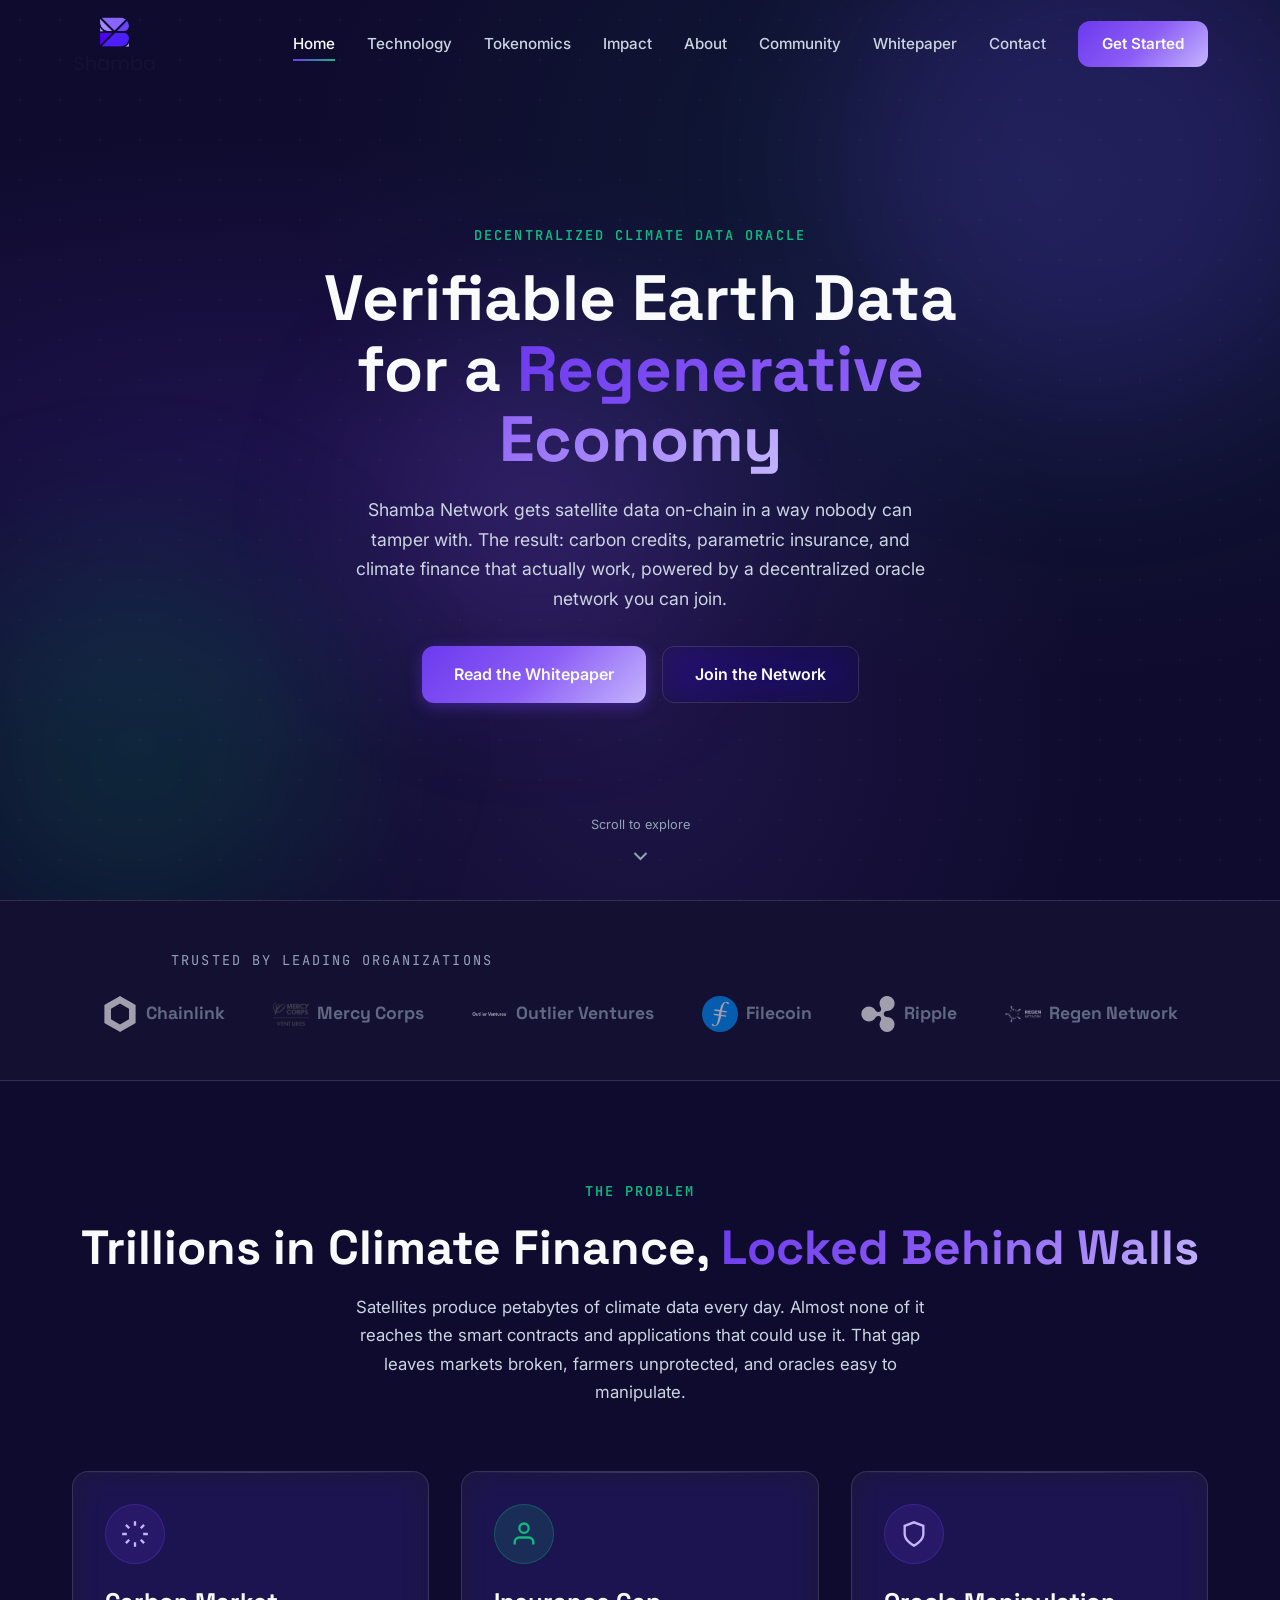
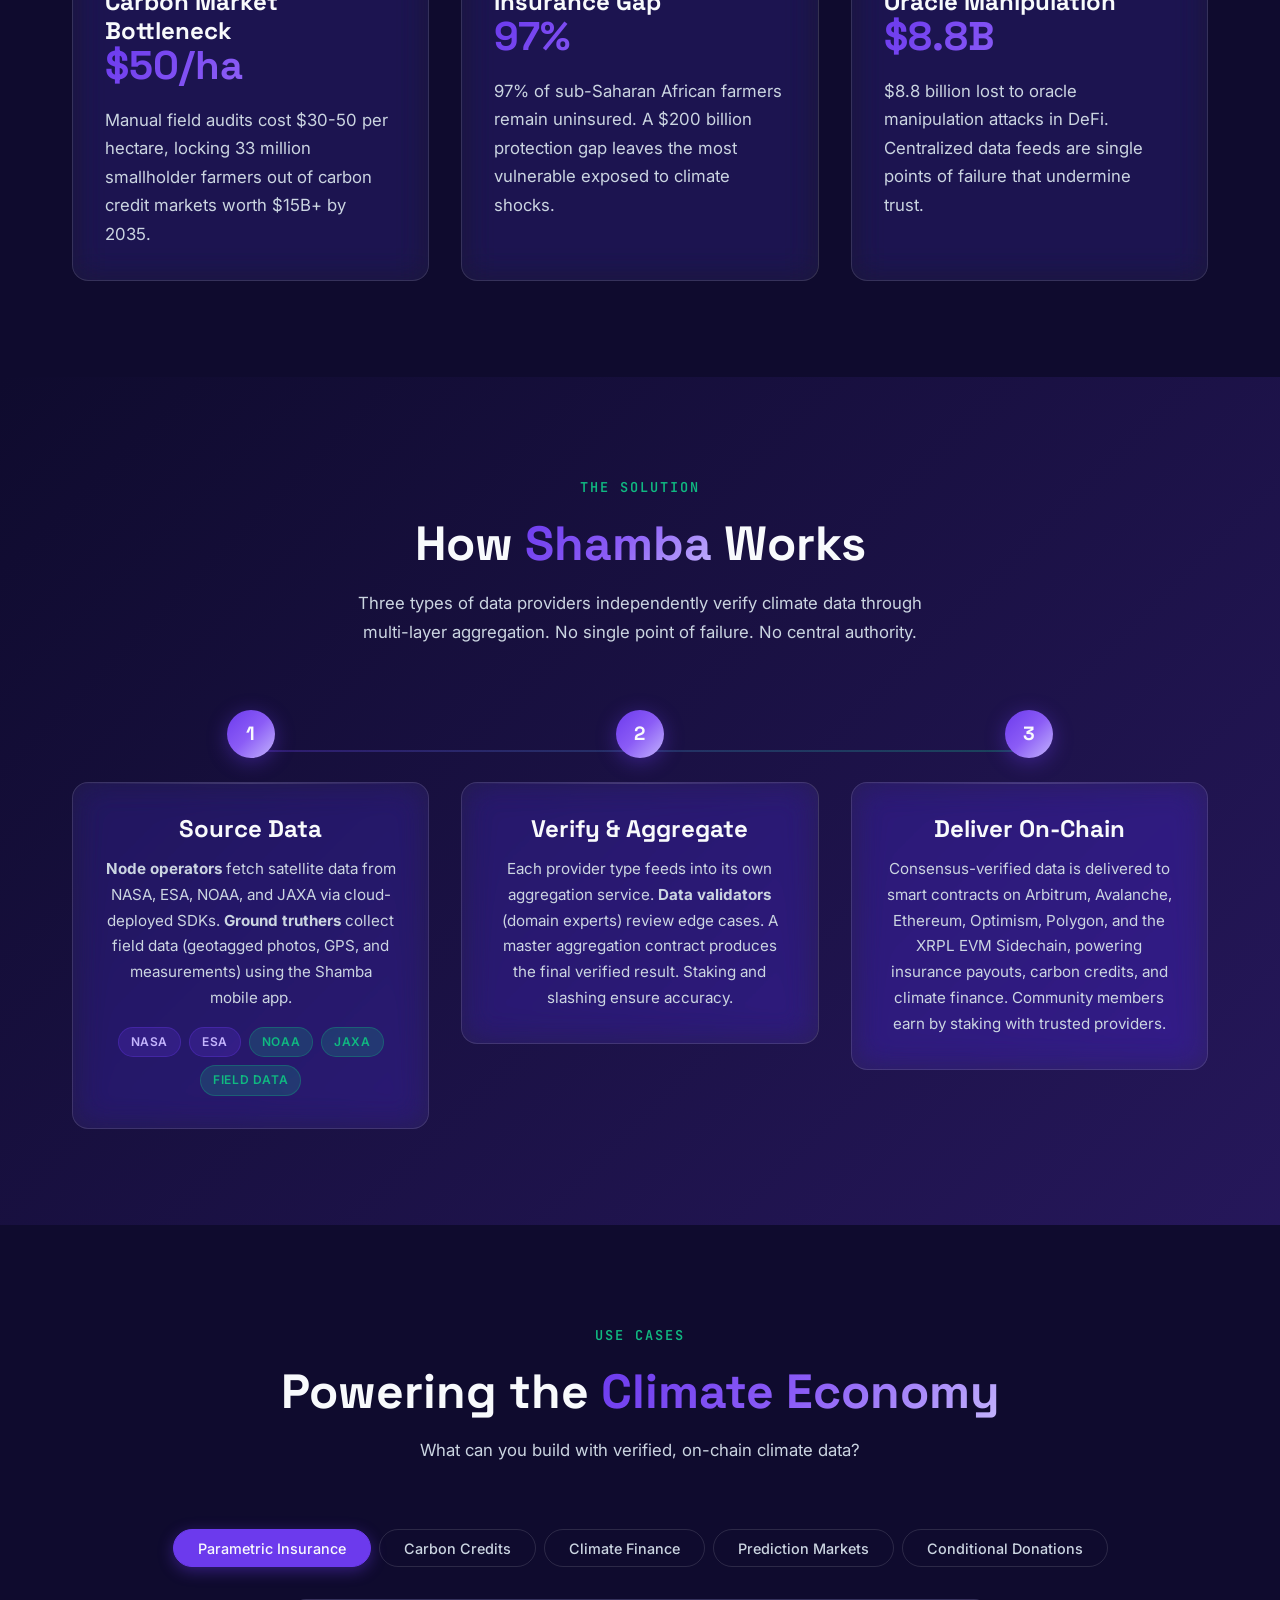
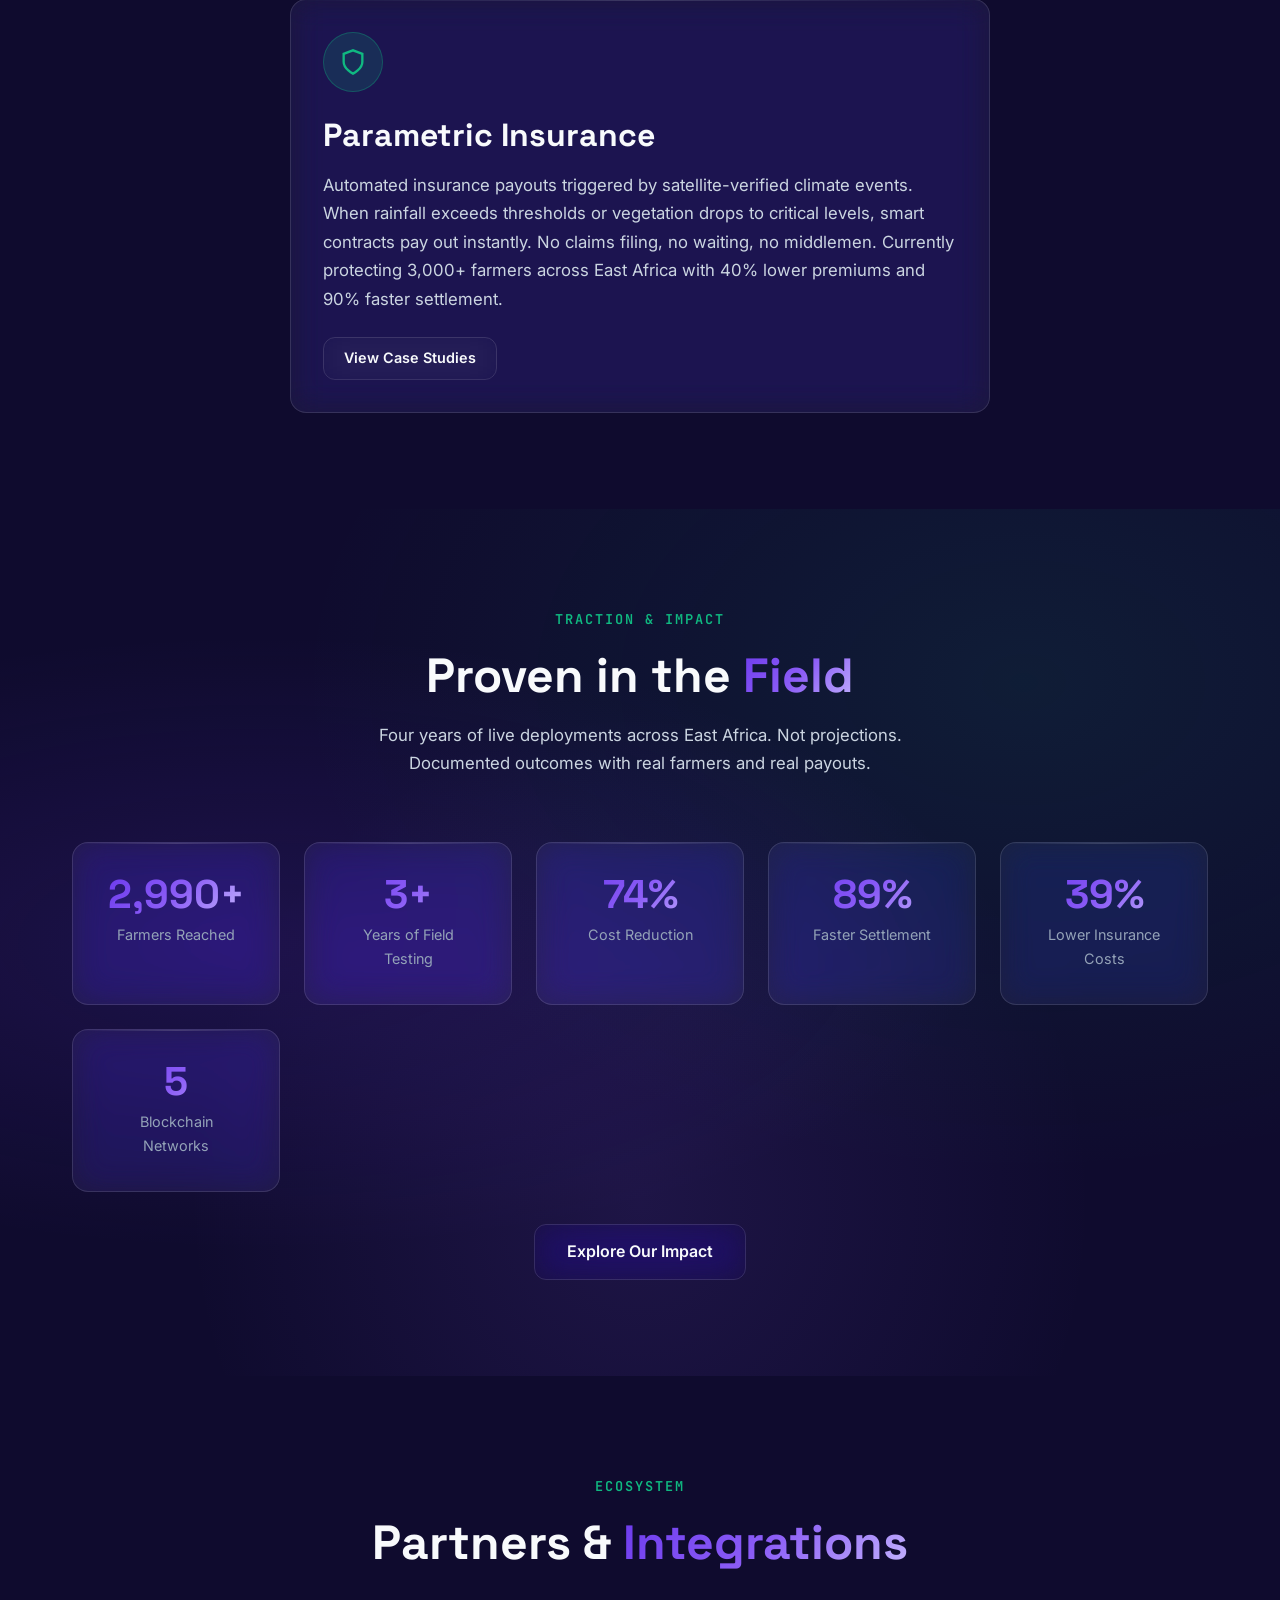
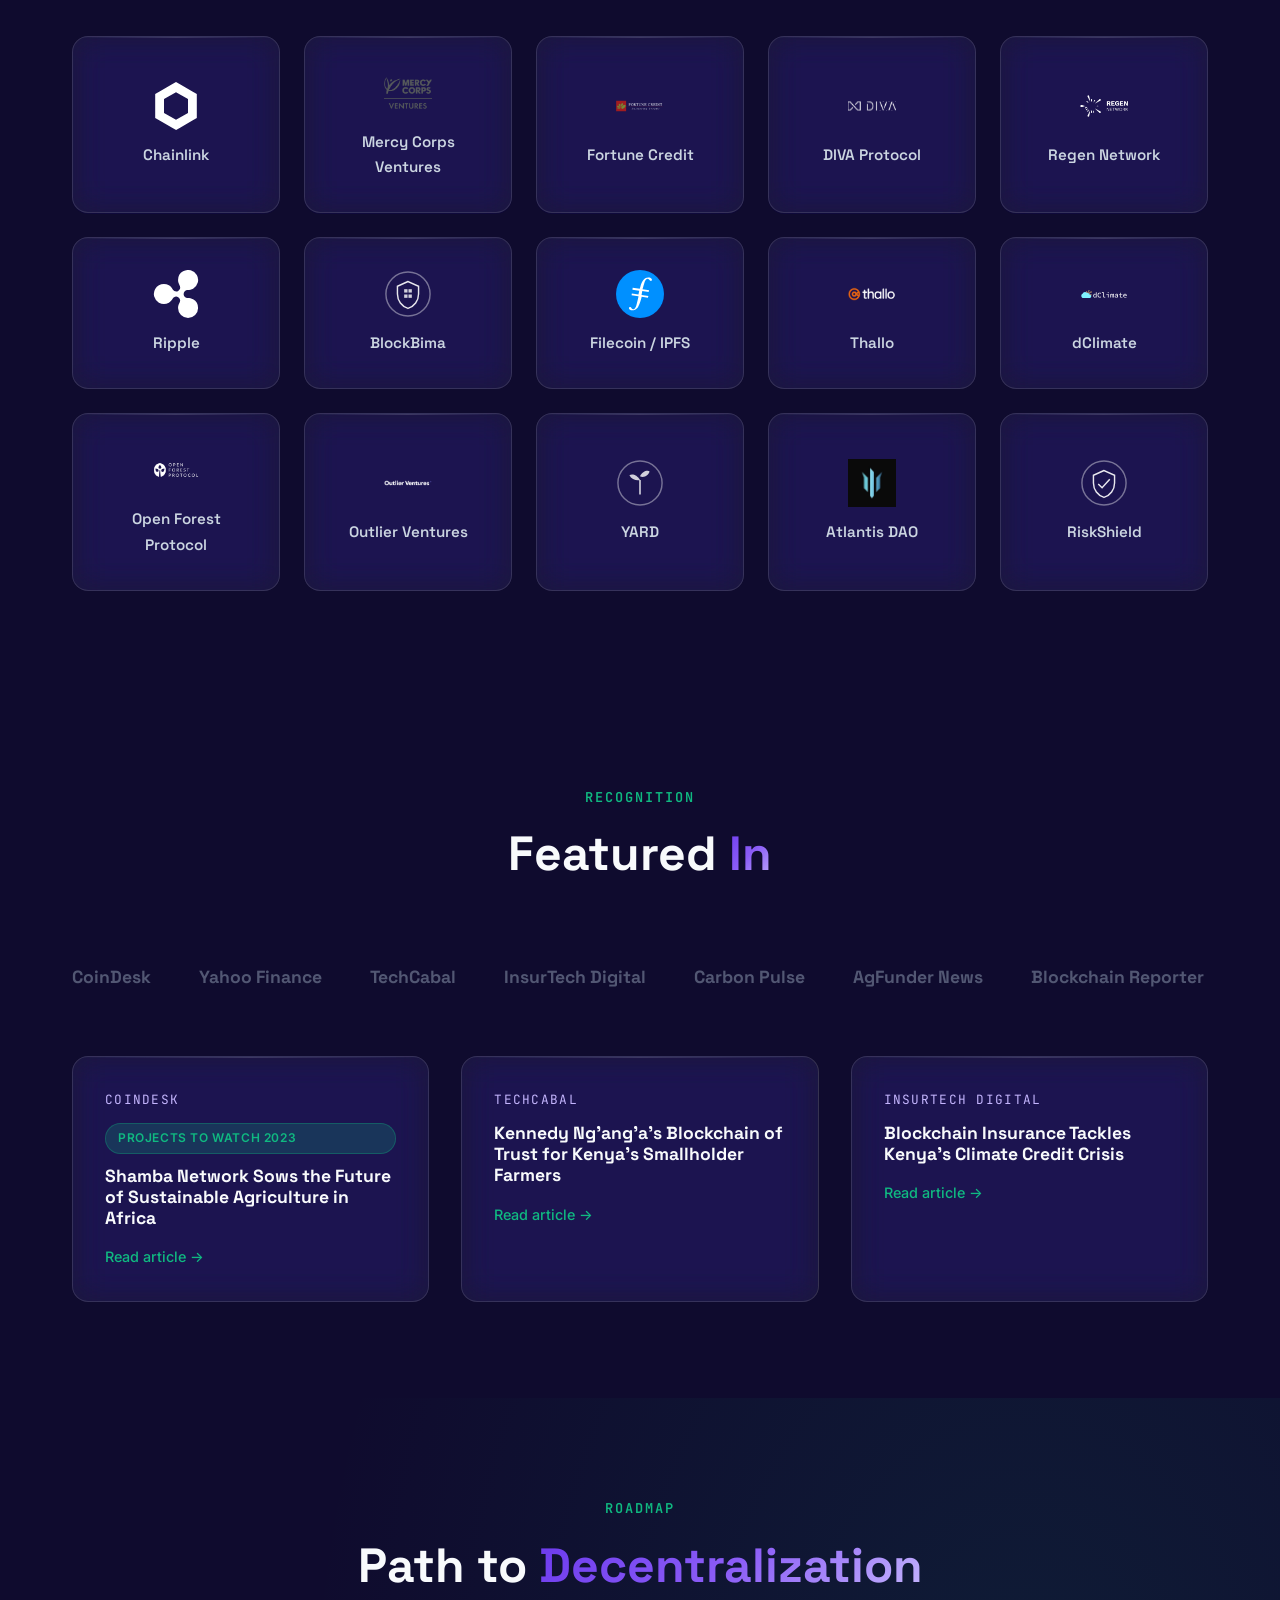
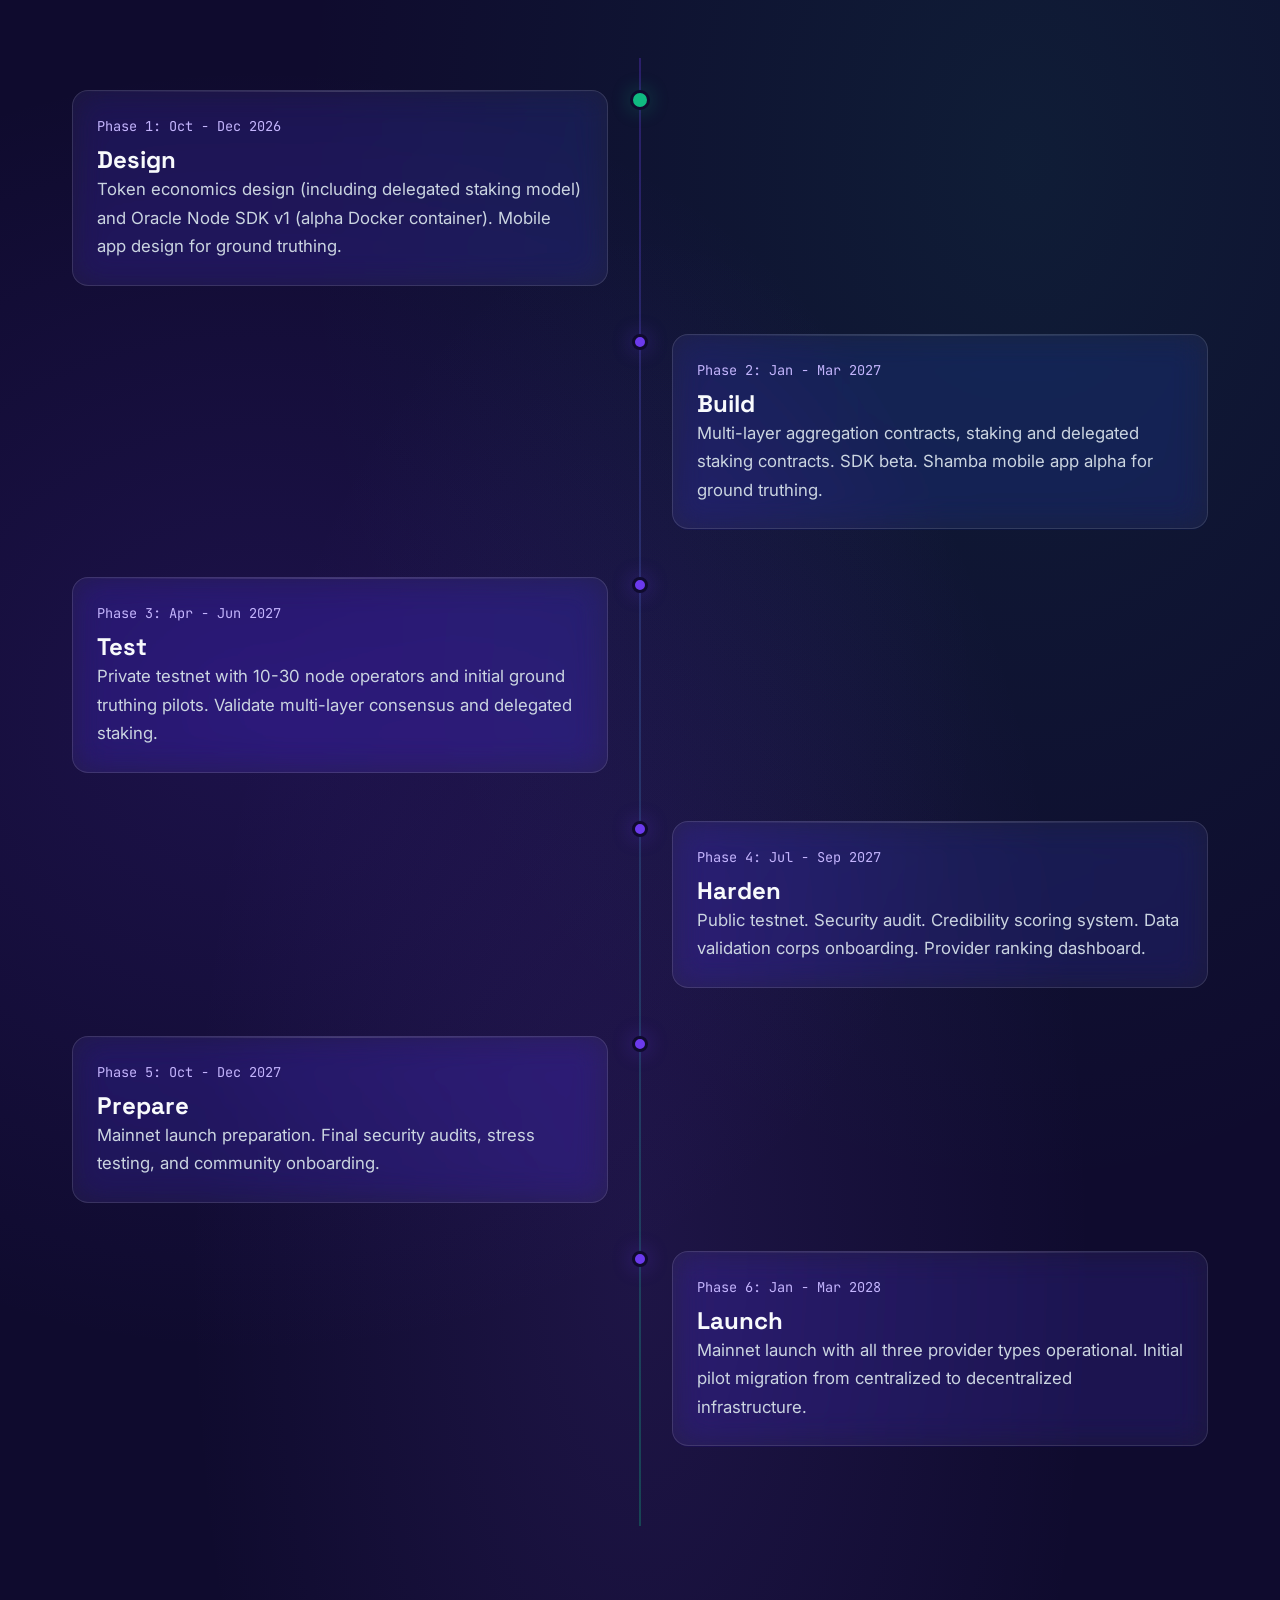
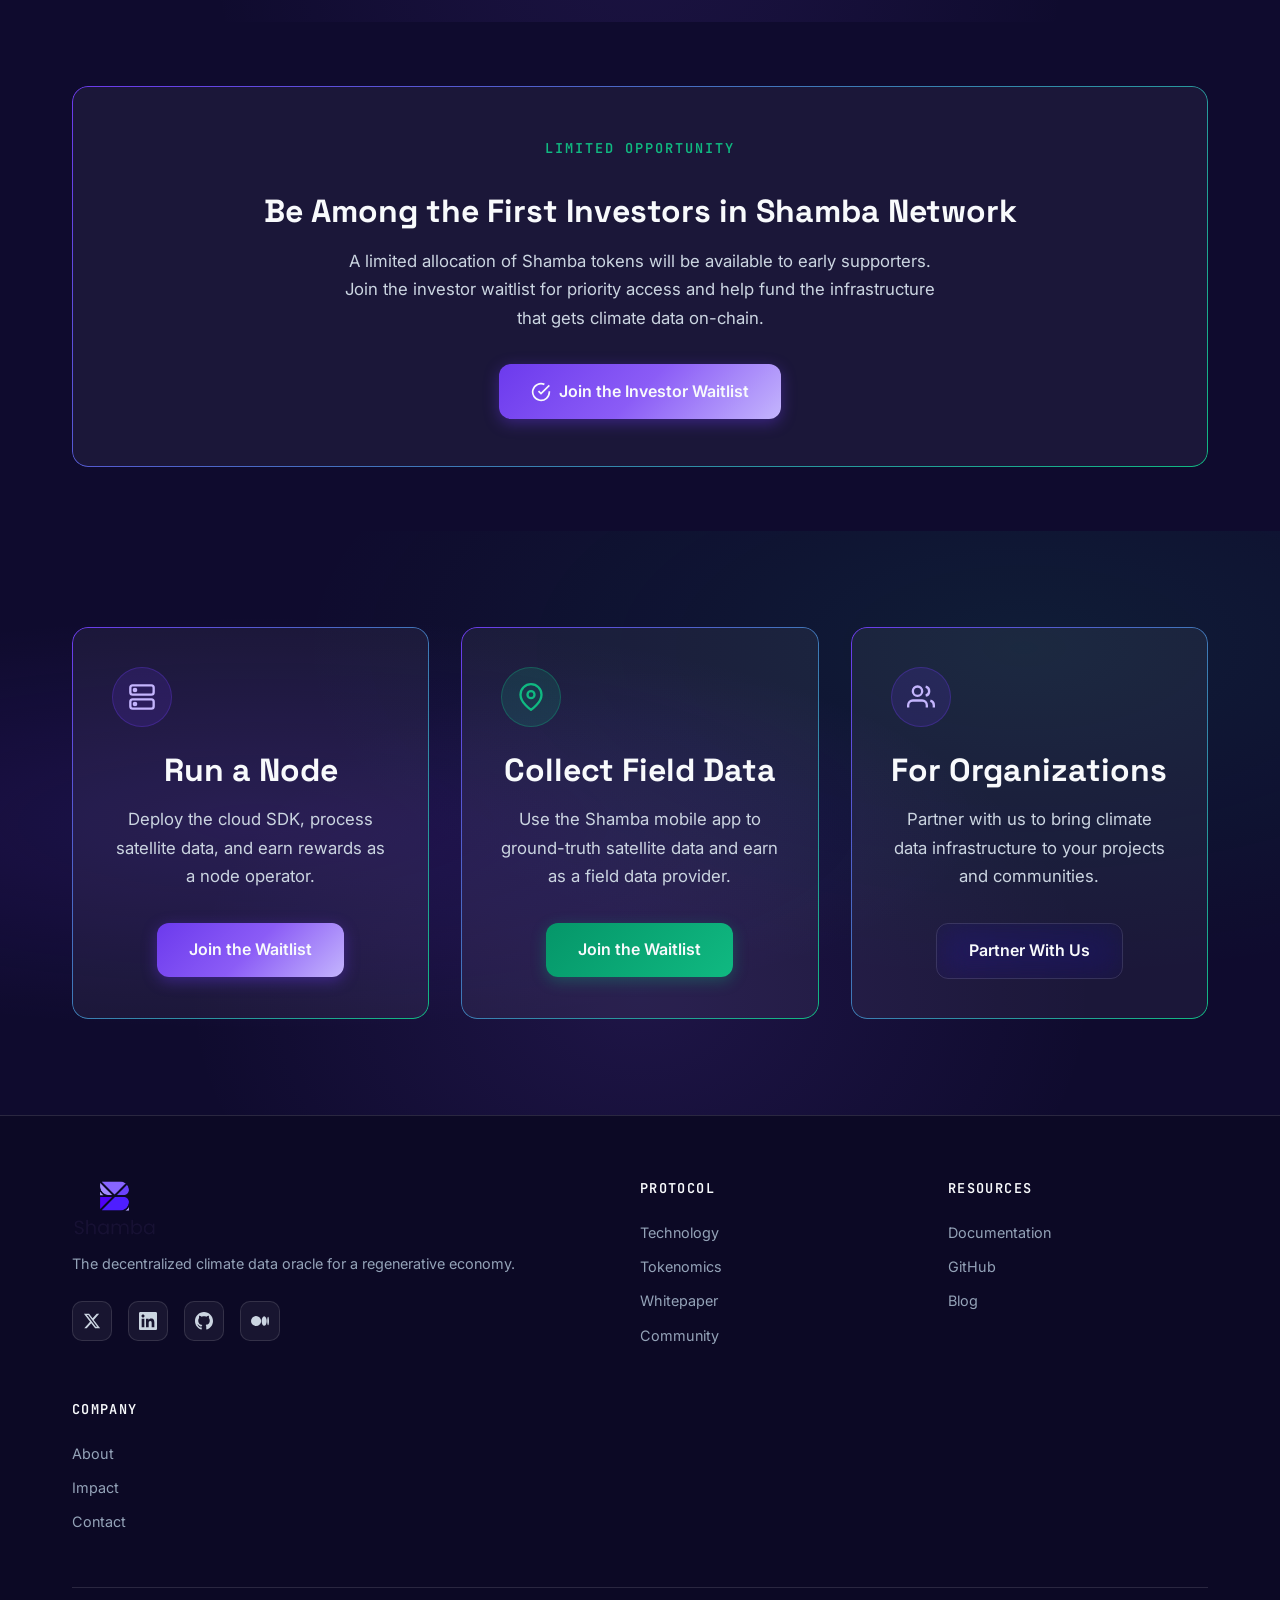
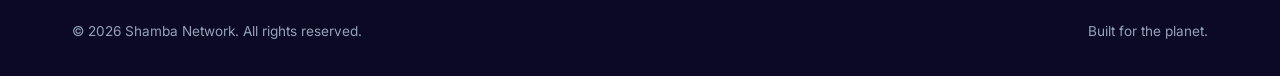
<file: index.html>
<!DOCTYPE html>
<html lang="en">
<head>
  <meta charset="UTF-8">
  <meta name="viewport" content="width=device-width, initial-scale=1.0">
  <title>Shamba Network - The Decentralized Climate Data Oracle</title>
  <meta name="description" content="Shamba Network is a decentralized climate data oracle that makes Earth observation data verifiable, tamper-proof, and accessible on-chain. Empowering land stewards through impact credits, climate insurance, and regenerative finance.">
  <meta name="keywords" content="climate data oracle, decentralized oracle, dMRV, carbon credits, parametric insurance, Web3, blockchain, satellite data">
  <meta property="og:title" content="Shamba Network - The Decentralized Climate Data Oracle">
  <meta property="og:description" content="Verifiable Earth observation data for a regenerative economy. Decentralized. Open source. Community-governed.">
  <meta property="og:type" content="website">
  <meta property="og:image" content="images/shamba-logo.png">
  <meta name="twitter:card" content="summary_large_image">
  <meta name="twitter:site" content="@shambanetwork">
  <link rel="icon" type="image/png" href="images/shamba-logo.png">
  <link href="https://fonts.googleapis.com/css2?family=Inter:wght@400;500;600;700&family=Space+Grotesk:wght@500;600;700&family=JetBrains+Mono:wght@400;500&display=swap" rel="stylesheet">
  <link rel="stylesheet" href="css/styles.css">
  <link rel="stylesheet" href="css/animations.css">
  <link rel="stylesheet" href="css/responsive.css">
</head>
<body>

  <!-- ===== NAVBAR ===== -->
  <nav class="navbar" role="navigation" aria-label="Main navigation">
    <div class="nav-container">
      <a href="index.html" class="nav-logo">
        <img src="images/shamba-logo.png" alt="Shamba Network" width="180" height="52">
      </a>
      <div class="nav-links">
        <a href="index.html" class="active">Home</a>
        <a href="technology.html">Technology</a>
        <a href="tokenomics.html">Tokenomics</a>
        <a href="impact.html">Impact</a>
        <a href="about.html">About</a>
        <a href="community.html">Community</a>
        <a href="whitepaper.html">Whitepaper</a>
        <a href="contact.html">Contact</a>
        <a href="community.html#get-started" class="nav-cta">Get Started</a>
      </div>
      <button class="mobile-toggle" aria-label="Toggle menu">
        <span></span>
        <span></span>
        <span></span>
      </button>
    </div>
  </nav>

  <!-- ===== HERO ===== -->
  <section class="hero" id="hero">
    <div class="hero-bg"></div>
    <div class="hero-grid"></div>
    <div class="hero-orb hero-orb-1"></div>
    <div class="hero-orb hero-orb-2"></div>
    <div class="hero-orb hero-orb-3"></div>

    <div class="hero-split">
      <div class="hero-content">
        <span class="section-label">Decentralized Climate Data Oracle</span>
        <h1>Verifiable Earth Data for a <span class="text-gradient">Regenerative Economy</span></h1>
        <p>Shamba Network gets satellite data on-chain in a way nobody can tamper with. The result: carbon credits, parametric insurance, and climate finance that actually work, powered by a decentralized oracle network you can join.</p>
        <div class="btn-group">
          <a href="whitepaper.html" class="btn btn-primary">Read the Whitepaper</a>
          <a href="community.html#provider-waitlist" class="btn btn-secondary">Join the Network</a>
        </div>
      </div>
    </div>

    <div class="scroll-indicator">
      <span>Scroll to explore</span>
      <svg width="24" height="24" viewBox="0 0 24 24" fill="none" stroke="currentColor" stroke-width="2"><polyline points="6 9 12 15 18 9"/></svg>
    </div>
  </section>

  <!-- ===== TRUST BAR ===== -->
  <div class="trust-bar">
    <div class="container">
      <p class="trust-bar-label">Trusted by leading organizations</p>
      <div class="trust-logos">
        <span class="trust-logo trust-logo-with-img"><img src="images/logos/chainlink.svg" alt="" class="trust-logo-img">Chainlink</span>
        <span class="trust-logo trust-logo-with-img"><img src="images/logos/mercy-corps.svg" alt="" class="trust-logo-img">Mercy Corps</span>
        <span class="trust-logo trust-logo-with-img"><img src="images/logos/outlier-ventures.svg" alt="" class="trust-logo-img">Outlier Ventures</span>
        <span class="trust-logo trust-logo-with-img"><img src="images/logos/filecoin.svg" alt="" class="trust-logo-img">Filecoin</span>
        <span class="trust-logo trust-logo-with-img"><img src="images/logos/ripple.svg" alt="" class="trust-logo-img">Ripple</span>
        <span class="trust-logo trust-logo-with-img"><img src="images/logos/regen-network.svg" alt="" class="trust-logo-img">Regen Network</span>
      </div>
    </div>
  </div>

  <!-- ===== THE PROBLEM ===== -->
  <section class="section" id="problem">
    <div class="container">
      <div class="section-header reveal">
        <span class="section-label">The Problem</span>
        <h2>Trillions in Climate Finance, <span class="text-gradient">Locked Behind Walls</span></h2>
        <p>Satellites produce petabytes of climate data every day. Almost none of it reaches the smart contracts and applications that could use it. That gap leaves markets broken, farmers unprotected, and oracles easy to manipulate.</p>
      </div>

      <div class="grid-3">
        <!-- Card 1 -->
        <div class="glass-card reveal stagger-1">
          <div class="icon-circle">
            <svg viewBox="0 0 24 24" fill="none" stroke="currentColor" stroke-width="2"><path d="M12 1v4M12 19v4M4.22 4.22l2.83 2.83M16.95 16.95l2.83 2.83M1 12h4M19 12h4M4.22 19.78l2.83-2.83M16.95 7.05l2.83-2.83"/></svg>
          </div>
          <h4>Carbon Market Bottleneck</h4>
          <div class="stat-number" data-count="50" data-prefix="$" data-suffix="/ha">$0</div>
          <p style="margin-top:0.75rem;">Manual field audits cost $30-50 per hectare, locking 33 million smallholder farmers out of carbon credit markets worth $15B+ by 2035.</p>
        </div>

        <!-- Card 2 -->
        <div class="glass-card reveal stagger-2">
          <div class="icon-circle icon-circle-green">
            <svg viewBox="0 0 24 24" fill="none" stroke="currentColor" stroke-width="2"><path d="M20 21v-2a4 4 0 0 0-4-4H8a4 4 0 0 0-4 4v2"/><circle cx="12" cy="7" r="4"/></svg>
          </div>
          <h4>Insurance Gap</h4>
          <div class="stat-number" data-count="97" data-suffix="%">0%</div>
          <p style="margin-top:0.75rem;">97% of sub-Saharan African farmers remain uninsured. A $200 billion protection gap leaves the most vulnerable exposed to climate shocks.</p>
        </div>

        <!-- Card 3 -->
        <div class="glass-card reveal stagger-3">
          <div class="icon-circle">
            <svg viewBox="0 0 24 24" fill="none" stroke="currentColor" stroke-width="2"><path d="M12 22s8-4 8-10V5l-8-3-8 3v7c0 6 8 10 8 10z"/></svg>
          </div>
          <h4>Oracle Manipulation</h4>
          <div class="stat-number" data-count="8.8" data-prefix="$" data-suffix="B">$0</div>
          <p style="margin-top:0.75rem;">$8.8 billion lost to oracle manipulation attacks in DeFi. Centralized data feeds are single points of failure that undermine trust.</p>
        </div>
      </div>
    </div>
  </section>

  <!-- ===== THE SOLUTION ===== -->
  <section class="section animated-gradient-bg" id="solution">
    <div class="container">
      <div class="section-header reveal">
        <span class="section-label">The Solution</span>
        <h2>How <span class="text-gradient">Shamba</span> Works</h2>
        <p>Three types of data providers independently verify climate data through multi-layer aggregation. No single point of failure. No central authority.</p>
      </div>

      <div class="steps reveal">
        <div class="step">
          <div class="step-number">1</div>
          <div class="glass-card">
            <h4>Source Data</h4>
            <p><strong>Node operators</strong> fetch satellite data from NASA, ESA, NOAA, and JAXA via cloud-deployed SDKs. <strong>Ground truthers</strong> collect field data (geotagged photos, GPS, and measurements) using the Shamba mobile app.</p>
            <div style="margin-top:1rem; display:flex; gap:0.5rem; justify-content:center; flex-wrap:wrap;">
              <span class="badge badge-purple">NASA</span>
              <span class="badge badge-purple">ESA</span>
              <span class="badge badge-green">NOAA</span>
              <span class="badge badge-green">JAXA</span>
              <span class="badge badge-green">Field Data</span>
            </div>
          </div>
        </div>

        <div class="step">
          <div class="step-number">2</div>
          <div class="glass-card">
            <h4>Verify &amp; Aggregate</h4>
            <p>Each provider type feeds into its own aggregation service. <strong>Data validators</strong> (domain experts) review edge cases. A master aggregation contract produces the final verified result. Staking and slashing ensure accuracy.</p>
          </div>
        </div>

        <div class="step">
          <div class="step-number">3</div>
          <div class="glass-card">
            <h4>Deliver On-Chain</h4>
            <p>Consensus-verified data is delivered to smart contracts on Arbitrum, Avalanche, Ethereum, Optimism, Polygon, and the XRPL EVM Sidechain, powering insurance payouts, carbon credits, and climate finance. Community members earn by staking with trusted providers.</p>
          </div>
        </div>
      </div>
    </div>
  </section>

  <!-- ===== USE CASES ===== -->
  <section class="section" id="use-cases">
    <div class="container">
      <div class="section-header reveal">
        <span class="section-label">Use Cases</span>
        <h2>Powering the <span class="text-gradient">Climate Economy</span></h2>
        <p>What can you build with verified, on-chain climate data?</p>
      </div>

      <div class="tabs reveal">
        <button class="tab-btn active" data-tab="tab-insurance">Parametric Insurance</button>
        <button class="tab-btn" data-tab="tab-carbon">Carbon Credits</button>
        <button class="tab-btn" data-tab="tab-finance">Climate Finance</button>
        <button class="tab-btn" data-tab="tab-prediction">Prediction Markets</button>
        <button class="tab-btn" data-tab="tab-donations">Conditional Donations</button>
      </div>

      <div id="tab-insurance" class="tab-panel active">
        <div class="glass-card" style="max-width:700px;margin:0 auto;">
          <div class="icon-circle icon-circle-green">
            <svg viewBox="0 0 24 24" fill="none" stroke="currentColor" stroke-width="2"><path d="M12 22s8-4 8-10V5l-8-3-8 3v7c0 6 8 10 8 10z"/></svg>
          </div>
          <h3>Parametric Insurance</h3>
          <p style="margin-top:1rem;">Automated insurance payouts triggered by satellite-verified climate events. When rainfall exceeds thresholds or vegetation drops to critical levels, smart contracts pay out instantly. No claims filing, no waiting, no middlemen. Currently protecting 3,000+ farmers across East Africa with 40% lower premiums and 90% faster settlement.</p>
          <a href="impact.html" class="btn btn-sm btn-secondary" style="margin-top:1.5rem;">View Case Studies</a>
        </div>
      </div>

      <div id="tab-carbon" class="tab-panel">
        <div class="glass-card" style="max-width:700px;margin:0 auto;">
          <div class="icon-circle">
            <svg viewBox="0 0 24 24" fill="none" stroke="currentColor" stroke-width="2"><circle cx="12" cy="12" r="10"/><path d="M8 14s1.5 2 4 2 4-2 4-2"/><line x1="9" y1="9" x2="9.01" y2="9"/><line x1="15" y1="9" x2="15.01" y2="9"/></svg>
          </div>
          <h3>Carbon Credits & Impact Credits</h3>
          <p style="margin-top:1rem;">Report, validate, tokenize, and monetize ecological impact. Shamba's dMRV pipeline enables smallholder farmers to create carbon credits from sustainable practices, verified by satellite, issued on-chain, tradeable on carbon marketplaces. Eliminates the $30-50/hectare cost of manual field audits.</p>
          <a href="impact.html" class="btn btn-sm btn-secondary" style="margin-top:1.5rem;">View Case Studies</a>
        </div>
      </div>

      <div id="tab-finance" class="tab-panel">
        <div class="glass-card" style="max-width:700px;margin:0 auto;">
          <div class="icon-circle icon-circle-green">
            <svg viewBox="0 0 24 24" fill="none" stroke="currentColor" stroke-width="2"><line x1="12" y1="1" x2="12" y2="23"/><path d="M17 5H9.5a3.5 3.5 0 0 0 0 7h5a3.5 3.5 0 0 1 0 7H6"/></svg>
          </div>
          <h3>Climate Finance & Green Bonds</h3>
          <p style="margin-top:1rem;">Verifiable ecological data for green bonds, climate-linked loans, and impact investing. Lenders can automatically adjust terms based on satellite-verified environmental outcomes. Enables climate finance to flow directly to the communities creating ecological value.</p>
          <a href="technology.html" class="btn btn-sm btn-secondary" style="margin-top:1.5rem;">Learn More</a>
        </div>
      </div>

      <div id="tab-prediction" class="tab-panel">
        <div class="glass-card" style="max-width:700px;margin:0 auto;">
          <div class="icon-circle">
            <svg viewBox="0 0 24 24" fill="none" stroke="currentColor" stroke-width="2"><polyline points="22 12 18 12 15 21 9 3 6 12 2 12"/></svg>
          </div>
          <h3>Prediction Markets</h3>
          <p style="margin-top:1rem;">Prediction markets grew to $63.5 billion in 2025 trading volume, and they need reliable, decentralized data feeds for climate events, crop yields, and environmental outcomes. Shamba provides tamper-proof resolution data that no single party can manipulate.</p>
          <a href="technology.html" class="btn btn-sm btn-secondary" style="margin-top:1.5rem;">Learn More</a>
        </div>
      </div>

      <div id="tab-donations" class="tab-panel">
        <div class="glass-card" style="max-width:700px;margin:0 auto;">
          <div class="icon-circle icon-circle-green">
            <svg viewBox="0 0 24 24" fill="none" stroke="currentColor" stroke-width="2"><path d="M20.84 4.61a5.5 5.5 0 0 0-7.78 0L12 5.67l-1.06-1.06a5.5 5.5 0 0 0-7.78 7.78l1.06 1.06L12 21.23l7.78-7.78 1.06-1.06a5.5 5.5 0 0 0 0-7.78z"/></svg>
          </div>
          <h3>Conditional Donations</h3>
          <p style="margin-top:1rem;">Donor funds held in smart contracts and released only when satellite data confirms communities are affected by climate events. Proven in the DIVA Donate pilot: USDT disbursed to drought-affected pastoralists when pasture conditions hit distress levels. Transparent, accountable, automated.</p>
          <a href="impact.html" class="btn btn-sm btn-secondary" style="margin-top:1.5rem;">View Case Studies</a>
        </div>
      </div>
    </div>
  </section>

  <!-- ===== TRACTION & IMPACT ===== -->
  <section class="section" id="traction" style="background: var(--gradient-mesh);">
    <div class="container">
      <div class="section-header reveal">
        <span class="section-label">Traction & Impact</span>
        <h2>Proven in the <span class="text-gradient">Field</span></h2>
        <p>Four years of live deployments across East Africa. Not projections. Documented outcomes with real farmers and real payouts.</p>
      </div>

      <div class="stat-grid reveal">
        <div class="stat-card glass-card">
          <div class="stat-number" data-count="3000" data-suffix="+">0</div>
          <div class="stat-label">Farmers Reached</div>
        </div>
        <div class="stat-card glass-card">
          <div class="stat-number" data-count="4" data-suffix="+">0</div>
          <div class="stat-label">Years of Field Testing</div>
        </div>
        <div class="stat-card glass-card">
          <div class="stat-number" data-count="75" data-suffix="%">0</div>
          <div class="stat-label">Cost Reduction</div>
        </div>
        <div class="stat-card glass-card">
          <div class="stat-number" data-count="90" data-suffix="%">0</div>
          <div class="stat-label">Faster Settlement</div>
        </div>
        <div class="stat-card glass-card">
          <div class="stat-number" data-count="40" data-suffix="%">0</div>
          <div class="stat-label">Lower Insurance Costs</div>
        </div>
        <div class="stat-card glass-card">
          <div class="stat-number" data-count="6">0</div>
          <div class="stat-label">Blockchain Networks</div>
        </div>
      </div>

      <div style="text-align:center; margin-top:2rem;" class="reveal">
        <a href="impact.html" class="btn btn-secondary">Explore Our Impact</a>
      </div>
    </div>
  </section>

  <!-- ===== ECOSYSTEM & PARTNERS ===== -->
  <section class="section" id="partners">
    <div class="container">
      <div class="section-header reveal">
        <span class="section-label">Ecosystem</span>
        <h2>Partners & <span class="text-gradient">Integrations</span></h2>
      </div>

      <div class="partner-grid reveal">
        <div class="glass-card partner-card"><img src="images/logos/chainlink.svg" alt="Chainlink" class="partner-logo"><span>Chainlink</span></div>
        <div class="glass-card partner-card"><img src="images/logos/mercy-corps.svg" alt="Mercy Corps" class="partner-logo"><span>Mercy Corps Ventures</span></div>
        <div class="glass-card partner-card"><img src="images/logos/fortune-credit.svg" alt="Fortune Credit" class="partner-logo"><span>Fortune Credit</span></div>
        <div class="glass-card partner-card"><img src="images/logos/diva-protocol.svg" alt="DIVA Protocol" class="partner-logo"><span>DIVA Protocol</span></div>
        <div class="glass-card partner-card"><img src="images/logos/regen-network.svg" alt="Regen Network" class="partner-logo"><span>Regen Network</span></div>
        <div class="glass-card partner-card"><img src="images/logos/ripple.svg" alt="Ripple" class="partner-logo"><span>Ripple</span></div>
        <div class="glass-card partner-card"><img src="images/logos/blockbima.svg" alt="BlockBima" class="partner-logo"><span>BlockBima</span></div>
        <div class="glass-card partner-card"><img src="images/logos/filecoin.svg" alt="Filecoin" class="partner-logo"><span>Filecoin / IPFS</span></div>
        <div class="glass-card partner-card"><img src="images/logos/thallo.svg" alt="Thallo" class="partner-logo"><span>Thallo</span></div>
        <div class="glass-card partner-card"><img src="images/logos/dclimate.svg" alt="dClimate" class="partner-logo"><span>dClimate</span></div>
        <div class="glass-card partner-card"><img src="images/logos/open-forest-protocol.svg" alt="Open Forest Protocol" class="partner-logo"><span>Open Forest Protocol</span></div>
        <div class="glass-card partner-card"><img src="images/logos/outlier-ventures.svg" alt="Outlier Ventures" class="partner-logo"><span>Outlier Ventures</span></div>
        <div class="glass-card partner-card"><img src="images/logos/yard.svg" alt="YARD" class="partner-logo"><span>YARD</span></div>
        <div class="glass-card partner-card"><img src="images/logos/atlantis-dao.svg" alt="Atlantis DAO" class="partner-logo"><span>Atlantis DAO</span></div>
        <div class="glass-card partner-card"><img src="images/logos/riskshield.svg" alt="RiskShield" class="partner-logo"><span>RiskShield</span></div>
      </div>
    </div>
  </section>

  <!-- ===== MEDIA & RECOGNITION ===== -->
  <section class="section" id="media">
    <div class="container">
      <div class="section-header reveal">
        <span class="section-label">Recognition</span>
        <h2>Featured <span class="text-gradient">In</span></h2>
      </div>

      <!-- Media ticker -->
      <div class="media-scroll reveal" style="margin-bottom:3rem;">
        <div class="media-scroll-inner">
          <span class="media-logo">CoinDesk</span>
          <span class="media-logo">Yahoo Finance</span>
          <span class="media-logo">TechCabal</span>
          <span class="media-logo">InsurTech Digital</span>
          <span class="media-logo">Carbon Pulse</span>
          <span class="media-logo">AgFunder News</span>
          <span class="media-logo">Blockchain Reporter</span>
          <span class="media-logo">BSC News</span>
          <!-- Duplicate for seamless scroll -->
          <span class="media-logo">CoinDesk</span>
          <span class="media-logo">Yahoo Finance</span>
          <span class="media-logo">TechCabal</span>
          <span class="media-logo">InsurTech Digital</span>
          <span class="media-logo">Carbon Pulse</span>
          <span class="media-logo">AgFunder News</span>
          <span class="media-logo">Blockchain Reporter</span>
          <span class="media-logo">BSC News</span>
        </div>
      </div>

      <!-- Featured articles -->
      <div class="grid-3 reveal">
        <a href="https://www.coindesk.com/consensus-magazine/2023/04/17/shamba-network-ecological-data-oracle" target="_blank" rel="noopener" class="glass-card article-card">
          <div class="article-source">CoinDesk</div>
          <span class="badge badge-green" style="margin-bottom:0.75rem;">Projects to Watch 2023</span>
          <h4>Shamba Network Sows the Future of Sustainable Agriculture in Africa</h4>
          <span class="article-link">Read article &rarr;</span>
        </a>

        <a href="https://techcabal.com/2023/01/18/kennedy-ngangas-blockchain-of-trust-for-kenyas-smallholder-farmers/" target="_blank" rel="noopener" class="glass-card article-card">
          <div class="article-source">TechCabal</div>
          <h4>Kennedy Ng'ang'a's Blockchain of Trust for Kenya's Smallholder Farmers</h4>
          <span class="article-link">Read article &rarr;</span>
        </a>

        <a href="https://insurtechdigital.com/news/blockchain-insurance-tackles-kenyas-climate-credit-crisis" target="_blank" rel="noopener" class="glass-card article-card">
          <div class="article-source">InsurTech Digital</div>
          <h4>Blockchain Insurance Tackles Kenya's Climate Credit Crisis</h4>
          <span class="article-link">Read article &rarr;</span>
        </a>
      </div>
    </div>
  </section>

  <!-- ===== ROADMAP ===== -->
  <section class="section" id="roadmap" style="background: var(--gradient-mesh);">
    <div class="container">
      <div class="section-header reveal">
        <span class="section-label">Roadmap</span>
        <h2>Path to <span class="text-gradient">Decentralization</span></h2>
      </div>

      <div class="timeline reveal">
        <!-- Phase 1 -->
        <div class="timeline-item">
          <div class="timeline-dot active"></div>
          <div class="glass-card timeline-content">
            <div class="timeline-date">Phase 1: Oct - Dec 2026</div>
            <h4>Design</h4>
            <p>Token economics design (including delegated staking model) and Oracle Node SDK v1 (alpha Docker container). Mobile app design for ground truthing.</p>
          </div>
        </div>

        <!-- Phase 2 -->
        <div class="timeline-item">
          <div class="timeline-dot"></div>
          <div class="glass-card timeline-content">
            <div class="timeline-date">Phase 2: Jan - Mar 2027</div>
            <h4>Build</h4>
            <p>Multi-layer aggregation contracts, staking and delegated staking contracts. SDK beta. Shamba mobile app alpha for ground truthing.</p>
          </div>
        </div>

        <!-- Phase 3 -->
        <div class="timeline-item">
          <div class="timeline-dot"></div>
          <div class="glass-card timeline-content">
            <div class="timeline-date">Phase 3: Apr - Jun 2027</div>
            <h4>Test</h4>
            <p>Private testnet with 10-30 node operators and initial ground truthing pilots. Validate multi-layer consensus and delegated staking.</p>
          </div>
        </div>

        <!-- Phase 4 -->
        <div class="timeline-item">
          <div class="timeline-dot"></div>
          <div class="glass-card timeline-content">
            <div class="timeline-date">Phase 4: Jul - Sep 2027</div>
            <h4>Harden</h4>
            <p>Public testnet. Security audit. Credibility scoring system. Data validation corps onboarding. Provider ranking dashboard.</p>
          </div>
        </div>

        <!-- Phase 5 -->
        <div class="timeline-item">
          <div class="timeline-dot"></div>
          <div class="glass-card timeline-content">
            <div class="timeline-date">Phase 5: Oct - Dec 2027</div>
            <h4>Prepare</h4>
            <p>Mainnet launch preparation. Final security audits, stress testing, and community onboarding.</p>
          </div>
        </div>

        <!-- Phase 6 -->
        <div class="timeline-item">
          <div class="timeline-dot"></div>
          <div class="glass-card timeline-content">
            <div class="timeline-date">Phase 6: Jan - Mar 2028</div>
            <h4>Launch</h4>
            <p>Mainnet launch with all three provider types operational. Initial pilot migration from centralized to decentralized infrastructure.</p>
          </div>
        </div>
      </div>
    </div>
  </section>

  <!-- ===== TOKEN WAITLIST BANNER ===== -->
  <section class="section" id="invest" style="padding-top: 4rem; padding-bottom: 4rem;">
    <div class="container">
      <div class="glass-gradient-border reveal" style="padding: 3rem; text-align: center;">
        <span class="section-label">Limited Opportunity</span>
        <h3 style="margin: 1rem 0;">Be Among the First Investors in Shamba Network</h3>
        <p style="margin: 0 auto 2rem; max-width: 600px;">A limited allocation of Shamba tokens will be available to early supporters. Join the investor waitlist for priority access and help fund the infrastructure that gets climate data on-chain.</p>
        <a href="tokenomics.html#waitlist" class="btn btn-primary">
          <svg width="20" height="20" viewBox="0 0 24 24" fill="none" stroke="currentColor" stroke-width="2"><path d="M22 11.08V12a10 10 0 1 1-5.93-9.14"/><polyline points="22 4 12 14.01 9 11.01"/></svg>
          Join the Investor Waitlist
        </a>
      </div>
    </div>
  </section>

  <!-- ===== CTA ===== -->
  <section class="section cta-section" id="cta">
    <div class="container">
      <div class="grid-3 reveal">
        <div class="glass-gradient-border cta-card">
          <div class="icon-circle">
            <svg viewBox="0 0 24 24" fill="none" stroke="currentColor" stroke-width="2"><rect x="2" y="2" width="20" height="8" rx="2"/><rect x="2" y="14" width="20" height="8" rx="2"/><circle cx="6" cy="6" r="1"/><circle cx="6" cy="18" r="1"/></svg>
          </div>
          <h3>Run a Node</h3>
          <p>Deploy the cloud SDK, process satellite data, and earn rewards as a node operator.</p>
          <a href="community.html#provider-waitlist" class="btn btn-primary">Join the Waitlist</a>
        </div>

        <div class="glass-gradient-border cta-card">
          <div class="icon-circle icon-circle-green">
            <svg viewBox="0 0 24 24" fill="none" stroke="currentColor" stroke-width="2"><path d="M21 10c0 7-9 13-9 13s-9-6-9-13a9 9 0 0 1 18 0z"/><circle cx="12" cy="10" r="3"/></svg>
          </div>
          <h3>Collect Field Data</h3>
          <p>Use the Shamba mobile app to ground-truth satellite data and earn as a field data provider.</p>
          <a href="community.html#provider-waitlist" class="btn btn-green">Join the Waitlist</a>
        </div>

        <div class="glass-gradient-border cta-card">
          <div class="icon-circle">
            <svg viewBox="0 0 24 24" fill="none" stroke="currentColor" stroke-width="2"><path d="M17 21v-2a4 4 0 0 0-4-4H5a4 4 0 0 0-4 4v2"/><circle cx="9" cy="7" r="4"/><path d="M23 21v-2a4 4 0 0 0-3-3.87"/><path d="M16 3.13a4 4 0 0 1 0 7.75"/></svg>
          </div>
          <h3>For Organizations</h3>
          <p>Partner with us to bring climate data infrastructure to your projects and communities.</p>
          <a href="contact.html" class="btn btn-secondary">Partner With Us</a>
        </div>
      </div>
    </div>
  </section>

  <!-- ===== FOOTER ===== -->
  <footer class="footer">
    <div class="container">
      <div class="footer-grid">
        <div class="footer-brand">
          <a href="index.html" class="nav-logo">
            <img src="images/shamba-logo.png" alt="Shamba Network" width="160" height="46">
          </a>
          <p>The decentralized climate data oracle for a regenerative economy.</p>
          <div class="footer-social">
            <a href="https://twitter.com/shambanetwork" target="_blank" rel="noopener" aria-label="Twitter">
              <svg viewBox="0 0 24 24" fill="currentColor"><path d="M18.244 2.25h3.308l-7.227 8.26 8.502 11.24H16.17l-5.214-6.817L4.99 21.75H1.68l7.73-8.835L1.254 2.25H8.08l4.713 6.231zm-1.161 17.52h1.833L7.084 4.126H5.117z"/></svg>
            </a>
            <a href="https://ke.linkedin.com/company/shambanetwork" target="_blank" rel="noopener" aria-label="LinkedIn">
              <svg viewBox="0 0 24 24" fill="currentColor"><path d="M20.447 20.452h-3.554v-5.569c0-1.328-.027-3.037-1.852-3.037-1.853 0-2.136 1.445-2.136 2.939v5.667H9.351V9h3.414v1.561h.046c.477-.9 1.637-1.85 3.37-1.85 3.601 0 4.267 2.37 4.267 5.455v6.286zM5.337 7.433c-1.144 0-2.063-.926-2.063-2.065 0-1.138.92-2.063 2.063-2.063 1.14 0 2.064.925 2.064 2.063 0 1.139-.925 2.065-2.064 2.065zm1.782 13.019H3.555V9h3.564v11.452zM22.225 0H1.771C.792 0 0 .774 0 1.729v20.542C0 23.227.792 24 1.771 24h20.451C23.2 24 24 23.227 24 22.271V1.729C24 .774 23.2 0 22.222 0h.003z"/></svg>
            </a>
            <a href="https://github.com/shamba-network" target="_blank" rel="noopener" aria-label="GitHub">
              <svg viewBox="0 0 24 24" fill="currentColor"><path d="M12 0c-6.626 0-12 5.373-12 12 0 5.302 3.438 9.8 8.207 11.387.599.111.793-.261.793-.577v-2.234c-3.338.726-4.033-1.416-4.033-1.416-.546-1.387-1.333-1.756-1.333-1.756-1.089-.745.083-.729.083-.729 1.205.084 1.839 1.237 1.839 1.237 1.07 1.834 2.807 1.304 3.492.997.107-.775.418-1.305.762-1.604-2.665-.305-5.467-1.334-5.467-5.931 0-1.311.469-2.381 1.236-3.221-.124-.303-.535-1.524.117-3.176 0 0 1.008-.322 3.301 1.23.957-.266 1.983-.399 3.003-.404 1.02.005 2.047.138 3.006.404 2.291-1.552 3.297-1.23 3.297-1.23.653 1.653.242 2.874.118 3.176.77.84 1.235 1.911 1.235 3.221 0 4.609-2.807 5.624-5.479 5.921.43.372.823 1.102.823 2.222v3.293c0 .319.192.694.801.576 4.765-1.589 8.199-6.086 8.199-11.386 0-6.627-5.373-12-12-12z"/></svg>
            </a>
            <a href="https://medium.com/@shambanetwork" target="_blank" rel="noopener" aria-label="Medium">
              <svg viewBox="0 0 24 24" fill="currentColor"><path d="M13.54 12a6.8 6.8 0 01-6.77 6.82A6.8 6.8 0 010 12a6.8 6.8 0 016.77-6.82A6.8 6.8 0 0113.54 12zM20.96 12c0 3.54-1.51 6.42-3.38 6.42-1.87 0-3.39-2.88-3.39-6.42s1.52-6.42 3.39-6.42 3.38 2.88 3.38 6.42M24 12c0 3.17-.53 5.75-1.19 5.75-.66 0-1.19-2.58-1.19-5.75s.53-5.75 1.19-5.75C23.47 6.25 24 8.83 24 12z"/></svg>
            </a>
          </div>
        </div>

        <div>
          <h4 class="footer-heading">Protocol</h4>
          <div class="footer-links">
            <a href="technology.html">Technology</a>
            <a href="tokenomics.html">Tokenomics</a>
            <a href="whitepaper.html">Whitepaper</a>
            <a href="community.html">Community</a>
          </div>
        </div>

        <div>
          <h4 class="footer-heading">Resources</h4>
          <div class="footer-links">
            <a href="https://docs.shamba.app" target="_blank" rel="noopener">Documentation</a>
            <a href="https://github.com/shamba-network" target="_blank" rel="noopener">GitHub</a>
            <a href="https://medium.com/@shambanetwork" target="_blank" rel="noopener">Blog</a>
          </div>
        </div>

        <div>
          <h4 class="footer-heading">Company</h4>
          <div class="footer-links">
            <a href="about.html">About</a>
            <a href="impact.html">Impact</a>
            <a href="contact.html">Contact</a>
          </div>
        </div>
      </div>

      <div class="footer-bottom">
        <span>&copy; 2026 Shamba Network. All rights reserved.</span>
        <span>Built for the planet.</span>
      </div>
    </div>
  </footer>

  <script src="js/main.js"></script>
  <script src="js/animations.js"></script>
</body>
</html>
</file>
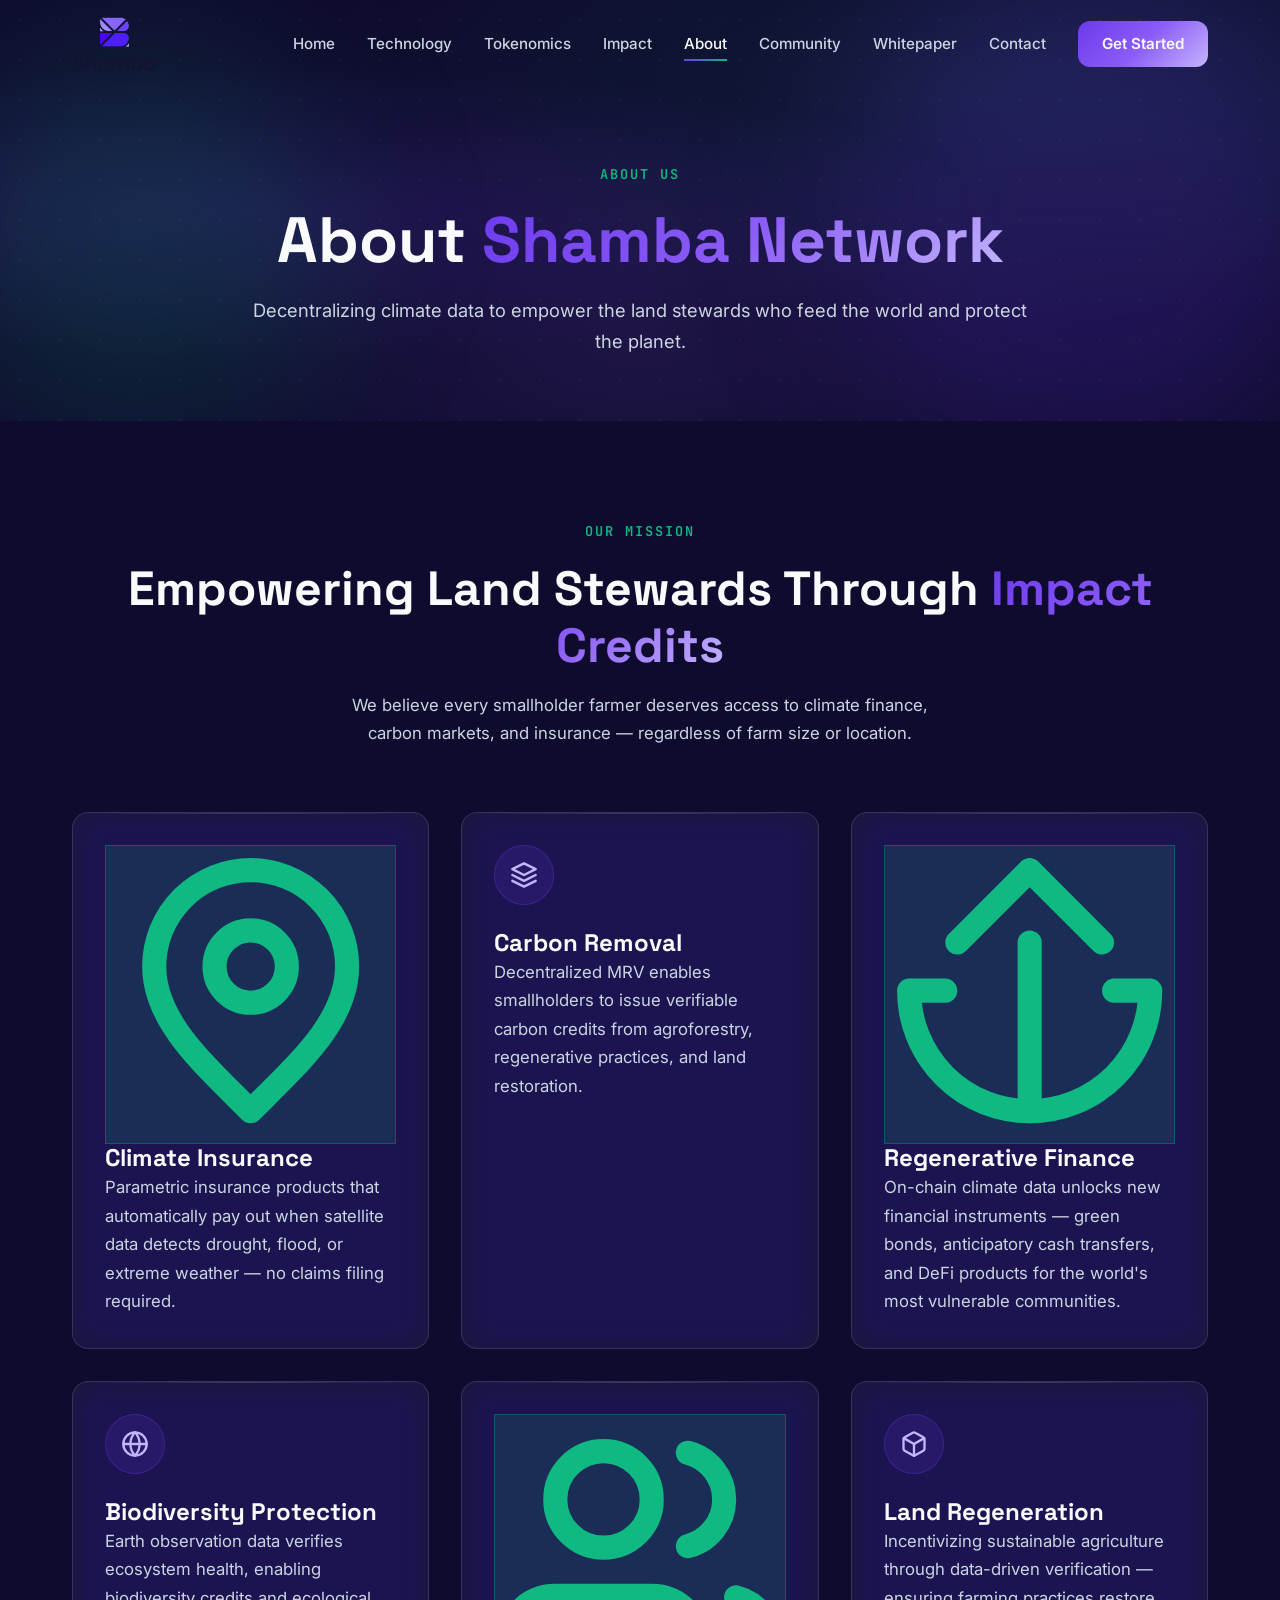
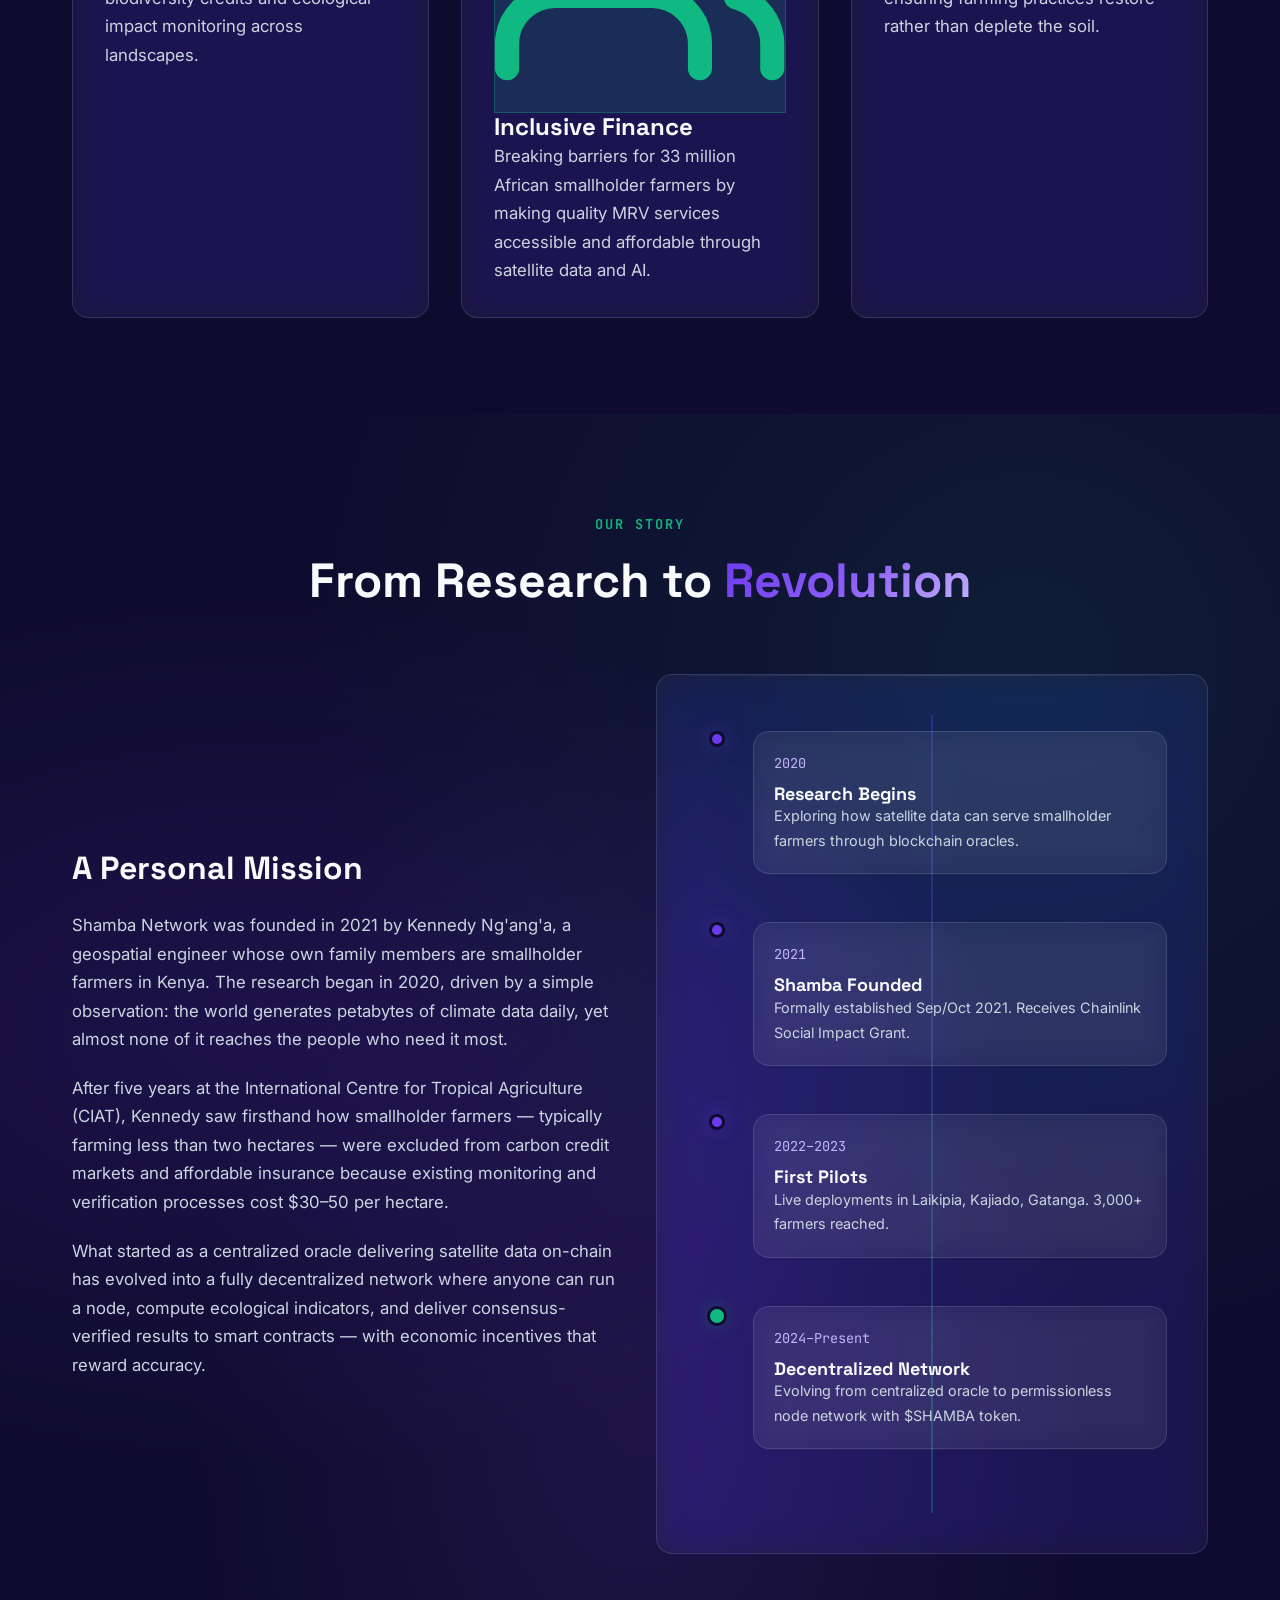
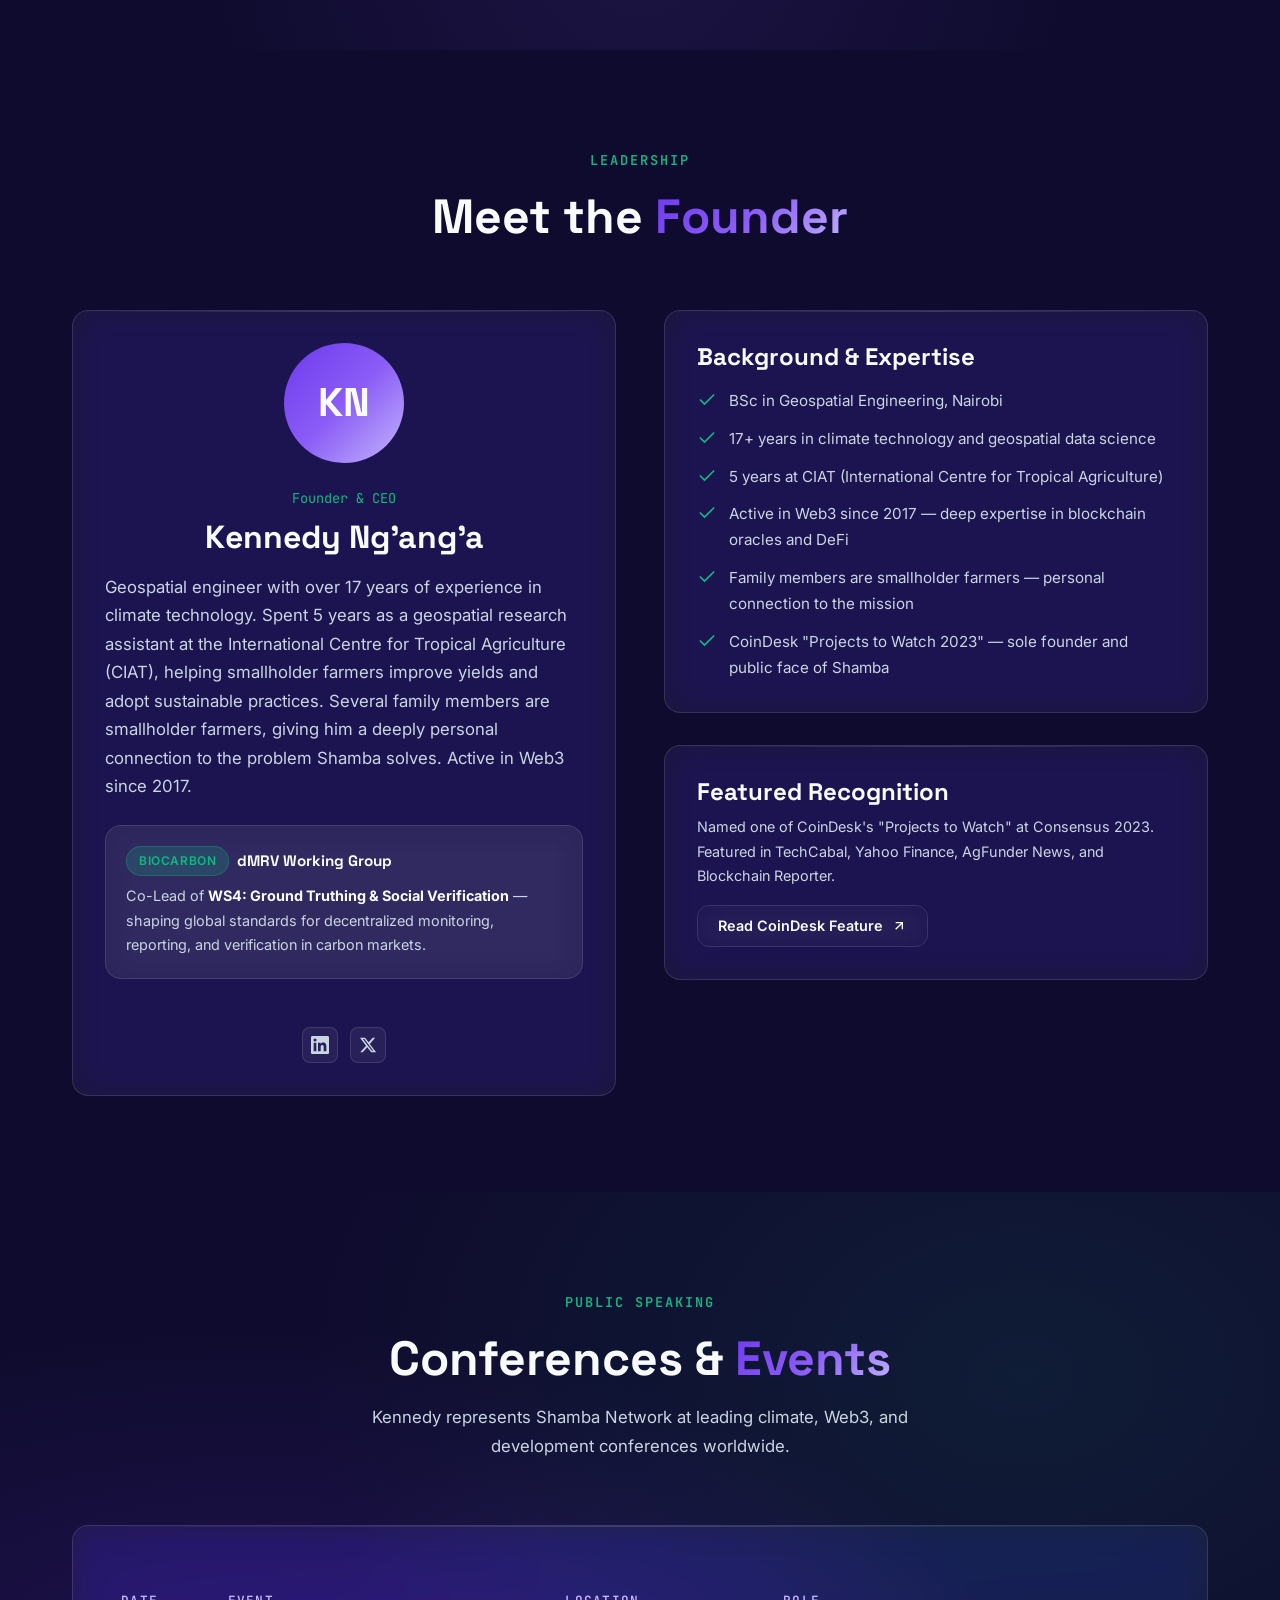
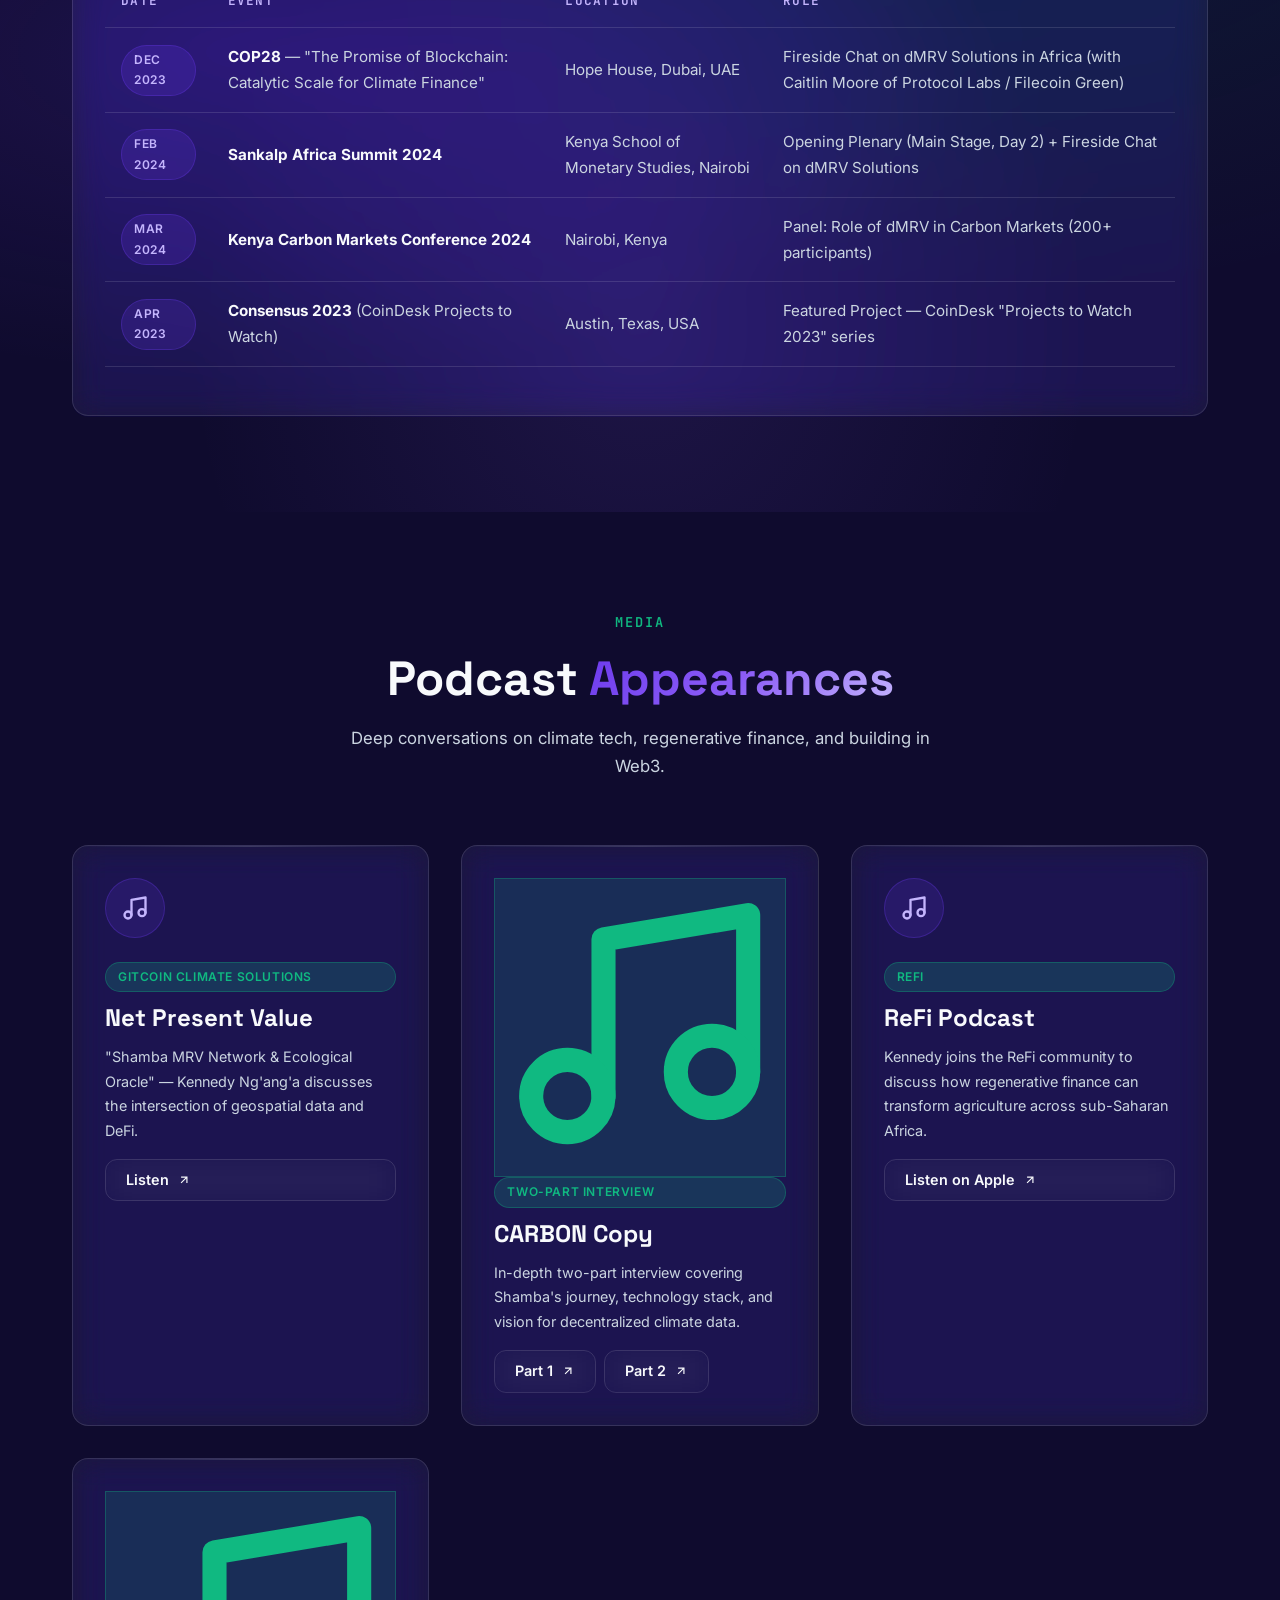
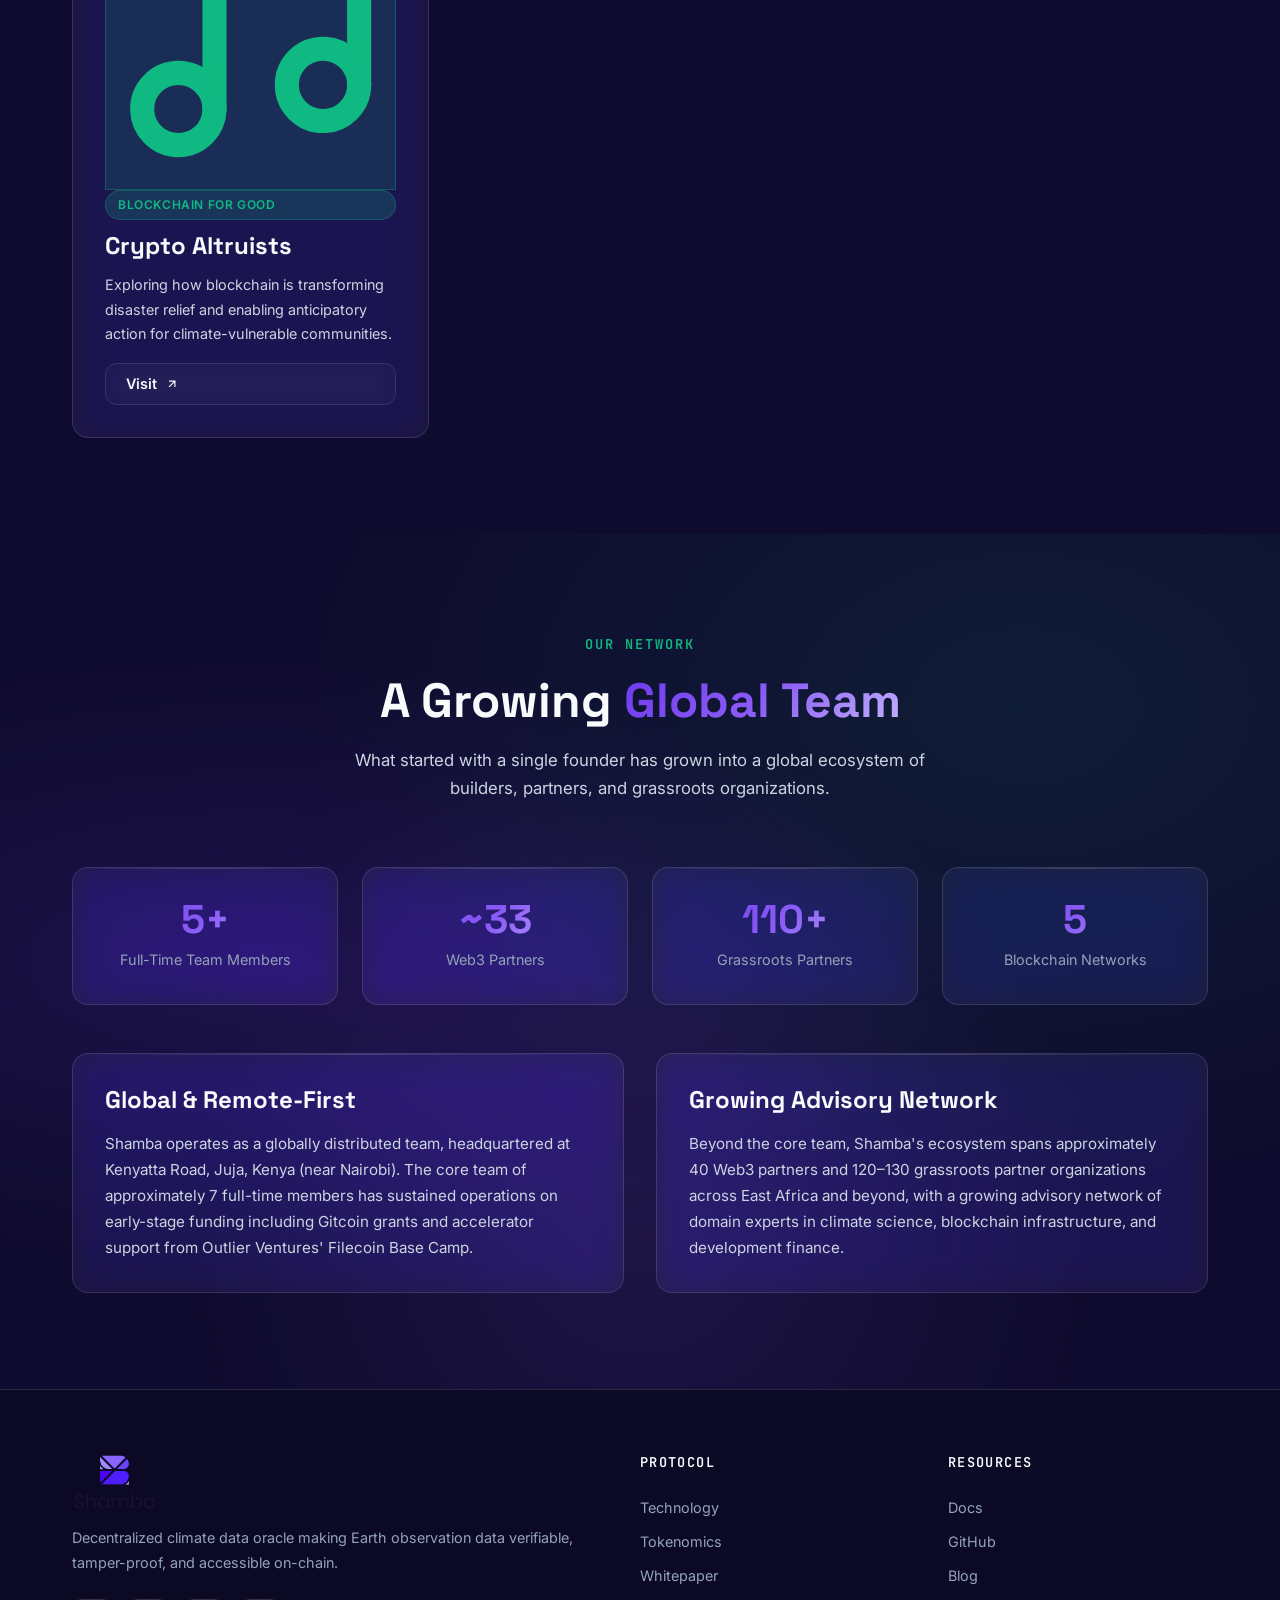
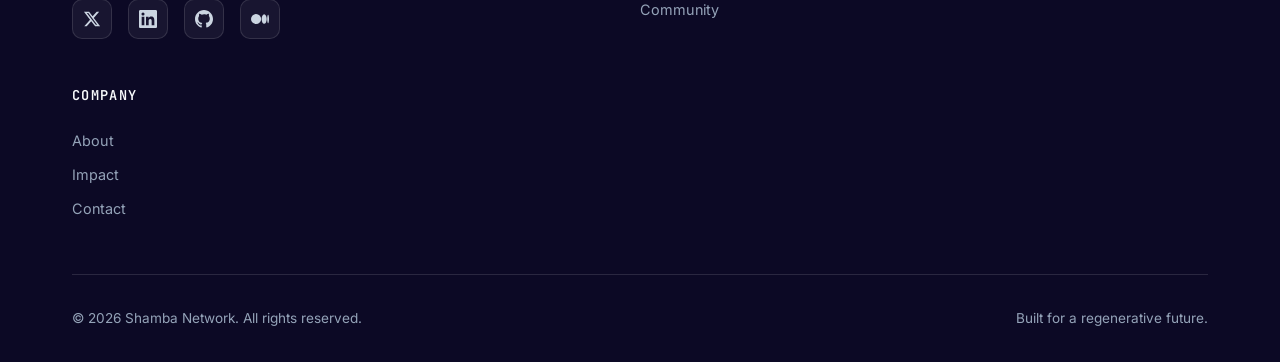
<file: about.html>
<!DOCTYPE html>
<html lang="en">
<head>
  <meta charset="UTF-8">
  <meta name="viewport" content="width=device-width, initial-scale=1.0">
  <meta name="description" content="About Shamba Network - the decentralized climate data oracle empowering land stewards through verifiable Earth observation data.">
  <title>About - Shamba Network</title>
  <link rel="icon" type="image/png" href="images/favicon.png">
  <link href="https://fonts.googleapis.com/css2?family=Inter:wght@400;500;600;700&family=Space+Grotesk:wght@500;600;700&family=JetBrains+Mono:wght@400;500&display=swap" rel="stylesheet">
  <link rel="stylesheet" href="css/styles.css">
  <link rel="stylesheet" href="css/animations.css">
  <link rel="stylesheet" href="css/responsive.css">
</head>
<body>

  <!-- ===== NAVBAR ===== -->
  <nav class="navbar" role="navigation" aria-label="Main navigation">
    <div class="nav-container">
      <a href="index.html" class="nav-logo"><img src="images/shamba-logo.png" alt="Shamba Network" width="180" height="52"></a>
      <div class="nav-links">
        <a href="index.html">Home</a>
        <a href="technology.html">Technology</a>
        <a href="tokenomics.html">Tokenomics</a>
        <a href="impact.html">Impact</a>
        <a href="about.html" class="active">About</a>
        <a href="community.html">Community</a>
        <a href="whitepaper.html">Whitepaper</a>
        <a href="contact.html">Contact</a>
        <a href="community.html#get-started" class="nav-cta">Get Started</a>
      </div>
      <button class="mobile-toggle" aria-label="Toggle menu"><span></span><span></span><span></span></button>
    </div>
  </nav>

  <!-- ===== PAGE HEADER ===== -->
  <header class="page-header">
    <div class="hero-bg"></div>
    <div class="hero-grid"></div>
    <div class="hero-orb hero-orb-1"></div>
    <div class="hero-orb hero-orb-2"></div>
    <div class="page-header-content">
      <span class="section-label">About Us</span>
      <h1>About <span class="text-gradient">Shamba Network</span></h1>
      <p>Decentralizing climate data to empower the land stewards who feed the world and protect the planet.</p>
    </div>
  </header>

  <!-- ===== MISSION SECTION ===== -->
  <section class="section" id="mission">
    <div class="container">
      <div class="section-header reveal">
        <span class="section-label">Our Mission</span>
        <h2>Empowering Land Stewards Through <span class="text-gradient">Impact Credits</span></h2>
        <p>We believe every smallholder farmer deserves access to climate finance, carbon markets, and insurance &mdash; regardless of farm size or location.</p>
      </div>

      <div class="grid-3">
        <!-- Pillar 1 -->
        <div class="glass-card reveal stagger-1">
          <div class="icon-circle-green">
            <svg viewBox="0 0 24 24" fill="none" stroke="currentColor" stroke-width="2" stroke-linecap="round" stroke-linejoin="round">
              <path d="M12 22c4-4 8-7.5 8-12a8 8 0 1 0-16 0c0 4.5 4 8 8 12z"/>
              <circle cx="12" cy="10" r="3"/>
            </svg>
          </div>
          <h4>Climate Insurance</h4>
          <p>Parametric insurance products that automatically pay out when satellite data detects drought, flood, or extreme weather &mdash; no claims filing required.</p>
        </div>

        <!-- Pillar 2 -->
        <div class="glass-card reveal stagger-2">
          <div class="icon-circle">
            <svg viewBox="0 0 24 24" fill="none" stroke="currentColor" stroke-width="2" stroke-linecap="round" stroke-linejoin="round">
              <path d="M12 2L2 7l10 5 10-5-10-5z"/>
              <path d="M2 17l10 5 10-5"/>
              <path d="M2 12l10 5 10-5"/>
            </svg>
          </div>
          <h4>Carbon Removal</h4>
          <p>Decentralized MRV enables smallholders to issue verifiable carbon credits from agroforestry, regenerative practices, and land restoration.</p>
        </div>

        <!-- Pillar 3 -->
        <div class="glass-card reveal stagger-3">
          <div class="icon-circle-green">
            <svg viewBox="0 0 24 24" fill="none" stroke="currentColor" stroke-width="2" stroke-linecap="round" stroke-linejoin="round">
              <path d="M12 22V8"/>
              <path d="M5 12H2a10 10 0 0 0 20 0h-3"/>
              <path d="M6 8l6-6 6 6"/>
            </svg>
          </div>
          <h4>Regenerative Finance</h4>
          <p>On-chain climate data unlocks new financial instruments &mdash; green bonds, anticipatory cash transfers, and DeFi products for the world's most vulnerable communities.</p>
        </div>

        <!-- Pillar 4 -->
        <div class="glass-card reveal stagger-4">
          <div class="icon-circle">
            <svg viewBox="0 0 24 24" fill="none" stroke="currentColor" stroke-width="2" stroke-linecap="round" stroke-linejoin="round">
              <circle cx="12" cy="12" r="10"/>
              <path d="M2 12h20"/>
              <path d="M12 2a15.3 15.3 0 0 1 4 10 15.3 15.3 0 0 1-4 10 15.3 15.3 0 0 1-4-10 15.3 15.3 0 0 1 4-10z"/>
            </svg>
          </div>
          <h4>Biodiversity Protection</h4>
          <p>Earth observation data verifies ecosystem health, enabling biodiversity credits and ecological impact monitoring across landscapes.</p>
        </div>

        <!-- Pillar 5 -->
        <div class="glass-card reveal stagger-5">
          <div class="icon-circle-green">
            <svg viewBox="0 0 24 24" fill="none" stroke="currentColor" stroke-width="2" stroke-linecap="round" stroke-linejoin="round">
              <path d="M17 21v-2a4 4 0 0 0-4-4H5a4 4 0 0 0-4 4v2"/>
              <circle cx="9" cy="7" r="4"/>
              <path d="M23 21v-2a4 4 0 0 0-3-3.87"/>
              <path d="M16 3.13a4 4 0 0 1 0 7.75"/>
            </svg>
          </div>
          <h4>Inclusive Finance</h4>
          <p>Breaking barriers for 33 million African smallholder farmers by making quality MRV services accessible and affordable through satellite data and AI.</p>
        </div>

        <!-- Pillar 6 -->
        <div class="glass-card reveal stagger-6">
          <div class="icon-circle">
            <svg viewBox="0 0 24 24" fill="none" stroke="currentColor" stroke-width="2" stroke-linecap="round" stroke-linejoin="round">
              <path d="M21 16V8a2 2 0 0 0-1-1.73l-7-4a2 2 0 0 0-2 0l-7 4A2 2 0 0 0 3 8v8a2 2 0 0 0 1 1.73l7 4a2 2 0 0 0 2 0l7-4A2 2 0 0 0 21 16z"/>
              <polyline points="3.27 6.96 12 12.01 20.73 6.96"/>
              <line x1="12" y1="22.08" x2="12" y2="12"/>
            </svg>
          </div>
          <h4>Land Regeneration</h4>
          <p>Incentivizing sustainable agriculture through data-driven verification &mdash; ensuring farming practices restore rather than deplete the soil.</p>
        </div>
      </div>
    </div>
  </section>

  <!-- ===== ORIGIN STORY ===== -->
  <section class="section" id="origin" style="background: var(--gradient-mesh);">
    <div class="container">
      <div class="section-header reveal">
        <span class="section-label">Our Story</span>
        <h2>From Research to <span class="text-gradient">Revolution</span></h2>
      </div>

      <div class="grid-2" style="align-items: center;">
        <div class="reveal-left">
          <h3 style="margin-bottom: 1.5rem;">A Personal Mission</h3>
          <p style="margin-bottom: 1.25rem;">Shamba Network was founded in 2021 by Kennedy Ng'ang'a, a geospatial engineer whose own family members are smallholder farmers in Kenya. The research began in 2020, driven by a simple observation: the world generates petabytes of climate data daily, yet almost none of it reaches the people who need it most.</p>
          <p style="margin-bottom: 1.25rem;">After five years at the International Centre for Tropical Agriculture (CIAT), Kennedy saw firsthand how smallholder farmers &mdash; typically farming less than two hectares &mdash; were excluded from carbon credit markets and affordable insurance because existing monitoring and verification processes cost $30&ndash;50 per hectare.</p>
          <p>What started as a centralized oracle delivering satellite data on-chain has evolved into a fully decentralized network where anyone can run a node, compute ecological indicators, and deliver consensus-verified results to smart contracts &mdash; with economic incentives that reward accuracy.</p>
        </div>

        <div class="reveal-right">
          <div class="glass-card" style="padding: 2.5rem;">
            <div class="timeline" style="padding: 1rem 0;">
              <div class="timeline-item" style="padding-right: 0; padding-left: 3.5rem; justify-content: flex-start;">
                <div class="timeline-dot" style="left: 20px;"></div>
                <div class="timeline-content glass" style="padding: 1.25rem;">
                  <div class="timeline-date">2020</div>
                  <h5>Research Begins</h5>
                  <p style="font-size: 0.9rem;">Exploring how satellite data can serve smallholder farmers through blockchain oracles.</p>
                </div>
              </div>
              <div class="timeline-item" style="padding-right: 0; padding-left: 3.5rem; justify-content: flex-start;">
                <div class="timeline-dot" style="left: 20px;"></div>
                <div class="timeline-content glass" style="padding: 1.25rem;">
                  <div class="timeline-date">2021</div>
                  <h5>Shamba Founded</h5>
                  <p style="font-size: 0.9rem;">Formally established Sep/Oct 2021. Receives Chainlink Social Impact Grant.</p>
                </div>
              </div>
              <div class="timeline-item" style="padding-right: 0; padding-left: 3.5rem; justify-content: flex-start;">
                <div class="timeline-dot" style="left: 20px;"></div>
                <div class="timeline-content glass" style="padding: 1.25rem;">
                  <div class="timeline-date">2022&ndash;2023</div>
                  <h5>First Pilots</h5>
                  <p style="font-size: 0.9rem;">Live deployments in Laikipia, Kajiado, Gatanga. 3,000+ farmers reached.</p>
                </div>
              </div>
              <div class="timeline-item" style="padding-right: 0; padding-left: 3.5rem; justify-content: flex-start;">
                <div class="timeline-dot active" style="left: 20px;"></div>
                <div class="timeline-content glass" style="padding: 1.25rem;">
                  <div class="timeline-date">2024&ndash;Present</div>
                  <h5>Decentralized Network</h5>
                  <p style="font-size: 0.9rem;">Evolving from centralized oracle to permissionless node network with $SHAMBA token.</p>
                </div>
              </div>
            </div>
          </div>
        </div>
      </div>
    </div>
  </section>

  <!-- ===== TEAM SECTION ===== -->
  <section class="section" id="team">
    <div class="container">
      <div class="section-header reveal">
        <span class="section-label">Leadership</span>
        <h2>Meet the <span class="text-gradient">Founder</span></h2>
      </div>

      <div class="grid-2" style="align-items: start; gap: 3rem;">
        <!-- Kennedy Profile Card -->
        <div class="glass-card team-member reveal-left" style="text-align: center;">
          <div class="team-avatar" style="margin: 0 auto 1.5rem;">KN</div>
          <div class="team-role">Founder &amp; CEO</div>
          <h3 style="margin-bottom: 1rem;">Kennedy Ng'ang'a</h3>
          <p style="margin: 0 auto 1.5rem; text-align: left;">Geospatial engineer with over 17 years of experience in climate technology. Spent 5 years as a geospatial research assistant at the International Centre for Tropical Agriculture (CIAT), helping smallholder farmers improve yields and adopt sustainable practices. Several family members are smallholder farmers, giving him a deeply personal connection to the problem Shamba solves. Active in Web3 since 2017.</p>

          <div class="glass" style="padding: 1.25rem; margin-bottom: 1.5rem; text-align: left;">
            <div style="display: flex; align-items: center; gap: 0.5rem; margin-bottom: 0.5rem;">
              <span class="badge badge-green">BioCarbon</span>
              <h5 style="font-size: 0.95rem;">dMRV Working Group</h5>
            </div>
            <p style="font-size: 0.9rem;">Co-Lead of <strong style="color: var(--white);">WS4: Ground Truthing &amp; Social Verification</strong> &mdash; shaping global standards for decentralized monitoring, reporting, and verification in carbon markets.</p>
          </div>

          <div class="team-links" style="justify-content: center;">
            <a href="https://ke.linkedin.com/in/kennedynganga" target="_blank" rel="noopener" aria-label="LinkedIn">
              <svg viewBox="0 0 24 24" fill="currentColor" width="18" height="18">
                <path d="M20.447 20.452h-3.554v-5.569c0-1.328-.027-3.037-1.852-3.037-1.853 0-2.136 1.445-2.136 2.939v5.667H9.351V9h3.414v1.561h.046c.477-.9 1.637-1.85 3.37-1.85 3.601 0 4.267 2.37 4.267 5.455v6.286zM5.337 7.433a2.062 2.062 0 0 1-2.063-2.065 2.064 2.064 0 1 1 2.063 2.065zm1.782 13.019H3.555V9h3.564v11.452zM22.225 0H1.771C.792 0 0 .774 0 1.729v20.542C0 23.227.792 24 1.771 24h20.451C23.2 24 24 23.227 24 22.271V1.729C24 .774 23.2 0 22.222 0h.003z"/>
              </svg>
            </a>
            <a href="https://twitter.com/shambanetwork" target="_blank" rel="noopener" aria-label="Twitter">
              <svg viewBox="0 0 24 24" fill="currentColor" width="18" height="18">
                <path d="M18.244 2.25h3.308l-7.227 8.26 8.502 11.24H16.17l-5.214-6.817L4.99 21.75H1.68l7.73-8.835L1.254 2.25H8.08l4.713 6.231zm-1.161 17.52h1.833L7.084 4.126H5.117z"/>
              </svg>
            </a>
          </div>
        </div>

        <!-- Bio Details & BioCarbon -->
        <div class="reveal-right">
          <div class="glass-card" style="margin-bottom: 2rem;">
            <h4 style="margin-bottom: 1rem;">Background &amp; Expertise</h4>
            <ul style="display: flex; flex-direction: column; gap: 0.75rem;">
              <li style="display: flex; align-items: flex-start; gap: 0.75rem;">
                <svg width="20" height="20" viewBox="0 0 24 24" fill="none" stroke="var(--green-accent)" stroke-width="2" stroke-linecap="round" style="flex-shrink: 0; margin-top: 2px;"><polyline points="20 6 9 17 4 12"/></svg>
                <p style="font-size: 0.95rem;">BSc in Geospatial Engineering, Nairobi</p>
              </li>
              <li style="display: flex; align-items: flex-start; gap: 0.75rem;">
                <svg width="20" height="20" viewBox="0 0 24 24" fill="none" stroke="var(--green-accent)" stroke-width="2" stroke-linecap="round" style="flex-shrink: 0; margin-top: 2px;"><polyline points="20 6 9 17 4 12"/></svg>
                <p style="font-size: 0.95rem;">17+ years in climate technology and geospatial data science</p>
              </li>
              <li style="display: flex; align-items: flex-start; gap: 0.75rem;">
                <svg width="20" height="20" viewBox="0 0 24 24" fill="none" stroke="var(--green-accent)" stroke-width="2" stroke-linecap="round" style="flex-shrink: 0; margin-top: 2px;"><polyline points="20 6 9 17 4 12"/></svg>
                <p style="font-size: 0.95rem;">5 years at CIAT (International Centre for Tropical Agriculture)</p>
              </li>
              <li style="display: flex; align-items: flex-start; gap: 0.75rem;">
                <svg width="20" height="20" viewBox="0 0 24 24" fill="none" stroke="var(--green-accent)" stroke-width="2" stroke-linecap="round" style="flex-shrink: 0; margin-top: 2px;"><polyline points="20 6 9 17 4 12"/></svg>
                <p style="font-size: 0.95rem;">Active in Web3 since 2017 &mdash; deep expertise in blockchain oracles and DeFi</p>
              </li>
              <li style="display: flex; align-items: flex-start; gap: 0.75rem;">
                <svg width="20" height="20" viewBox="0 0 24 24" fill="none" stroke="var(--green-accent)" stroke-width="2" stroke-linecap="round" style="flex-shrink: 0; margin-top: 2px;"><polyline points="20 6 9 17 4 12"/></svg>
                <p style="font-size: 0.95rem;">Family members are smallholder farmers &mdash; personal connection to the mission</p>
              </li>
              <li style="display: flex; align-items: flex-start; gap: 0.75rem;">
                <svg width="20" height="20" viewBox="0 0 24 24" fill="none" stroke="var(--green-accent)" stroke-width="2" stroke-linecap="round" style="flex-shrink: 0; margin-top: 2px;"><polyline points="20 6 9 17 4 12"/></svg>
                <p style="font-size: 0.95rem;">CoinDesk "Projects to Watch 2023" &mdash; sole founder and public face of Shamba</p>
              </li>
            </ul>
          </div>

          <div class="glass-card">
            <h4 style="margin-bottom: 0.5rem;">Featured Recognition</h4>
            <p style="font-size: 0.9rem; margin-bottom: 1rem;">Named one of CoinDesk's "Projects to Watch" at Consensus 2023. Featured in TechCabal, Yahoo Finance, AgFunder News, and Blockchain Reporter.</p>
            <a href="https://www.coindesk.com/consensus-magazine/2023/04/17/shamba-network-ecological-data-oracle" target="_blank" rel="noopener" class="btn btn-sm btn-secondary">Read CoinDesk Feature
              <svg width="16" height="16" viewBox="0 0 24 24" fill="none" stroke="currentColor" stroke-width="2"><path d="M7 17l10-10M7 7h10v10"/></svg>
            </a>
          </div>
        </div>
      </div>
    </div>
  </section>

  <!-- ===== SPEAKING & CONFERENCES ===== -->
  <section class="section" id="speaking" style="background: var(--gradient-mesh);">
    <div class="container">
      <div class="section-header reveal">
        <span class="section-label">Public Speaking</span>
        <h2>Conferences &amp; <span class="text-gradient">Events</span></h2>
        <p>Kennedy represents Shamba Network at leading climate, Web3, and development conferences worldwide.</p>
      </div>

      <div class="glass-card reveal" style="overflow-x: auto;">
        <table class="data-table">
          <thead>
            <tr>
              <th>Date</th>
              <th>Event</th>
              <th>Location</th>
              <th>Role</th>
            </tr>
          </thead>
          <tbody>
            <tr>
              <td><span class="badge badge-purple">Dec 2023</span></td>
              <td><strong style="color: var(--white);">COP28</strong> &mdash; "The Promise of Blockchain: Catalytic Scale for Climate Finance"</td>
              <td>Hope House, Dubai, UAE</td>
              <td>Fireside Chat on dMRV Solutions in Africa (with Caitlin Moore of Protocol Labs / Filecoin Green)</td>
            </tr>
            <tr>
              <td><span class="badge badge-purple">Feb 2024</span></td>
              <td><strong style="color: var(--white);">Sankalp Africa Summit 2024</strong></td>
              <td>Kenya School of Monetary Studies, Nairobi</td>
              <td>Opening Plenary (Main Stage, Day 2) + Fireside Chat on dMRV Solutions</td>
            </tr>
            <tr>
              <td><span class="badge badge-purple">Mar 2024</span></td>
              <td><strong style="color: var(--white);">Kenya Carbon Markets Conference 2024</strong></td>
              <td>Nairobi, Kenya</td>
              <td>Panel: Role of dMRV in Carbon Markets (200+ participants)</td>
            </tr>
            <tr>
              <td><span class="badge badge-purple">Apr 2023</span></td>
              <td><strong style="color: var(--white);">Consensus 2023</strong> (CoinDesk Projects to Watch)</td>
              <td>Austin, Texas, USA</td>
              <td>Featured Project &mdash; CoinDesk "Projects to Watch 2023" series</td>
            </tr>
          </tbody>
        </table>
      </div>
    </div>
  </section>

  <!-- ===== PODCASTS ===== -->
  <section class="section" id="podcasts">
    <div class="container">
      <div class="section-header reveal">
        <span class="section-label">Media</span>
        <h2>Podcast <span class="text-gradient">Appearances</span></h2>
        <p>Deep conversations on climate tech, regenerative finance, and building in Web3.</p>
      </div>

      <div class="grid-3">
        <div class="glass-card reveal stagger-1">
          <div class="icon-circle">
            <svg viewBox="0 0 24 24" fill="none" stroke="currentColor" stroke-width="2" stroke-linecap="round" stroke-linejoin="round">
              <path d="M9 18V5l12-2v13"/>
              <circle cx="6" cy="18" r="3"/>
              <circle cx="18" cy="16" r="3"/>
            </svg>
          </div>
          <span class="badge badge-green" style="margin-bottom: 0.75rem;">Gitcoin Climate Solutions</span>
          <h4 style="margin-bottom: 0.75rem;">Net Present Value</h4>
          <p style="font-size: 0.9rem; margin-bottom: 1rem;">"Shamba MRV Network &amp; Ecological Oracle" &mdash; Kennedy Ng'ang'a discusses the intersection of geospatial data and DeFi.</p>
          <a href="https://player.fm/series/net-present-value/shamba-mrv-network-ecological-oracle-kennedy-nganga-gitcoin-climate-solutions" target="_blank" rel="noopener" class="btn btn-sm btn-secondary">Listen
            <svg width="14" height="14" viewBox="0 0 24 24" fill="none" stroke="currentColor" stroke-width="2"><path d="M7 17l10-10M7 7h10v10"/></svg>
          </a>
        </div>

        <div class="glass-card reveal stagger-2">
          <div class="icon-circle-green">
            <svg viewBox="0 0 24 24" fill="none" stroke="currentColor" stroke-width="2" stroke-linecap="round" stroke-linejoin="round">
              <path d="M9 18V5l12-2v13"/>
              <circle cx="6" cy="18" r="3"/>
              <circle cx="18" cy="16" r="3"/>
            </svg>
          </div>
          <span class="badge badge-green" style="margin-bottom: 0.75rem;">Two-Part Interview</span>
          <h4 style="margin-bottom: 0.75rem;">CARBON Copy</h4>
          <p style="font-size: 0.9rem; margin-bottom: 1rem;">In-depth two-part interview covering Shamba's journey, technology stack, and vision for decentralized climate data.</p>
          <div style="display: flex; gap: 0.5rem; flex-wrap: wrap;">
            <a href="https://carboncopy.news/content/features/interview-kennedy-nganga-shamba-network-part-one" target="_blank" rel="noopener" class="btn btn-sm btn-secondary">Part 1
              <svg width="14" height="14" viewBox="0 0 24 24" fill="none" stroke="currentColor" stroke-width="2"><path d="M7 17l10-10M7 7h10v10"/></svg>
            </a>
            <a href="https://carboncopy.news/content/features/interview-kennedy-nganga-shamba-network-part-two" target="_blank" rel="noopener" class="btn btn-sm btn-secondary">Part 2
              <svg width="14" height="14" viewBox="0 0 24 24" fill="none" stroke="currentColor" stroke-width="2"><path d="M7 17l10-10M7 7h10v10"/></svg>
            </a>
          </div>
        </div>

        <div class="glass-card reveal stagger-3">
          <div class="icon-circle">
            <svg viewBox="0 0 24 24" fill="none" stroke="currentColor" stroke-width="2" stroke-linecap="round" stroke-linejoin="round">
              <path d="M9 18V5l12-2v13"/>
              <circle cx="6" cy="18" r="3"/>
              <circle cx="18" cy="16" r="3"/>
            </svg>
          </div>
          <span class="badge badge-green" style="margin-bottom: 0.75rem;">ReFi</span>
          <h4 style="margin-bottom: 0.75rem;">ReFi Podcast</h4>
          <p style="font-size: 0.9rem; margin-bottom: 1rem;">Kennedy joins the ReFi community to discuss how regenerative finance can transform agriculture across sub-Saharan Africa.</p>
          <a href="https://podcasts.apple.com/au/podcast/refi-podcast/id1609683147" target="_blank" rel="noopener" class="btn btn-sm btn-secondary">Listen on Apple
            <svg width="14" height="14" viewBox="0 0 24 24" fill="none" stroke="currentColor" stroke-width="2"><path d="M7 17l10-10M7 7h10v10"/></svg>
          </a>
        </div>

        <div class="glass-card reveal stagger-4" style="grid-column: span 1;">
          <div class="icon-circle-green">
            <svg viewBox="0 0 24 24" fill="none" stroke="currentColor" stroke-width="2" stroke-linecap="round" stroke-linejoin="round">
              <path d="M9 18V5l12-2v13"/>
              <circle cx="6" cy="18" r="3"/>
              <circle cx="18" cy="16" r="3"/>
            </svg>
          </div>
          <span class="badge badge-green" style="margin-bottom: 0.75rem;">Blockchain for Good</span>
          <h4 style="margin-bottom: 0.75rem;">Crypto Altruists</h4>
          <p style="font-size: 0.9rem; margin-bottom: 1rem;">Exploring how blockchain is transforming disaster relief and enabling anticipatory action for climate-vulnerable communities.</p>
          <a href="https://www.cryptoaltruists.com/" target="_blank" rel="noopener" class="btn btn-sm btn-secondary">Visit
            <svg width="14" height="14" viewBox="0 0 24 24" fill="none" stroke="currentColor" stroke-width="2"><path d="M7 17l10-10M7 7h10v10"/></svg>
          </a>
        </div>
      </div>
    </div>
  </section>

  <!-- ===== TEAM GROWTH ===== -->
  <section class="section" id="team-growth" style="background: var(--gradient-mesh);">
    <div class="container">
      <div class="section-header reveal">
        <span class="section-label">Our Network</span>
        <h2>A Growing <span class="text-gradient">Global Team</span></h2>
        <p>What started with a single founder has grown into a global ecosystem of builders, partners, and grassroots organizations.</p>
      </div>

      <div class="grid-4 stat-grid reveal">
        <div class="glass-card stat-card">
          <div class="stat-number" data-count="7" data-suffix="+">0</div>
          <div class="stat-label">Full-Time Team Members</div>
        </div>
        <div class="glass-card stat-card">
          <div class="stat-number" data-count="40" data-prefix="~">0</div>
          <div class="stat-label">Web3 Partners</div>
        </div>
        <div class="glass-card stat-card">
          <div class="stat-number" data-count="130" data-suffix="+">0</div>
          <div class="stat-label">Grassroots Partners</div>
        </div>
        <div class="glass-card stat-card">
          <div class="stat-number" data-count="6">0</div>
          <div class="stat-label">Blockchain Networks</div>
        </div>
      </div>

      <div class="grid-2 reveal" style="margin-top: 3rem;">
        <div class="glass-card">
          <h4 style="margin-bottom: 1rem;">Global &amp; Remote-First</h4>
          <p style="font-size: 0.95rem;">Shamba operates as a globally distributed team, headquartered at Kenyatta Road, Juja, Kenya (near Nairobi). The core team of approximately 7 full-time members has sustained operations on early-stage funding including Gitcoin grants and accelerator support from Outlier Ventures' Filecoin Base Camp.</p>
        </div>
        <div class="glass-card">
          <h4 style="margin-bottom: 1rem;">Growing Advisory Network</h4>
          <p style="font-size: 0.95rem;">Beyond the core team, Shamba's ecosystem spans approximately 40 Web3 partners and 120&ndash;130 grassroots partner organizations across East Africa and beyond, with a growing advisory network of domain experts in climate science, blockchain infrastructure, and development finance.</p>
        </div>
      </div>
    </div>
  </section>

  <!-- ===== FOOTER ===== -->
  <footer class="footer">
    <div class="container">
      <div class="footer-grid">
        <div class="footer-brand">
          <a href="index.html" class="nav-logo"><img src="images/shamba-logo.png" alt="Shamba Network" width="180" height="52"></a>
          <p>Decentralized climate data oracle making Earth observation data verifiable, tamper-proof, and accessible on-chain.</p>
          <div class="footer-social">
            <a href="https://twitter.com/shambanetwork" target="_blank" rel="noopener" aria-label="Twitter">
              <svg viewBox="0 0 24 24" fill="currentColor"><path d="M18.244 2.25h3.308l-7.227 8.26 8.502 11.24H16.17l-5.214-6.817L4.99 21.75H1.68l7.73-8.835L1.254 2.25H8.08l4.713 6.231zm-1.161 17.52h1.833L7.084 4.126H5.117z"/></svg>
            </a>
            <a href="https://ke.linkedin.com/company/shambanetwork" target="_blank" rel="noopener" aria-label="LinkedIn">
              <svg viewBox="0 0 24 24" fill="currentColor"><path d="M20.447 20.452h-3.554v-5.569c0-1.328-.027-3.037-1.852-3.037-1.853 0-2.136 1.445-2.136 2.939v5.667H9.351V9h3.414v1.561h.046c.477-.9 1.637-1.85 3.37-1.85 3.601 0 4.267 2.37 4.267 5.455v6.286zM5.337 7.433a2.062 2.062 0 0 1-2.063-2.065 2.064 2.064 0 1 1 2.063 2.065zm1.782 13.019H3.555V9h3.564v11.452zM22.225 0H1.771C.792 0 0 .774 0 1.729v20.542C0 23.227.792 24 1.771 24h20.451C23.2 24 24 23.227 24 22.271V1.729C24 .774 23.2 0 22.222 0h.003z"/></svg>
            </a>
            <a href="https://github.com/shamba-network" target="_blank" rel="noopener" aria-label="GitHub">
              <svg viewBox="0 0 24 24" fill="currentColor"><path d="M12 0C5.374 0 0 5.373 0 12c0 5.302 3.438 9.8 8.207 11.387.599.111.793-.261.793-.577v-2.234c-3.338.726-4.033-1.416-4.033-1.416-.546-1.387-1.333-1.756-1.333-1.756-1.089-.745.083-.729.083-.729 1.205.084 1.839 1.237 1.839 1.237 1.07 1.834 2.807 1.304 3.492.997.107-.775.418-1.305.762-1.604-2.665-.305-5.467-1.334-5.467-5.931 0-1.311.469-2.381 1.236-3.221-.124-.303-.535-1.524.117-3.176 0 0 1.008-.322 3.301 1.23A11.509 11.509 0 0 1 12 5.803c1.02.005 2.047.138 3.006.404 2.291-1.552 3.297-1.23 3.297-1.23.653 1.653.242 2.874.118 3.176.77.84 1.235 1.911 1.235 3.221 0 4.609-2.807 5.624-5.479 5.921.43.372.823 1.102.823 2.222v3.293c0 .319.192.694.801.576C20.566 21.797 24 17.3 24 12c0-6.627-5.373-12-12-12z"/></svg>
            </a>
            <a href="https://medium.com/@shambanetwork" target="_blank" rel="noopener" aria-label="Medium">
              <svg viewBox="0 0 24 24" fill="currentColor"><path d="M13.54 12a6.8 6.8 0 0 1-6.77 6.82A6.8 6.8 0 0 1 0 12a6.8 6.8 0 0 1 6.77-6.82A6.8 6.8 0 0 1 13.54 12zm7.42 0c0 3.54-1.51 6.42-3.38 6.42-1.87 0-3.39-2.88-3.39-6.42s1.52-6.42 3.39-6.42 3.38 2.88 3.38 6.42M24 12c0 3.17-.53 5.75-1.19 5.75-.66 0-1.19-2.58-1.19-5.75s.53-5.75 1.19-5.75C23.47 6.25 24 8.83 24 12z"/></svg>
            </a>
          </div>
        </div>
        <div>
          <h5 class="footer-heading">Protocol</h5>
          <div class="footer-links">
            <a href="technology.html">Technology</a>
            <a href="tokenomics.html">Tokenomics</a>
            <a href="whitepaper.html">Whitepaper</a>
            <a href="community.html">Community</a>
          </div>
        </div>
        <div>
          <h5 class="footer-heading">Resources</h5>
          <div class="footer-links">
            <a href="https://docs.shamba.app" target="_blank" rel="noopener">Docs</a>
            <a href="https://github.com/shamba-network" target="_blank" rel="noopener">GitHub</a>
            <a href="https://medium.com/@shambanetwork" target="_blank" rel="noopener">Blog</a>
          </div>
        </div>
        <div>
          <h5 class="footer-heading">Company</h5>
          <div class="footer-links">
            <a href="about.html">About</a>
            <a href="impact.html">Impact</a>
            <a href="contact.html">Contact</a>
          </div>
        </div>
      </div>
      <div class="footer-bottom">
        <span>&copy; 2026 Shamba Network. All rights reserved.</span>
        <span>Built for a regenerative future.</span>
      </div>
    </div>
  </footer>

  <script src="js/main.js"></script>
  <script src="js/animations.js"></script>
</body>
</html>
</file>
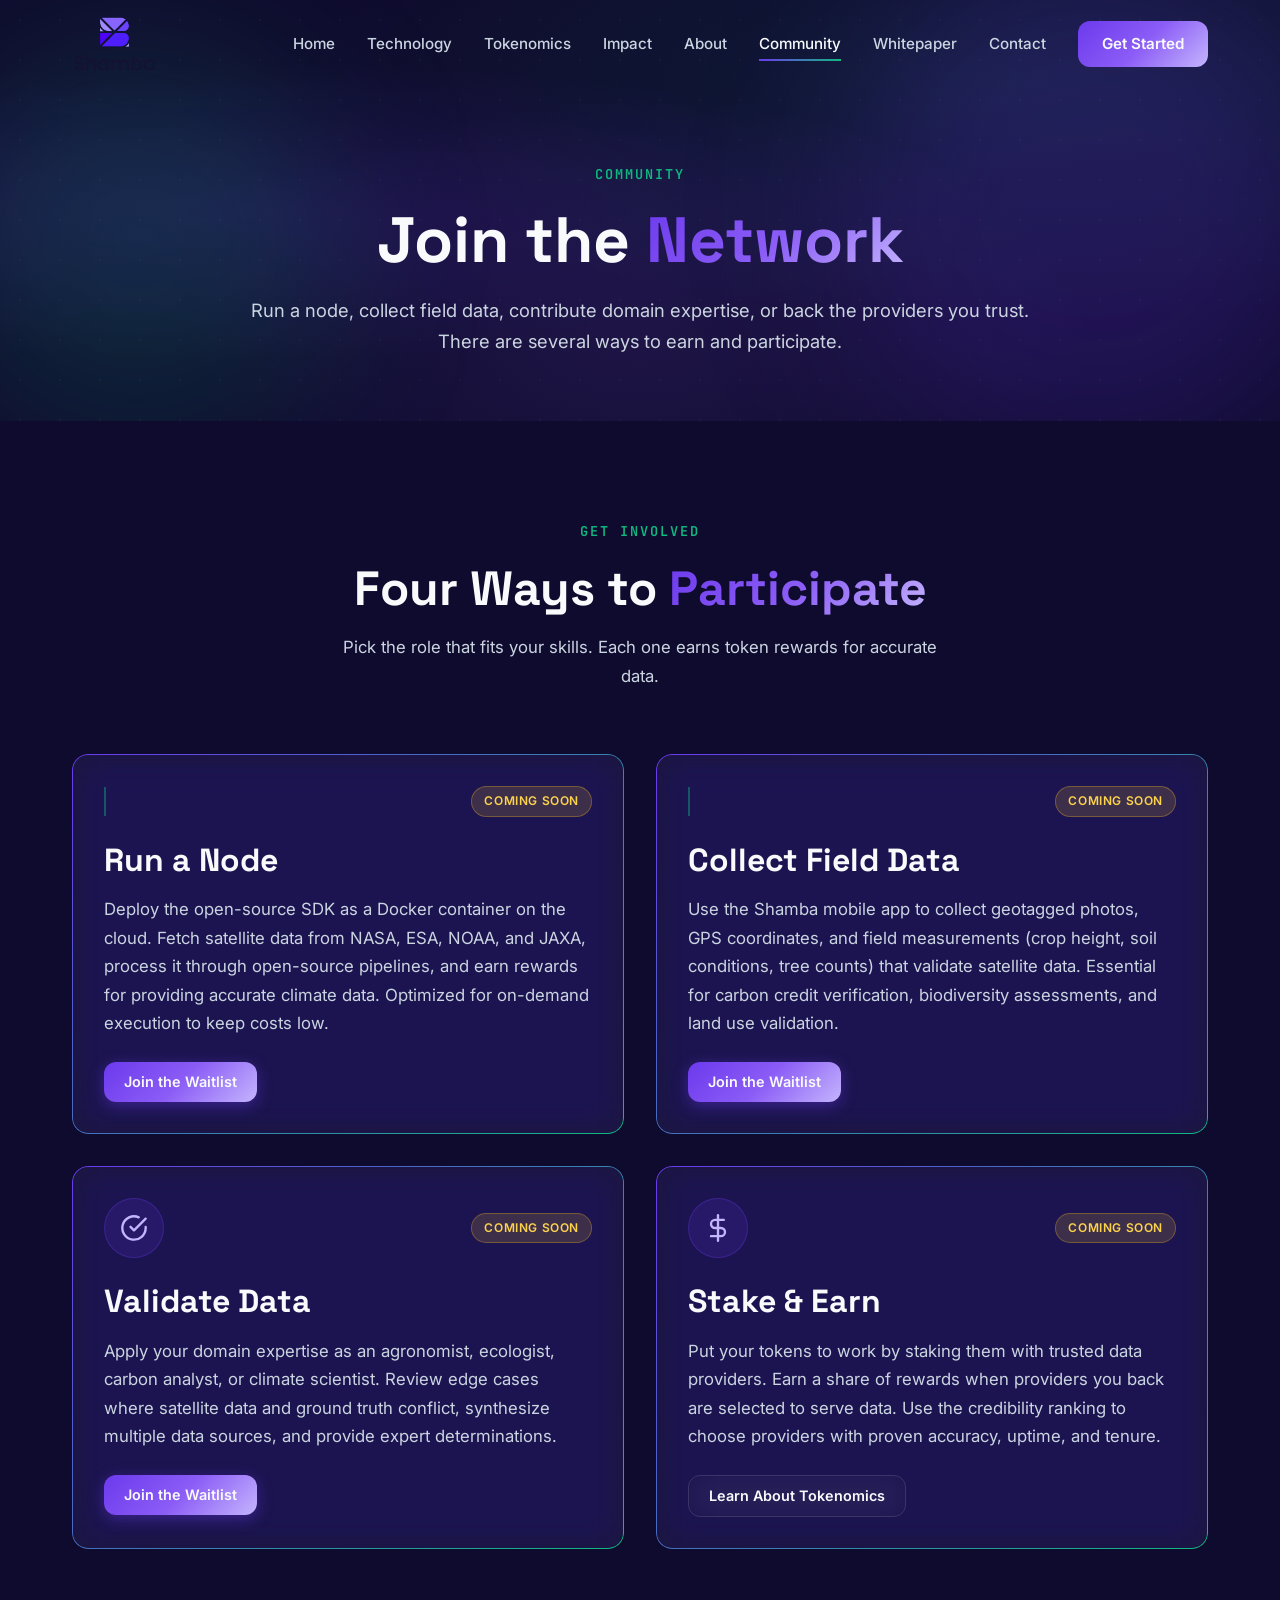
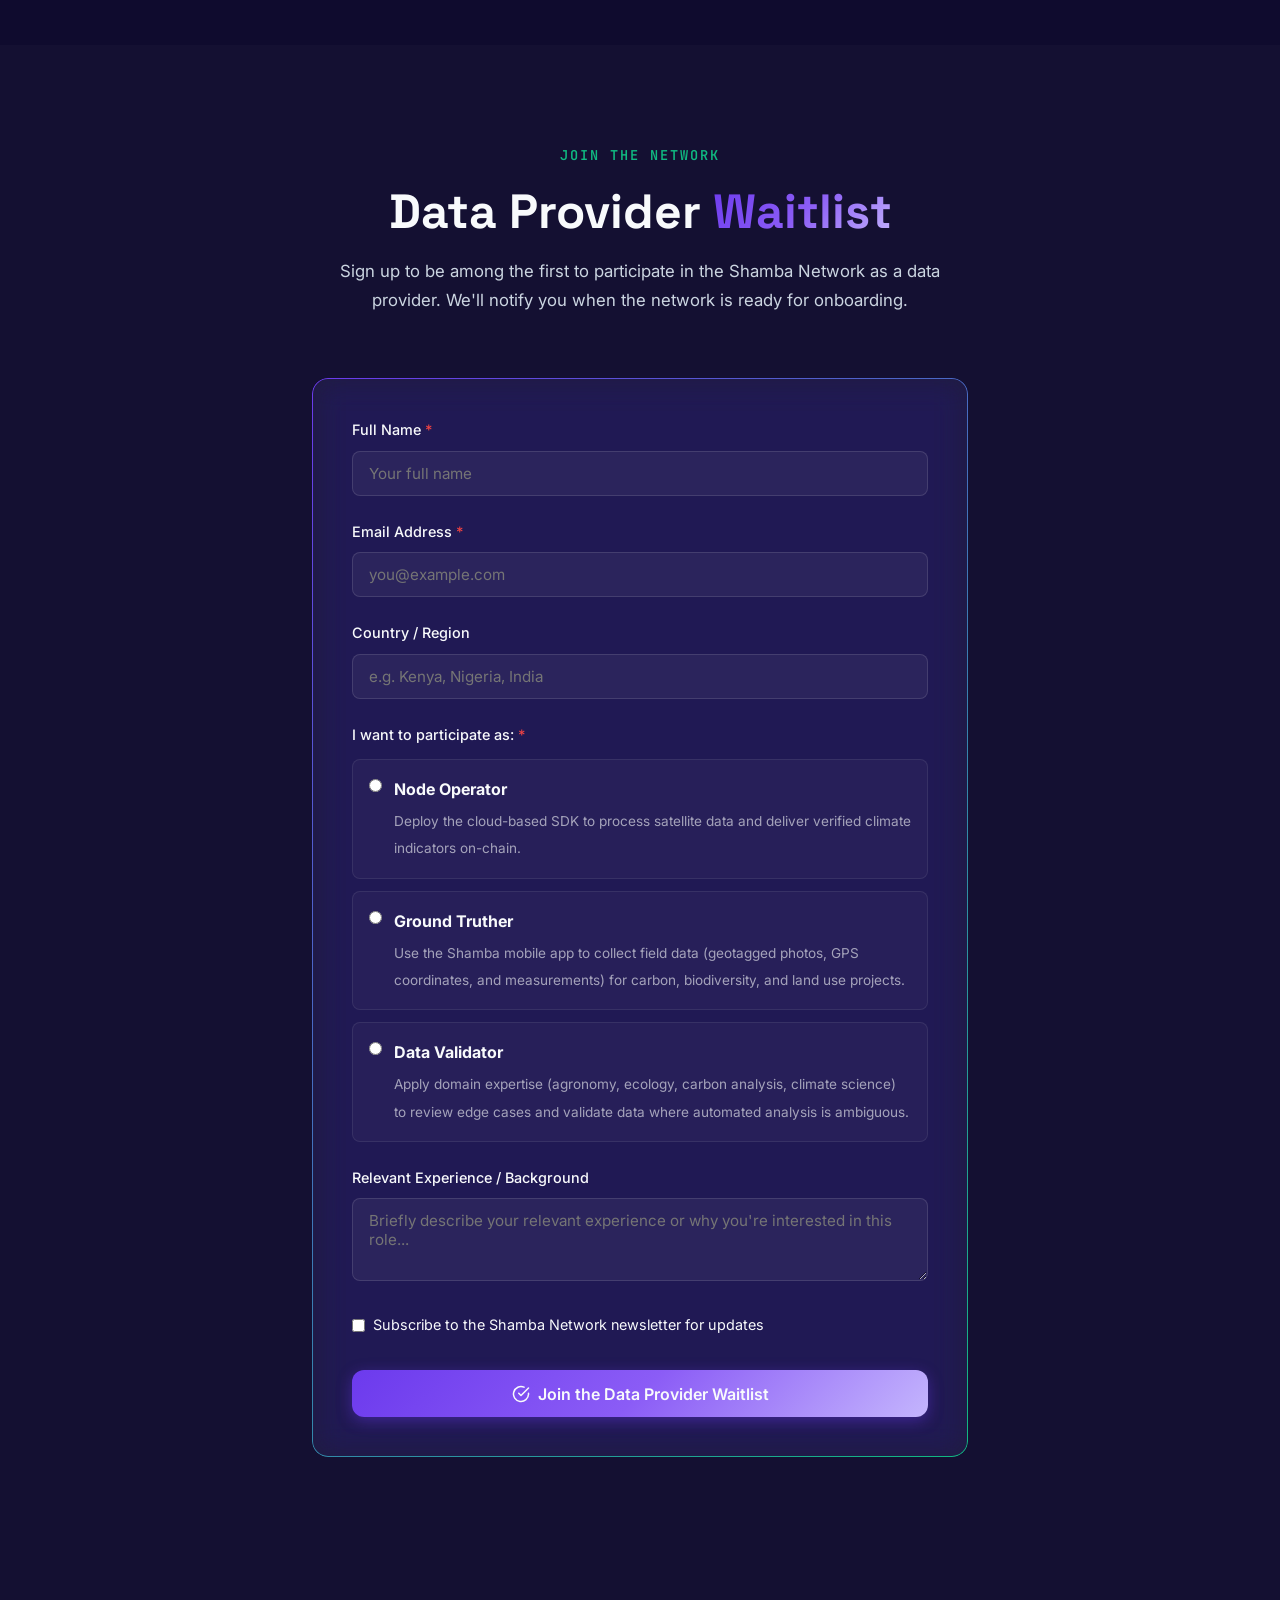
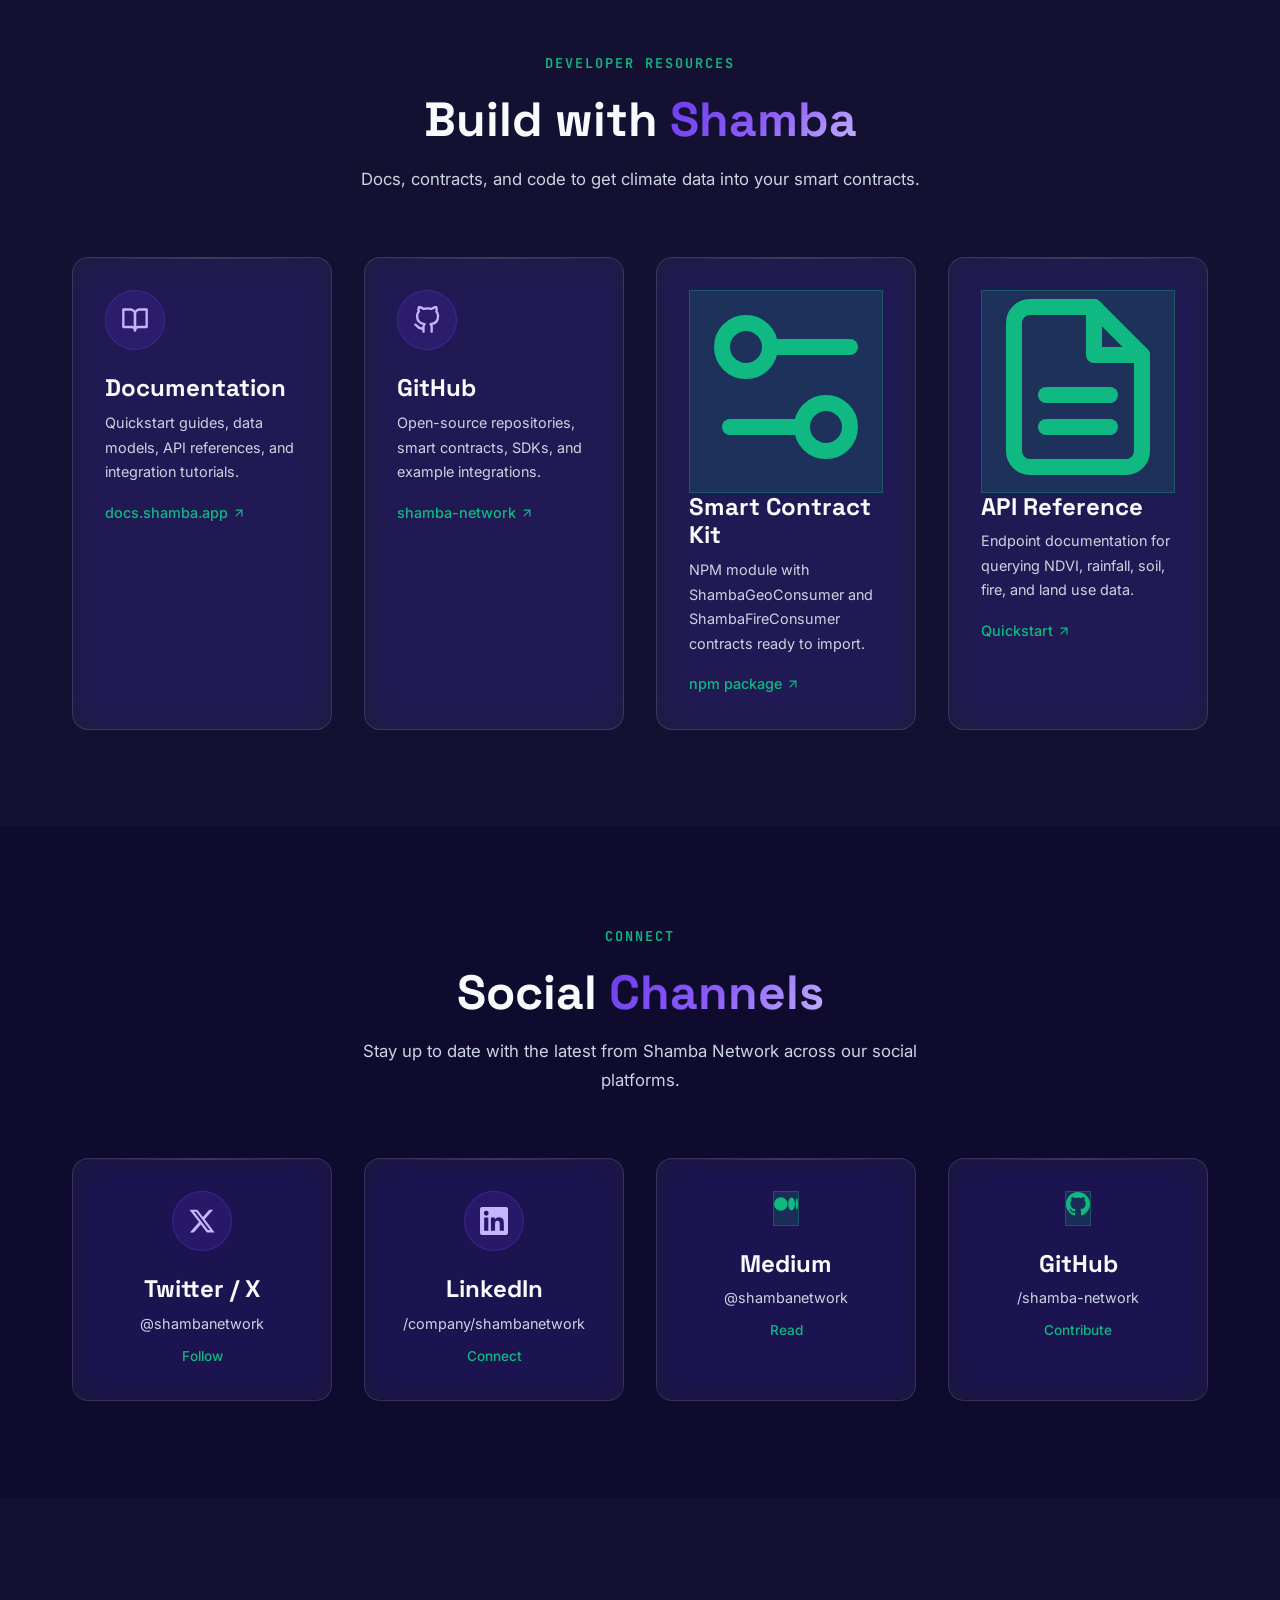
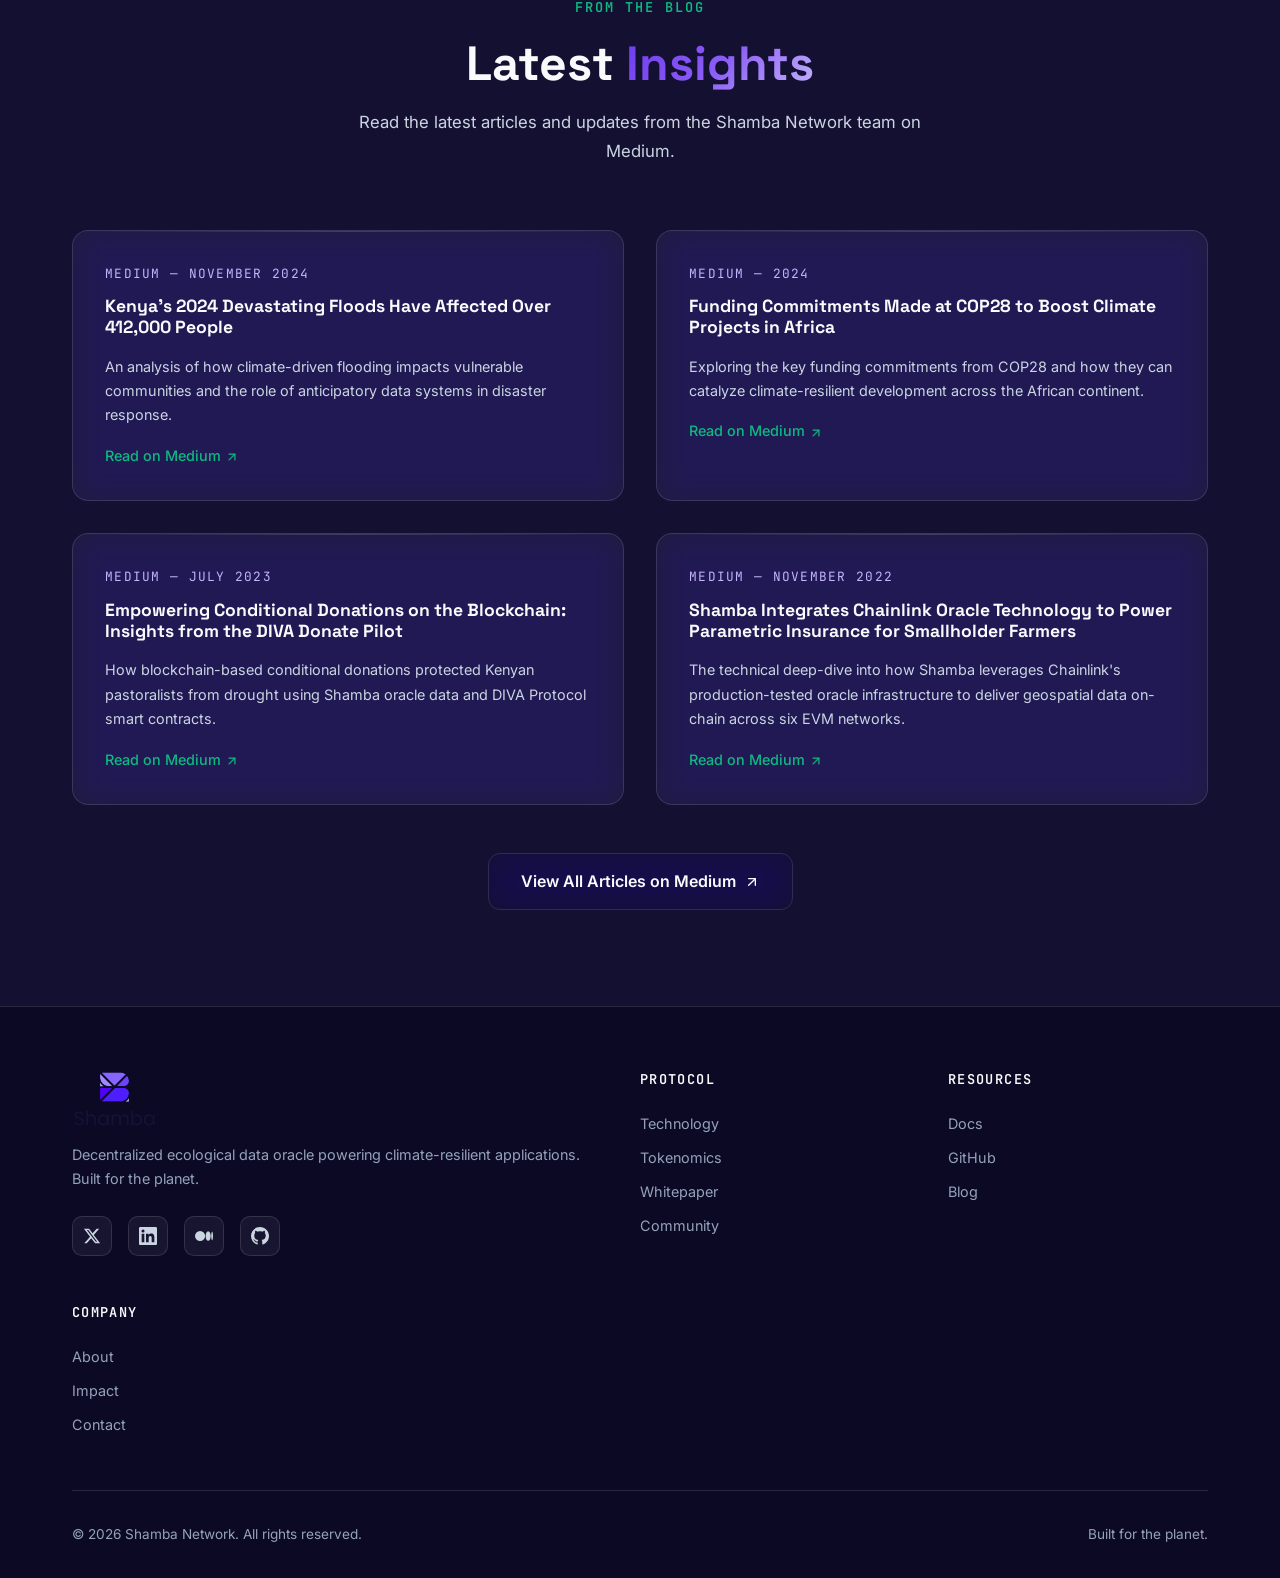
<file: community.html>
<!DOCTYPE html>
<html lang="en">
<head>
  <meta charset="UTF-8">
  <meta name="viewport" content="width=device-width, initial-scale=1.0">
  <title>Community - Shamba Network</title>
  <meta name="description" content="Join the Shamba Network community. Run a node, build dApps with climate data, participate in governance, and connect with developers building the future of decentralized ecological data.">
  <link rel="icon" type="image/png" href="images/shamba-logo.png">
  <link href="https://fonts.googleapis.com/css2?family=Inter:wght@400;500;600;700&family=Space+Grotesk:wght@500;600;700&family=JetBrains+Mono:wght@400;500&display=swap" rel="stylesheet">
  <link rel="stylesheet" href="css/styles.css">
  <link rel="stylesheet" href="css/animations.css">
  <link rel="stylesheet" href="css/responsive.css">
</head>
<body>

  <!-- === Navigation === -->
  <nav class="navbar" role="navigation" aria-label="Main navigation">
    <div class="nav-container">
      <a href="index.html" class="nav-logo"><img src="images/shamba-logo.png" alt="Shamba Network" width="180" height="52"></a>
      <div class="nav-links">
        <a href="index.html">Home</a>
        <a href="technology.html">Technology</a>
        <a href="tokenomics.html">Tokenomics</a>
        <a href="impact.html">Impact</a>
        <a href="about.html">About</a>
        <a href="community.html" class="active">Community</a>
        <a href="whitepaper.html">Whitepaper</a>
        <a href="contact.html">Contact</a>
        <a href="community.html#get-started" class="nav-cta">Get Started</a>
      </div>
      <button class="mobile-toggle" aria-label="Toggle menu"><span></span><span></span><span></span></button>
    </div>
  </nav>

  <!-- === Page Header === -->
  <header class="page-header">
    <div class="hero-bg"></div>
    <div class="hero-grid"></div>
    <div class="hero-orb hero-orb-1"></div>
    <div class="hero-orb hero-orb-2"></div>
    <div class="page-header-content">
      <span class="section-label">Community</span>
      <h1>Join the <span class="text-gradient">Network</span></h1>
      <p>Run a node, collect field data, contribute domain expertise, or back the providers you trust. There are several ways to earn and participate.</p>
    </div>
  </header>

  <!-- === Get Involved Section === -->
  <section id="get-started" class="section">
    <div class="container">
      <div class="section-header reveal">
        <span class="section-label">Get Involved</span>
        <h2>Four Ways to <span class="text-gradient">Participate</span></h2>
        <p>Pick the role that fits your skills. Each one earns token rewards for accurate data.</p>
      </div>

      <div class="grid-2 reveal" style="gap: 2rem;">
        <!-- Run a Node -->
        <div class="glass-gradient-border" style="backdrop-filter: var(--glass-blur);">
          <div style="position: relative; z-index: 1;">
            <div style="display: flex; align-items: center; justify-content: space-between; margin-bottom: 1.5rem;">
              <div class="icon-circle-green" style="margin-bottom: 0;">
                <svg xmlns="http://www.w3.org/2000/svg" viewBox="0 0 24 24" fill="none" stroke="currentColor" stroke-width="2" stroke-linecap="round" stroke-linejoin="round"><rect x="2" y="2" width="20" height="8" rx="2"/><rect x="2" y="14" width="20" height="8" rx="2"/><circle cx="6" cy="6" r="1"/><circle cx="6" cy="18" r="1"/></svg>
              </div>
              <span class="badge badge-coming-soon">Coming Soon</span>
            </div>
            <h3>Run a Node</h3>
            <p style="margin: 1rem 0 1.5rem;">Deploy the open-source SDK as a Docker container on the cloud. Fetch satellite data from NASA, ESA, NOAA, and JAXA, process it through open-source pipelines, and earn rewards for providing accurate climate data. Optimized for on-demand execution to keep costs low.</p>
            <a href="#provider-waitlist" class="btn btn-primary btn-sm">
              Join the Waitlist
            </a>
          </div>
        </div>

        <!-- Ground Truthing -->
        <div class="glass-gradient-border" style="backdrop-filter: var(--glass-blur);">
          <div style="position: relative; z-index: 1;">
            <div style="display: flex; align-items: center; justify-content: space-between; margin-bottom: 1.5rem;">
              <div class="icon-circle-green" style="margin-bottom: 0;">
                <svg xmlns="http://www.w3.org/2000/svg" viewBox="0 0 24 24" fill="none" stroke="currentColor" stroke-width="2" stroke-linecap="round" stroke-linejoin="round"><path d="M21 10c0 7-9 13-9 13s-9-6-9-13a9 9 0 0 1 18 0z"/><circle cx="12" cy="10" r="3"/></svg>
              </div>
              <span class="badge badge-coming-soon">Coming Soon</span>
            </div>
            <h3>Collect Field Data</h3>
            <p style="margin: 1rem 0 1.5rem;">Use the Shamba mobile app to collect geotagged photos, GPS coordinates, and field measurements (crop height, soil conditions, tree counts) that validate satellite data. Essential for carbon credit verification, biodiversity assessments, and land use validation.</p>
            <a href="#provider-waitlist" class="btn btn-primary btn-sm">
              Join the Waitlist
            </a>
          </div>
        </div>

        <!-- Data Validation -->
        <div class="glass-gradient-border" style="backdrop-filter: var(--glass-blur);">
          <div style="position: relative; z-index: 1;">
            <div style="display: flex; align-items: center; justify-content: space-between; margin-bottom: 1.5rem;">
              <div class="icon-circle" style="margin-bottom: 0;">
                <svg xmlns="http://www.w3.org/2000/svg" viewBox="0 0 24 24" fill="none" stroke="currentColor" stroke-width="2" stroke-linecap="round" stroke-linejoin="round"><path d="M22 11.08V12a10 10 0 1 1-5.93-9.14"/><polyline points="22 4 12 14.01 9 11.01"/></svg>
              </div>
              <span class="badge badge-coming-soon">Coming Soon</span>
            </div>
            <h3>Validate Data</h3>
            <p style="margin: 1rem 0 1.5rem;">Apply your domain expertise as an agronomist, ecologist, carbon analyst, or climate scientist. Review edge cases where satellite data and ground truth conflict, synthesize multiple data sources, and provide expert determinations.</p>
            <a href="#provider-waitlist" class="btn btn-primary btn-sm">
              Join the Waitlist
            </a>
          </div>
        </div>

        <!-- Stake & Earn -->
        <div class="glass-gradient-border" style="backdrop-filter: var(--glass-blur);">
          <div style="position: relative; z-index: 1;">
            <div style="display: flex; align-items: center; justify-content: space-between; margin-bottom: 1.5rem;">
              <div class="icon-circle" style="margin-bottom: 0;">
                <svg xmlns="http://www.w3.org/2000/svg" viewBox="0 0 24 24" fill="none" stroke="currentColor" stroke-width="2" stroke-linecap="round" stroke-linejoin="round"><line x1="12" y1="1" x2="12" y2="23"/><path d="M17 5H9.5a3.5 3.5 0 0 0 0 7h5a3.5 3.5 0 0 1 0 7H6"/></svg>
              </div>
              <span class="badge badge-coming-soon">Coming Soon</span>
            </div>
            <h3>Stake &amp; Earn</h3>
            <p style="margin: 1rem 0 1.5rem;">Put your tokens to work by staking them with trusted data providers. Earn a share of rewards when providers you back are selected to serve data. Use the credibility ranking to choose providers with proven accuracy, uptime, and tenure.</p>
            <a href="tokenomics.html" class="btn btn-secondary btn-sm">
              Learn About Tokenomics
            </a>
          </div>
        </div>
      </div>
    </div>
  </section>

  <!-- === Data Provider Waitlist Form === -->
  <section id="provider-waitlist" class="section" style="background: rgba(255,255,255,0.02);">
    <div class="container" style="max-width: 720px;">
      <div class="section-header reveal">
        <span class="section-label">Join the Network</span>
        <h2>Data Provider <span class="text-gradient">Waitlist</span></h2>
        <p>Sign up to be among the first to participate in the Shamba Network as a data provider. We'll notify you when the network is ready for onboarding.</p>
      </div>

      <div class="glass-gradient-border reveal" style="backdrop-filter: var(--glass-blur); padding: 2.5rem;">
        <form name="provider-waitlist" method="POST" data-netlify="true" netlify-honeypot="bot-field" style="position: relative; z-index: 1;">
          <input type="hidden" name="form-name" value="provider-waitlist">
          <p style="display: none;"><label>Don't fill this out: <input name="bot-field"></label></p>

          <div style="margin-bottom: 1.5rem;">
            <label for="pw-name" style="display: block; margin-bottom: 0.5rem; font-weight: 500; font-size: 0.9rem;">Full Name <span style="color: #EF4444;">*</span></label>
            <input type="text" id="pw-name" name="name" required placeholder="Your full name" style="width: 100%; padding: 0.75rem 1rem; background: rgba(255,255,255,0.05); border: 1px solid rgba(255,255,255,0.12); border-radius: 8px; color: var(--white); font-family: 'Inter', sans-serif; font-size: 0.95rem;">
          </div>

          <div style="margin-bottom: 1.5rem;">
            <label for="pw-email" style="display: block; margin-bottom: 0.5rem; font-weight: 500; font-size: 0.9rem;">Email Address <span style="color: #EF4444;">*</span></label>
            <input type="email" id="pw-email" name="email" required placeholder="you@example.com" style="width: 100%; padding: 0.75rem 1rem; background: rgba(255,255,255,0.05); border: 1px solid rgba(255,255,255,0.12); border-radius: 8px; color: var(--white); font-family: 'Inter', sans-serif; font-size: 0.95rem;">
          </div>

          <div style="margin-bottom: 1.5rem;">
            <label for="pw-country" style="display: block; margin-bottom: 0.5rem; font-weight: 500; font-size: 0.9rem;">Country / Region</label>
            <input type="text" id="pw-country" name="country" placeholder="e.g. Kenya, Nigeria, India" style="width: 100%; padding: 0.75rem 1rem; background: rgba(255,255,255,0.05); border: 1px solid rgba(255,255,255,0.12); border-radius: 8px; color: var(--white); font-family: 'Inter', sans-serif; font-size: 0.95rem;">
          </div>

          <div style="margin-bottom: 1.5rem;">
            <label style="display: block; margin-bottom: 0.75rem; font-weight: 500; font-size: 0.9rem;">I want to participate as: <span style="color: #EF4444;">*</span></label>

            <label style="display: flex; align-items: flex-start; gap: 0.75rem; padding: 1rem; margin-bottom: 0.75rem; background: rgba(255,255,255,0.03); border: 1px solid rgba(255,255,255,0.08); border-radius: 8px; cursor: pointer; transition: border-color 0.2s;" onmouseover="this.style.borderColor='rgba(108,58,237,0.5)'" onmouseout="this.style.borderColor='rgba(255,255,255,0.08)'">
              <input type="radio" name="role" value="node-operator" required style="margin-top: 0.2rem; accent-color: var(--purple-primary);">
              <div>
                <strong style="display: block; margin-bottom: 0.25rem;">Node Operator</strong>
                <span style="font-size: 0.85rem; color: rgba(248,250,252,0.6);">Deploy the cloud-based SDK to process satellite data and deliver verified climate indicators on-chain.</span>
              </div>
            </label>

            <label style="display: flex; align-items: flex-start; gap: 0.75rem; padding: 1rem; margin-bottom: 0.75rem; background: rgba(255,255,255,0.03); border: 1px solid rgba(255,255,255,0.08); border-radius: 8px; cursor: pointer; transition: border-color 0.2s;" onmouseover="this.style.borderColor='rgba(16,185,129,0.5)'" onmouseout="this.style.borderColor='rgba(255,255,255,0.08)'">
              <input type="radio" name="role" value="ground-truther" style="margin-top: 0.2rem; accent-color: var(--green-accent);">
              <div>
                <strong style="display: block; margin-bottom: 0.25rem;">Ground Truther</strong>
                <span style="font-size: 0.85rem; color: rgba(248,250,252,0.6);">Use the Shamba mobile app to collect field data (geotagged photos, GPS coordinates, and measurements) for carbon, biodiversity, and land use projects.</span>
              </div>
            </label>

            <label style="display: flex; align-items: flex-start; gap: 0.75rem; padding: 1rem; background: rgba(255,255,255,0.03); border: 1px solid rgba(255,255,255,0.08); border-radius: 8px; cursor: pointer; transition: border-color 0.2s;" onmouseover="this.style.borderColor='rgba(139,92,246,0.5)'" onmouseout="this.style.borderColor='rgba(255,255,255,0.08)'">
              <input type="radio" name="role" value="data-validator" style="margin-top: 0.2rem; accent-color: var(--purple-secondary);">
              <div>
                <strong style="display: block; margin-bottom: 0.25rem;">Data Validator</strong>
                <span style="font-size: 0.85rem; color: rgba(248,250,252,0.6);">Apply domain expertise (agronomy, ecology, carbon analysis, climate science) to review edge cases and validate data where automated analysis is ambiguous.</span>
              </div>
            </label>
          </div>

          <div style="margin-bottom: 1.5rem;">
            <label for="pw-experience" style="display: block; margin-bottom: 0.5rem; font-weight: 500; font-size: 0.9rem;">Relevant Experience / Background</label>
            <textarea id="pw-experience" name="experience" rows="3" placeholder="Briefly describe your relevant experience or why you're interested in this role..." style="width: 100%; padding: 0.75rem 1rem; background: rgba(255,255,255,0.05); border: 1px solid rgba(255,255,255,0.12); border-radius: 8px; color: var(--white); font-family: 'Inter', sans-serif; font-size: 0.95rem; resize: vertical;"></textarea>
          </div>

          <div style="margin-bottom: 2rem;">
            <label style="display: flex; align-items: center; gap: 0.5rem; cursor: pointer; font-size: 0.9rem;">
              <input type="checkbox" name="newsletter" value="yes" style="accent-color: var(--green-accent);">
              Subscribe to the Shamba Network newsletter for updates
            </label>
          </div>

          <button type="submit" class="btn btn-primary" style="width: 100%; justify-content: center;">
            <svg xmlns="http://www.w3.org/2000/svg" width="18" height="18" viewBox="0 0 24 24" fill="none" stroke="currentColor" stroke-width="2" stroke-linecap="round" stroke-linejoin="round"><path d="M22 11.08V12a10 10 0 1 1-5.93-9.14"/><polyline points="22 4 12 14.01 9 11.01"/></svg>
            Join the Data Provider Waitlist
          </button>
        </form>
      </div>
    </div>
  </section>

  <!-- === Developer Resources Section === -->
  <section class="section" style="background: rgba(255,255,255,0.02);">
    <div class="container">
      <div class="section-header reveal">
        <span class="section-label">Developer Resources</span>
        <h2>Build with <span class="text-gradient">Shamba</span></h2>
        <p>Docs, contracts, and code to get climate data into your smart contracts.</p>
      </div>

      <div class="grid-4 reveal">
        <!-- Documentation -->
        <a href="https://docs.shamba.app" target="_blank" rel="noopener" class="glass-card" style="text-decoration: none;">
          <div class="icon-circle">
            <svg xmlns="http://www.w3.org/2000/svg" viewBox="0 0 24 24" fill="none" stroke="currentColor" stroke-width="2" stroke-linecap="round" stroke-linejoin="round"><path d="M2 3h6a4 4 0 0 1 4 4v14a3 3 0 0 0-3-3H2z"/><path d="M22 3h-6a4 4 0 0 0-4 4v14a3 3 0 0 1 3-3h7z"/></svg>
          </div>
          <h4>Documentation</h4>
          <p style="font-size: 0.9rem; margin-top: 0.5rem;">Quickstart guides, data models, API references, and integration tutorials.</p>
          <span style="display: inline-flex; align-items: center; gap: 0.25rem; margin-top: 1rem; color: var(--green-accent); font-size: 0.9rem; font-weight: 500;">
            docs.shamba.app
            <svg xmlns="http://www.w3.org/2000/svg" width="14" height="14" viewBox="0 0 24 24" fill="none" stroke="currentColor" stroke-width="2" stroke-linecap="round" stroke-linejoin="round"><line x1="7" y1="17" x2="17" y2="7"/><polyline points="7 7 17 7 17 17"/></svg>
          </span>
        </a>

        <!-- GitHub -->
        <a href="https://github.com/shamba-network" target="_blank" rel="noopener" class="glass-card" style="text-decoration: none;">
          <div class="icon-circle">
            <svg xmlns="http://www.w3.org/2000/svg" viewBox="0 0 24 24" fill="none" stroke="currentColor" stroke-width="2" stroke-linecap="round" stroke-linejoin="round"><path d="M9 19c-5 1.5-5-2.5-7-3m14 6v-3.87a3.37 3.37 0 0 0-.94-2.61c3.14-.35 6.44-1.54 6.44-7A5.44 5.44 0 0 0 20 4.77 5.07 5.07 0 0 0 19.91 1S18.73.65 16 2.48a13.38 13.38 0 0 0-7 0C6.27.65 5.09 1 5.09 1A5.07 5.07 0 0 0 5 4.77a5.44 5.44 0 0 0-1.5 3.78c0 5.42 3.3 6.61 6.44 7A3.37 3.37 0 0 0 9 18.13V22"/></svg>
          </div>
          <h4>GitHub</h4>
          <p style="font-size: 0.9rem; margin-top: 0.5rem;">Open-source repositories, smart contracts, SDKs, and example integrations.</p>
          <span style="display: inline-flex; align-items: center; gap: 0.25rem; margin-top: 1rem; color: var(--green-accent); font-size: 0.9rem; font-weight: 500;">
            shamba-network
            <svg xmlns="http://www.w3.org/2000/svg" width="14" height="14" viewBox="0 0 24 24" fill="none" stroke="currentColor" stroke-width="2" stroke-linecap="round" stroke-linejoin="round"><line x1="7" y1="17" x2="17" y2="7"/><polyline points="7 7 17 7 17 17"/></svg>
          </span>
        </a>

        <!-- Smart Contract Kit -->
        <a href="https://github.com/shambadynamic/shamba-smartcontractkit" target="_blank" rel="noopener" class="glass-card" style="text-decoration: none;">
          <div class="icon-circle-green" style="background: rgba(16, 185, 129, 0.15); border: 1px solid rgba(16, 185, 129, 0.3);">
            <svg xmlns="http://www.w3.org/2000/svg" viewBox="0 0 24 24" fill="none" stroke="currentColor" stroke-width="2" stroke-linecap="round" stroke-linejoin="round"><path d="M20 7h-9"/><path d="M14 17H5"/><circle cx="17" cy="17" r="3"/><circle cx="7" cy="7" r="3"/></svg>
          </div>
          <h4>Smart Contract Kit</h4>
          <p style="font-size: 0.9rem; margin-top: 0.5rem;">NPM module with ShambaGeoConsumer and ShambaFireConsumer contracts ready to import.</p>
          <span style="display: inline-flex; align-items: center; gap: 0.25rem; margin-top: 1rem; color: var(--green-accent); font-size: 0.9rem; font-weight: 500;">
            npm package
            <svg xmlns="http://www.w3.org/2000/svg" width="14" height="14" viewBox="0 0 24 24" fill="none" stroke="currentColor" stroke-width="2" stroke-linecap="round" stroke-linejoin="round"><line x1="7" y1="17" x2="17" y2="7"/><polyline points="7 7 17 7 17 17"/></svg>
          </span>
        </a>

        <!-- API Reference -->
        <a href="https://docs.shamba.app/en/latest/quickstart.html" target="_blank" rel="noopener" class="glass-card" style="text-decoration: none;">
          <div class="icon-circle-green" style="background: rgba(16, 185, 129, 0.15); border: 1px solid rgba(16, 185, 129, 0.3);">
            <svg xmlns="http://www.w3.org/2000/svg" viewBox="0 0 24 24" fill="none" stroke="currentColor" stroke-width="2" stroke-linecap="round" stroke-linejoin="round"><path d="M14 2H6a2 2 0 0 0-2 2v16a2 2 0 0 0 2 2h12a2 2 0 0 0 2-2V8z"/><polyline points="14 2 14 8 20 8"/><line x1="16" y1="13" x2="8" y2="13"/><line x1="16" y1="17" x2="8" y2="17"/></svg>
          </div>
          <h4>API Reference</h4>
          <p style="font-size: 0.9rem; margin-top: 0.5rem;">Endpoint documentation for querying NDVI, rainfall, soil, fire, and land use data.</p>
          <span style="display: inline-flex; align-items: center; gap: 0.25rem; margin-top: 1rem; color: var(--green-accent); font-size: 0.9rem; font-weight: 500;">
            Quickstart
            <svg xmlns="http://www.w3.org/2000/svg" width="14" height="14" viewBox="0 0 24 24" fill="none" stroke="currentColor" stroke-width="2" stroke-linecap="round" stroke-linejoin="round"><line x1="7" y1="17" x2="17" y2="7"/><polyline points="7 7 17 7 17 17"/></svg>
          </span>
        </a>
      </div>
    </div>
  </section>

  <!-- === Social Channels Section === -->
  <section class="section">
    <div class="container">
      <div class="section-header reveal">
        <span class="section-label">Connect</span>
        <h2>Social <span class="text-gradient">Channels</span></h2>
        <p>Stay up to date with the latest from Shamba Network across our social platforms.</p>
      </div>

      <div class="grid-4 reveal">
        <!-- Twitter/X -->
        <a href="https://twitter.com/shambanetwork" target="_blank" rel="noopener" class="glass-card" style="text-align: center; text-decoration: none;">
          <div class="icon-circle" style="margin: 0 auto 1.5rem;">
            <svg xmlns="http://www.w3.org/2000/svg" width="24" height="24" viewBox="0 0 24 24" fill="currentColor"><path d="M18.244 2.25h3.308l-7.227 8.26 8.502 11.24H16.17l-5.214-6.817L4.99 21.75H1.68l7.73-8.835L1.254 2.25H8.08l4.713 6.231zm-1.161 17.52h1.833L7.084 4.126H5.117z"/></svg>
          </div>
          <h4>Twitter / X</h4>
          <p style="font-size: 0.9rem; margin: 0.5rem auto;">@shambanetwork</p>
          <span style="color: var(--green-accent); font-size: 0.85rem; font-weight: 500;">Follow</span>
        </a>

        <!-- LinkedIn -->
        <a href="https://ke.linkedin.com/company/shambanetwork" target="_blank" rel="noopener" class="glass-card" style="text-align: center; text-decoration: none;">
          <div class="icon-circle" style="margin: 0 auto 1.5rem;">
            <svg xmlns="http://www.w3.org/2000/svg" width="24" height="24" viewBox="0 0 24 24" fill="currentColor"><path d="M20.447 20.452h-3.554v-5.569c0-1.328-.027-3.037-1.852-3.037-1.853 0-2.136 1.445-2.136 2.939v5.667H9.351V9h3.414v1.561h.046c.477-.9 1.637-1.85 3.37-1.85 3.601 0 4.267 2.37 4.267 5.455v6.286zM5.337 7.433a2.062 2.062 0 0 1-2.063-2.065 2.064 2.064 0 1 1 2.063 2.065zm1.782 13.019H3.555V9h3.564v11.452zM22.225 0H1.771C.792 0 0 .774 0 1.729v20.542C0 23.227.792 24 1.771 24h20.451C23.2 24 24 23.227 24 22.271V1.729C24 .774 23.2 0 22.222 0h.003z"/></svg>
          </div>
          <h4>LinkedIn</h4>
          <p style="font-size: 0.9rem; margin: 0.5rem auto;">/company/shambanetwork</p>
          <span style="color: var(--green-accent); font-size: 0.85rem; font-weight: 500;">Connect</span>
        </a>

        <!-- Medium -->
        <a href="https://medium.com/@shambanetwork" target="_blank" rel="noopener" class="glass-card" style="text-align: center; text-decoration: none;">
          <div class="icon-circle-green" style="margin: 0 auto 1.5rem; background: rgba(16, 185, 129, 0.15); border: 1px solid rgba(16, 185, 129, 0.3);">
            <svg xmlns="http://www.w3.org/2000/svg" width="24" height="24" viewBox="0 0 24 24" fill="currentColor"><path d="M13.54 12a6.8 6.8 0 01-6.77 6.82A6.8 6.8 0 010 12a6.8 6.8 0 016.77-6.82A6.8 6.8 0 0113.54 12zM20.96 12c0 3.54-1.51 6.42-3.38 6.42-1.87 0-3.39-2.88-3.39-6.42s1.52-6.42 3.39-6.42 3.38 2.88 3.38 6.42M24 12c0 3.17-.53 5.75-1.19 5.75-.66 0-1.19-2.58-1.19-5.75s.53-5.75 1.19-5.75C23.47 6.25 24 8.83 24 12z"/></svg>
          </div>
          <h4>Medium</h4>
          <p style="font-size: 0.9rem; margin: 0.5rem auto;">@shambanetwork</p>
          <span style="color: var(--green-accent); font-size: 0.85rem; font-weight: 500;">Read</span>
        </a>

        <!-- GitHub -->
        <a href="https://github.com/shamba-network" target="_blank" rel="noopener" class="glass-card" style="text-align: center; text-decoration: none;">
          <div class="icon-circle-green" style="margin: 0 auto 1.5rem; background: rgba(16, 185, 129, 0.15); border: 1px solid rgba(16, 185, 129, 0.3);">
            <svg xmlns="http://www.w3.org/2000/svg" width="24" height="24" viewBox="0 0 24 24" fill="currentColor"><path d="M12 0c-6.626 0-12 5.373-12 12 0 5.302 3.438 9.8 8.207 11.387.599.111.793-.261.793-.577v-2.234c-3.338.726-4.033-1.416-4.033-1.416-.546-1.387-1.333-1.756-1.333-1.756-1.089-.745.083-.729.083-.729 1.205.084 1.839 1.237 1.839 1.237 1.07 1.834 2.807 1.304 3.492.997.107-.775.418-1.305.762-1.604-2.665-.305-5.467-1.334-5.467-5.931 0-1.311.469-2.381 1.236-3.221-.124-.303-.535-1.524.117-3.176 0 0 1.008-.322 3.301 1.23.957-.266 1.983-.399 3.003-.404 1.02.005 2.047.138 3.006.404 2.291-1.552 3.297-1.23 3.297-1.23.653 1.653.242 2.874.118 3.176.77.84 1.235 1.911 1.235 3.221 0 4.609-2.807 5.624-5.479 5.921.43.372.823 1.102.823 2.222v3.293c0 .319.192.694.801.576 4.765-1.589 8.199-6.086 8.199-11.386 0-6.627-5.373-12-12-12z"/></svg>
          </div>
          <h4>GitHub</h4>
          <p style="font-size: 0.9rem; margin: 0.5rem auto;">/shamba-network</p>
          <span style="color: var(--green-accent); font-size: 0.85rem; font-weight: 500;">Contribute</span>
        </a>
      </div>
    </div>
  </section>

  <!-- === Blog Highlights Section === -->
  <section class="section" style="background: rgba(255,255,255,0.02);">
    <div class="container">
      <div class="section-header reveal">
        <span class="section-label">From the Blog</span>
        <h2>Latest <span class="text-gradient">Insights</span></h2>
        <p>Read the latest articles and updates from the Shamba Network team on Medium.</p>
      </div>

      <div class="grid-2 reveal" style="gap: 2rem;">
        <!-- Article 1 -->
        <article class="glass-card article-card">
          <span class="article-source">Medium &mdash; November 2024</span>
          <h4>Kenya's 2024 Devastating Floods Have Affected Over 412,000 People</h4>
          <p style="font-size: 0.9rem; margin-bottom: 1rem;">An analysis of how climate-driven flooding impacts vulnerable communities and the role of anticipatory data systems in disaster response.</p>
          <a href="https://medium.com/@shambanetwork/kenyas-2024-devastating-floods-have-affected-over-412-000-people-eac310423f35" target="_blank" rel="noopener" class="article-link">
            Read on Medium
            <svg xmlns="http://www.w3.org/2000/svg" width="14" height="14" viewBox="0 0 24 24" fill="none" stroke="currentColor" stroke-width="2" stroke-linecap="round" stroke-linejoin="round" style="vertical-align: middle;"><line x1="7" y1="17" x2="17" y2="7"/><polyline points="7 7 17 7 17 17"/></svg>
          </a>
        </article>

        <!-- Article 2 -->
        <article class="glass-card article-card">
          <span class="article-source">Medium &mdash; 2024</span>
          <h4>Funding Commitments Made at COP28 to Boost Climate Projects in Africa</h4>
          <p style="font-size: 0.9rem; margin-bottom: 1rem;">Exploring the key funding commitments from COP28 and how they can catalyze climate-resilient development across the African continent.</p>
          <a href="https://medium.com/@shambanetwork/funding-commitments-made-at-cop28-to-boost-climate-projects-in-africa-43f467855d95" target="_blank" rel="noopener" class="article-link">
            Read on Medium
            <svg xmlns="http://www.w3.org/2000/svg" width="14" height="14" viewBox="0 0 24 24" fill="none" stroke="currentColor" stroke-width="2" stroke-linecap="round" stroke-linejoin="round" style="vertical-align: middle;"><line x1="7" y1="17" x2="17" y2="7"/><polyline points="7 7 17 7 17 17"/></svg>
          </a>
        </article>

        <!-- Article 3 -->
        <article class="glass-card article-card">
          <span class="article-source">Medium &mdash; July 2023</span>
          <h4>Empowering Conditional Donations on the Blockchain: Insights from the DIVA Donate Pilot</h4>
          <p style="font-size: 0.9rem; margin-bottom: 1rem;">How blockchain-based conditional donations protected Kenyan pastoralists from drought using Shamba oracle data and DIVA Protocol smart contracts.</p>
          <a href="https://medium.com/@shambanetwork/empowering-conditional-donations-on-the-blockchain-insights-from-the-diva-donate-pilot-693142ae0a8a" target="_blank" rel="noopener" class="article-link">
            Read on Medium
            <svg xmlns="http://www.w3.org/2000/svg" width="14" height="14" viewBox="0 0 24 24" fill="none" stroke="currentColor" stroke-width="2" stroke-linecap="round" stroke-linejoin="round" style="vertical-align: middle;"><line x1="7" y1="17" x2="17" y2="7"/><polyline points="7 7 17 7 17 17"/></svg>
          </a>
        </article>

        <!-- Article 4 -->
        <article class="glass-card article-card">
          <span class="article-source">Medium &mdash; November 2022</span>
          <h4>Shamba Integrates Chainlink Oracle Technology to Power Parametric Insurance for Smallholder Farmers</h4>
          <p style="font-size: 0.9rem; margin-bottom: 1rem;">The technical deep-dive into how Shamba leverages Chainlink's production-tested oracle infrastructure to deliver geospatial data on-chain across six EVM networks.</p>
          <a href="https://medium.com/@shambanetwork/shamba-integrates-chainlink-oracle-technology-to-power-parametric-insurance-for-smallholder-farmers-ae16a84b9be3" target="_blank" rel="noopener" class="article-link">
            Read on Medium
            <svg xmlns="http://www.w3.org/2000/svg" width="14" height="14" viewBox="0 0 24 24" fill="none" stroke="currentColor" stroke-width="2" stroke-linecap="round" stroke-linejoin="round" style="vertical-align: middle;"><line x1="7" y1="17" x2="17" y2="7"/><polyline points="7 7 17 7 17 17"/></svg>
          </a>
        </article>
      </div>

      <div class="text-center reveal" style="margin-top: 3rem;">
        <a href="https://medium.com/@shambanetwork" target="_blank" rel="noopener" class="btn btn-secondary">
          View All Articles on Medium
          <svg xmlns="http://www.w3.org/2000/svg" width="16" height="16" viewBox="0 0 24 24" fill="none" stroke="currentColor" stroke-width="2" stroke-linecap="round" stroke-linejoin="round"><line x1="7" y1="17" x2="17" y2="7"/><polyline points="7 7 17 7 17 17"/></svg>
        </a>
      </div>
    </div>
  </section>

  <!-- === Footer === -->
  <footer class="footer">
    <div class="container">
      <div class="footer-grid">
        <div class="footer-brand">
          <a href="index.html" class="nav-logo"><img src="images/shamba-logo.png" alt="Shamba Network" width="180" height="52"></a>
          <p>Decentralized ecological data oracle powering climate-resilient applications. Built for the planet.</p>
          <div class="footer-social">
            <a href="https://twitter.com/shambanetwork" target="_blank" rel="noopener" aria-label="Twitter">
              <svg xmlns="http://www.w3.org/2000/svg" width="18" height="18" viewBox="0 0 24 24" fill="currentColor"><path d="M18.244 2.25h3.308l-7.227 8.26 8.502 11.24H16.17l-5.214-6.817L4.99 21.75H1.68l7.73-8.835L1.254 2.25H8.08l4.713 6.231zm-1.161 17.52h1.833L7.084 4.126H5.117z"/></svg>
            </a>
            <a href="https://ke.linkedin.com/company/shambanetwork" target="_blank" rel="noopener" aria-label="LinkedIn">
              <svg xmlns="http://www.w3.org/2000/svg" width="18" height="18" viewBox="0 0 24 24" fill="currentColor"><path d="M20.447 20.452h-3.554v-5.569c0-1.328-.027-3.037-1.852-3.037-1.853 0-2.136 1.445-2.136 2.939v5.667H9.351V9h3.414v1.561h.046c.477-.9 1.637-1.85 3.37-1.85 3.601 0 4.267 2.37 4.267 5.455v6.286zM5.337 7.433a2.062 2.062 0 0 1-2.063-2.065 2.064 2.064 0 1 1 2.063 2.065zm1.782 13.019H3.555V9h3.564v11.452zM22.225 0H1.771C.792 0 0 .774 0 1.729v20.542C0 23.227.792 24 1.771 24h20.451C23.2 24 24 23.227 24 22.271V1.729C24 .774 23.2 0 22.222 0h.003z"/></svg>
            </a>
            <a href="https://medium.com/@shambanetwork" target="_blank" rel="noopener" aria-label="Medium">
              <svg xmlns="http://www.w3.org/2000/svg" width="18" height="18" viewBox="0 0 24 24" fill="currentColor"><path d="M13.54 12a6.8 6.8 0 01-6.77 6.82A6.8 6.8 0 010 12a6.8 6.8 0 016.77-6.82A6.8 6.8 0 0113.54 12zM20.96 12c0 3.54-1.51 6.42-3.38 6.42-1.87 0-3.39-2.88-3.39-6.42s1.52-6.42 3.39-6.42 3.38 2.88 3.38 6.42M24 12c0 3.17-.53 5.75-1.19 5.75-.66 0-1.19-2.58-1.19-5.75s.53-5.75 1.19-5.75C23.47 6.25 24 8.83 24 12z"/></svg>
            </a>
            <a href="https://github.com/shamba-network" target="_blank" rel="noopener" aria-label="GitHub">
              <svg xmlns="http://www.w3.org/2000/svg" width="18" height="18" viewBox="0 0 24 24" fill="currentColor"><path d="M12 0c-6.626 0-12 5.373-12 12 0 5.302 3.438 9.8 8.207 11.387.599.111.793-.261.793-.577v-2.234c-3.338.726-4.033-1.416-4.033-1.416-.546-1.387-1.333-1.756-1.333-1.756-1.089-.745.083-.729.083-.729 1.205.084 1.839 1.237 1.839 1.237 1.07 1.834 2.807 1.304 3.492.997.107-.775.418-1.305.762-1.604-2.665-.305-5.467-1.334-5.467-5.931 0-1.311.469-2.381 1.236-3.221-.124-.303-.535-1.524.117-3.176 0 0 1.008-.322 3.301 1.23.957-.266 1.983-.399 3.003-.404 1.02.005 2.047.138 3.006.404 2.291-1.552 3.297-1.23 3.297-1.23.653 1.653.242 2.874.118 3.176.77.84 1.235 1.911 1.235 3.221 0 4.609-2.807 5.624-5.479 5.921.43.372.823 1.102.823 2.222v3.293c0 .319.192.694.801.576 4.765-1.589 8.199-6.086 8.199-11.386 0-6.627-5.373-12-12-12z"/></svg>
            </a>
          </div>
        </div>
        <div>
          <h5 class="footer-heading">Protocol</h5>
          <div class="footer-links">
            <a href="technology.html">Technology</a>
            <a href="tokenomics.html">Tokenomics</a>
            <a href="whitepaper.html">Whitepaper</a>
            <a href="community.html">Community</a>
          </div>
        </div>
        <div>
          <h5 class="footer-heading">Resources</h5>
          <div class="footer-links">
            <a href="https://docs.shamba.app" target="_blank" rel="noopener">Docs</a>
            <a href="https://github.com/shamba-network" target="_blank" rel="noopener">GitHub</a>
            <a href="https://medium.com/@shambanetwork" target="_blank" rel="noopener">Blog</a>
          </div>
        </div>
        <div>
          <h5 class="footer-heading">Company</h5>
          <div class="footer-links">
            <a href="about.html">About</a>
            <a href="impact.html">Impact</a>
            <a href="contact.html">Contact</a>
          </div>
        </div>
      </div>
      <div class="footer-bottom">
        <span>&copy; 2026 Shamba Network. All rights reserved.</span>
        <span>Built for the planet.</span>
      </div>
    </div>
  </footer>

  <script src="js/main.js"></script>
  <script src="js/animations.js"></script>
  <script src="js/forms.js"></script>
</body>
</html>
</file>
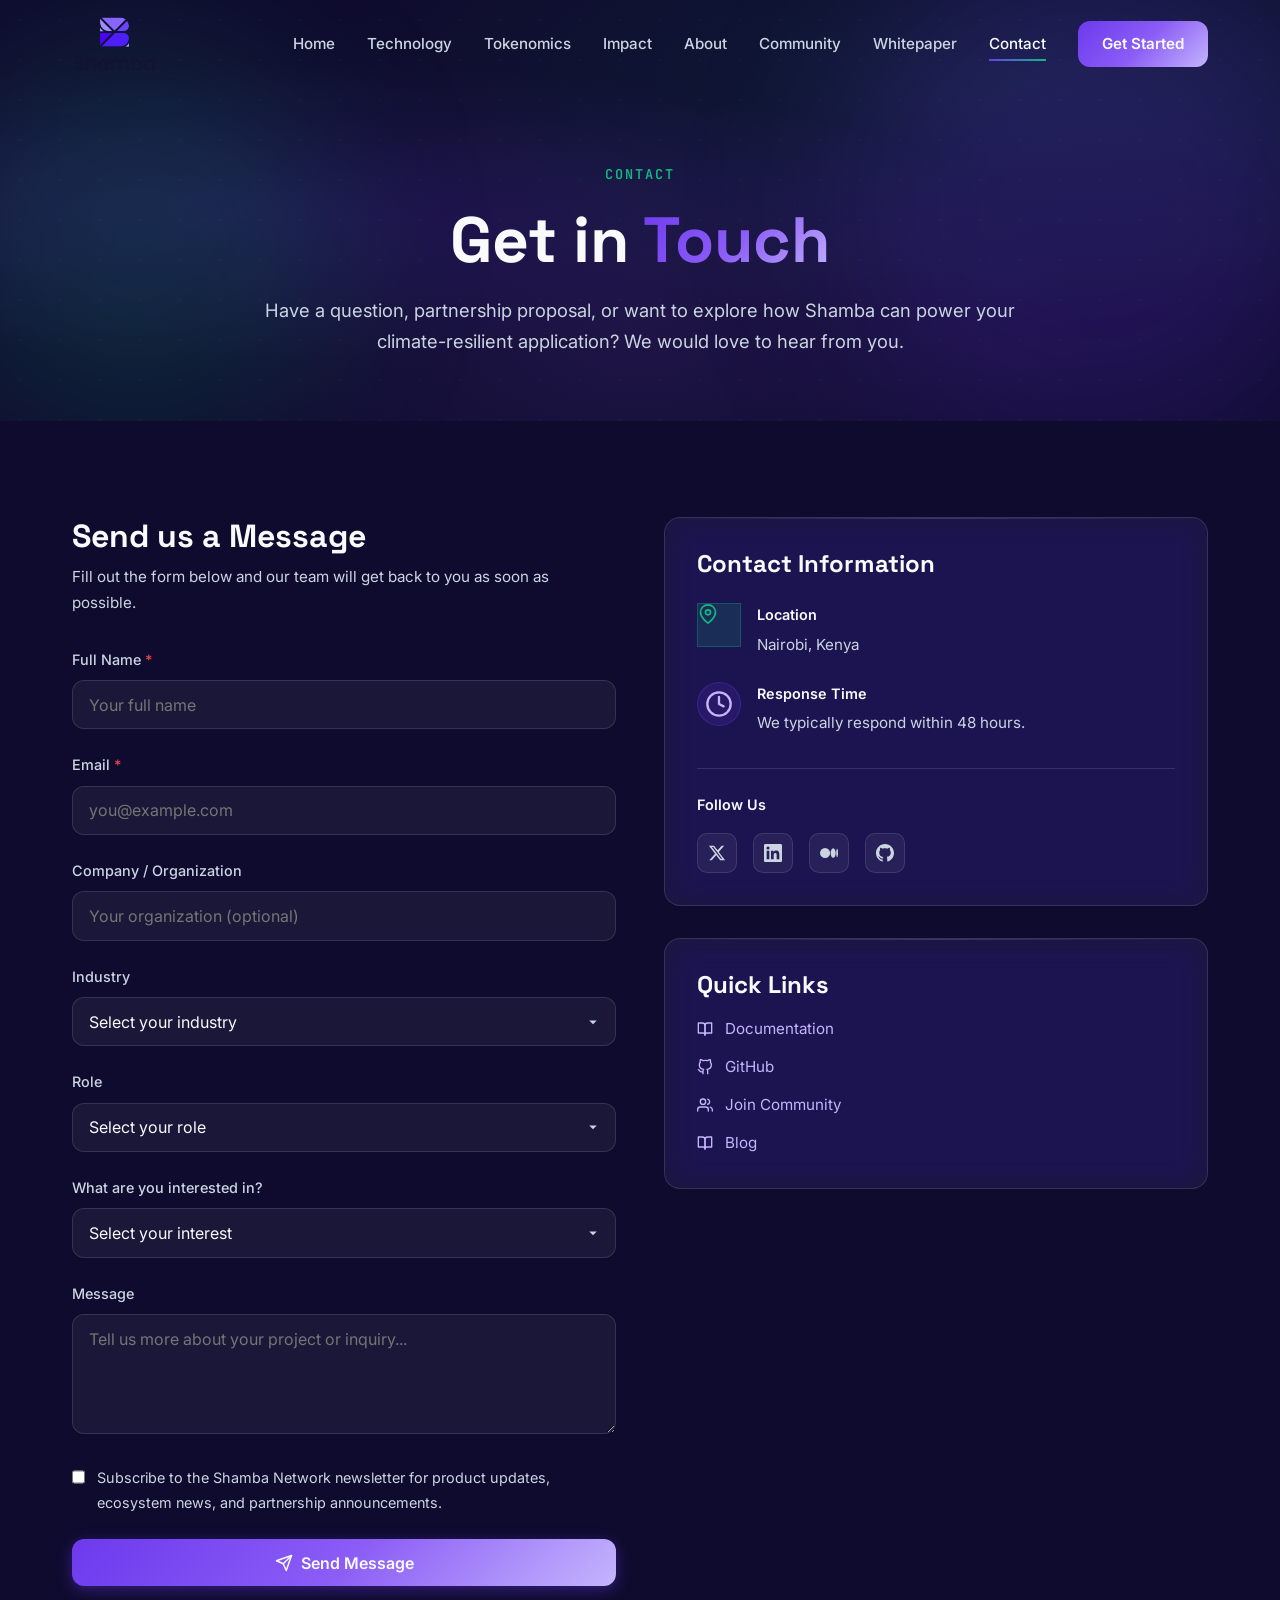
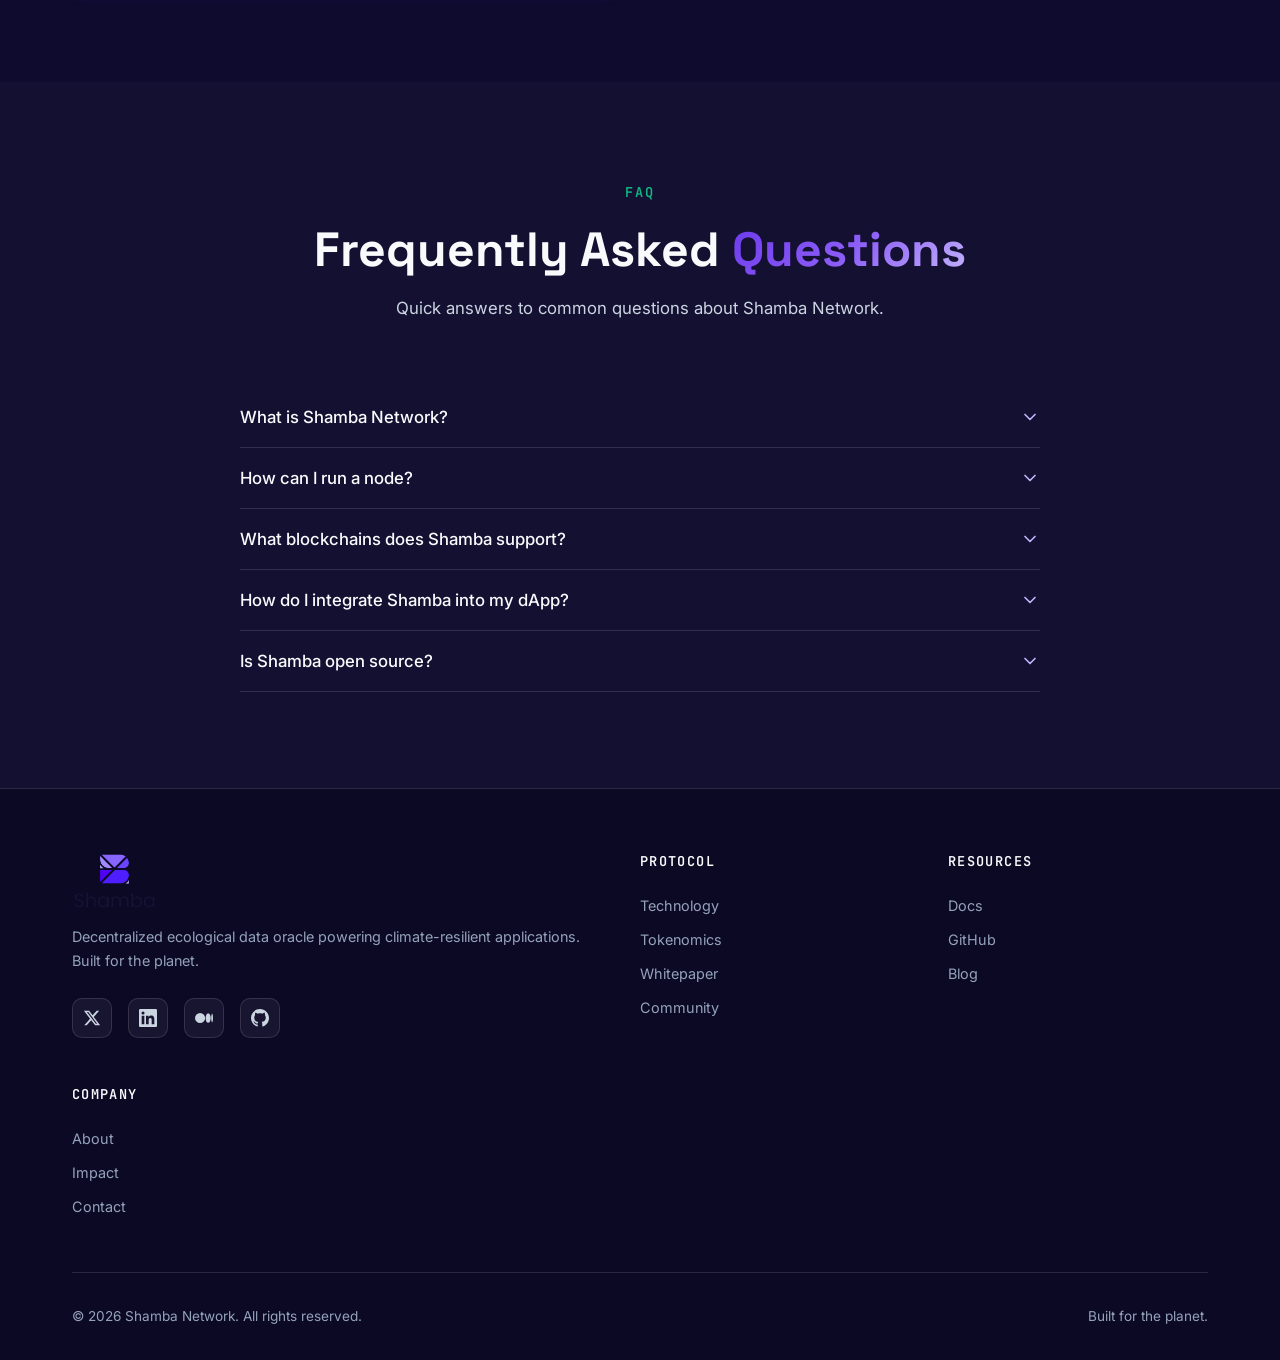
<file: contact.html>
<!DOCTYPE html>
<html lang="en">
<head>
  <meta charset="UTF-8">
  <meta name="viewport" content="width=device-width, initial-scale=1.0">
  <title>Contact - Shamba Network</title>
  <meta name="description" content="Get in touch with Shamba Network. Reach out for partnerships, technical integrations, investment opportunities, or general inquiries about our decentralized climate data oracle.">
  <link rel="icon" type="image/png" href="images/shamba-logo.png">
  <link href="https://fonts.googleapis.com/css2?family=Inter:wght@400;500;600;700&family=Space+Grotesk:wght@500;600;700&family=JetBrains+Mono:wght@400;500&display=swap" rel="stylesheet">
  <link rel="stylesheet" href="css/styles.css">
  <link rel="stylesheet" href="css/animations.css">
  <link rel="stylesheet" href="css/responsive.css">
</head>
<body>

  <!-- === Navigation === -->
  <nav class="navbar" role="navigation" aria-label="Main navigation">
    <div class="nav-container">
      <a href="index.html" class="nav-logo"><img src="images/shamba-logo.png" alt="Shamba Network" width="180" height="52"></a>
      <div class="nav-links">
        <a href="index.html">Home</a>
        <a href="technology.html">Technology</a>
        <a href="tokenomics.html">Tokenomics</a>
        <a href="impact.html">Impact</a>
        <a href="about.html">About</a>
        <a href="community.html">Community</a>
        <a href="whitepaper.html">Whitepaper</a>
        <a href="contact.html" class="active">Contact</a>
        <a href="community.html#get-started" class="nav-cta">Get Started</a>
      </div>
      <button class="mobile-toggle" aria-label="Toggle menu"><span></span><span></span><span></span></button>
    </div>
  </nav>

  <!-- === Page Header === -->
  <header class="page-header">
    <div class="hero-bg"></div>
    <div class="hero-grid"></div>
    <div class="hero-orb hero-orb-1"></div>
    <div class="hero-orb hero-orb-2"></div>
    <div class="page-header-content">
      <span class="section-label">Contact</span>
      <h1>Get in <span class="text-gradient">Touch</span></h1>
      <p>Have a question, partnership proposal, or want to explore how Shamba can power your climate-resilient application? We would love to hear from you.</p>
    </div>
  </header>

  <!-- === Contact Form + Info Section === -->
  <section class="section">
    <div class="container">
      <div class="grid-2 reveal" style="gap: 3rem; align-items: start;">

        <!-- Left Column: Contact Form -->
        <div>
          <h3 style="margin-bottom: 0.5rem;">Send us a Message</h3>
          <p style="margin-bottom: 2rem; font-size: 0.95rem;">Fill out the form below and our team will get back to you as soon as possible.</p>

          <form id="contact-form" name="contact" method="POST" data-netlify="true" netlify-honeypot="bot-field">
            <input type="hidden" name="form-name" value="contact">
            <p class="hidden" style="display:none"><input name="bot-field"></p>

            <!-- Full Name -->
            <div class="form-group">
              <label for="name" class="form-label">Full Name <span style="color: #EF4444;">*</span></label>
              <input type="text" id="name" name="name" class="form-input" placeholder="Your full name" required>
              <div class="form-error"></div>
            </div>

            <!-- Email -->
            <div class="form-group">
              <label for="email" class="form-label">Email <span style="color: #EF4444;">*</span></label>
              <input type="email" id="email" name="email" class="form-input" placeholder="you@example.com" required>
              <div class="form-error"></div>
            </div>

            <!-- Company -->
            <div class="form-group">
              <label for="company" class="form-label">Company / Organization</label>
              <input type="text" id="company" name="company" class="form-input" placeholder="Your organization (optional)">
            </div>

            <!-- Industry -->
            <div class="form-group">
              <label for="industry" class="form-label">Industry</label>
              <select id="industry" name="industry" class="form-select">
                <option value="" disabled selected>Select your industry</option>
                <option value="Agriculture">Agriculture</option>
                <option value="Insurance">Insurance</option>
                <option value="Carbon Markets">Carbon Markets</option>
                <option value="Climate Finance">Climate Finance</option>
                <option value="Blockchain/Web3">Blockchain / Web3</option>
                <option value="Government/NGO">Government / NGO</option>
                <option value="Research/Academia">Research / Academia</option>
                <option value="Investment">Investment</option>
                <option value="Other">Other</option>
              </select>
            </div>

            <!-- Role -->
            <div class="form-group">
              <label for="role" class="form-label">Role</label>
              <select id="role" name="role" class="form-select">
                <option value="" disabled selected>Select your role</option>
                <option value="Developer">Developer</option>
                <option value="Business Development">Business Development</option>
                <option value="Investor">Investor</option>
                <option value="Grant Maker">Grant Maker</option>
                <option value="Researcher">Researcher</option>
                <option value="Media/Press">Media / Press</option>
                <option value="Other">Other</option>
              </select>
            </div>

            <!-- Interest -->
            <div class="form-group">
              <label for="interest" class="form-label">What are you interested in?</label>
              <select id="interest" name="interest" class="form-select">
                <option value="" disabled selected>Select your interest</option>
                <option value="Running a Node">Running a Node</option>
                <option value="Partnership">Partnership</option>
                <option value="Investment">Investment</option>
                <option value="Grant Funding">Grant Funding</option>
                <option value="Media Inquiry">Media Inquiry</option>
                <option value="Technical Integration">Technical Integration</option>
                <option value="General Inquiry">General Inquiry</option>
              </select>
            </div>

            <!-- Message -->
            <div class="form-group">
              <label for="message" class="form-label">Message</label>
              <textarea id="message" name="message" class="form-textarea" placeholder="Tell us more about your project or inquiry..."></textarea>
            </div>

            <!-- Newsletter opt-in -->
            <div class="form-group">
              <label class="form-checkbox">
                <input type="checkbox" name="newsletter" value="yes">
                <span style="font-size: 0.9rem; color: var(--white-muted);">Subscribe to the Shamba Network newsletter for product updates, ecosystem news, and partnership announcements.</span>
              </label>
            </div>

            <!-- Submit -->
            <button type="submit" class="btn btn-primary" style="width: 100%; justify-content: center;">
              <svg xmlns="http://www.w3.org/2000/svg" width="18" height="18" viewBox="0 0 24 24" fill="none" stroke="currentColor" stroke-width="2" stroke-linecap="round" stroke-linejoin="round"><line x1="22" y1="2" x2="11" y2="13"/><polygon points="22 2 15 22 11 13 2 9 22 2"/></svg>
              Send Message
            </button>
          </form>

          <!-- Success Message -->
          <div class="form-success glass-card" style="margin-top: 2rem;">
            <svg xmlns="http://www.w3.org/2000/svg" viewBox="0 0 24 24" fill="none" stroke="currentColor" stroke-width="2" stroke-linecap="round" stroke-linejoin="round"><path d="M22 11.08V12a10 10 0 1 1-5.93-9.14"/><polyline points="22 4 12 14.01 9 11.01"/></svg>
            <h3>Message Sent</h3>
            <p>Thank you for reaching out. We will get back to you within 48 hours.</p>
          </div>
        </div>

        <!-- Right Column: Contact Info Sidebar -->
        <div>
          <div class="glass-card" style="margin-bottom: 2rem;">
            <h4 style="margin-bottom: 1.5rem;">Contact Information</h4>

            <!-- Location -->
            <div style="display: flex; align-items: flex-start; gap: 1rem; margin-bottom: 1.5rem;">
              <div class="icon-circle-green" style="width: 44px; height: 44px; min-width: 44px; margin-bottom: 0; background: rgba(16, 185, 129, 0.15); border: 1px solid rgba(16, 185, 129, 0.3);">
                <svg xmlns="http://www.w3.org/2000/svg" width="20" height="20" viewBox="0 0 24 24" fill="none" stroke="currentColor" stroke-width="2" stroke-linecap="round" stroke-linejoin="round"><path d="M21 10c0 7-9 13-9 13s-9-6-9-13a9 9 0 0 1 18 0z"/><circle cx="12" cy="10" r="3"/></svg>
              </div>
              <div>
                <p style="font-weight: 600; color: var(--white); font-size: 0.9rem; margin-bottom: 0.25rem;">Location</p>
                <p style="font-size: 0.95rem;">Nairobi, Kenya</p>
              </div>
            </div>

            <!-- Response Time -->
            <div style="display: flex; align-items: flex-start; gap: 1rem; margin-bottom: 2rem;">
              <div class="icon-circle" style="width: 44px; height: 44px; min-width: 44px; margin-bottom: 0;">
                <svg xmlns="http://www.w3.org/2000/svg" width="20" height="20" viewBox="0 0 24 24" fill="none" stroke="currentColor" stroke-width="2" stroke-linecap="round" stroke-linejoin="round"><circle cx="12" cy="12" r="10"/><polyline points="12 6 12 12 16 14"/></svg>
              </div>
              <div>
                <p style="font-weight: 600; color: var(--white); font-size: 0.9rem; margin-bottom: 0.25rem;">Response Time</p>
                <p style="font-size: 0.95rem;">We typically respond within 48 hours.</p>
              </div>
            </div>

            <!-- Divider -->
            <div style="border-top: 1px solid var(--glass-border); padding-top: 1.5rem;">
              <p style="font-weight: 600; color: var(--white); font-size: 0.9rem; margin-bottom: 1rem;">Follow Us</p>
              <div class="footer-social" style="margin-top: 0;">
                <a href="https://twitter.com/shambanetwork" target="_blank" rel="noopener" aria-label="Twitter">
                  <svg xmlns="http://www.w3.org/2000/svg" width="18" height="18" viewBox="0 0 24 24" fill="currentColor"><path d="M18.244 2.25h3.308l-7.227 8.26 8.502 11.24H16.17l-5.214-6.817L4.99 21.75H1.68l7.73-8.835L1.254 2.25H8.08l4.713 6.231zm-1.161 17.52h1.833L7.084 4.126H5.117z"/></svg>
                </a>
                <a href="https://ke.linkedin.com/company/shambanetwork" target="_blank" rel="noopener" aria-label="LinkedIn">
                  <svg xmlns="http://www.w3.org/2000/svg" width="18" height="18" viewBox="0 0 24 24" fill="currentColor"><path d="M20.447 20.452h-3.554v-5.569c0-1.328-.027-3.037-1.852-3.037-1.853 0-2.136 1.445-2.136 2.939v5.667H9.351V9h3.414v1.561h.046c.477-.9 1.637-1.85 3.37-1.85 3.601 0 4.267 2.37 4.267 5.455v6.286zM5.337 7.433a2.062 2.062 0 0 1-2.063-2.065 2.064 2.064 0 1 1 2.063 2.065zm1.782 13.019H3.555V9h3.564v11.452zM22.225 0H1.771C.792 0 0 .774 0 1.729v20.542C0 23.227.792 24 1.771 24h20.451C23.2 24 24 23.227 24 22.271V1.729C24 .774 23.2 0 22.222 0h.003z"/></svg>
                </a>
                <a href="https://medium.com/@shambanetwork" target="_blank" rel="noopener" aria-label="Medium">
                  <svg xmlns="http://www.w3.org/2000/svg" width="18" height="18" viewBox="0 0 24 24" fill="currentColor"><path d="M13.54 12a6.8 6.8 0 01-6.77 6.82A6.8 6.8 0 010 12a6.8 6.8 0 016.77-6.82A6.8 6.8 0 0113.54 12zM20.96 12c0 3.54-1.51 6.42-3.38 6.42-1.87 0-3.39-2.88-3.39-6.42s1.52-6.42 3.39-6.42 3.38 2.88 3.38 6.42M24 12c0 3.17-.53 5.75-1.19 5.75-.66 0-1.19-2.58-1.19-5.75s.53-5.75 1.19-5.75C23.47 6.25 24 8.83 24 12z"/></svg>
                </a>
                <a href="https://github.com/shamba-network" target="_blank" rel="noopener" aria-label="GitHub">
                  <svg xmlns="http://www.w3.org/2000/svg" width="18" height="18" viewBox="0 0 24 24" fill="currentColor"><path d="M12 0c-6.626 0-12 5.373-12 12 0 5.302 3.438 9.8 8.207 11.387.599.111.793-.261.793-.577v-2.234c-3.338.726-4.033-1.416-4.033-1.416-.546-1.387-1.333-1.756-1.333-1.756-1.089-.745.083-.729.083-.729 1.205.084 1.839 1.237 1.839 1.237 1.07 1.834 2.807 1.304 3.492.997.107-.775.418-1.305.762-1.604-2.665-.305-5.467-1.334-5.467-5.931 0-1.311.469-2.381 1.236-3.221-.124-.303-.535-1.524.117-3.176 0 0 1.008-.322 3.301 1.23.957-.266 1.983-.399 3.003-.404 1.02.005 2.047.138 3.006.404 2.291-1.552 3.297-1.23 3.297-1.23.653 1.653.242 2.874.118 3.176.77.84 1.235 1.911 1.235 3.221 0 4.609-2.807 5.624-5.479 5.921.43.372.823 1.102.823 2.222v3.293c0 .319.192.694.801.576 4.765-1.589 8.199-6.086 8.199-11.386 0-6.627-5.373-12-12-12z"/></svg>
                </a>
              </div>
            </div>
          </div>

          <!-- Quick Links Card -->
          <div class="glass-card">
            <h4 style="margin-bottom: 1rem;">Quick Links</h4>
            <div style="display: flex; flex-direction: column; gap: 0.75rem;">
              <a href="https://docs.shamba.app" target="_blank" rel="noopener" style="display: flex; align-items: center; gap: 0.75rem; font-size: 0.95rem;">
                <svg xmlns="http://www.w3.org/2000/svg" width="16" height="16" viewBox="0 0 24 24" fill="none" stroke="currentColor" stroke-width="2" stroke-linecap="round" stroke-linejoin="round"><path d="M2 3h6a4 4 0 0 1 4 4v14a3 3 0 0 0-3-3H2z"/><path d="M22 3h-6a4 4 0 0 0-4 4v14a3 3 0 0 1 3-3h7z"/></svg>
                Documentation
              </a>
              <a href="https://github.com/shamba-network" target="_blank" rel="noopener" style="display: flex; align-items: center; gap: 0.75rem; font-size: 0.95rem;">
                <svg xmlns="http://www.w3.org/2000/svg" width="16" height="16" viewBox="0 0 24 24" fill="none" stroke="currentColor" stroke-width="2" stroke-linecap="round" stroke-linejoin="round"><path d="M9 19c-5 1.5-5-2.5-7-3m14 6v-3.87a3.37 3.37 0 0 0-.94-2.61c3.14-.35 6.44-1.54 6.44-7A5.44 5.44 0 0 0 20 4.77 5.07 5.07 0 0 0 19.91 1S18.73.65 16 2.48a13.38 13.38 0 0 0-7 0C6.27.65 5.09 1 5.09 1A5.07 5.07 0 0 0 5 4.77a5.44 5.44 0 0 0-1.5 3.78c0 5.42 3.3 6.61 6.44 7A3.37 3.37 0 0 0 9 18.13V22"/></svg>
                GitHub
              </a>
              <a href="community.html#get-started" style="display: flex; align-items: center; gap: 0.75rem; font-size: 0.95rem;">
                <svg xmlns="http://www.w3.org/2000/svg" width="16" height="16" viewBox="0 0 24 24" fill="none" stroke="currentColor" stroke-width="2" stroke-linecap="round" stroke-linejoin="round"><path d="M17 21v-2a4 4 0 0 0-4-4H5a4 4 0 0 0-4 4v2"/><circle cx="9" cy="7" r="4"/><path d="M23 21v-2a4 4 0 0 0-3-3.87"/><path d="M16 3.13a4 4 0 0 1 0 7.75"/></svg>
                Join Community
              </a>
              <a href="https://medium.com/@shambanetwork" target="_blank" rel="noopener" style="display: flex; align-items: center; gap: 0.75rem; font-size: 0.95rem;">
                <svg xmlns="http://www.w3.org/2000/svg" width="16" height="16" viewBox="0 0 24 24" fill="none" stroke="currentColor" stroke-width="2" stroke-linecap="round" stroke-linejoin="round"><path d="M2 3h6a4 4 0 0 1 4 4v14a3 3 0 0 0-3-3H2z"/><path d="M22 3h-6a4 4 0 0 0-4 4v14a3 3 0 0 1 3-3h7z"/></svg>
                Blog
              </a>
            </div>
          </div>
        </div>
      </div>
    </div>
  </section>

  <!-- === FAQ Section === -->
  <section class="section" style="background: rgba(255,255,255,0.02);">
    <div class="container">
      <div class="section-header reveal">
        <span class="section-label">FAQ</span>
        <h2>Frequently Asked <span class="text-gradient">Questions</span></h2>
        <p>Quick answers to common questions about Shamba Network.</p>
      </div>

      <div class="reveal" style="max-width: 800px; margin: 0 auto;">
        <!-- Q1 -->
        <div class="accordion-item">
          <button class="accordion-btn">
            What is Shamba Network?
            <svg xmlns="http://www.w3.org/2000/svg" viewBox="0 0 24 24" fill="none" stroke="currentColor" stroke-width="2" stroke-linecap="round" stroke-linejoin="round"><polyline points="6 9 12 15 18 9"/></svg>
          </button>
          <div class="accordion-content">
            <p>Shamba Network is an ecological data oracle and Decentralized Monitoring, Reporting &amp; Verification (dMRV) network. It provides geospatial and climate data on-chain to power Web3 applications such as parametric insurance, carbon credit markets, green bonds, and other climate finance solutions. Founded in 2021 and headquartered near Nairobi, Kenya, Shamba has already reached over 3,000 farmers across East Africa.</p>
          </div>
        </div>

        <!-- Q2 -->
        <div class="accordion-item">
          <button class="accordion-btn">
            How can I run a node?
            <svg xmlns="http://www.w3.org/2000/svg" viewBox="0 0 24 24" fill="none" stroke="currentColor" stroke-width="2" stroke-linecap="round" stroke-linejoin="round"><polyline points="6 9 12 15 18 9"/></svg>
          </button>
          <div class="accordion-content">
            <p>Node operation is coming soon. When launched, you will be able to download the open-source Shamba SDK, run a node on your own hardware, and earn rewards for providing accurate climate data to the network. Join our community channels on Twitter and Medium to be notified when the node program launches.</p>
          </div>
        </div>

        <!-- Q3 -->
        <div class="accordion-item">
          <button class="accordion-btn">
            What blockchains does Shamba support?
            <svg xmlns="http://www.w3.org/2000/svg" viewBox="0 0 24 24" fill="none" stroke="currentColor" stroke-width="2" stroke-linecap="round" stroke-linejoin="round"><polyline points="6 9 12 15 18 9"/></svg>
          </button>
          <div class="accordion-content">
            <p>Shamba currently delivers data on six EVM-compatible chains: Arbitrum, Avalanche, Ethereum, Optimism, Polygon, and the XRPL EVM Sidechain. The XRPL EVM Sidechain integration enables XRP-native settlement workflows alongside full EVM smart contract support.</p>
          </div>
        </div>

        <!-- Q4 -->
        <div class="accordion-item">
          <button class="accordion-btn">
            How do I integrate Shamba into my dApp?
            <svg xmlns="http://www.w3.org/2000/svg" viewBox="0 0 24 24" fill="none" stroke="currentColor" stroke-width="2" stroke-linecap="round" stroke-linejoin="round"><polyline points="6 9 12 15 18 9"/></svg>
          </button>
          <div class="accordion-content">
            <p>Start by visiting the <a href="https://docs.shamba.app/en/latest/quickstart.html" target="_blank" rel="noopener">quickstart guide</a>. You can import the <code>ShambaGeoConsumer</code> or <code>ShambaFireConsumer</code> smart contracts from the Shamba smart-contract-kit (available as an npm module). The Contracts Tool on <a href="https://shamba.app" target="_blank" rel="noopener">shamba.app</a> can generate boilerplate code with parametric specifications for your use case.</p>
          </div>
        </div>

        <!-- Q5 -->
        <div class="accordion-item">
          <button class="accordion-btn">
            Is Shamba open source?
            <svg xmlns="http://www.w3.org/2000/svg" viewBox="0 0 24 24" fill="none" stroke="currentColor" stroke-width="2" stroke-linecap="round" stroke-linejoin="round"><polyline points="6 9 12 15 18 9"/></svg>
          </button>
          <div class="accordion-content">
            <p>Yes. Shamba maintains public repositories on GitHub at <a href="https://github.com/shamba-network" target="_blank" rel="noopener">github.com/shamba-network</a>, including the apps UI, documentation source, and XRP integration. The legacy smart contract kit is available at <a href="https://github.com/shambadynamic/shamba-smartcontractkit" target="_blank" rel="noopener">github.com/shambadynamic/shamba-smartcontractkit</a>. The team is committed to transparency and community-driven development.</p>
          </div>
        </div>
      </div>
    </div>
  </section>

  <!-- === Footer === -->
  <footer class="footer">
    <div class="container">
      <div class="footer-grid">
        <div class="footer-brand">
          <a href="index.html" class="nav-logo"><img src="images/shamba-logo.png" alt="Shamba Network" width="180" height="52"></a>
          <p>Decentralized ecological data oracle powering climate-resilient applications. Built for the planet.</p>
          <div class="footer-social">
            <a href="https://twitter.com/shambanetwork" target="_blank" rel="noopener" aria-label="Twitter">
              <svg xmlns="http://www.w3.org/2000/svg" width="18" height="18" viewBox="0 0 24 24" fill="currentColor"><path d="M18.244 2.25h3.308l-7.227 8.26 8.502 11.24H16.17l-5.214-6.817L4.99 21.75H1.68l7.73-8.835L1.254 2.25H8.08l4.713 6.231zm-1.161 17.52h1.833L7.084 4.126H5.117z"/></svg>
            </a>
            <a href="https://ke.linkedin.com/company/shambanetwork" target="_blank" rel="noopener" aria-label="LinkedIn">
              <svg xmlns="http://www.w3.org/2000/svg" width="18" height="18" viewBox="0 0 24 24" fill="currentColor"><path d="M20.447 20.452h-3.554v-5.569c0-1.328-.027-3.037-1.852-3.037-1.853 0-2.136 1.445-2.136 2.939v5.667H9.351V9h3.414v1.561h.046c.477-.9 1.637-1.85 3.37-1.85 3.601 0 4.267 2.37 4.267 5.455v6.286zM5.337 7.433a2.062 2.062 0 0 1-2.063-2.065 2.064 2.064 0 1 1 2.063 2.065zm1.782 13.019H3.555V9h3.564v11.452zM22.225 0H1.771C.792 0 0 .774 0 1.729v20.542C0 23.227.792 24 1.771 24h20.451C23.2 24 24 23.227 24 22.271V1.729C24 .774 23.2 0 22.222 0h.003z"/></svg>
            </a>
            <a href="https://medium.com/@shambanetwork" target="_blank" rel="noopener" aria-label="Medium">
              <svg xmlns="http://www.w3.org/2000/svg" width="18" height="18" viewBox="0 0 24 24" fill="currentColor"><path d="M13.54 12a6.8 6.8 0 01-6.77 6.82A6.8 6.8 0 010 12a6.8 6.8 0 016.77-6.82A6.8 6.8 0 0113.54 12zM20.96 12c0 3.54-1.51 6.42-3.38 6.42-1.87 0-3.39-2.88-3.39-6.42s1.52-6.42 3.39-6.42 3.38 2.88 3.38 6.42M24 12c0 3.17-.53 5.75-1.19 5.75-.66 0-1.19-2.58-1.19-5.75s.53-5.75 1.19-5.75C23.47 6.25 24 8.83 24 12z"/></svg>
            </a>
            <a href="https://github.com/shamba-network" target="_blank" rel="noopener" aria-label="GitHub">
              <svg xmlns="http://www.w3.org/2000/svg" width="18" height="18" viewBox="0 0 24 24" fill="currentColor"><path d="M12 0c-6.626 0-12 5.373-12 12 0 5.302 3.438 9.8 8.207 11.387.599.111.793-.261.793-.577v-2.234c-3.338.726-4.033-1.416-4.033-1.416-.546-1.387-1.333-1.756-1.333-1.756-1.089-.745.083-.729.083-.729 1.205.084 1.839 1.237 1.839 1.237 1.07 1.834 2.807 1.304 3.492.997.107-.775.418-1.305.762-1.604-2.665-.305-5.467-1.334-5.467-5.931 0-1.311.469-2.381 1.236-3.221-.124-.303-.535-1.524.117-3.176 0 0 1.008-.322 3.301 1.23.957-.266 1.983-.399 3.003-.404 1.02.005 2.047.138 3.006.404 2.291-1.552 3.297-1.23 3.297-1.23.653 1.653.242 2.874.118 3.176.77.84 1.235 1.911 1.235 3.221 0 4.609-2.807 5.624-5.479 5.921.43.372.823 1.102.823 2.222v3.293c0 .319.192.694.801.576 4.765-1.589 8.199-6.086 8.199-11.386 0-6.627-5.373-12-12-12z"/></svg>
            </a>
          </div>
        </div>
        <div>
          <h5 class="footer-heading">Protocol</h5>
          <div class="footer-links">
            <a href="technology.html">Technology</a>
            <a href="tokenomics.html">Tokenomics</a>
            <a href="whitepaper.html">Whitepaper</a>
            <a href="community.html">Community</a>
          </div>
        </div>
        <div>
          <h5 class="footer-heading">Resources</h5>
          <div class="footer-links">
            <a href="https://docs.shamba.app" target="_blank" rel="noopener">Docs</a>
            <a href="https://github.com/shamba-network" target="_blank" rel="noopener">GitHub</a>
            <a href="https://medium.com/@shambanetwork" target="_blank" rel="noopener">Blog</a>
          </div>
        </div>
        <div>
          <h5 class="footer-heading">Company</h5>
          <div class="footer-links">
            <a href="about.html">About</a>
            <a href="impact.html">Impact</a>
            <a href="contact.html">Contact</a>
          </div>
        </div>
      </div>
      <div class="footer-bottom">
        <span>&copy; 2026 Shamba Network. All rights reserved.</span>
        <span>Built for the planet.</span>
      </div>
    </div>
  </footer>

  <script src="js/main.js"></script>
  <script src="js/animations.js"></script>
  <script src="js/forms.js"></script>
</body>
</html>
</file>
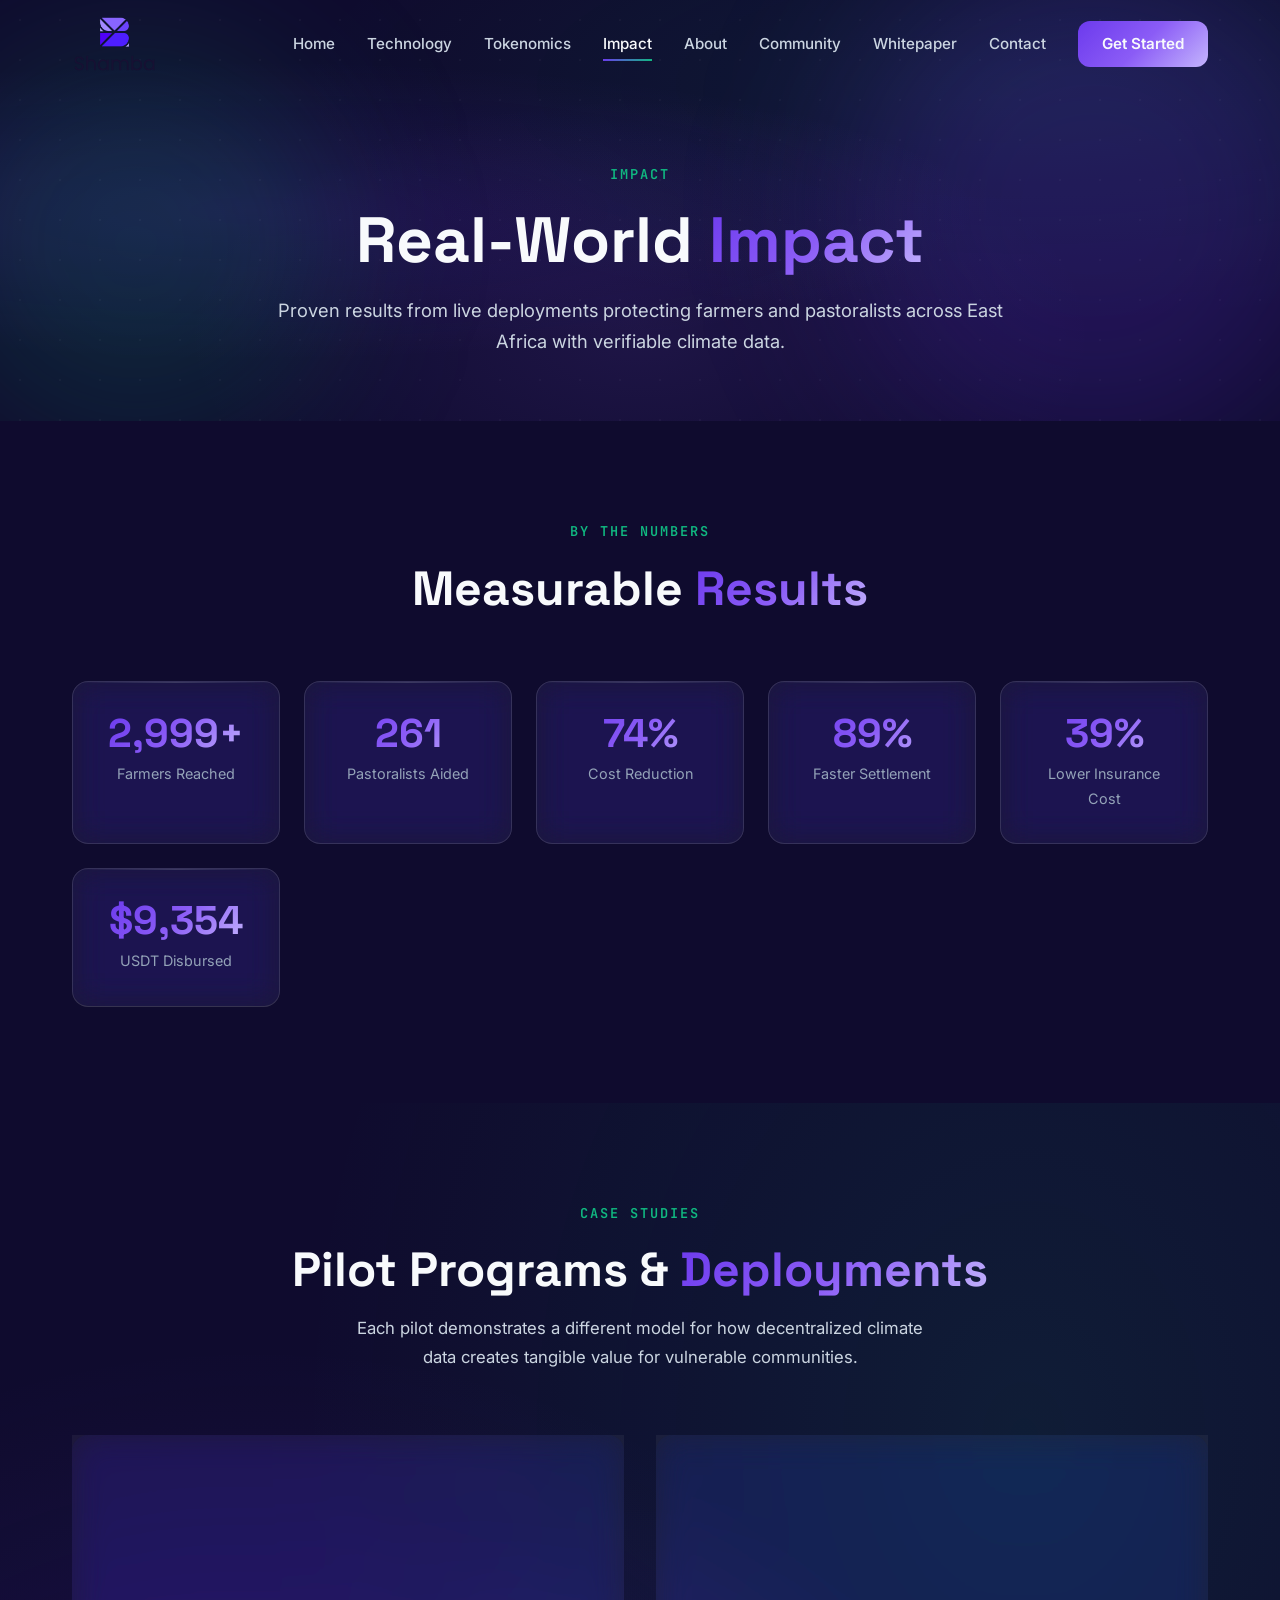
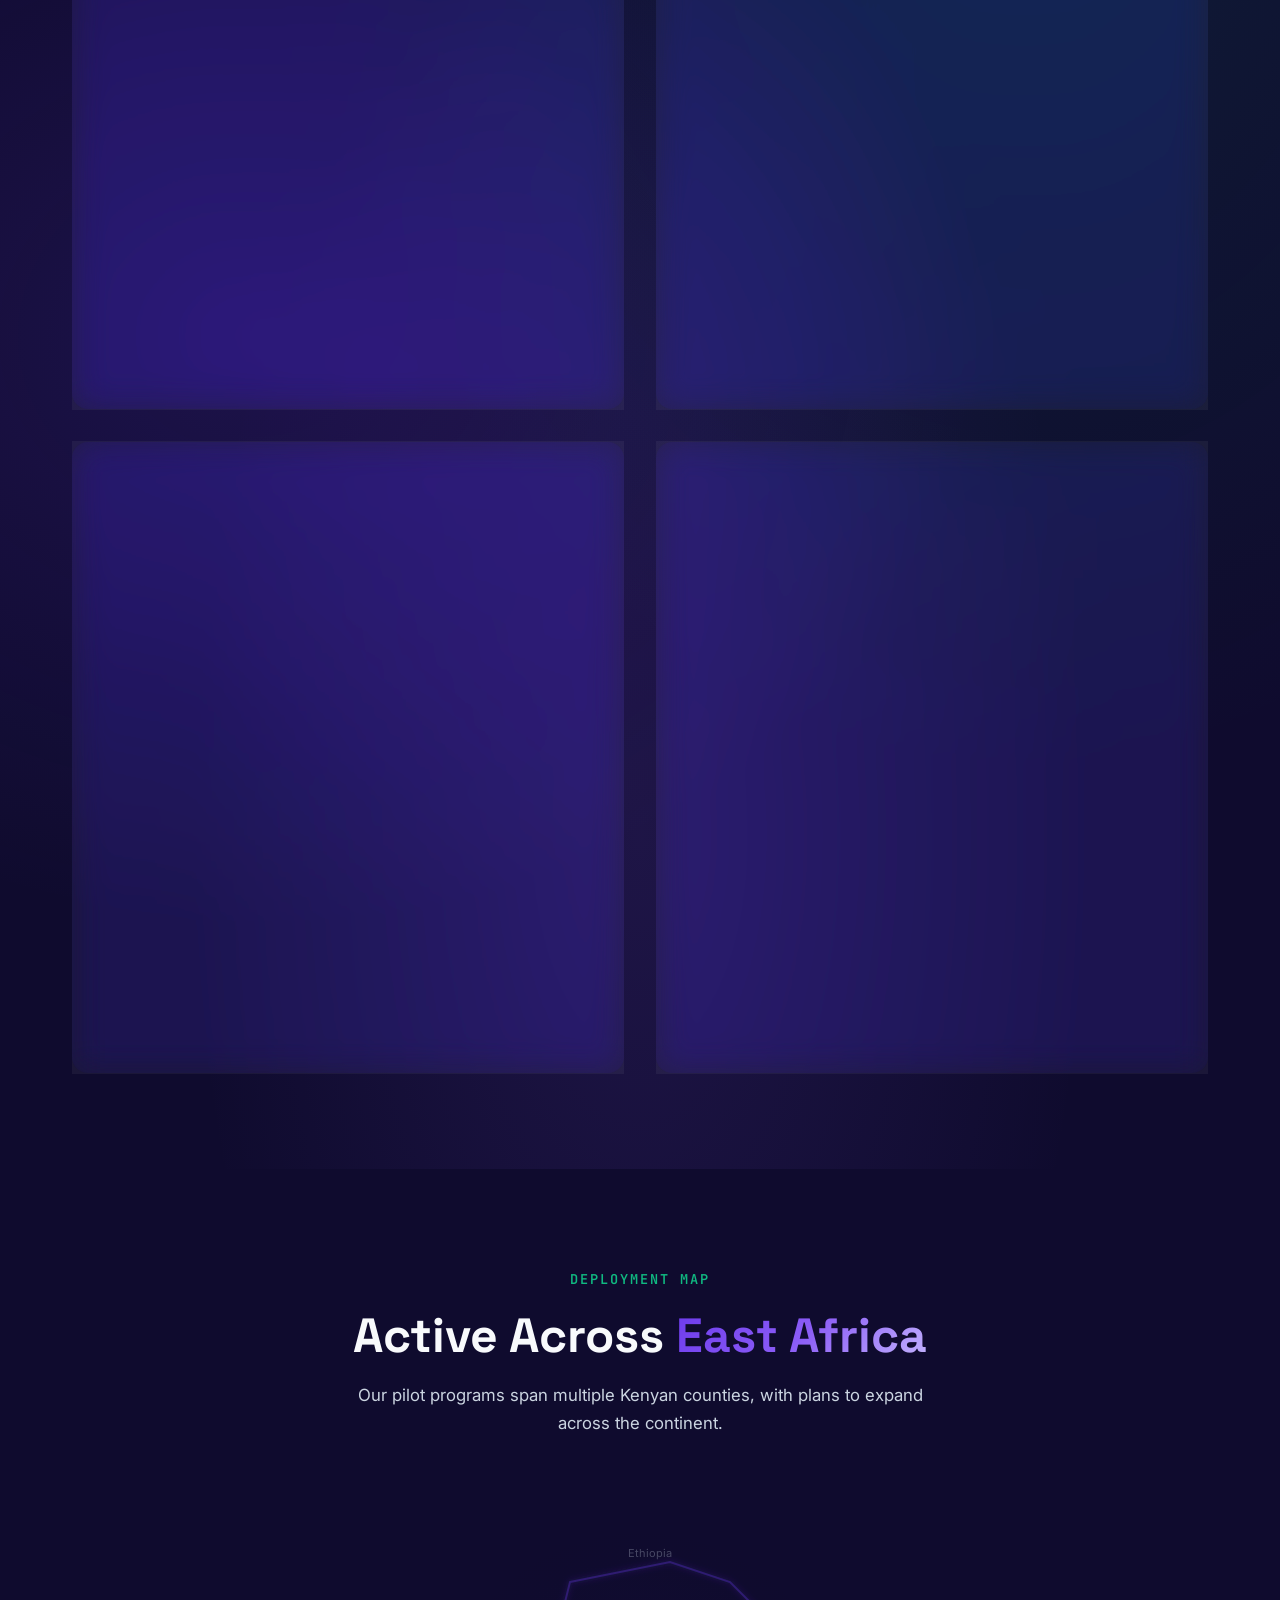
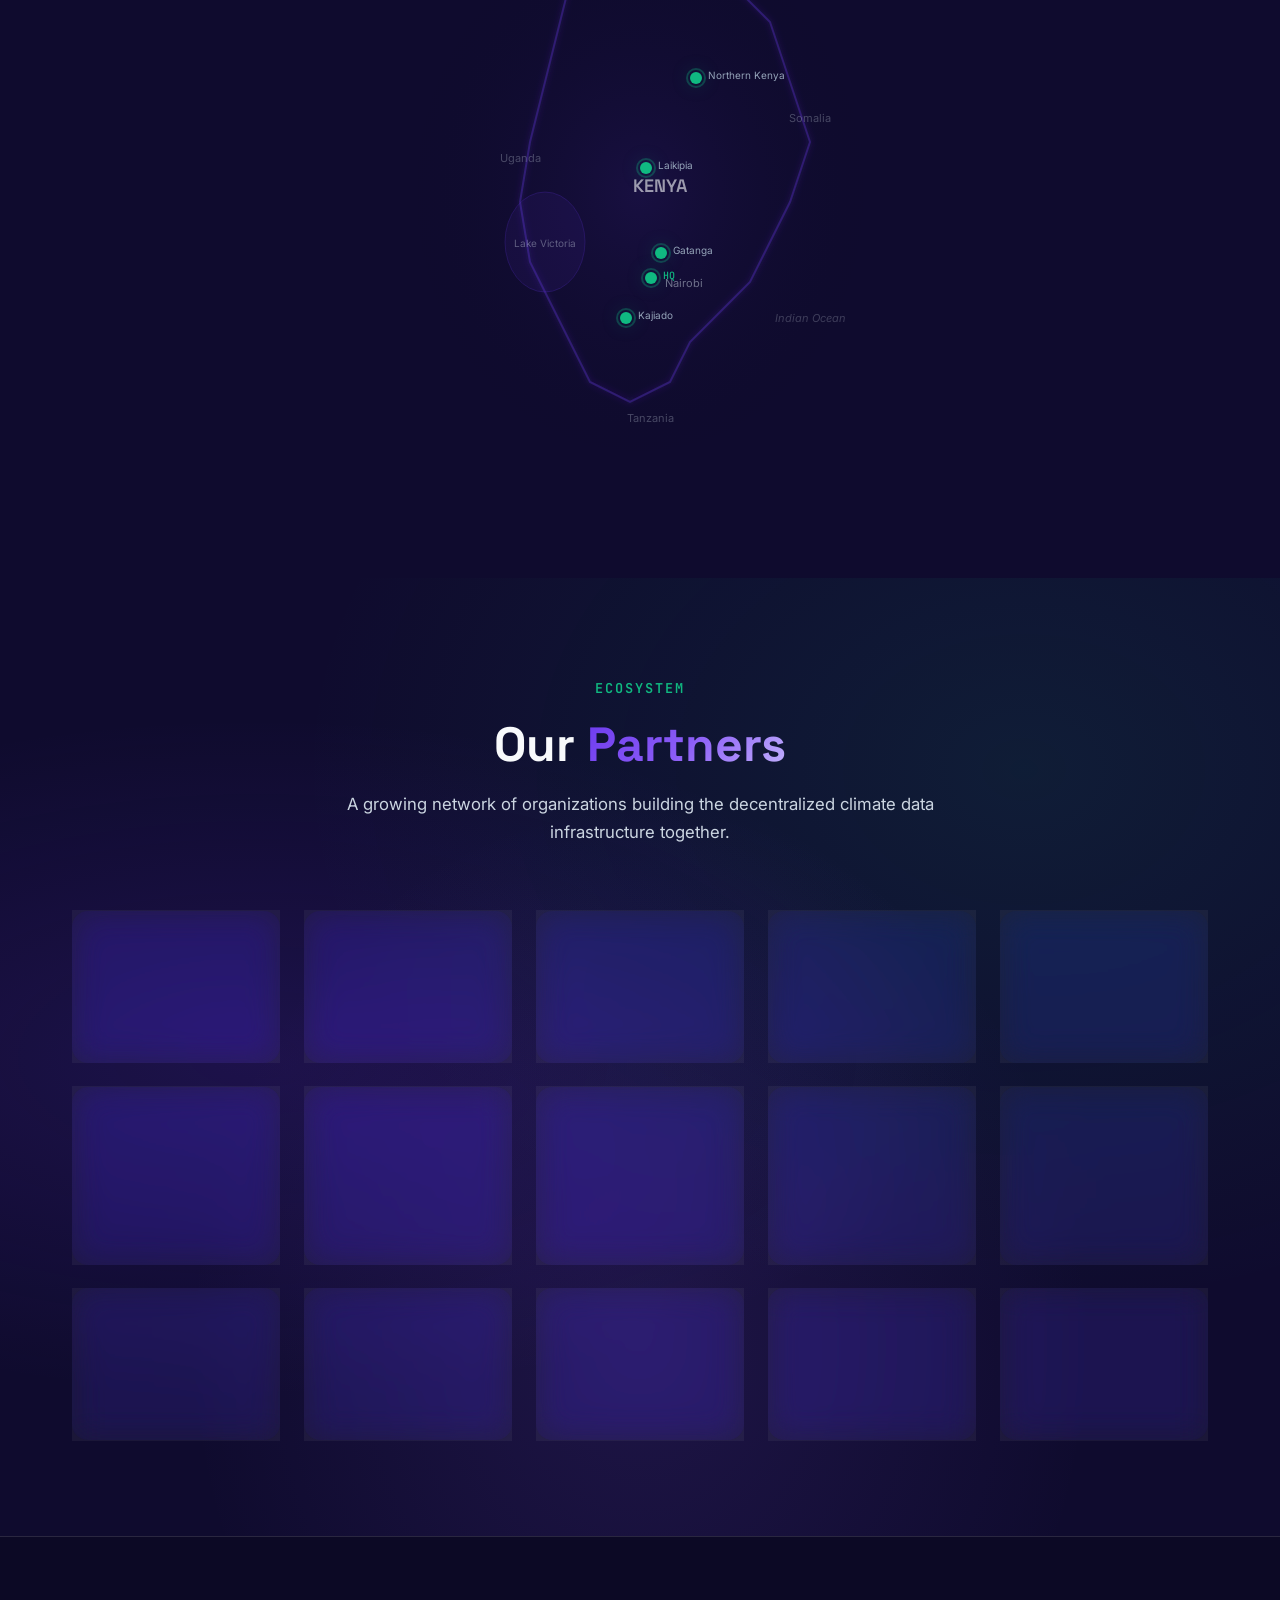
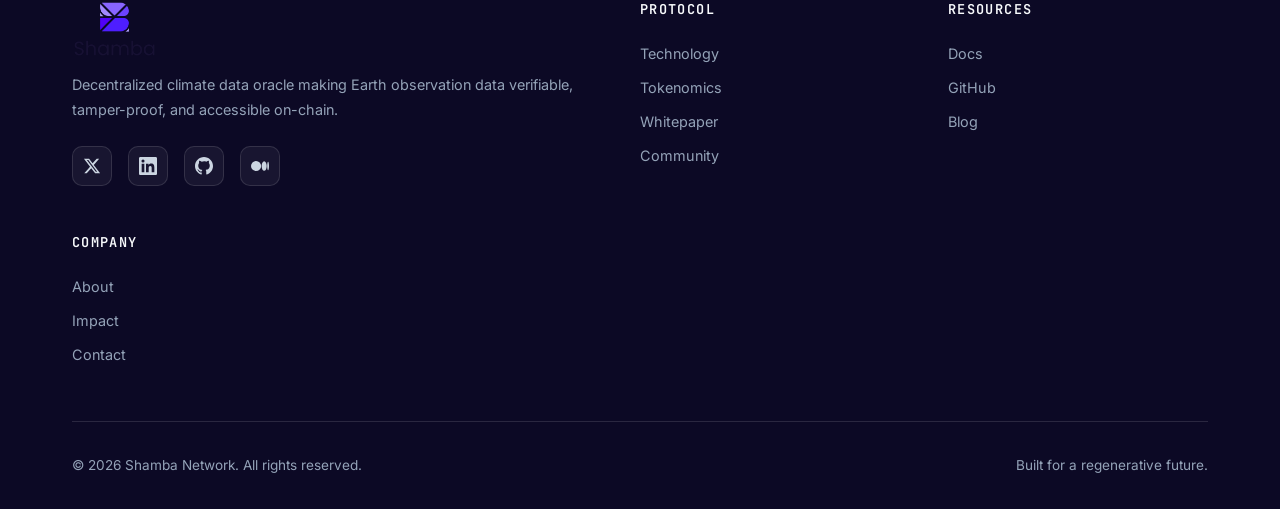
<file: impact.html>
<!DOCTYPE html>
<html lang="en">
<head>
  <meta charset="UTF-8">
  <meta name="viewport" content="width=device-width, initial-scale=1.0">
  <meta name="description" content="Shamba Network Impact - real-world results from pilot programs protecting farmers and pastoralists across East Africa with decentralized climate data.">
  <title>Impact - Shamba Network</title>
  <link rel="icon" type="image/png" href="images/favicon.png">
  <link href="https://fonts.googleapis.com/css2?family=Inter:wght@400;500;600;700&family=Space+Grotesk:wght@500;600;700&family=JetBrains+Mono:wght@400;500&display=swap" rel="stylesheet">
  <link rel="stylesheet" href="css/styles.css">
  <link rel="stylesheet" href="css/animations.css">
  <link rel="stylesheet" href="css/responsive.css">
</head>
<body>

  <!-- ===== NAVBAR ===== -->
  <nav class="navbar" role="navigation" aria-label="Main navigation">
    <div class="nav-container">
      <a href="index.html" class="nav-logo"><img src="images/shamba-logo.png" alt="Shamba Network" width="180" height="52"></a>
      <div class="nav-links">
        <a href="index.html">Home</a>
        <a href="technology.html">Technology</a>
        <a href="tokenomics.html">Tokenomics</a>
        <a href="impact.html" class="active">Impact</a>
        <a href="about.html">About</a>
        <a href="community.html">Community</a>
        <a href="whitepaper.html">Whitepaper</a>
        <a href="contact.html">Contact</a>
        <a href="community.html#get-started" class="nav-cta">Get Started</a>
      </div>
      <button class="mobile-toggle" aria-label="Toggle menu"><span></span><span></span><span></span></button>
    </div>
  </nav>

  <!-- ===== PAGE HEADER ===== -->
  <header class="page-header">
    <div class="hero-bg"></div>
    <div class="hero-grid"></div>
    <div class="hero-orb hero-orb-1"></div>
    <div class="hero-orb hero-orb-2"></div>
    <div class="page-header-content">
      <span class="section-label">Impact</span>
      <h1>Real-World <span class="text-gradient">Impact</span></h1>
      <p>Proven results from live deployments protecting farmers and pastoralists across East Africa with verifiable climate data.</p>
    </div>
  </header>

  <!-- ===== IMPACT STATS ===== -->
  <section class="section" id="stats">
    <div class="container">
      <div class="section-header reveal">
        <span class="section-label">By the Numbers</span>
        <h2>Measurable <span class="text-gradient">Results</span></h2>
      </div>

      <div class="stat-grid reveal">
        <div class="glass-card stat-card">
          <div class="stat-number" data-count="3000" data-suffix="+">0</div>
          <div class="stat-label">Farmers Reached</div>
        </div>
        <div class="glass-card stat-card">
          <div class="stat-number" data-count="262">0</div>
          <div class="stat-label">Pastoralists Aided</div>
        </div>
        <div class="glass-card stat-card">
          <div class="stat-number" data-count="75" data-suffix="%">0</div>
          <div class="stat-label">Cost Reduction</div>
        </div>
        <div class="glass-card stat-card">
          <div class="stat-number" data-count="90" data-suffix="%">0</div>
          <div class="stat-label">Faster Settlement</div>
        </div>
        <div class="glass-card stat-card">
          <div class="stat-number" data-count="40" data-suffix="%">0</div>
          <div class="stat-label">Lower Insurance Cost</div>
        </div>
        <div class="glass-card stat-card">
          <div class="stat-number" data-count="11271" data-prefix="$">0</div>
          <div class="stat-label">USDT Disbursed</div>
        </div>
      </div>
    </div>
  </section>

  <!-- ===== CASE STUDIES ===== -->
  <section class="section" id="case-studies" style="background: var(--gradient-mesh);">
    <div class="container">
      <div class="section-header reveal">
        <span class="section-label">Case Studies</span>
        <h2>Pilot Programs &amp; <span class="text-gradient">Deployments</span></h2>
        <p>Each pilot demonstrates a different model for how decentralized climate data creates tangible value for vulnerable communities.</p>
      </div>

      <div class="grid-2">
        <!-- Case Study 1: Laikipia & Kajiado -->
        <div class="glass-card case-study reveal stagger-1">
          <div class="case-study-label">September 2023 &mdash; Laikipia &amp; Kajiado Counties</div>
          <h3>Drought Insurance for Pastoralists</h3>
          <p style="margin-bottom: 1rem;">In partnership with Mercy Corps Ventures, Fortune Credit, and DIVA Technologies, Shamba deployed anticipatory cash transfers for 262 pastoralists across two Kenyan counties. Smart contracts held donated funds in escrow on Polygon, disbursing automatically when Shamba's oracle detected pasture conditions reaching distress levels via NDVI satellite data.</p>
          <div style="display: flex; gap: 0.5rem; flex-wrap: wrap; margin-bottom: 1rem;">
            <span class="badge badge-purple">Mercy Corps</span>
            <span class="badge badge-purple">Fortune Credit</span>
            <span class="badge badge-purple">DIVA Protocol</span>
          </div>
          <div class="case-study-metrics">
            <div class="case-study-metric">
              <div class="value">262</div>
              <div class="label">Pastoralists</div>
            </div>
            <div class="case-study-metric">
              <div class="value">75%</div>
              <div class="label">Cost Reduction</div>
            </div>
            <div class="case-study-metric">
              <div class="value">90%</div>
              <div class="label">Faster Settlement</div>
            </div>
            <div class="case-study-metric">
              <div class="value">$11,271</div>
              <div class="label">USDT Disbursed</div>
            </div>
          </div>
        </div>

        <!-- Case Study 2: Northern Kenya Cattle -->
        <div class="glass-card case-study reveal stagger-2">
          <div class="case-study-label">2022&ndash;2023 &mdash; Northern Kenya</div>
          <h3>Cattle Herder Insurance</h3>
          <p style="margin-bottom: 1rem;">Working with Fortune Credit and DIVA Protocol, Shamba provided parametric insurance coverage to 150 cattle herders in Northern Kenya. Payouts were triggered automatically when vegetation levels (NDVI) fell below thresholds indicating livestock starvation risk &mdash; removing the need for manual claims assessment and enabling rapid disbursement during drought emergencies.</p>
          <div style="display: flex; gap: 0.5rem; flex-wrap: wrap; margin-bottom: 1rem;">
            <span class="badge badge-purple">Fortune Credit</span>
            <span class="badge badge-purple">DIVA Protocol</span>
          </div>
          <div class="case-study-metrics">
            <div class="case-study-metric">
              <div class="value">150</div>
              <div class="label">Cattle Herders</div>
            </div>
            <div class="case-study-metric">
              <div class="value">NDVI</div>
              <div class="label">Trigger Index</div>
            </div>
            <div class="case-study-metric">
              <div class="value">Auto</div>
              <div class="label">Payout Settlement</div>
            </div>
          </div>
        </div>

        <!-- Case Study 3: MSME Rainfall Insurance -->
        <div class="glass-card case-study reveal stagger-3">
          <div class="case-study-label">2025 &mdash; Kenya</div>
          <h3>MSME Rainfall Insurance</h3>
          <p style="margin-bottom: 1rem;">A groundbreaking pilot with Mercy Corps Ventures, BlockBima, Fortune Credit, and RiskShield that embeds parametric rainfall insurance directly into Fortune Credit's 5-day digital loans for MSMEs. When excess rainfall occurs, insurance automatically reduces the borrower's repayment obligation &mdash; no claims filing required. Multiple severity tiers ensure greater rainfall triggers greater loan coverage. Shamba feeds 30+ satellite and sensor data streams into the blockchain daily.</p>
          <div style="display: flex; gap: 0.5rem; flex-wrap: wrap; margin-bottom: 1rem;">
            <span class="badge badge-purple">Mercy Corps</span>
            <span class="badge badge-purple">BlockBima</span>
            <span class="badge badge-purple">Fortune Credit</span>
            <span class="badge badge-purple">RiskShield</span>
          </div>
          <div class="case-study-metrics">
            <div class="case-study-metric">
              <div class="value">5-Day</div>
              <div class="label">Loan Cycle</div>
            </div>
            <div class="case-study-metric">
              <div class="value">30+</div>
              <div class="label">Data Streams</div>
            </div>
            <div class="case-study-metric">
              <div class="value">Tiered</div>
              <div class="label">Severity Payouts</div>
            </div>
          </div>
        </div>

        <!-- Case Study 4: Gatanga Carbon Credits -->
        <div class="glass-card case-study reveal stagger-4">
          <div class="case-study-label">2022&ndash;2023 &mdash; Gatanga, Kenya</div>
          <h3>Smallholder Carbon Credits</h3>
          <p style="margin-bottom: 1rem;">In Gatanga, north of Nairobi, Shamba partnered with local NGO YARD (Youth Action for Rural Development) to help smallholder farming communities issue their own carbon credits from organically grown fruit trees. Using Shamba's dMRV infrastructure, avocado farmers can now generate verifiable carbon credits for international markets &mdash; creating a new revenue stream that previously required costly manual audits.</p>
          <div style="display: flex; gap: 0.5rem; flex-wrap: wrap; margin-bottom: 1rem;">
            <span class="badge badge-purple">YARD NGO</span>
          </div>
          <div class="case-study-metrics">
            <div class="case-study-metric">
              <div class="value">dMRV</div>
              <div class="label">Verification Method</div>
            </div>
            <div class="case-study-metric">
              <div class="value">Avocado</div>
              <div class="label">Tree Species</div>
            </div>
            <div class="case-study-metric">
              <div class="value">Global</div>
              <div class="label">Credit Market</div>
            </div>
          </div>
        </div>
      </div>
    </div>
  </section>

  <!-- ===== MAP SECTION ===== -->
  <section class="section" id="map">
    <div class="container">
      <div class="section-header reveal">
        <span class="section-label">Deployment Map</span>
        <h2>Active Across <span class="text-gradient">East Africa</span></h2>
        <p>Our pilot programs span multiple Kenyan counties, with plans to expand across the continent.</p>
      </div>

      <div class="reveal" style="display: flex; justify-content: center;">
        <div class="map-container" style="width: 500px; height: 580px; position: relative;">
          <!-- SVG outline of East Africa (Kenya-focused) -->
          <svg viewBox="0 0 500 580" xmlns="http://www.w3.org/2000/svg" style="width: 100%; height: 100%;">
            <!-- Background glow -->
            <defs>
              <radialGradient id="mapGlow" cx="50%" cy="50%" r="50%">
                <stop offset="0%" stop-color="rgba(108, 58, 237, 0.1)"/>
                <stop offset="100%" stop-color="transparent"/>
              </radialGradient>
              <filter id="glow">
                <feGaussianBlur stdDeviation="3" result="coloredBlur"/>
                <feMerge>
                  <feMergeNode in="coloredBlur"/>
                  <feMergeNode in="SourceGraphic"/>
                </feMerge>
              </filter>
            </defs>
            <rect width="500" height="580" fill="url(#mapGlow)"/>

            <!-- Kenya outline (simplified) -->
            <path d="M180 80 L280 60 L340 80 L380 120 L400 180 L420 240 L400 300 L380 340 L360 380 L340 400 L300 440 L280 480 L240 500 L200 480 L180 440 L160 400 L140 360 L130 300 L140 240 L150 200 L160 160 L170 120 Z"
                  fill="none" stroke="rgba(108, 58, 237, 0.3)" stroke-width="2" filter="url(#glow)"/>

            <!-- Lake Victoria (simplified) -->
            <ellipse cx="155" cy="340" rx="40" ry="50" fill="rgba(108, 58, 237, 0.08)" stroke="rgba(108, 58, 237, 0.2)" stroke-width="1"/>
            <text x="155" y="345" fill="rgba(203, 213, 225, 0.4)" font-size="10" font-family="Inter, sans-serif" text-anchor="middle">Lake Victoria</text>

            <!-- Ethiopia border area -->
            <text x="260" y="55" fill="rgba(203, 213, 225, 0.3)" font-size="11" font-family="Inter, sans-serif" text-anchor="middle">Ethiopia</text>

            <!-- Somalia area -->
            <text x="420" y="220" fill="rgba(203, 213, 225, 0.3)" font-size="11" font-family="Inter, sans-serif" text-anchor="middle">Somalia</text>

            <!-- Tanzania area -->
            <text x="260" y="520" fill="rgba(203, 213, 225, 0.3)" font-size="11" font-family="Inter, sans-serif" text-anchor="middle">Tanzania</text>

            <!-- Uganda area -->
            <text x="130" y="260" fill="rgba(203, 213, 225, 0.3)" font-size="11" font-family="Inter, sans-serif" text-anchor="middle">Uganda</text>

            <!-- Indian Ocean -->
            <text x="420" y="420" fill="rgba(203, 213, 225, 0.25)" font-size="11" font-family="Inter, sans-serif" text-anchor="middle" font-style="italic">Indian Ocean</text>

            <!-- Kenya label -->
            <text x="270" y="290" fill="rgba(248, 250, 252, 0.6)" font-size="18" font-family="Space Grotesk, sans-serif" font-weight="600" text-anchor="middle">KENYA</text>

            <!-- Nairobi marker -->
            <text x="275" y="385" fill="rgba(203, 213, 225, 0.5)" font-size="11" font-family="Inter, sans-serif" text-anchor="start">Nairobi</text>
          </svg>

          <!-- Glowing dots at pilot locations -->
          <!-- Nairobi (HQ) -->
          <div class="map-dot" style="left: 255px; top: 370px;" title="Nairobi (HQ)"></div>

          <!-- Laikipia -->
          <div class="map-dot" style="left: 250px; top: 260px; animation-delay: 0.5s;" title="Laikipia County"></div>
          <span style="position: absolute; left: 268px; top: 255px; font-size: 10px; color: var(--white-dim); font-family: var(--font-body);">Laikipia</span>

          <!-- Kajiado -->
          <div class="map-dot" style="left: 230px; top: 410px; animation-delay: 1s;" title="Kajiado County"></div>
          <span style="position: absolute; left: 248px; top: 405px; font-size: 10px; color: var(--white-dim); font-family: var(--font-body);">Kajiado</span>

          <!-- Gatanga -->
          <div class="map-dot" style="left: 265px; top: 345px; animation-delay: 1.5s;" title="Gatanga"></div>
          <span style="position: absolute; left: 283px; top: 340px; font-size: 10px; color: var(--white-dim); font-family: var(--font-body);">Gatanga</span>

          <!-- Northern Kenya -->
          <div class="map-dot" style="left: 300px; top: 170px; animation-delay: 2s;" title="Northern Kenya"></div>
          <span style="position: absolute; left: 318px; top: 165px; font-size: 10px; color: var(--white-dim); font-family: var(--font-body);">Northern Kenya</span>

          <!-- Juja (HQ) -->
          <span style="position: absolute; left: 273px; top: 365px; font-size: 10px; color: var(--green-accent); font-family: var(--font-mono); font-weight: 500;">HQ</span>
        </div>
      </div>
    </div>
  </section>

  <!-- ===== PARTNERS ===== -->
  <section class="section" id="partners" style="background: var(--gradient-mesh);">
    <div class="container">
      <div class="section-header reveal">
        <span class="section-label">Ecosystem</span>
        <h2>Our <span class="text-gradient">Partners</span></h2>
        <p>A growing network of organizations building the decentralized climate data infrastructure together.</p>
      </div>

      <div class="partner-grid reveal">
        <div class="glass-card partner-card"><img src="images/logos/mercy-corps.svg" alt="Mercy Corps" class="partner-logo"><span>Mercy Corps</span></div>
        <div class="glass-card partner-card"><img src="images/logos/chainlink.svg" alt="Chainlink" class="partner-logo"><span>Chainlink</span></div>
        <div class="glass-card partner-card"><img src="images/logos/fortune-credit.svg" alt="Fortune Credit" class="partner-logo"><span>Fortune Credit</span></div>
        <div class="glass-card partner-card"><img src="images/logos/diva-protocol.svg" alt="DIVA Protocol" class="partner-logo"><span>DIVA Protocol</span></div>
        <div class="glass-card partner-card"><img src="images/logos/regen-network.svg" alt="Regen Network" class="partner-logo"><span>Regen Network</span></div>
        <div class="glass-card partner-card"><img src="images/logos/thallo.svg" alt="Thallo" class="partner-logo"><span>Thallo</span></div>
        <div class="glass-card partner-card"><img src="images/logos/dclimate.svg" alt="dClimate" class="partner-logo"><span>dClimate</span></div>
        <div class="glass-card partner-card"><img src="images/logos/open-forest-protocol.svg" alt="Open Forest Protocol" class="partner-logo"><span>Open Forest Protocol</span></div>
        <div class="glass-card partner-card"><img src="images/logos/filecoin.svg" alt="Filecoin" class="partner-logo"><span>Filecoin</span></div>
        <div class="glass-card partner-card"><img src="images/logos/ripple.svg" alt="Ripple" class="partner-logo"><span>Ripple</span></div>
        <div class="glass-card partner-card"><img src="images/logos/blockbima.svg" alt="BlockBima" class="partner-logo"><span>BlockBima</span></div>
        <div class="glass-card partner-card"><img src="images/logos/yard.svg" alt="YARD" class="partner-logo"><span>YARD</span></div>
        <div class="glass-card partner-card"><img src="images/logos/atlantis-dao.svg" alt="Atlantis DAO" class="partner-logo"><span>Atlantis DAO</span></div>
        <div class="glass-card partner-card"><img src="images/logos/riskshield.svg" alt="RiskShield" class="partner-logo"><span>RiskShield</span></div>
        <div class="glass-card partner-card"><img src="images/logos/outlier-ventures.svg" alt="Outlier Ventures" class="partner-logo"><span>Outlier Ventures</span></div>
      </div>
    </div>
  </section>

  <!-- ===== FOOTER ===== -->
  <footer class="footer">
    <div class="container">
      <div class="footer-grid">
        <div class="footer-brand">
          <a href="index.html" class="nav-logo"><img src="images/shamba-logo.png" alt="Shamba Network" width="180" height="52"></a>
          <p>Decentralized climate data oracle making Earth observation data verifiable, tamper-proof, and accessible on-chain.</p>
          <div class="footer-social">
            <a href="https://twitter.com/shambanetwork" target="_blank" rel="noopener" aria-label="Twitter">
              <svg viewBox="0 0 24 24" fill="currentColor"><path d="M18.244 2.25h3.308l-7.227 8.26 8.502 11.24H16.17l-5.214-6.817L4.99 21.75H1.68l7.73-8.835L1.254 2.25H8.08l4.713 6.231zm-1.161 17.52h1.833L7.084 4.126H5.117z"/></svg>
            </a>
            <a href="https://ke.linkedin.com/company/shambanetwork" target="_blank" rel="noopener" aria-label="LinkedIn">
              <svg viewBox="0 0 24 24" fill="currentColor"><path d="M20.447 20.452h-3.554v-5.569c0-1.328-.027-3.037-1.852-3.037-1.853 0-2.136 1.445-2.136 2.939v5.667H9.351V9h3.414v1.561h.046c.477-.9 1.637-1.85 3.37-1.85 3.601 0 4.267 2.37 4.267 5.455v6.286zM5.337 7.433a2.062 2.062 0 0 1-2.063-2.065 2.064 2.064 0 1 1 2.063 2.065zm1.782 13.019H3.555V9h3.564v11.452zM22.225 0H1.771C.792 0 0 .774 0 1.729v20.542C0 23.227.792 24 1.771 24h20.451C23.2 24 24 23.227 24 22.271V1.729C24 .774 23.2 0 22.222 0h.003z"/></svg>
            </a>
            <a href="https://github.com/shamba-network" target="_blank" rel="noopener" aria-label="GitHub">
              <svg viewBox="0 0 24 24" fill="currentColor"><path d="M12 0C5.374 0 0 5.373 0 12c0 5.302 3.438 9.8 8.207 11.387.599.111.793-.261.793-.577v-2.234c-3.338.726-4.033-1.416-4.033-1.416-.546-1.387-1.333-1.756-1.333-1.756-1.089-.745.083-.729.083-.729 1.205.084 1.839 1.237 1.839 1.237 1.07 1.834 2.807 1.304 3.492.997.107-.775.418-1.305.762-1.604-2.665-.305-5.467-1.334-5.467-5.931 0-1.311.469-2.381 1.236-3.221-.124-.303-.535-1.524.117-3.176 0 0 1.008-.322 3.301 1.23A11.509 11.509 0 0 1 12 5.803c1.02.005 2.047.138 3.006.404 2.291-1.552 3.297-1.23 3.297-1.23.653 1.653.242 2.874.118 3.176.77.84 1.235 1.911 1.235 3.221 0 4.609-2.807 5.624-5.479 5.921.43.372.823 1.102.823 2.222v3.293c0 .319.192.694.801.576C20.566 21.797 24 17.3 24 12c0-6.627-5.373-12-12-12z"/></svg>
            </a>
            <a href="https://medium.com/@shambanetwork" target="_blank" rel="noopener" aria-label="Medium">
              <svg viewBox="0 0 24 24" fill="currentColor"><path d="M13.54 12a6.8 6.8 0 0 1-6.77 6.82A6.8 6.8 0 0 1 0 12a6.8 6.8 0 0 1 6.77-6.82A6.8 6.8 0 0 1 13.54 12zm7.42 0c0 3.54-1.51 6.42-3.38 6.42-1.87 0-3.39-2.88-3.39-6.42s1.52-6.42 3.39-6.42 3.38 2.88 3.38 6.42M24 12c0 3.17-.53 5.75-1.19 5.75-.66 0-1.19-2.58-1.19-5.75s.53-5.75 1.19-5.75C23.47 6.25 24 8.83 24 12z"/></svg>
            </a>
          </div>
        </div>
        <div>
          <h5 class="footer-heading">Protocol</h5>
          <div class="footer-links">
            <a href="technology.html">Technology</a>
            <a href="tokenomics.html">Tokenomics</a>
            <a href="whitepaper.html">Whitepaper</a>
            <a href="community.html">Community</a>
          </div>
        </div>
        <div>
          <h5 class="footer-heading">Resources</h5>
          <div class="footer-links">
            <a href="https://docs.shamba.app" target="_blank" rel="noopener">Docs</a>
            <a href="https://github.com/shamba-network" target="_blank" rel="noopener">GitHub</a>
            <a href="https://medium.com/@shambanetwork" target="_blank" rel="noopener">Blog</a>
          </div>
        </div>
        <div>
          <h5 class="footer-heading">Company</h5>
          <div class="footer-links">
            <a href="about.html">About</a>
            <a href="impact.html">Impact</a>
            <a href="contact.html">Contact</a>
          </div>
        </div>
      </div>
      <div class="footer-bottom">
        <span>&copy; 2026 Shamba Network. All rights reserved.</span>
        <span>Built for a regenerative future.</span>
      </div>
    </div>
  </footer>

  <script src="js/main.js"></script>
  <script src="js/animations.js"></script>
</body>
</html>
</file>
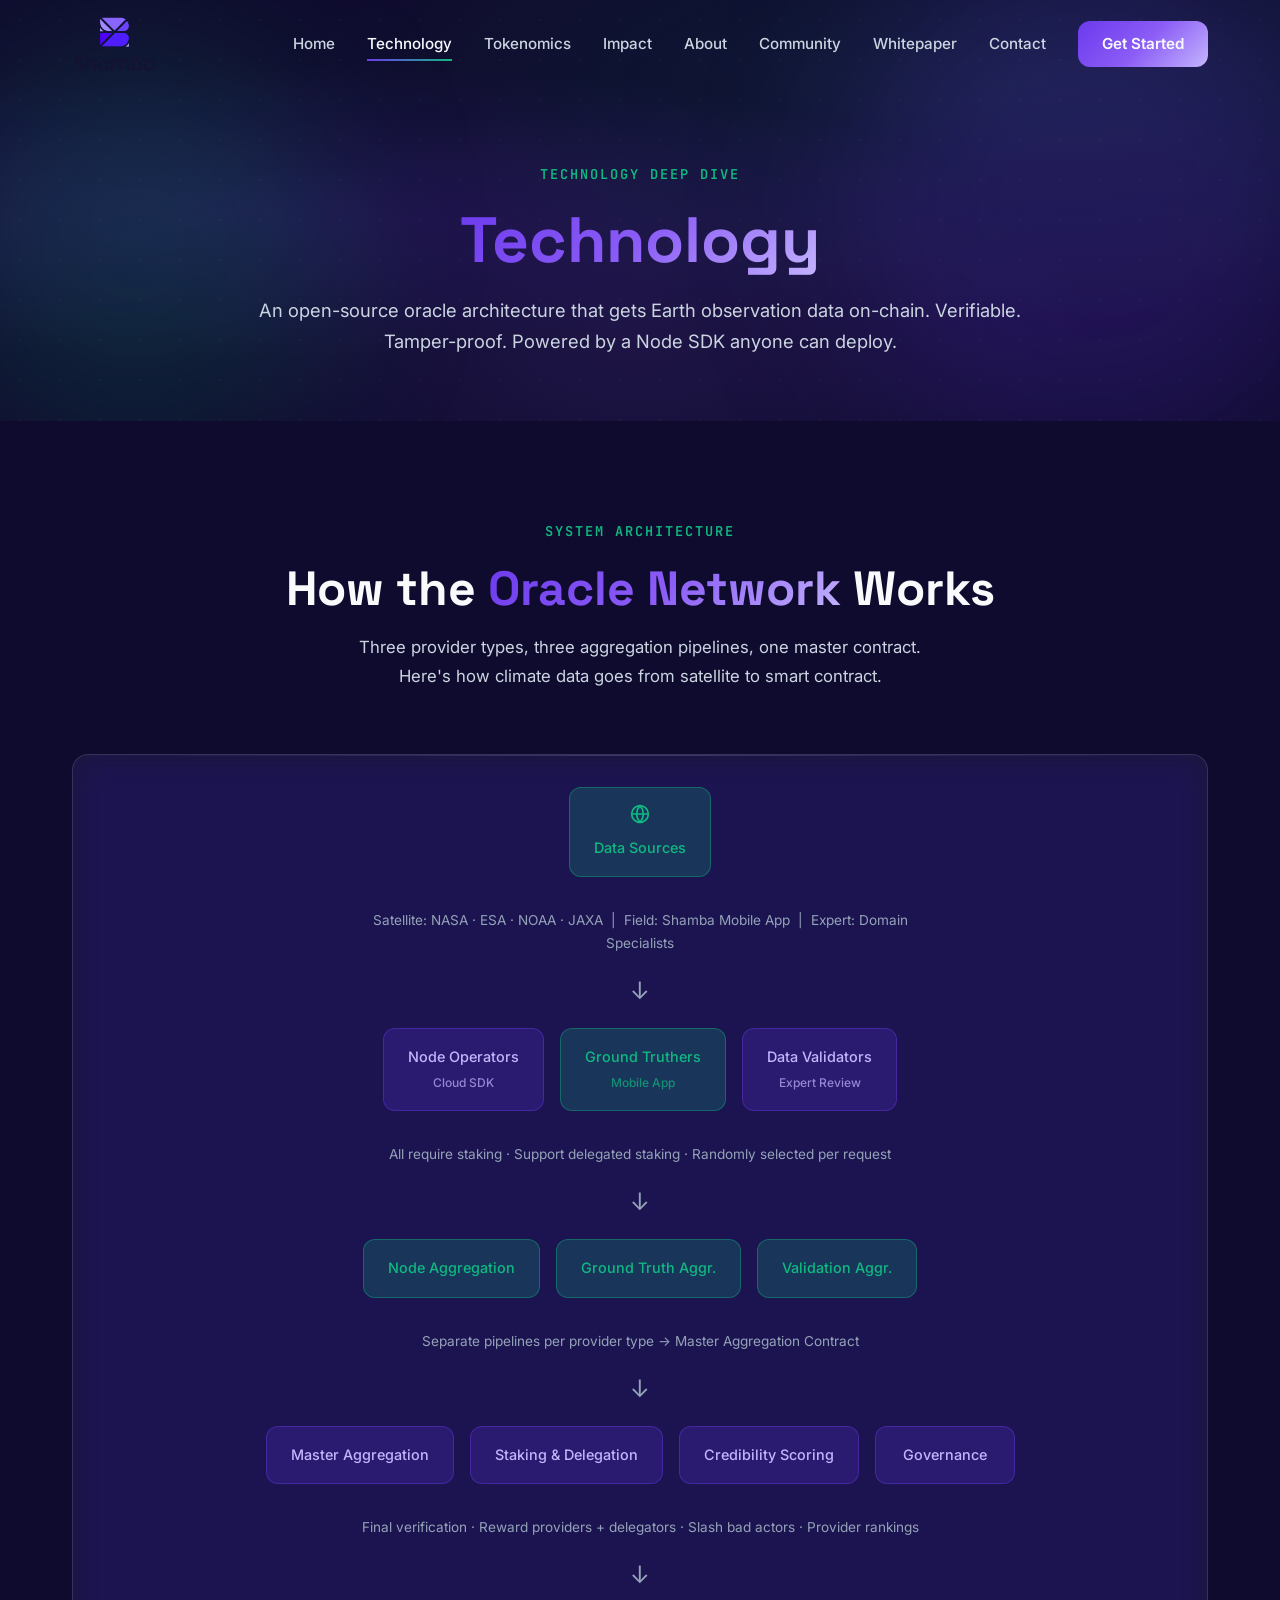
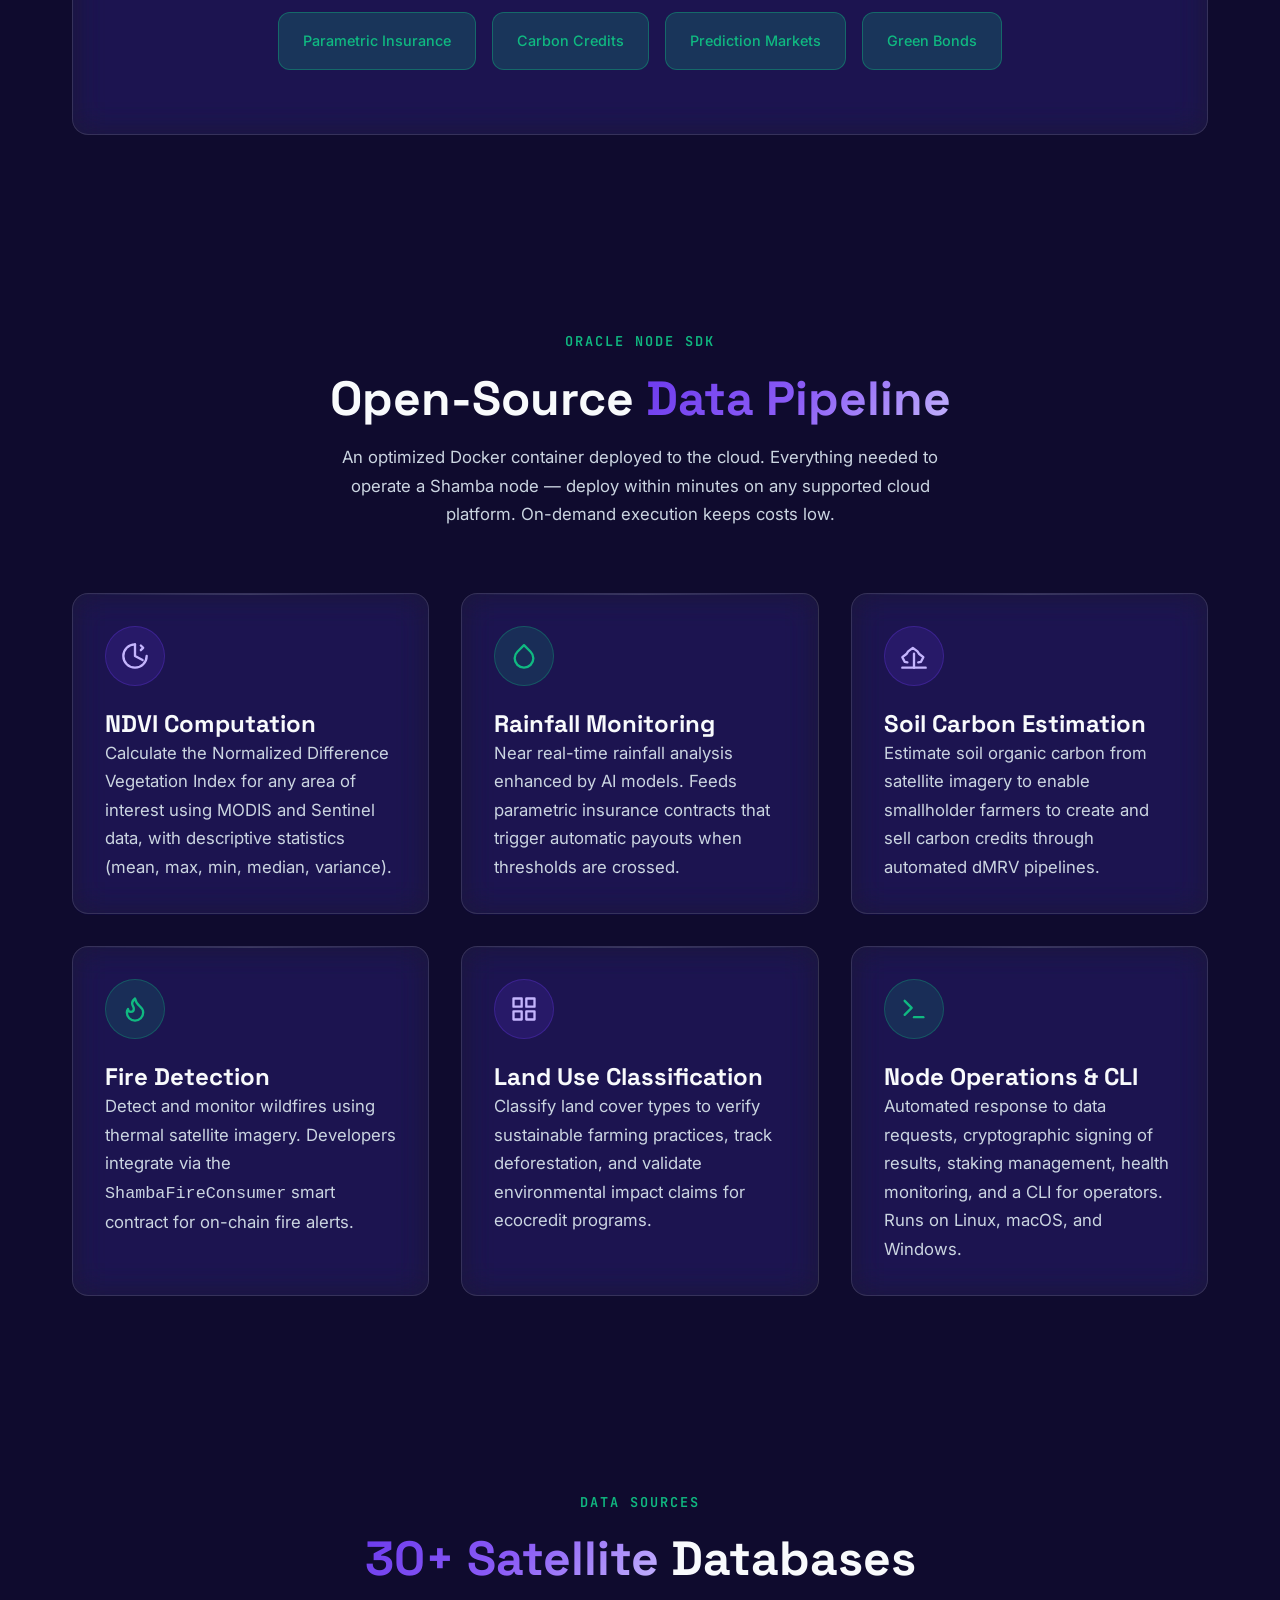
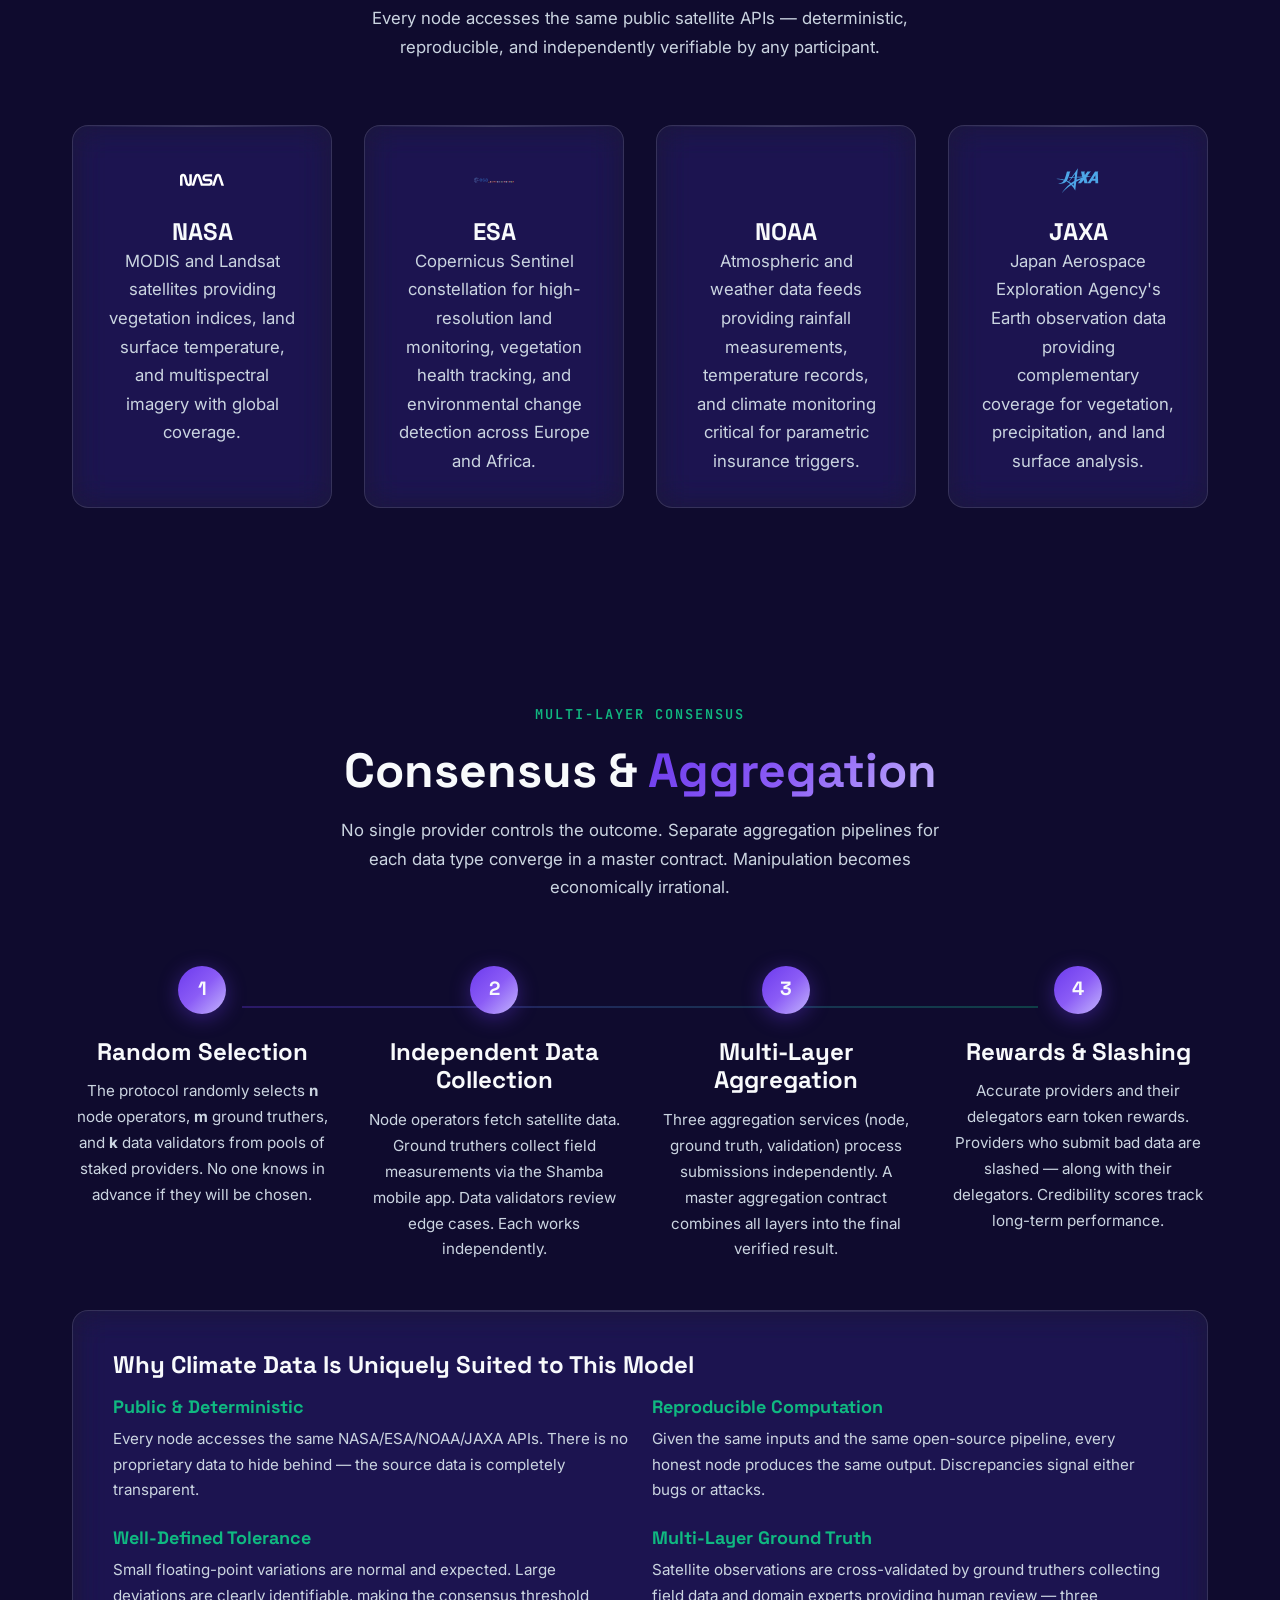
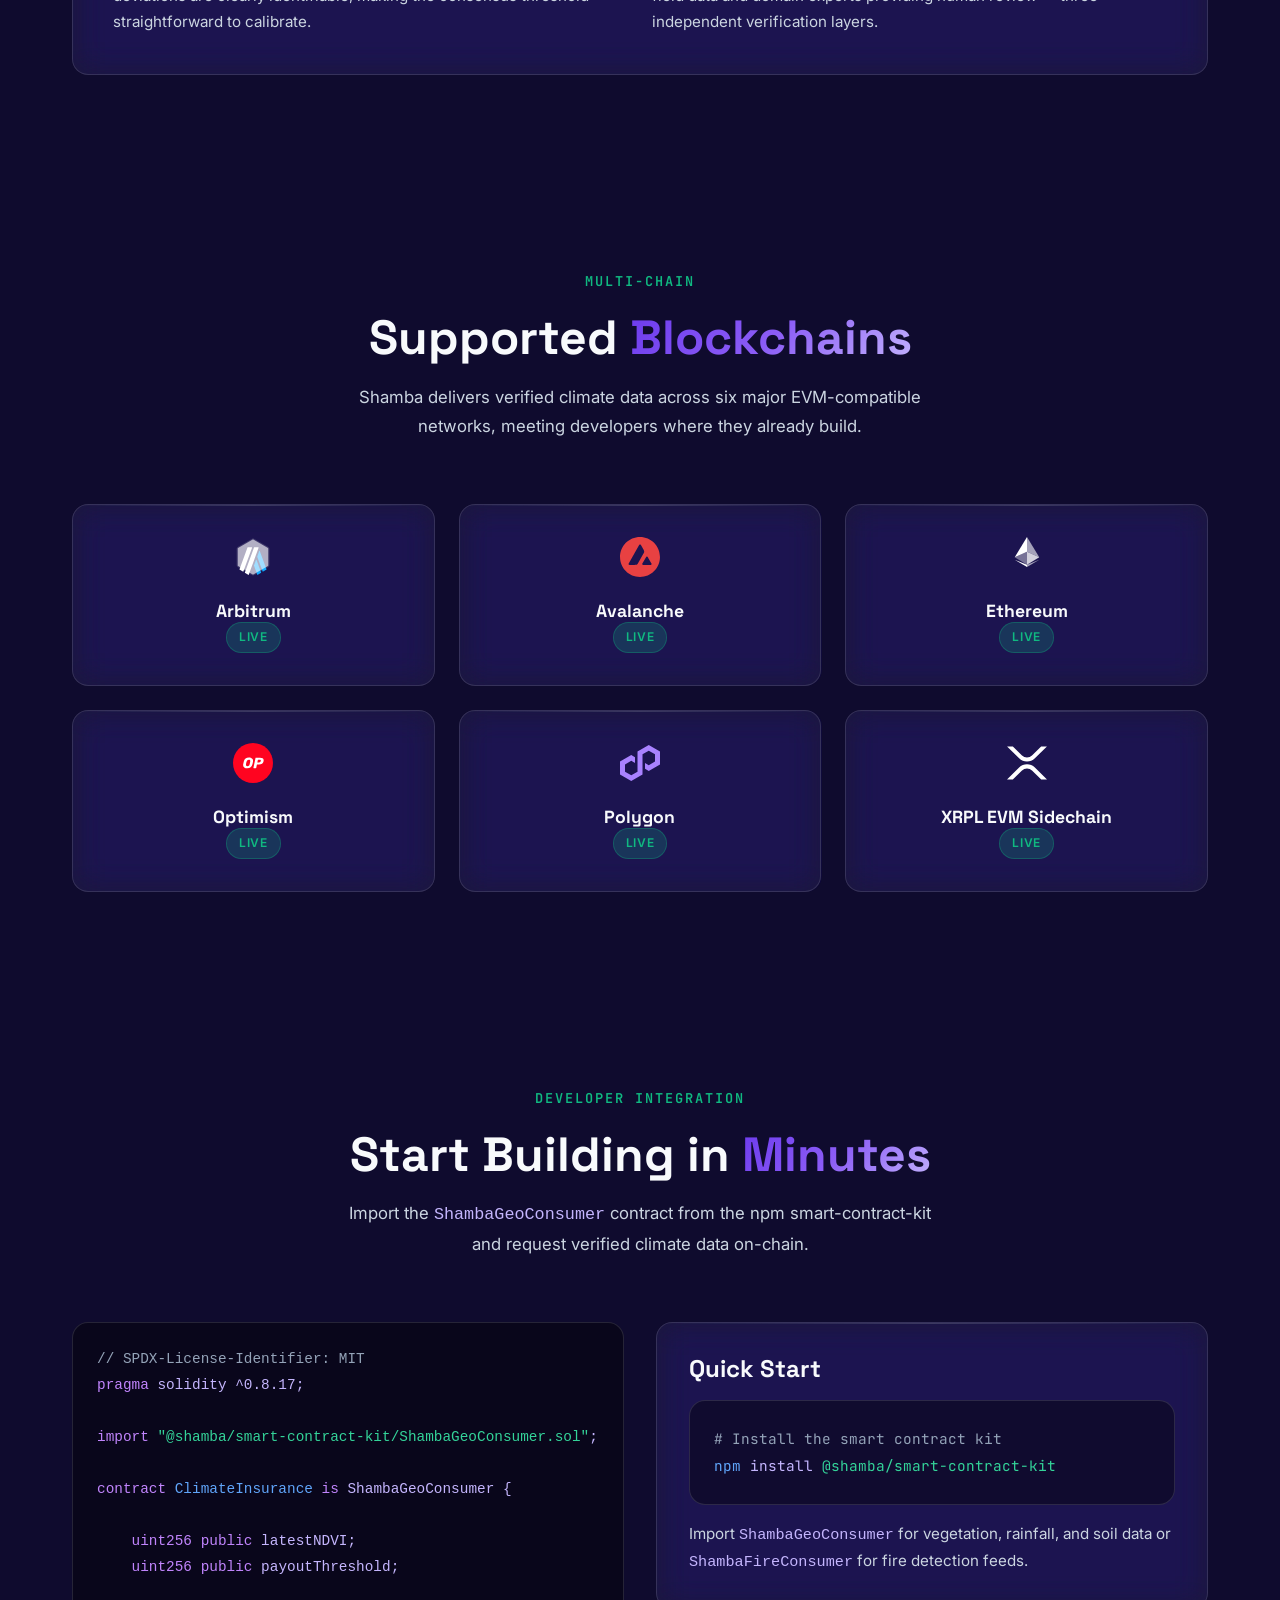
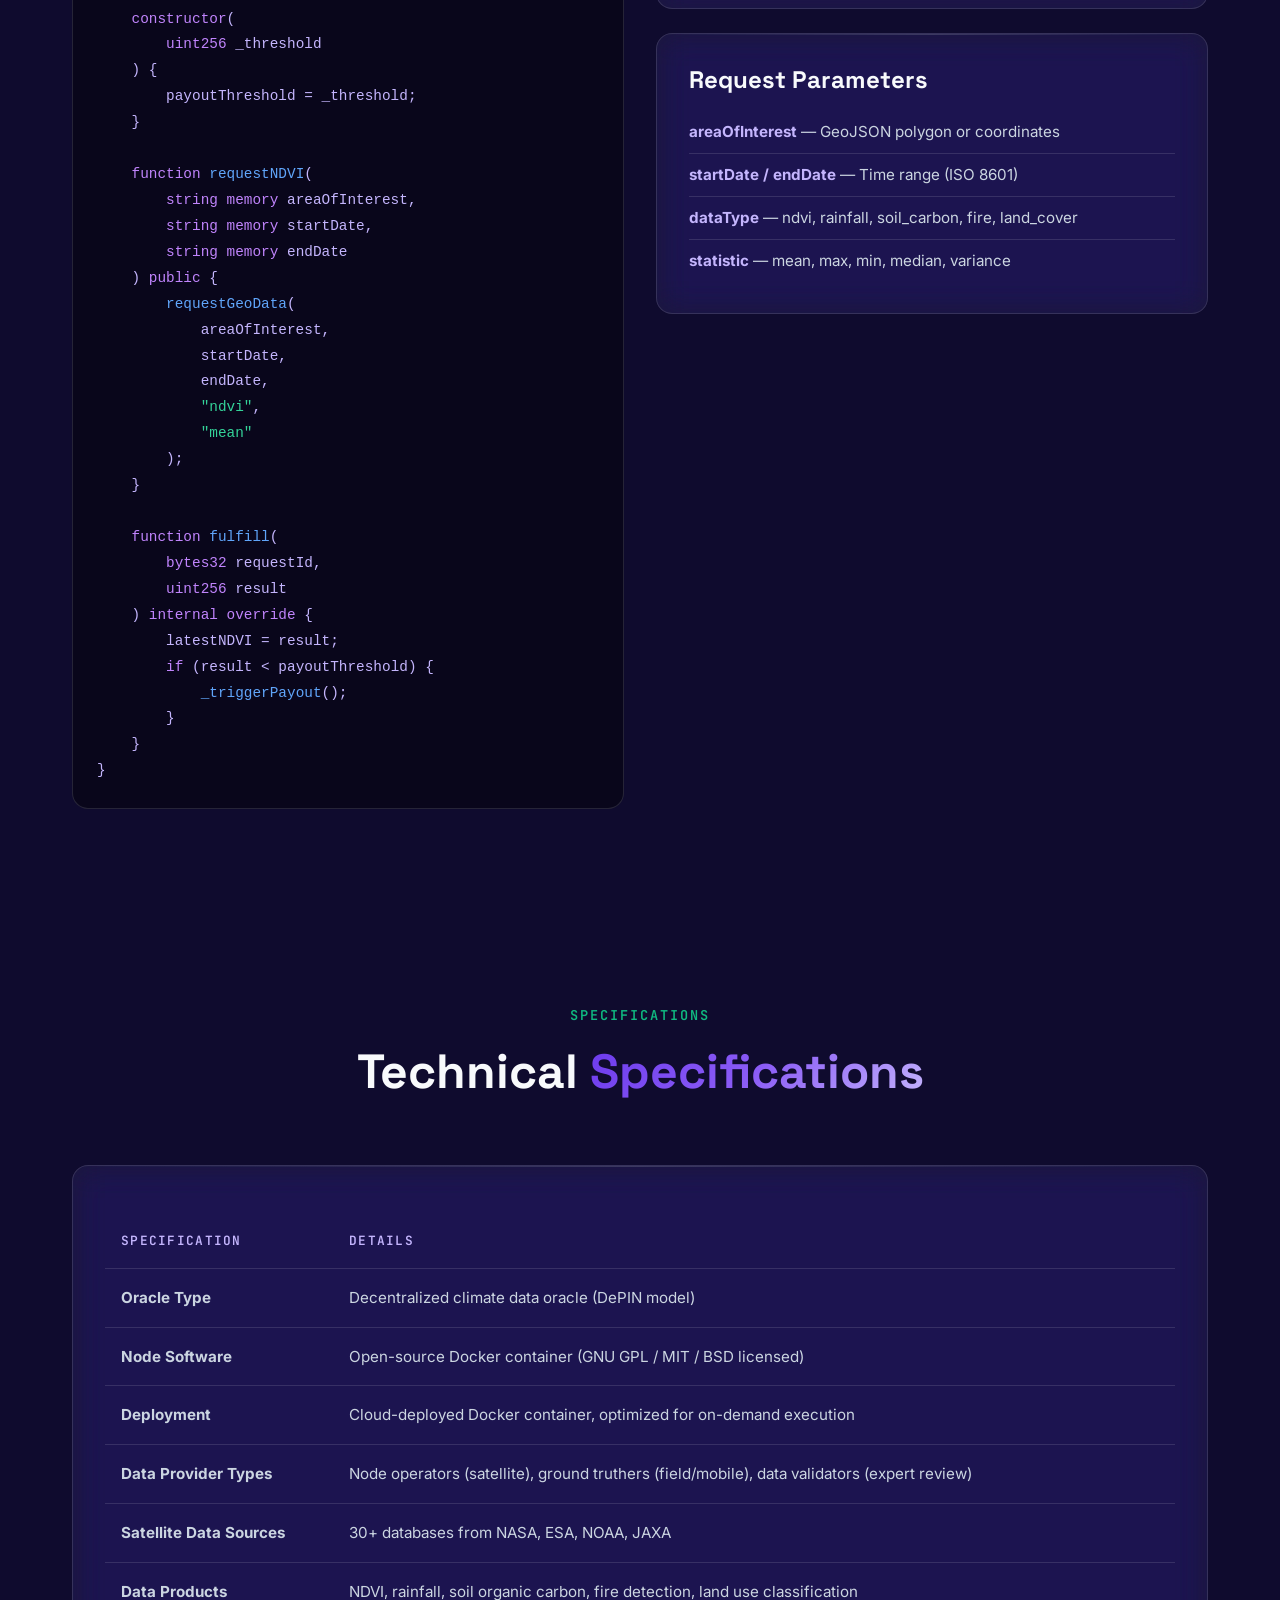
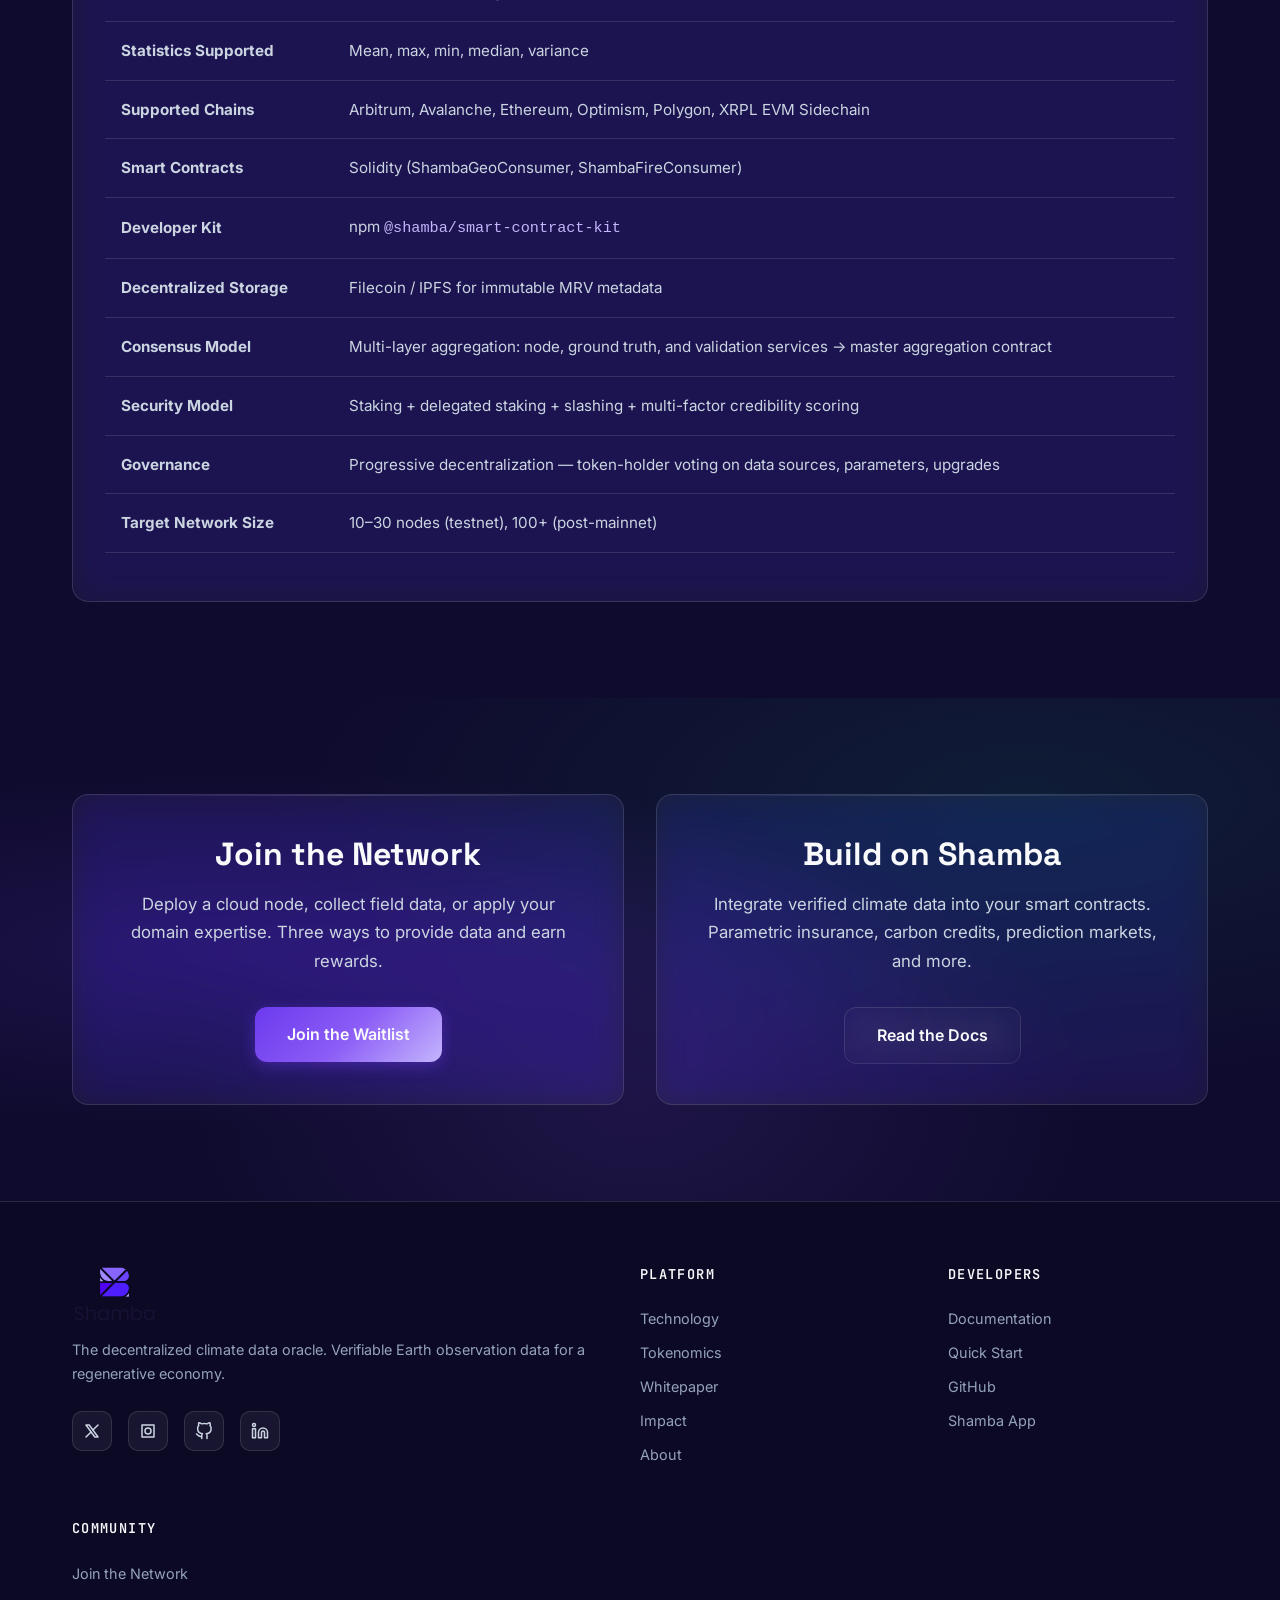
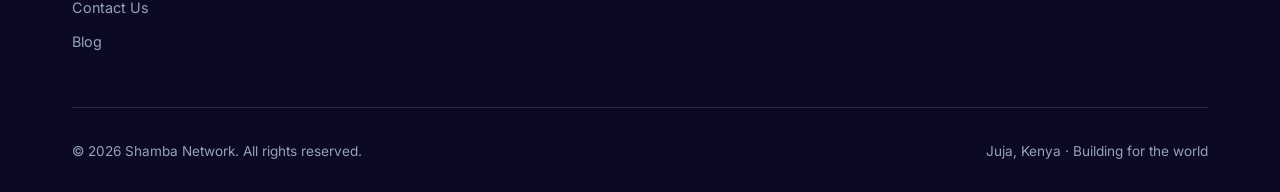
<file: technology.html>
<!DOCTYPE html>
<html lang="en">
<head>
  <meta charset="UTF-8">
  <meta name="viewport" content="width=device-width, initial-scale=1.0">
  <title>Technology - Shamba Network</title>
  <meta name="description" content="Explore Shamba Network's decentralized oracle architecture: open-source Node SDK, consensus aggregation, satellite data sources, and multi-chain deployment.">

  <!-- Google Fonts -->
  <link href="https://fonts.googleapis.com/css2?family=Inter:wght@400;500;600;700&family=Space+Grotesk:wght@500;600;700&family=JetBrains+Mono:wght@400;500&display=swap" rel="stylesheet">

  <!-- Stylesheets -->
  <link rel="stylesheet" href="css/styles.css">
  <link rel="stylesheet" href="css/animations.css">
  <link rel="stylesheet" href="css/responsive.css">
</head>
<body>

  <!-- ========== NAVBAR ========== -->
  <nav class="navbar" role="navigation" aria-label="Main navigation">
    <div class="nav-container">
      <a href="index.html" class="nav-logo">
        <img src="images/shamba-logo.png" alt="Shamba Network" width="180" height="52">
      </a>
      <div class="nav-links">
        <a href="index.html">Home</a>
        <a href="technology.html" class="active">Technology</a>
        <a href="tokenomics.html">Tokenomics</a>
        <a href="impact.html">Impact</a>
        <a href="about.html">About</a>
        <a href="community.html">Community</a>
        <a href="whitepaper.html">Whitepaper</a>
        <a href="contact.html">Contact</a>
        <a href="community.html#get-started" class="nav-cta">Get Started</a>
      </div>
      <button class="mobile-toggle" aria-label="Toggle menu">
        <span></span><span></span><span></span>
      </button>
    </div>
  </nav>

  <!-- ========== PAGE HEADER ========== -->
  <header class="page-header">
    <div class="hero-bg"></div>
    <div class="hero-grid"></div>
    <div class="hero-orb hero-orb-1"></div>
    <div class="hero-orb hero-orb-2"></div>
    <div class="page-header-content">
      <span class="section-label">Technology Deep Dive</span>
      <h1><span class="text-gradient">Technology</span></h1>
      <p>An open-source oracle architecture that gets Earth observation data on-chain. Verifiable. Tamper-proof. Powered by a Node SDK anyone can deploy.</p>
    </div>
  </header>

  <!-- ========== ARCHITECTURE SECTION ========== -->
  <section class="section reveal" id="architecture">
    <div class="container">
      <div class="section-header">
        <span class="section-label">System Architecture</span>
        <h2>How the <span class="text-gradient">Oracle Network</span> Works</h2>
        <p>Three provider types, three aggregation pipelines, one master contract. Here's how climate data goes from satellite to smart contract.</p>
      </div>

      <div class="glass-card arch-diagram">
        <!-- Layer 1: Data Sources -->
        <div class="arch-layer" style="flex-wrap: wrap;">
          <div class="arch-node arch-node-green">
            <svg xmlns="http://www.w3.org/2000/svg" width="20" height="20" viewBox="0 0 24 24" fill="none" stroke="currentColor" stroke-width="2" stroke-linecap="round" stroke-linejoin="round" style="margin-bottom:4px;"><circle cx="12" cy="12" r="10"/><line x1="2" y1="12" x2="22" y2="12"/><path d="M12 2a15.3 15.3 0 0 1 4 10 15.3 15.3 0 0 1-4 10 15.3 15.3 0 0 1-4-10 15.3 15.3 0 0 1 4-10z"/></svg>
            <br>Data Sources
          </div>
        </div>
        <p class="text-center text-muted" style="font-size:0.85rem;margin:0 auto 0.5rem;">Satellite: NASA &middot; ESA &middot; NOAA &middot; JAXA &nbsp;|&nbsp; Field: Shamba Mobile App &nbsp;|&nbsp; Expert: Domain Specialists</p>

        <div class="arch-arrow">&#8595;</div>

        <!-- Layer 2: Three Provider Types -->
        <div class="arch-layer" style="flex-wrap: wrap;">
          <div class="arch-node arch-node-purple">Node Operators<br><small style="opacity:0.7">Cloud SDK</small></div>
          <div class="arch-node arch-node-green">Ground Truthers<br><small style="opacity:0.7">Mobile App</small></div>
          <div class="arch-node arch-node-purple">Data Validators<br><small style="opacity:0.7">Expert Review</small></div>
        </div>
        <p class="text-center text-muted" style="font-size:0.85rem;margin:0 auto 0.5rem;">All require staking &middot; Support delegated staking &middot; Randomly selected per request</p>

        <div class="arch-arrow">&#8595;</div>

        <!-- Layer 3: Multi-Layer Aggregation -->
        <div class="arch-layer" style="flex-wrap: wrap;">
          <div class="arch-node arch-node-green">Node Aggregation</div>
          <div class="arch-node arch-node-green">Ground Truth Aggr.</div>
          <div class="arch-node arch-node-green">Validation Aggr.</div>
        </div>
        <p class="text-center text-muted" style="font-size:0.85rem;margin:0 auto 0.5rem;">Separate pipelines per provider type &rarr; Master Aggregation Contract</p>

        <div class="arch-arrow">&#8595;</div>

        <!-- Layer 4: Smart Contracts -->
        <div class="arch-layer" style="flex-wrap: wrap;">
          <div class="arch-node arch-node-purple">Master Aggregation</div>
          <div class="arch-node arch-node-purple">Staking &amp; Delegation</div>
          <div class="arch-node arch-node-purple">Credibility Scoring</div>
          <div class="arch-node arch-node-purple">Governance</div>
        </div>
        <p class="text-center text-muted" style="font-size:0.85rem;margin:0 auto 0.5rem;">Final verification &middot; Reward providers + delegators &middot; Slash bad actors &middot; Provider rankings</p>

        <div class="arch-arrow">&#8595;</div>

        <!-- Layer 5: Applications -->
        <div class="arch-layer" style="flex-wrap: wrap;">
          <div class="arch-node arch-node-green">Parametric Insurance</div>
          <div class="arch-node arch-node-green">Carbon Credits</div>
          <div class="arch-node arch-node-green">Prediction Markets</div>
          <div class="arch-node arch-node-green">Green Bonds</div>
        </div>
      </div>
    </div>
  </section>

  <!-- ========== ORACLE NODE SDK ========== -->
  <section class="section reveal" id="sdk">
    <div class="container">
      <div class="section-header">
        <span class="section-label">Oracle Node SDK</span>
        <h2>Open-Source <span class="text-gradient">Data Pipeline</span></h2>
        <p>An optimized Docker container deployed to the cloud. Everything needed to operate a Shamba node &mdash; deploy within minutes on any supported cloud platform. On-demand execution keeps costs low.</p>
      </div>

      <div class="grid-3">
        <!-- NDVI -->
        <div class="glass-card">
          <div class="icon-circle">
            <svg xmlns="http://www.w3.org/2000/svg" width="28" height="28" viewBox="0 0 24 24" fill="none" stroke="currentColor" stroke-width="2" stroke-linecap="round" stroke-linejoin="round"><path d="M12 2a10 10 0 1 0 10 10"/><path d="M12 2v10l6.5 3.5"/><path d="M17 3l2 2-2 2"/></svg>
          </div>
          <h4>NDVI Computation</h4>
          <p>Calculate the Normalized Difference Vegetation Index for any area of interest using MODIS and Sentinel data, with descriptive statistics (mean, max, min, median, variance).</p>
        </div>

        <!-- Rainfall -->
        <div class="glass-card">
          <div class="icon-circle icon-circle-green">
            <svg xmlns="http://www.w3.org/2000/svg" width="28" height="28" viewBox="0 0 24 24" fill="none" stroke="currentColor" stroke-width="2" stroke-linecap="round" stroke-linejoin="round"><path d="M12 2.69l5.66 5.66a8 8 0 1 1-11.31 0z"/></svg>
          </div>
          <h4>Rainfall Monitoring</h4>
          <p>Near real-time rainfall analysis enhanced by AI models. Feeds parametric insurance contracts that trigger automatic payouts when thresholds are crossed.</p>
        </div>

        <!-- Soil Carbon -->
        <div class="glass-card">
          <div class="icon-circle">
            <svg xmlns="http://www.w3.org/2000/svg" width="28" height="28" viewBox="0 0 24 24" fill="none" stroke="currentColor" stroke-width="2" stroke-linecap="round" stroke-linejoin="round"><path d="M2 22h20"/><path d="M6.36 17.4 4 17l-2-4 3.5-2.7L7 8l4-3 4 3 1.5 2.3L20 13l-2 4-2.36.4"/><path d="M12 22V10"/></svg>
          </div>
          <h4>Soil Carbon Estimation</h4>
          <p>Estimate soil organic carbon from satellite imagery to enable smallholder farmers to create and sell carbon credits through automated dMRV pipelines.</p>
        </div>

        <!-- Fire Detection -->
        <div class="glass-card">
          <div class="icon-circle icon-circle-green">
            <svg xmlns="http://www.w3.org/2000/svg" width="28" height="28" viewBox="0 0 24 24" fill="none" stroke="currentColor" stroke-width="2" stroke-linecap="round" stroke-linejoin="round"><path d="M8.5 14.5A2.5 2.5 0 0 0 11 12c0-1.38-.5-2-1-3-1.072-2.143-.224-4.054 2-6 .5 2.5 2 4.9 4 6.5 2 1.6 3 3.5 3 5.5a7 7 0 1 1-14 0c0-1.153.433-2.294 1-3a2.5 2.5 0 0 0 2.5 2.5z"/></svg>
          </div>
          <h4>Fire Detection</h4>
          <p>Detect and monitor wildfires using thermal satellite imagery. Developers integrate via the <code>ShambaFireConsumer</code> smart contract for on-chain fire alerts.</p>
        </div>

        <!-- Land Use Classification -->
        <div class="glass-card">
          <div class="icon-circle">
            <svg xmlns="http://www.w3.org/2000/svg" width="28" height="28" viewBox="0 0 24 24" fill="none" stroke="currentColor" stroke-width="2" stroke-linecap="round" stroke-linejoin="round"><rect x="3" y="3" width="7" height="7"/><rect x="14" y="3" width="7" height="7"/><rect x="14" y="14" width="7" height="7"/><rect x="3" y="14" width="7" height="7"/></svg>
          </div>
          <h4>Land Use Classification</h4>
          <p>Classify land cover types to verify sustainable farming practices, track deforestation, and validate environmental impact claims for ecocredit programs.</p>
        </div>

        <!-- Node Operations -->
        <div class="glass-card">
          <div class="icon-circle icon-circle-green">
            <svg xmlns="http://www.w3.org/2000/svg" width="28" height="28" viewBox="0 0 24 24" fill="none" stroke="currentColor" stroke-width="2" stroke-linecap="round" stroke-linejoin="round"><polyline points="4 17 10 11 4 5"/><line x1="12" y1="19" x2="20" y2="19"/></svg>
          </div>
          <h4>Node Operations &amp; CLI</h4>
          <p>Automated response to data requests, cryptographic signing of results, staking management, health monitoring, and a CLI for operators. Runs on Linux, macOS, and Windows.</p>
        </div>
      </div>
    </div>
  </section>

  <!-- ========== DATA SOURCES ========== -->
  <section class="section reveal" id="data-sources">
    <div class="container">
      <div class="section-header">
        <span class="section-label">Data Sources</span>
        <h2><span class="text-gradient">30+ Satellite</span> Databases</h2>
        <p>Every node accesses the same public satellite APIs &mdash; deterministic, reproducible, and independently verifiable by any participant.</p>
      </div>

      <div class="grid-4">
        <!-- NASA -->
        <div class="glass-card" style="text-align:center;">
          <img src="images/logos/nasa.svg" alt="NASA" class="data-source-logo" style="margin:0 auto 1rem;">
          <h4>NASA</h4>
          <p style="margin:0 auto;">MODIS and Landsat satellites providing vegetation indices, land surface temperature, and multispectral imagery with global coverage.</p>
        </div>

        <!-- ESA -->
        <div class="glass-card" style="text-align:center;">
          <img src="images/logos/esa.svg" alt="ESA" class="data-source-logo" style="margin:0 auto 1rem;">
          <h4>ESA</h4>
          <p style="margin:0 auto;">Copernicus Sentinel constellation for high-resolution land monitoring, vegetation health tracking, and environmental change detection across Europe and Africa.</p>
        </div>

        <!-- NOAA -->
        <div class="glass-card" style="text-align:center;">
          <img src="images/logos/noaa.svg" alt="NOAA" class="data-source-logo" style="margin:0 auto 1rem;">
          <h4>NOAA</h4>
          <p style="margin:0 auto;">Atmospheric and weather data feeds providing rainfall measurements, temperature records, and climate monitoring critical for parametric insurance triggers.</p>
        </div>

        <!-- JAXA -->
        <div class="glass-card" style="text-align:center;">
          <img src="images/logos/jaxa.svg" alt="JAXA" class="data-source-logo" style="margin:0 auto 1rem;">
          <h4>JAXA</h4>
          <p style="margin:0 auto;">Japan Aerospace Exploration Agency&apos;s Earth observation data providing complementary coverage for vegetation, precipitation, and land surface analysis.</p>
        </div>
      </div>
    </div>
  </section>

  <!-- ========== CONSENSUS & AGGREGATION ========== -->
  <section class="section reveal" id="consensus">
    <div class="container">
      <div class="section-header">
        <span class="section-label">Multi-Layer Consensus</span>
        <h2>Consensus &amp; <span class="text-gradient">Aggregation</span></h2>
        <p>No single provider controls the outcome. Separate aggregation pipelines for each data type converge in a master contract. Manipulation becomes economically irrational.</p>
      </div>

      <div class="steps" style="grid-template-columns: repeat(4, 1fr);">
        <div class="step">
          <div class="step-number">1</div>
          <h4>Random Selection</h4>
          <p>The protocol randomly selects <strong>n</strong> node operators, <strong>m</strong> ground truthers, and <strong>k</strong> data validators from pools of staked providers. No one knows in advance if they will be chosen.</p>
        </div>
        <div class="step">
          <div class="step-number">2</div>
          <h4>Independent Data Collection</h4>
          <p>Node operators fetch satellite data. Ground truthers collect field measurements via the Shamba mobile app. Data validators review edge cases. Each works independently.</p>
        </div>
        <div class="step">
          <div class="step-number">3</div>
          <h4>Multi-Layer Aggregation</h4>
          <p>Three aggregation services (node, ground truth, validation) process submissions independently. A master aggregation contract combines all layers into the final verified result.</p>
        </div>
        <div class="step">
          <div class="step-number">4</div>
          <h4>Rewards &amp; Slashing</h4>
          <p>Accurate providers and their delegators earn token rewards. Providers who submit bad data are slashed &mdash; along with their delegators. Credibility scores track long-term performance.</p>
        </div>
      </div>

      <div class="glass-card" style="margin-top:3rem; padding:2.5rem;">
        <h4 style="margin-bottom:1rem;">Why Climate Data Is Uniquely Suited to This Model</h4>
        <div class="grid-2" style="gap:1.5rem;">
          <div>
            <h5 style="color:var(--green-accent);margin-bottom:0.5rem;">Public &amp; Deterministic</h5>
            <p style="font-size:0.95rem;">Every node accesses the same NASA/ESA/NOAA/JAXA APIs. There is no proprietary data to hide behind &mdash; the source data is completely transparent.</p>
          </div>
          <div>
            <h5 style="color:var(--green-accent);margin-bottom:0.5rem;">Reproducible Computation</h5>
            <p style="font-size:0.95rem;">Given the same inputs and the same open-source pipeline, every honest node produces the same output. Discrepancies signal either bugs or attacks.</p>
          </div>
          <div>
            <h5 style="color:var(--green-accent);margin-bottom:0.5rem;">Well-Defined Tolerance</h5>
            <p style="font-size:0.95rem;">Small floating-point variations are normal and expected. Large deviations are clearly identifiable, making the consensus threshold straightforward to calibrate.</p>
          </div>
          <div>
            <h5 style="color:var(--green-accent);margin-bottom:0.5rem;">Multi-Layer Ground Truth</h5>
            <p style="font-size:0.95rem;">Satellite observations are cross-validated by ground truthers collecting field data and domain experts providing human review &mdash; three independent verification layers.</p>
          </div>
        </div>
      </div>
    </div>
  </section>

  <!-- ========== SUPPORTED BLOCKCHAINS ========== -->
  <section class="section reveal" id="blockchains">
    <div class="container">
      <div class="section-header">
        <span class="section-label">Multi-Chain</span>
        <h2>Supported <span class="text-gradient">Blockchains</span></h2>
        <p>Shamba delivers verified climate data across six major EVM-compatible networks, meeting developers where they already build.</p>
      </div>

      <div class="grid-6" style="display:grid; grid-template-columns: repeat(3, 1fr); gap:1.5rem;">
        <!-- Arbitrum -->
        <div class="glass-card" style="text-align:center;">
          <img src="images/logos/arbitrum.svg" alt="Arbitrum" class="blockchain-logo" style="margin:0 auto 1rem;">
          <h4 style="font-size:1.1rem;">Arbitrum</h4>
          <span class="badge badge-green">Live</span>
        </div>

        <!-- Avalanche -->
        <div class="glass-card" style="text-align:center;">
          <img src="images/logos/avalanche.svg" alt="Avalanche" class="blockchain-logo" style="margin:0 auto 1rem;">
          <h4 style="font-size:1.1rem;">Avalanche</h4>
          <span class="badge badge-green">Live</span>
        </div>

        <!-- Ethereum -->
        <div class="glass-card" style="text-align:center;">
          <img src="images/logos/ethereum.svg" alt="Ethereum" class="blockchain-logo" style="margin:0 auto 1rem;">
          <h4 style="font-size:1.1rem;">Ethereum</h4>
          <span class="badge badge-green">Live</span>
        </div>

        <!-- Optimism -->
        <div class="glass-card" style="text-align:center;">
          <img src="images/logos/optimism.svg" alt="Optimism" class="blockchain-logo" style="margin:0 auto 1rem;">
          <h4 style="font-size:1.1rem;">Optimism</h4>
          <span class="badge badge-green">Live</span>
        </div>

        <!-- Polygon -->
        <div class="glass-card" style="text-align:center;">
          <img src="images/logos/polygon.svg" alt="Polygon" class="blockchain-logo" style="margin:0 auto 1rem;">
          <h4 style="font-size:1.1rem;">Polygon</h4>
          <span class="badge badge-green">Live</span>
        </div>

        <!-- XRPL EVM Sidechain -->
        <div class="glass-card" style="text-align:center;">
          <img src="images/logos/xrpl.svg" alt="XRPL EVM Sidechain" class="blockchain-logo" style="margin:0 auto 1rem;">
          <h4 style="font-size:1.1rem;">XRPL EVM Sidechain</h4>
          <span class="badge badge-green">Live</span>
        </div>
      </div>
    </div>
  </section>

  <!-- ========== CODE SNIPPET ========== -->
  <section class="section reveal" id="code-example">
    <div class="container">
      <div class="section-header">
        <span class="section-label">Developer Integration</span>
        <h2>Start Building in <span class="text-gradient">Minutes</span></h2>
        <p>Import the <code style="color:var(--purple-light);">ShambaGeoConsumer</code> contract from the npm smart-contract-kit and request verified climate data on-chain.</p>
      </div>

      <div class="grid-2" style="align-items:start;">
        <div>
          <div class="code-block">
            <code><pre>
<span class="code-comment">// SPDX-License-Identifier: MIT</span>
<span class="code-keyword">pragma</span> solidity ^0.8.17;

<span class="code-keyword">import</span> <span class="code-string">"@shamba/smart-contract-kit/ShambaGeoConsumer.sol"</span>;

<span class="code-keyword">contract</span> <span class="code-function">ClimateInsurance</span> <span class="code-keyword">is</span> ShambaGeoConsumer {

    <span class="code-keyword">uint256</span> <span class="code-keyword">public</span> latestNDVI;
    <span class="code-keyword">uint256</span> <span class="code-keyword">public</span> payoutThreshold;

    <span class="code-keyword">constructor</span>(
        <span class="code-keyword">uint256</span> _threshold
    ) {
        payoutThreshold = _threshold;
    }

    <span class="code-keyword">function</span> <span class="code-function">requestNDVI</span>(
        <span class="code-keyword">string memory</span> areaOfInterest,
        <span class="code-keyword">string memory</span> startDate,
        <span class="code-keyword">string memory</span> endDate
    ) <span class="code-keyword">public</span> {
        <span class="code-function">requestGeoData</span>(
            areaOfInterest,
            startDate,
            endDate,
            <span class="code-string">"ndvi"</span>,
            <span class="code-string">"mean"</span>
        );
    }

    <span class="code-keyword">function</span> <span class="code-function">fulfill</span>(
        <span class="code-keyword">bytes32</span> requestId,
        <span class="code-keyword">uint256</span> result
    ) <span class="code-keyword">internal override</span> {
        latestNDVI = result;
        <span class="code-keyword">if</span> (result < payoutThreshold) {
            <span class="code-function">_triggerPayout</span>();
        }
    }
}</pre></code>
          </div>
        </div>

        <div>
          <div class="glass-card" style="margin-bottom:1.5rem;">
            <h4 style="margin-bottom:1rem;">Quick Start</h4>
            <div class="code-block" style="margin-bottom:1rem;">
              <code>
                <span class="code-comment"># Install the smart contract kit</span><br>
                <span class="code-function">npm</span> install <span class="code-string">@shamba/smart-contract-kit</span>
              </code>
            </div>
            <p style="font-size:0.95rem;">Import <code style="color:var(--purple-light);">ShambaGeoConsumer</code> for vegetation, rainfall, and soil data or <code style="color:var(--purple-light);">ShambaFireConsumer</code> for fire detection feeds.</p>
          </div>

          <div class="glass-card">
            <h4 style="margin-bottom:1rem;">Request Parameters</h4>
            <ul style="list-style:none;padding:0;">
              <li style="padding:0.5rem 0;border-bottom:1px solid var(--glass-border);color:var(--white-muted);font-size:0.95rem;">
                <strong style="color:var(--purple-light);">areaOfInterest</strong> &mdash; GeoJSON polygon or coordinates
              </li>
              <li style="padding:0.5rem 0;border-bottom:1px solid var(--glass-border);color:var(--white-muted);font-size:0.95rem;">
                <strong style="color:var(--purple-light);">startDate / endDate</strong> &mdash; Time range (ISO 8601)
              </li>
              <li style="padding:0.5rem 0;border-bottom:1px solid var(--glass-border);color:var(--white-muted);font-size:0.95rem;">
                <strong style="color:var(--purple-light);">dataType</strong> &mdash; ndvi, rainfall, soil_carbon, fire, land_cover
              </li>
              <li style="padding:0.5rem 0;color:var(--white-muted);font-size:0.95rem;">
                <strong style="color:var(--purple-light);">statistic</strong> &mdash; mean, max, min, median, variance
              </li>
            </ul>
          </div>
        </div>
      </div>
    </div>
  </section>

  <!-- ========== TECHNICAL SPECS TABLE ========== -->
  <section class="section reveal" id="specs">
    <div class="container">
      <div class="section-header">
        <span class="section-label">Specifications</span>
        <h2>Technical <span class="text-gradient">Specifications</span></h2>
      </div>

      <div class="glass-card" style="overflow-x:auto;">
        <table class="data-table">
          <thead>
            <tr>
              <th>Specification</th>
              <th>Details</th>
            </tr>
          </thead>
          <tbody>
            <tr>
              <td><strong>Oracle Type</strong></td>
              <td>Decentralized climate data oracle (DePIN model)</td>
            </tr>
            <tr>
              <td><strong>Node Software</strong></td>
              <td>Open-source Docker container (GNU GPL / MIT / BSD licensed)</td>
            </tr>
            <tr>
              <td><strong>Deployment</strong></td>
              <td>Cloud-deployed Docker container, optimized for on-demand execution</td>
            </tr>
            <tr>
              <td><strong>Data Provider Types</strong></td>
              <td>Node operators (satellite), ground truthers (field/mobile), data validators (expert review)</td>
            </tr>
            <tr>
              <td><strong>Satellite Data Sources</strong></td>
              <td>30+ databases from NASA, ESA, NOAA, JAXA</td>
            </tr>
            <tr>
              <td><strong>Data Products</strong></td>
              <td>NDVI, rainfall, soil organic carbon, fire detection, land use classification</td>
            </tr>
            <tr>
              <td><strong>Statistics Supported</strong></td>
              <td>Mean, max, min, median, variance</td>
            </tr>
            <tr>
              <td><strong>Supported Chains</strong></td>
              <td>Arbitrum, Avalanche, Ethereum, Optimism, Polygon, XRPL EVM Sidechain</td>
            </tr>
            <tr>
              <td><strong>Smart Contracts</strong></td>
              <td>Solidity (ShambaGeoConsumer, ShambaFireConsumer)</td>
            </tr>
            <tr>
              <td><strong>Developer Kit</strong></td>
              <td>npm <code style="color:var(--purple-light);">@shamba/smart-contract-kit</code></td>
            </tr>
            <tr>
              <td><strong>Decentralized Storage</strong></td>
              <td>Filecoin / IPFS for immutable MRV metadata</td>
            </tr>
            <tr>
              <td><strong>Consensus Model</strong></td>
              <td>Multi-layer aggregation: node, ground truth, and validation services &rarr; master aggregation contract</td>
            </tr>
            <tr>
              <td><strong>Security Model</strong></td>
              <td>Staking + delegated staking + slashing + multi-factor credibility scoring</td>
            </tr>
            <tr>
              <td><strong>Governance</strong></td>
              <td>Progressive decentralization &mdash; token-holder voting on data sources, parameters, upgrades</td>
            </tr>
            <tr>
              <td><strong>Target Network Size</strong></td>
              <td>10&ndash;30 nodes (testnet), 100+ (post-mainnet)</td>
            </tr>
          </tbody>
        </table>
      </div>
    </div>
  </section>

  <!-- ========== CTA SECTION ========== -->
  <section class="section cta-section reveal">
    <div class="container">
      <div class="cta-grid">
        <div class="glass-card cta-card">
          <h3>Join the Network</h3>
          <p>Deploy a cloud node, collect field data, or apply your domain expertise. Three ways to provide data and earn rewards.</p>
          <a href="community.html#provider-waitlist" class="btn btn-primary">Join the Waitlist</a>
        </div>
        <div class="glass-card cta-card">
          <h3>Build on Shamba</h3>
          <p>Integrate verified climate data into your smart contracts. Parametric insurance, carbon credits, prediction markets, and more.</p>
          <a href="https://docs.shamba.app/en/latest/quickstart.html" class="btn btn-secondary" target="_blank" rel="noopener noreferrer">Read the Docs</a>
        </div>
      </div>
    </div>
  </section>

  <!-- ========== FOOTER ========== -->
  <footer class="footer">
    <div class="container">
      <div class="footer-grid">
        <div class="footer-brand">
          <a href="index.html" class="nav-logo">
            <img src="images/shamba-logo.png" alt="Shamba Network" width="180" height="52">
          </a>
          <p>The decentralized climate data oracle. Verifiable Earth observation data for a regenerative economy.</p>
          <div class="footer-social">
            <a href="https://twitter.com/shambanetwork" target="_blank" rel="noopener noreferrer" aria-label="Follow Shamba on X (Twitter)">
              <svg xmlns="http://www.w3.org/2000/svg" width="18" height="18" viewBox="0 0 24 24" fill="none" stroke="currentColor" stroke-width="2" stroke-linecap="round" stroke-linejoin="round"><path d="M4 4l11.733 16h4.267l-11.733 -16z"/><path d="M4 20l6.768 -6.768m2.46 -2.46l6.772 -6.772"/></svg>
            </a>
            <a href="https://medium.com/@shambanetwork" target="_blank" rel="noopener noreferrer" aria-label="Read Shamba on Medium">
              <svg xmlns="http://www.w3.org/2000/svg" width="18" height="18" viewBox="0 0 24 24" fill="none" stroke="currentColor" stroke-width="2" stroke-linecap="round" stroke-linejoin="round"><path d="M4 4h16v16H4z"/><path d="M8 12a4 4 0 1 0 8 0 4 4 0 0 0-8 0"/></svg>
            </a>
            <a href="https://github.com/shamba-network" target="_blank" rel="noopener noreferrer" aria-label="View Shamba on GitHub">
              <svg xmlns="http://www.w3.org/2000/svg" width="18" height="18" viewBox="0 0 24 24" fill="none" stroke="currentColor" stroke-width="2" stroke-linecap="round" stroke-linejoin="round"><path d="M9 19c-5 1.5-5-2.5-7-3m14 6v-3.87a3.37 3.37 0 0 0-.94-2.61c3.14-.35 6.44-1.54 6.44-7A5.44 5.44 0 0 0 20 4.77 5.07 5.07 0 0 0 19.91 1S18.73.65 16 2.48a13.38 13.38 0 0 0-7 0C6.27.65 5.09 1 5.09 1A5.07 5.07 0 0 0 5 4.77a5.44 5.44 0 0 0-1.5 3.78c0 5.42 3.3 6.61 6.44 7A3.37 3.37 0 0 0 9 18.13V22"/></svg>
            </a>
            <a href="https://ke.linkedin.com/company/shambanetwork" target="_blank" rel="noopener noreferrer" aria-label="Connect with Shamba on LinkedIn">
              <svg xmlns="http://www.w3.org/2000/svg" width="18" height="18" viewBox="0 0 24 24" fill="none" stroke="currentColor" stroke-width="2" stroke-linecap="round" stroke-linejoin="round"><path d="M16 8a6 6 0 0 1 6 6v7h-4v-7a2 2 0 0 0-2-2 2 2 0 0 0-2 2v7h-4v-7a6 6 0 0 1 6-6z"/><rect x="2" y="9" width="4" height="12"/><circle cx="4" cy="4" r="2"/></svg>
            </a>
          </div>
        </div>

        <div>
          <h5 class="footer-heading">Platform</h5>
          <div class="footer-links">
            <a href="technology.html">Technology</a>
            <a href="tokenomics.html">Tokenomics</a>
            <a href="whitepaper.html">Whitepaper</a>
            <a href="impact.html">Impact</a>
            <a href="about.html">About</a>
          </div>
        </div>

        <div>
          <h5 class="footer-heading">Developers</h5>
          <div class="footer-links">
            <a href="https://docs.shamba.app/en/latest/" target="_blank" rel="noopener noreferrer">Documentation</a>
            <a href="https://docs.shamba.app/en/latest/quickstart.html" target="_blank" rel="noopener noreferrer">Quick Start</a>
            <a href="https://github.com/shamba-network" target="_blank" rel="noopener noreferrer">GitHub</a>
            <a href="https://shamba.app/" target="_blank" rel="noopener noreferrer">Shamba App</a>
          </div>
        </div>

        <div>
          <h5 class="footer-heading">Community</h5>
          <div class="footer-links">
            <a href="community.html">Join the Network</a>
            <a href="contact.html">Contact Us</a>
            <a href="https://medium.com/@shambanetwork" target="_blank" rel="noopener noreferrer">Blog</a>
          </div>
        </div>
      </div>

      <div class="footer-bottom">
        <span>&copy; 2026 Shamba Network. All rights reserved.</span>
        <span>Juja, Kenya &middot; Building for the world</span>
      </div>
    </div>
  </footer>

  <!-- Scripts -->
  <script src="js/main.js"></script>
  <script src="js/animations.js"></script>

</body>
</html>
</file>
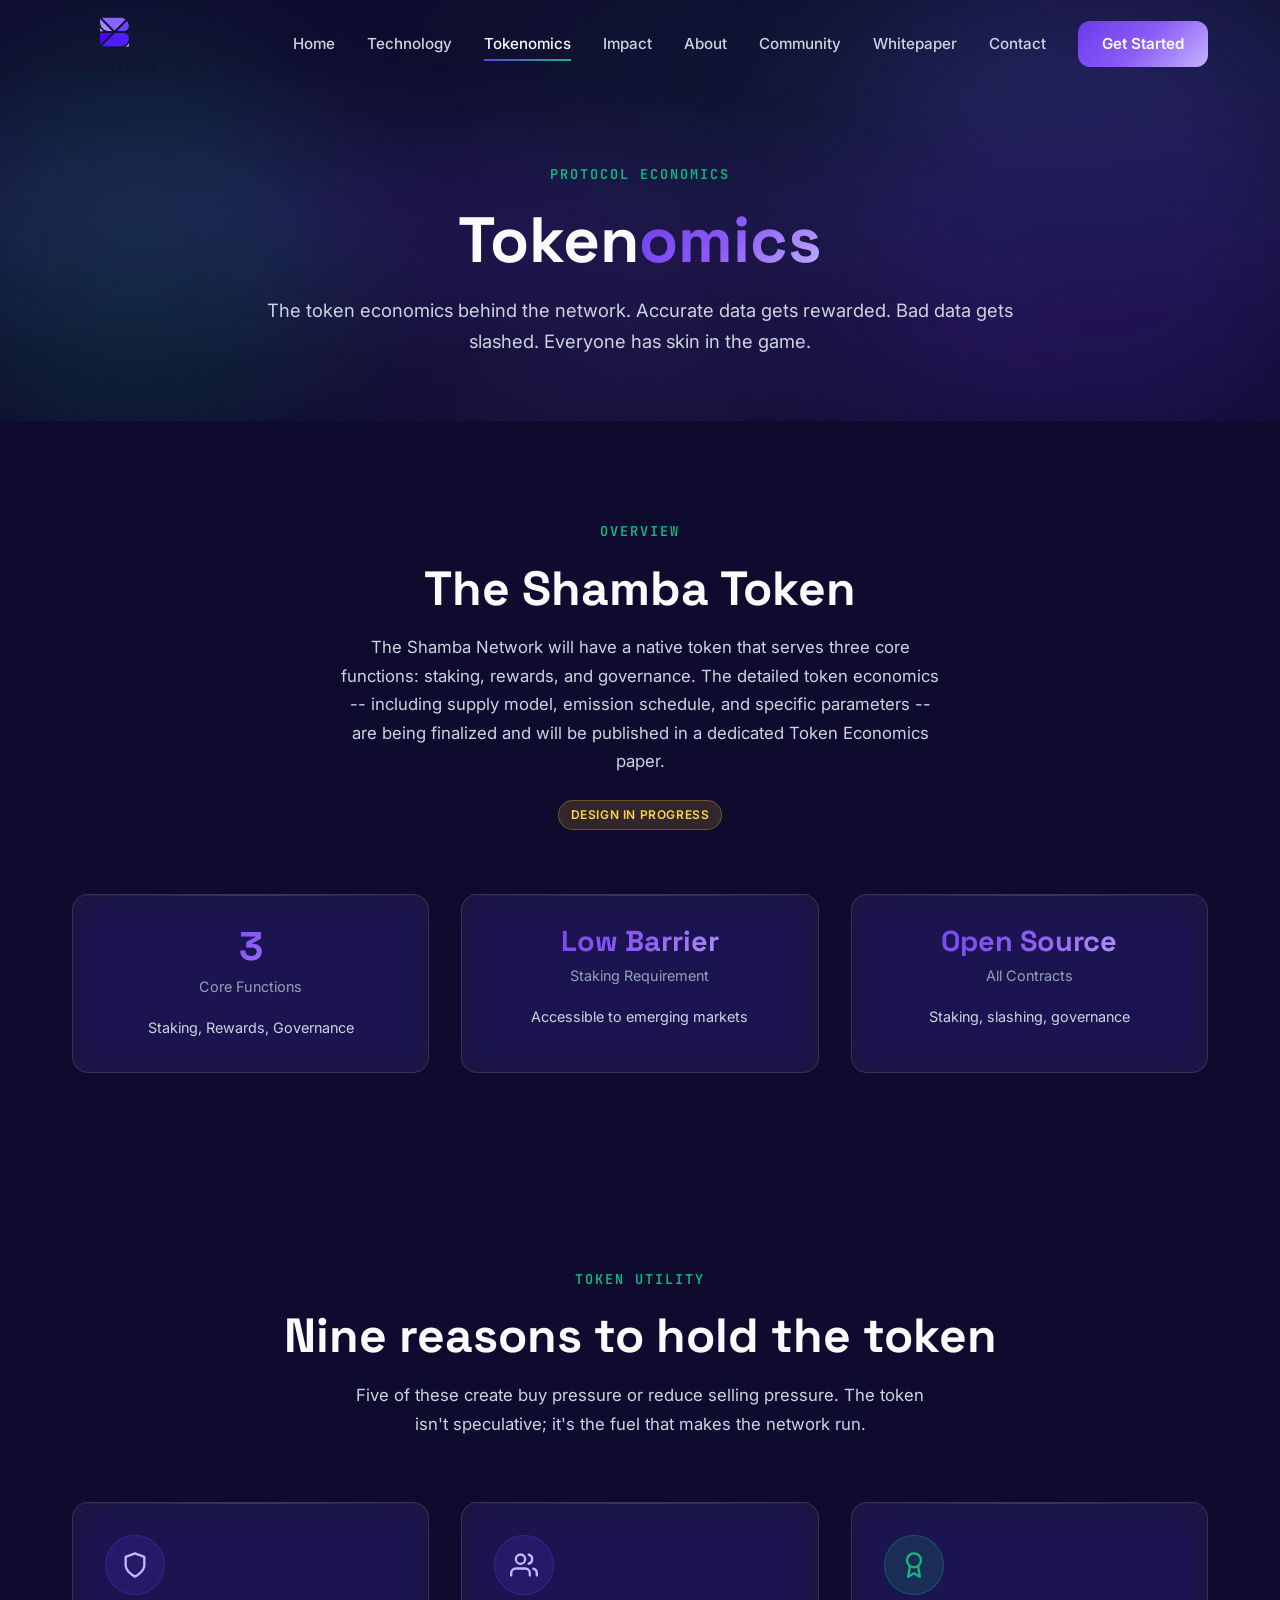
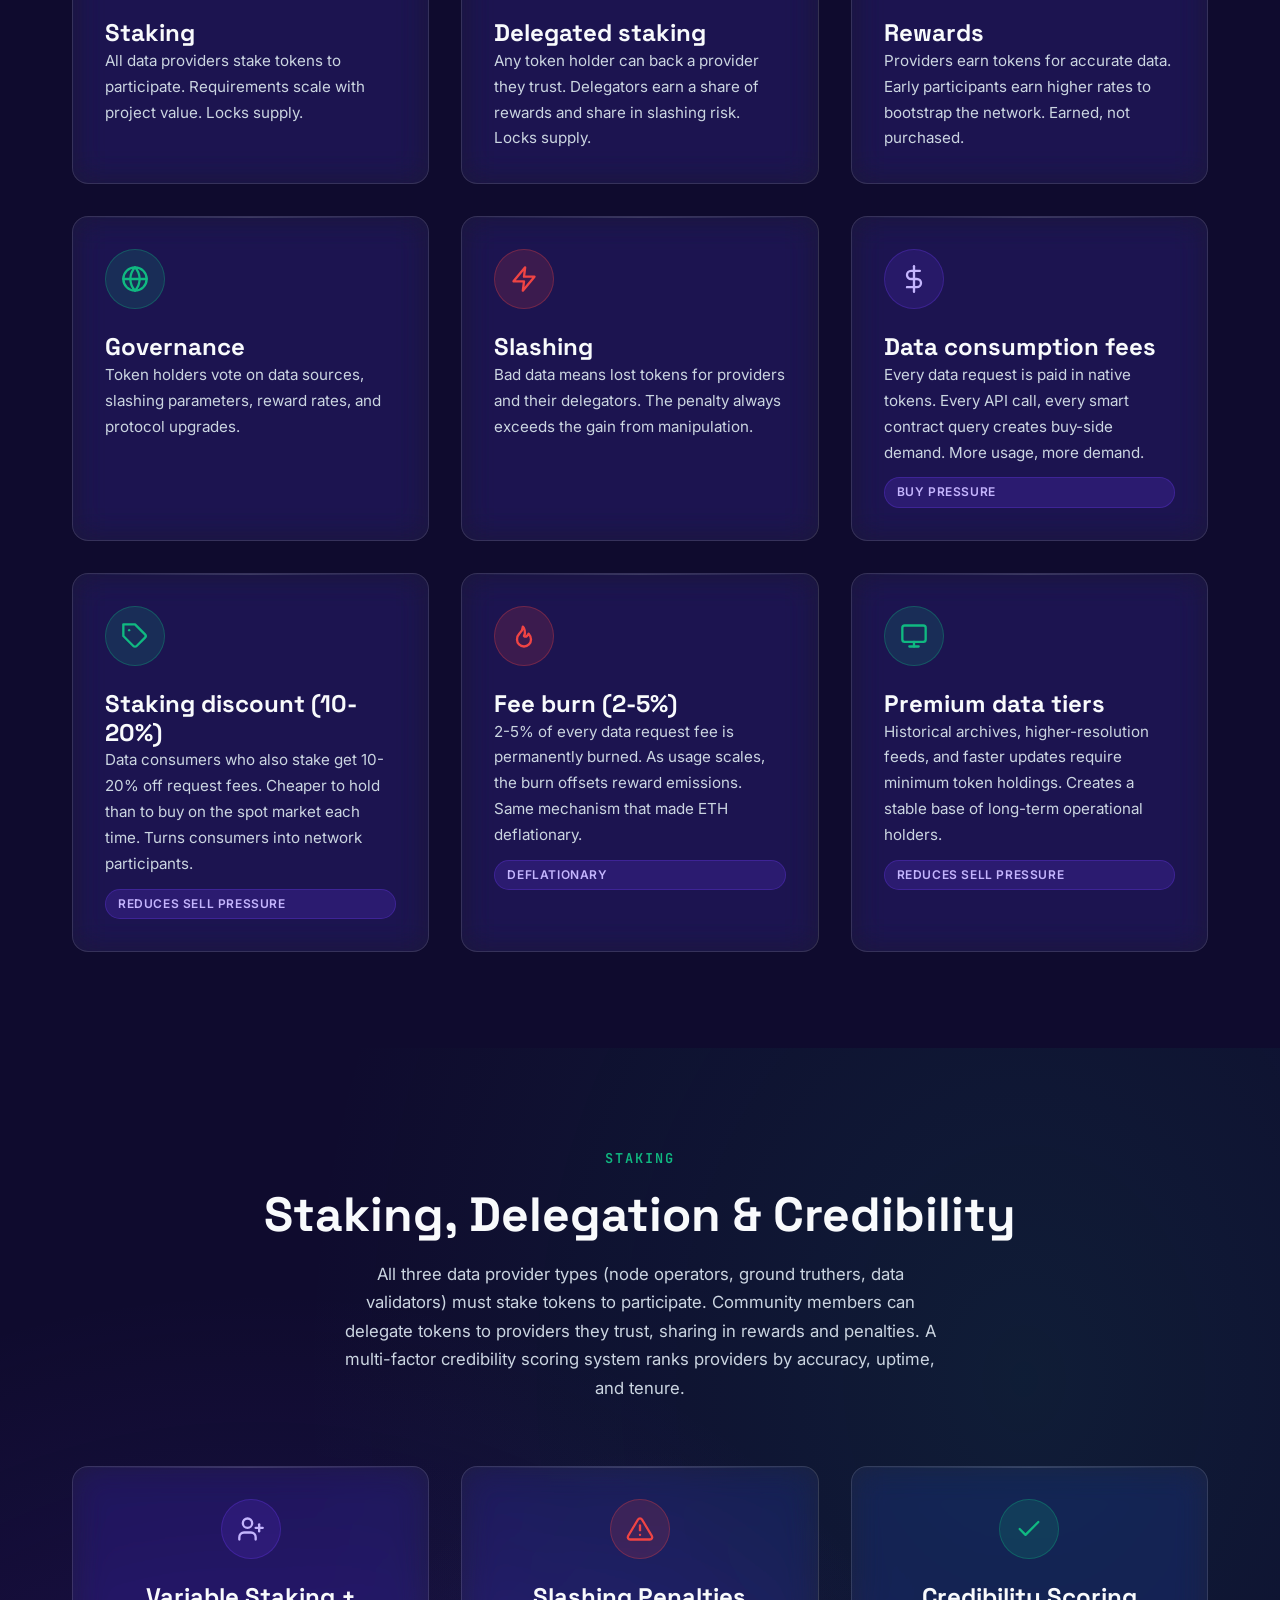
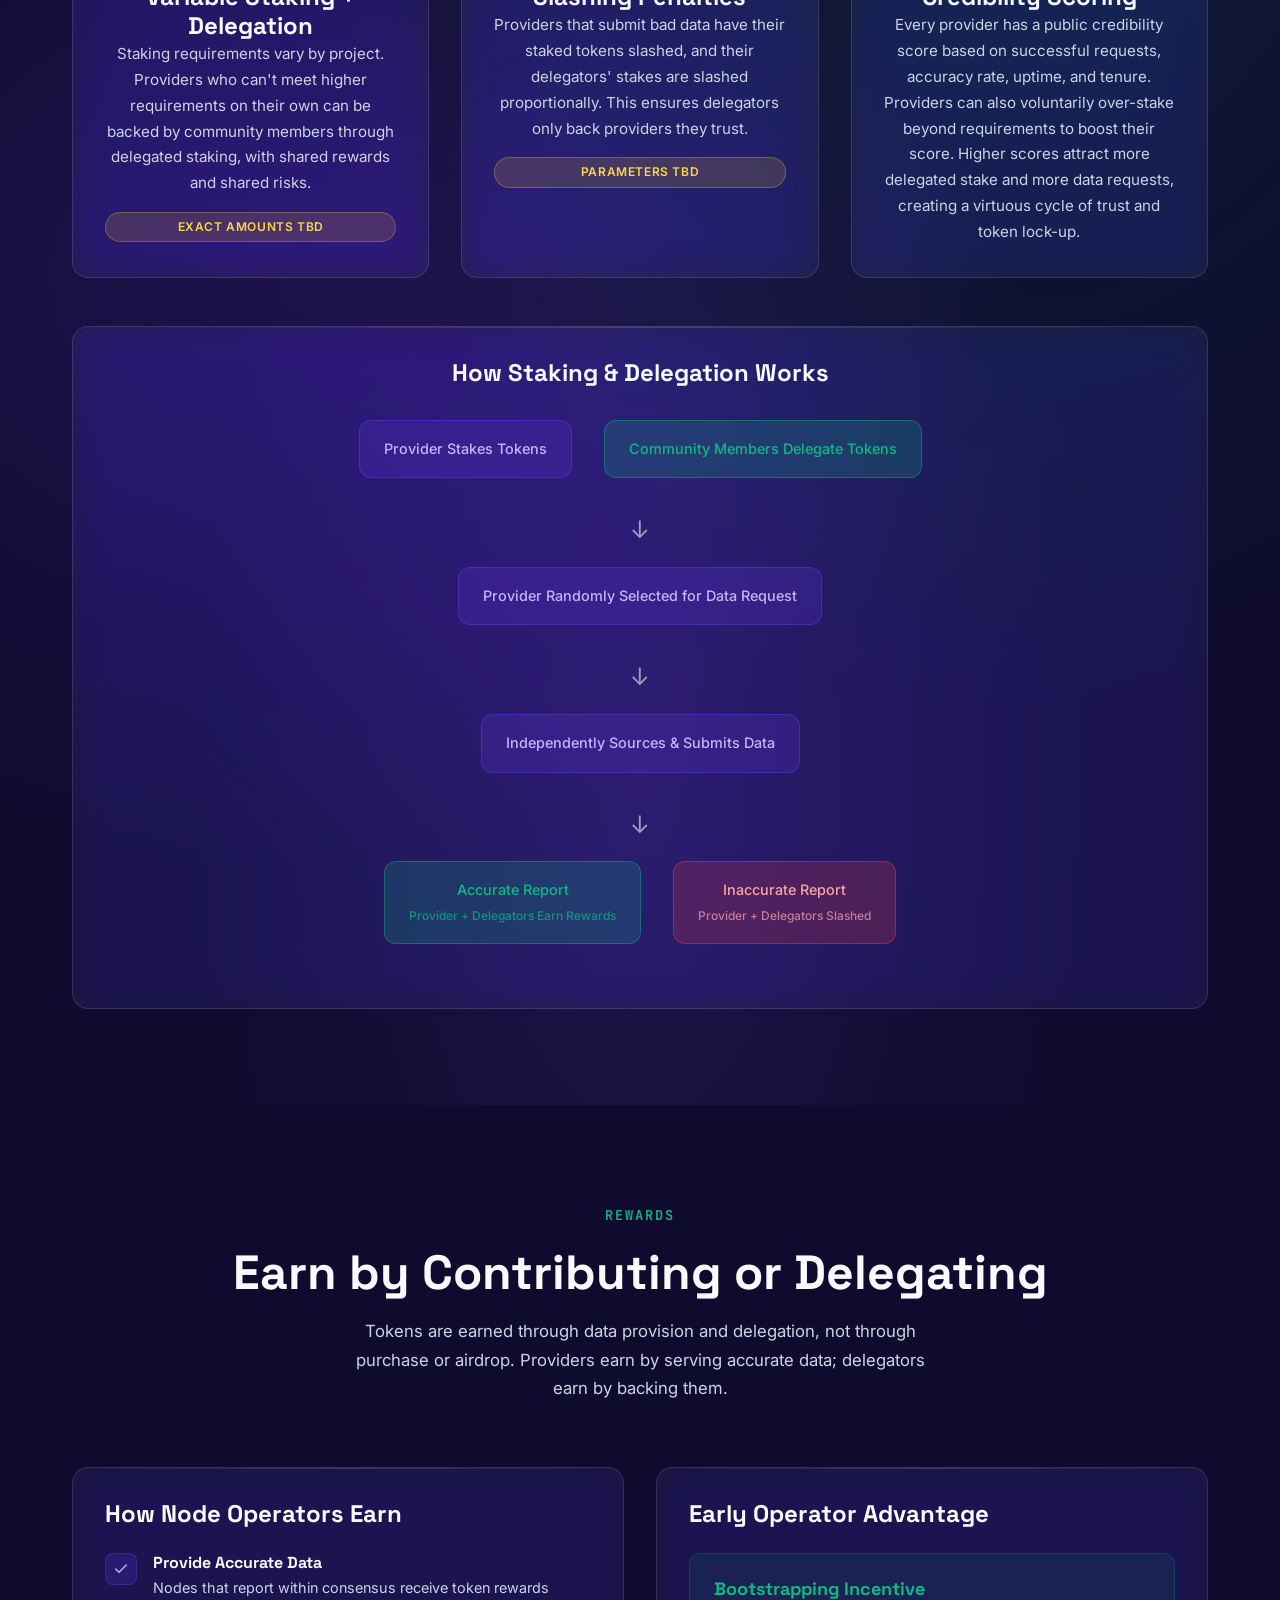
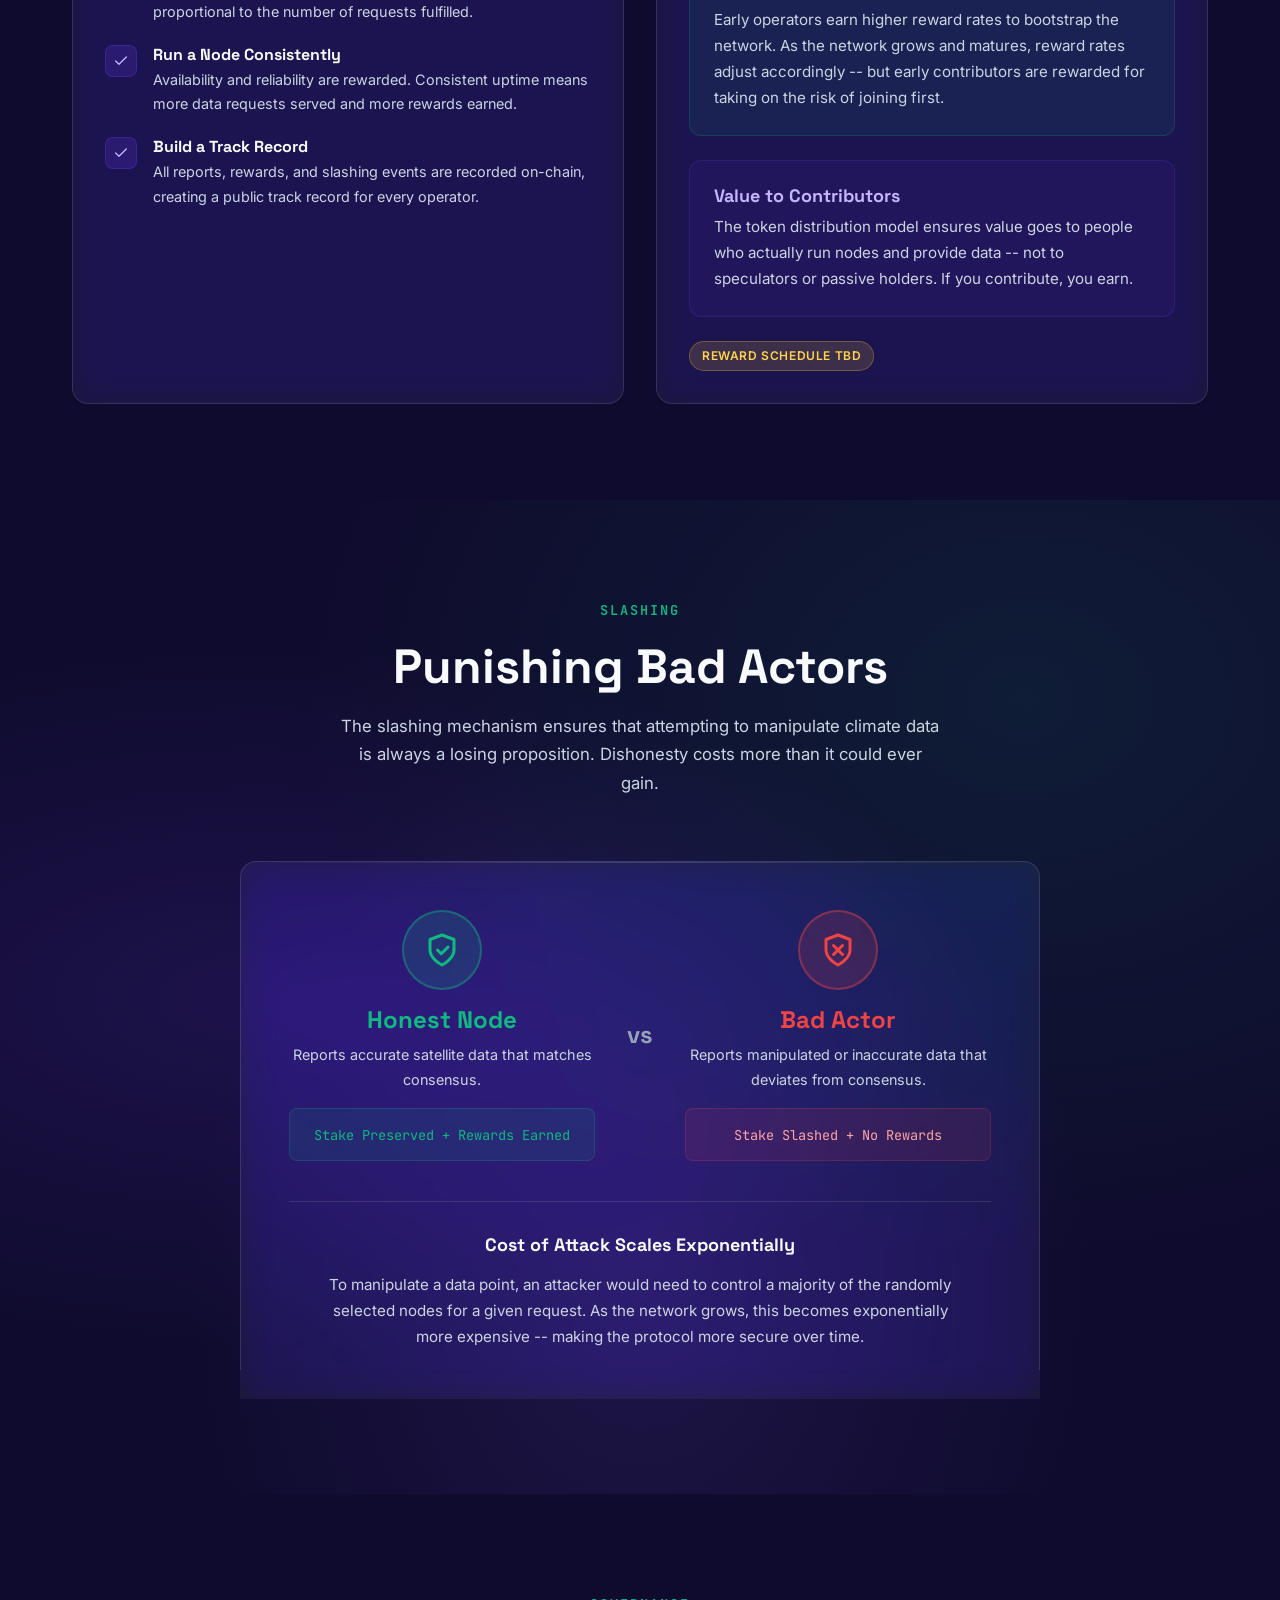
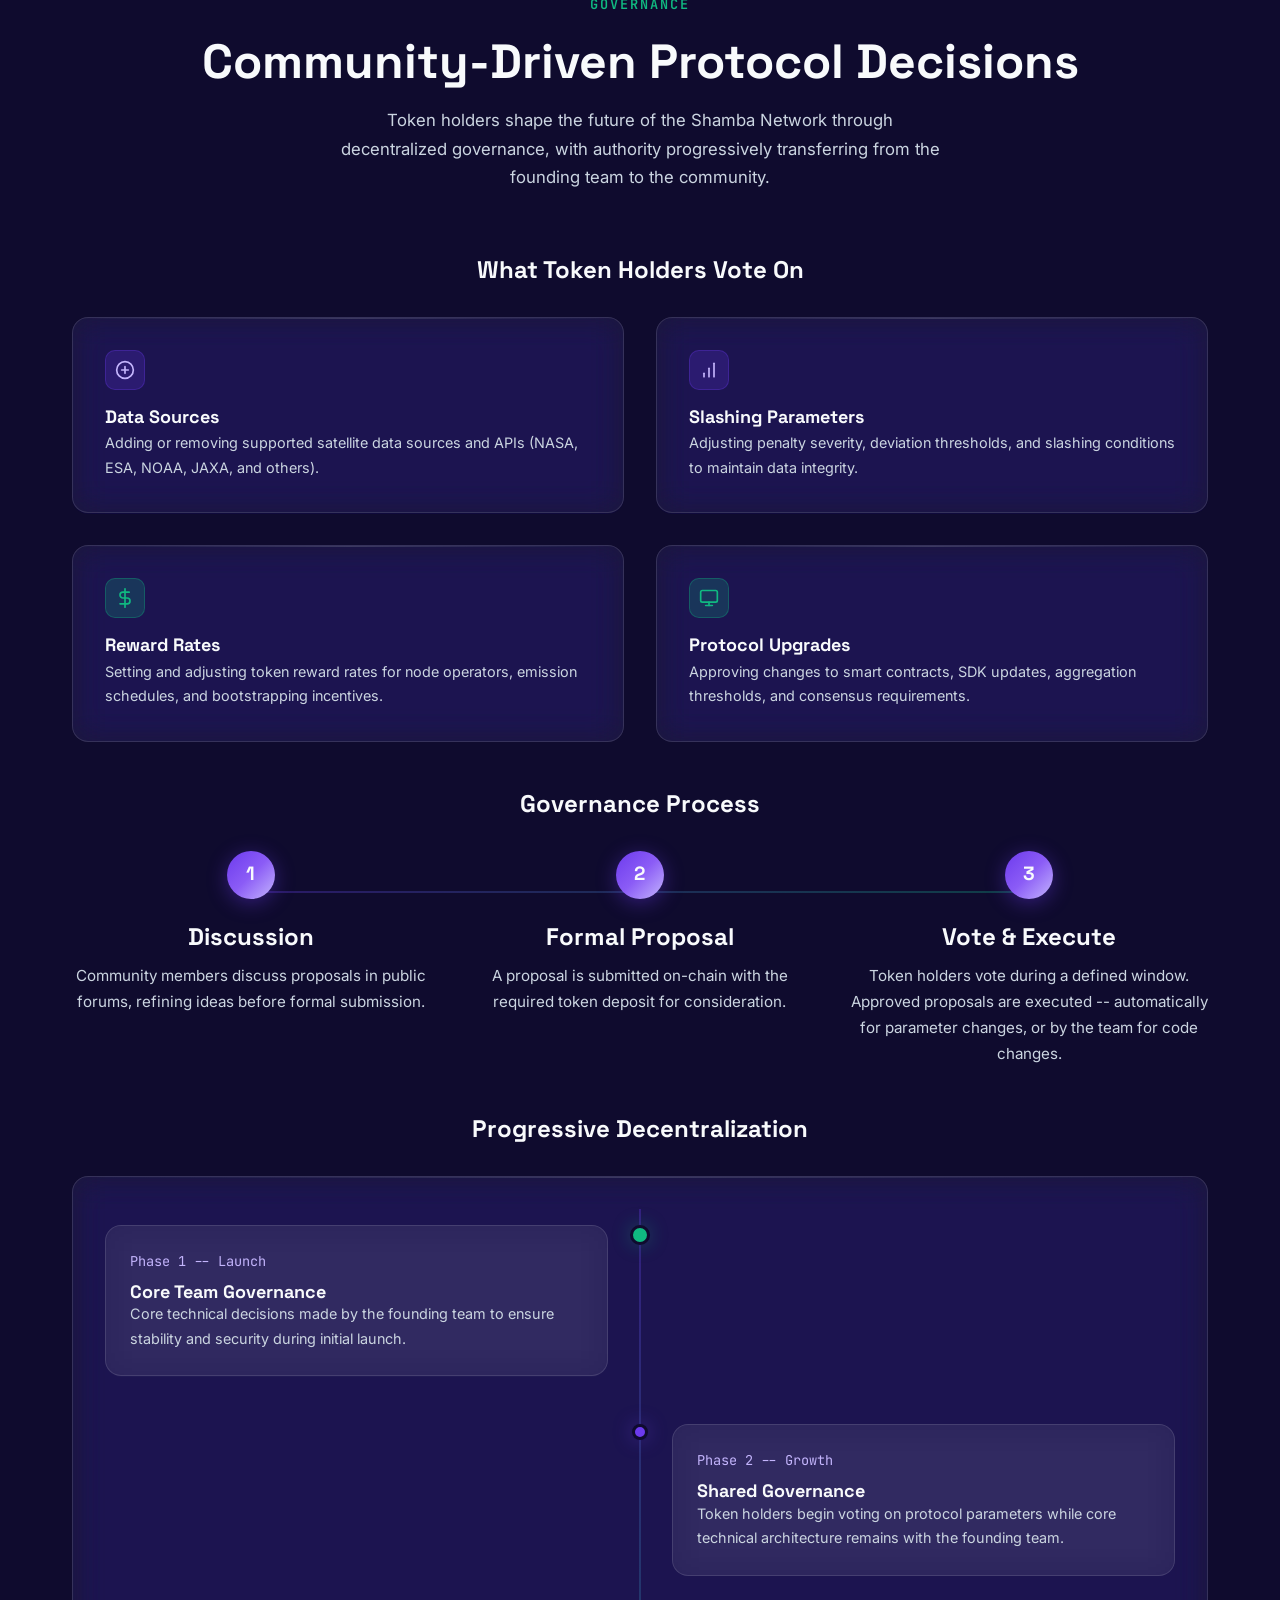
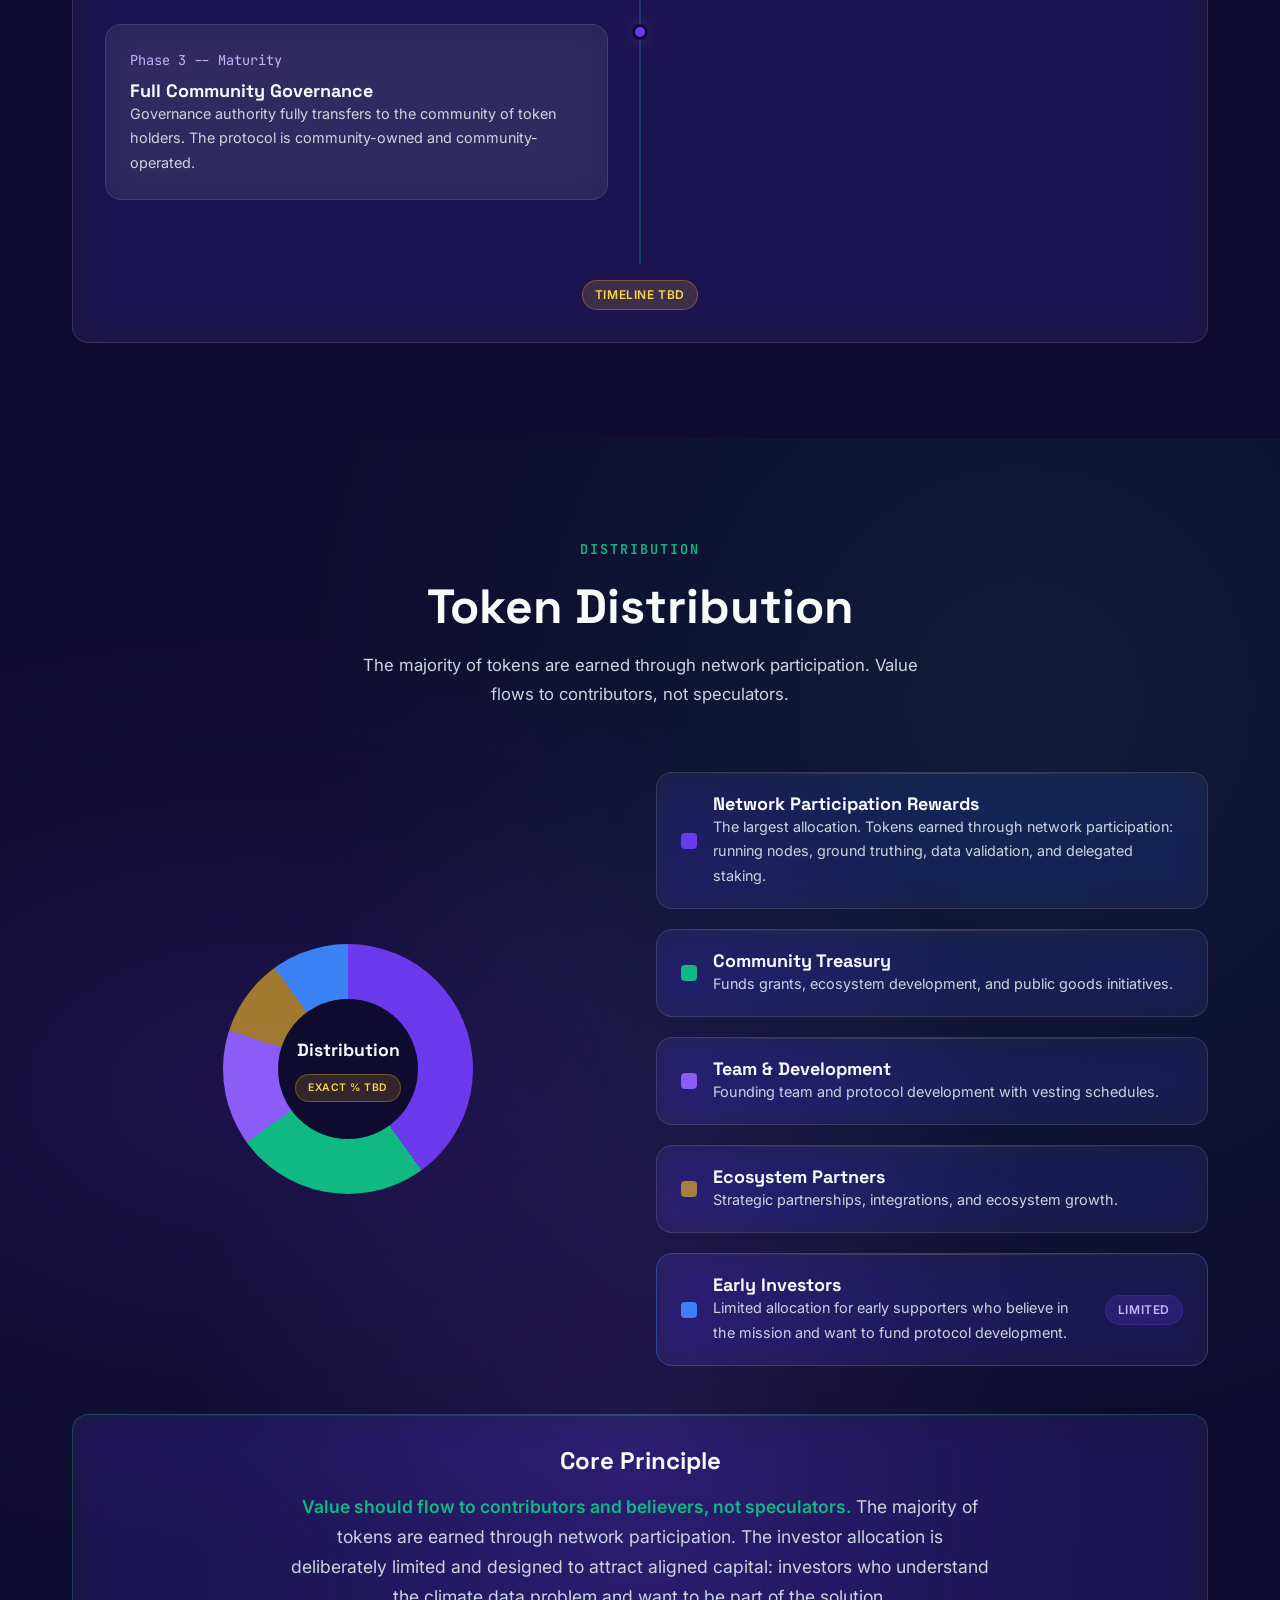
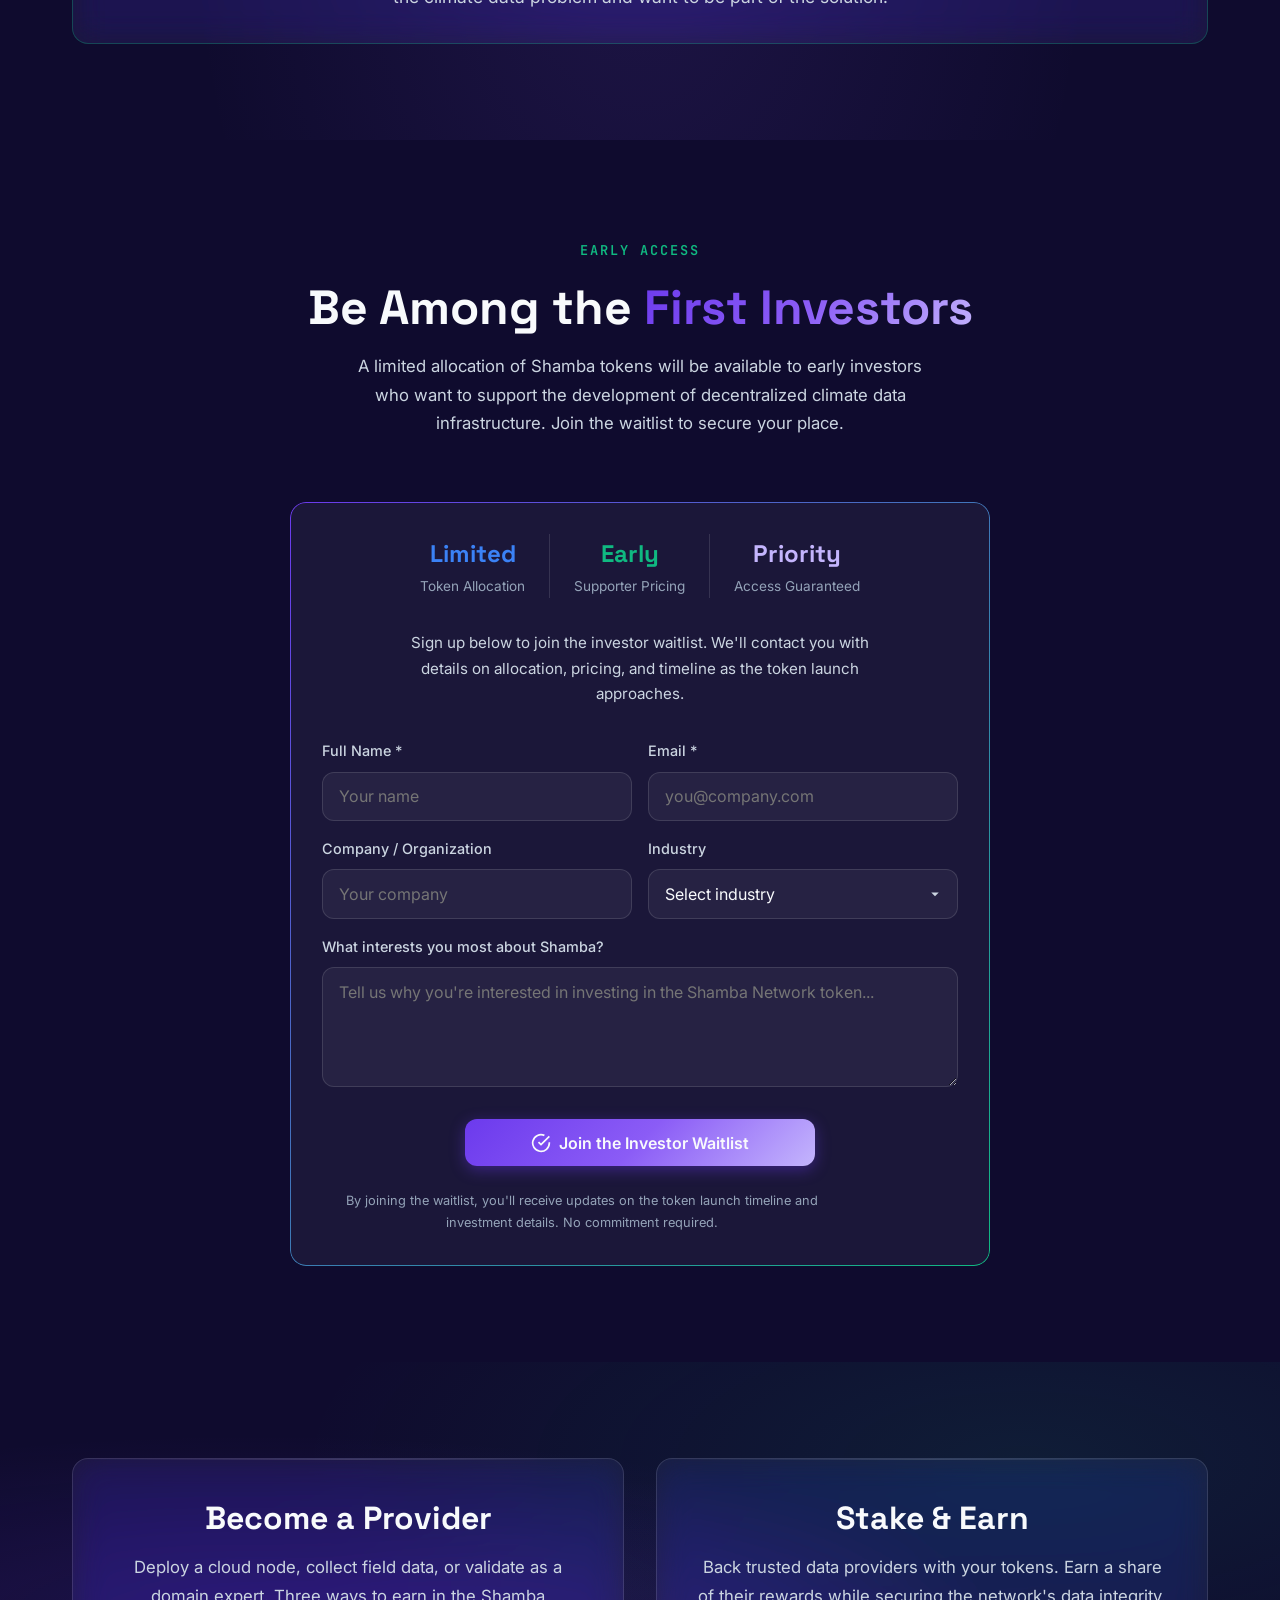
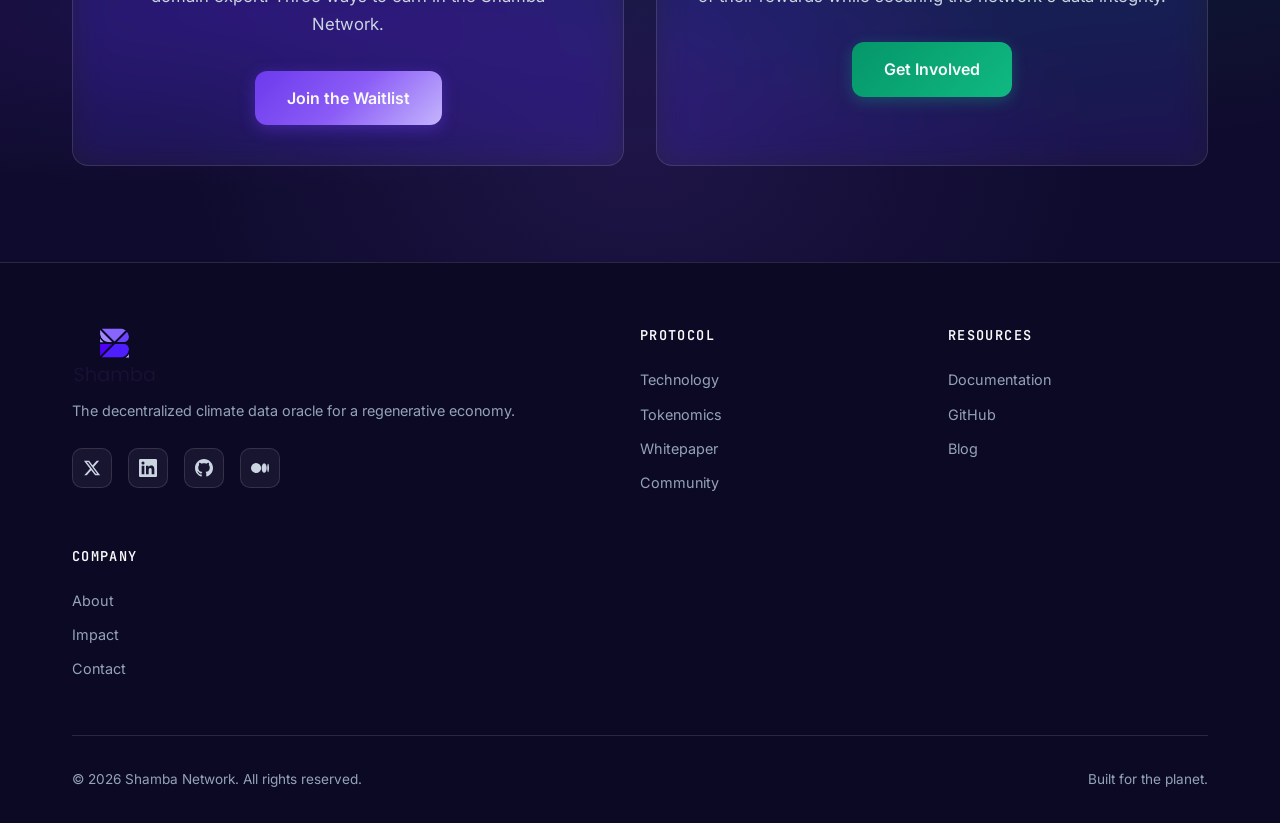
<file: tokenomics.html>
<!DOCTYPE html>
<html lang="en">
<head>
  <meta charset="UTF-8">
  <meta name="viewport" content="width=device-width, initial-scale=1.0">
  <title>Tokenomics - Shamba Network</title>
  <meta name="description" content="Shamba Network token design: staking, rewards, slashing, and governance for the decentralized climate data oracle.">

  <!-- Google Fonts -->
  <link href="https://fonts.googleapis.com/css2?family=Inter:wght@400;500;600;700&family=Space+Grotesk:wght@500;600;700&family=JetBrains+Mono:wght@400;500&display=swap" rel="stylesheet">

  <!-- Stylesheets -->
  <link rel="stylesheet" href="css/styles.css">
  <link rel="stylesheet" href="css/animations.css">
  <link rel="stylesheet" href="css/responsive.css">

  <!-- Favicon -->
  <link rel="icon" href="images/shamba-logo.png" type="image/png">
</head>
<body>

  <!-- ============================================
       NAVBAR
       ============================================ -->
  <nav class="navbar" role="navigation" aria-label="Main navigation">
    <div class="nav-container">
      <a href="index.html" class="nav-logo">
        <img src="images/shamba-logo.png" alt="Shamba Network" width="180" height="52">
      </a>
      <div class="nav-links">
        <a href="index.html">Home</a>
        <a href="technology.html">Technology</a>
        <a href="tokenomics.html" class="active">Tokenomics</a>
        <a href="impact.html">Impact</a>
        <a href="about.html">About</a>
        <a href="community.html">Community</a>
        <a href="whitepaper.html">Whitepaper</a>
        <a href="contact.html">Contact</a>
        <a href="community.html#get-started" class="nav-cta">Get Started</a>
      </div>
      <button class="mobile-toggle" aria-label="Toggle menu">
        <span></span><span></span><span></span>
      </button>
    </div>
  </nav>

  <!-- ============================================
       PAGE HEADER
       ============================================ -->
  <header class="page-header">
    <div class="hero-bg"></div>
    <div class="hero-grid"></div>
    <div class="hero-orb hero-orb-1"></div>
    <div class="hero-orb hero-orb-2"></div>
    <div class="page-header-content">
      <span class="section-label">Protocol Economics</span>
      <h1>Token<span class="text-gradient">omics</span></h1>
      <p>The token economics behind the network. Accurate data gets rewarded. Bad data gets slashed. Everyone has skin in the game.</p>
    </div>
  </header>

  <!-- ============================================
       TOKEN OVERVIEW
       ============================================ -->
  <section class="section" aria-labelledby="overview-heading">
    <div class="container">
      <div class="section-header reveal">
        <span class="section-label">Overview</span>
        <h2 id="overview-heading">The Shamba Token</h2>
        <p>The Shamba Network will have a native token that serves three core functions: staking, rewards, and governance. The detailed token economics -- including supply model, emission schedule, and specific parameters -- are being finalized and will be published in a dedicated Token Economics paper.</p>
        <div style="margin-top: 1.5rem;">
          <span class="badge badge-coming-soon">Design In Progress</span>
        </div>
      </div>

      <div class="grid-3 reveal" style="margin-top: 2rem;">
        <div class="glass-card" style="text-align: center;">
          <div class="stat-number">3</div>
          <div class="stat-label">Core Functions</div>
          <p style="margin: 1rem auto 0; font-size: 0.9rem;">Staking, Rewards, Governance</p>
        </div>
        <div class="glass-card" style="text-align: center;">
          <div class="stat-number" style="font-size: 1.8rem;">Low Barrier</div>
          <div class="stat-label">Staking Requirement</div>
          <p style="margin: 1rem auto 0; font-size: 0.9rem;">Accessible to emerging markets</p>
        </div>
        <div class="glass-card" style="text-align: center;">
          <div class="stat-number" style="font-size: 1.8rem;">Open Source</div>
          <div class="stat-label">All Contracts</div>
          <p style="margin: 1rem auto 0; font-size: 0.9rem;">Staking, slashing, governance</p>
        </div>
      </div>
    </div>
  </section>

  <!-- ============================================
       TOKEN UTILITY - 9 USE CASES
       ============================================ -->
  <section class="section" aria-labelledby="utility-heading">
    <div class="container">
      <div class="section-header reveal">
        <span class="section-label">Token Utility</span>
        <h2 id="utility-heading">Nine reasons to hold the token</h2>
        <p>Five of these create buy pressure or reduce selling pressure. The token isn't speculative; it's the fuel that makes the network run.</p>
      </div>

      <div class="grid-3 reveal">
        <!-- Staking -->
        <div class="glass-card">
          <div class="icon-circle">
            <svg xmlns="http://www.w3.org/2000/svg" viewBox="0 0 24 24" fill="none" stroke="currentColor" stroke-width="2" stroke-linecap="round" stroke-linejoin="round">
              <path d="M12 22s8-4 8-10V5l-8-3-8 3v7c0 6 8 10 8 10z"/>
            </svg>
          </div>
          <h4>Staking</h4>
          <p style="font-size: 0.95rem;">All data providers stake tokens to participate. Requirements scale with project value. Locks supply.</p>
        </div>

        <!-- Delegated Staking -->
        <div class="glass-card">
          <div class="icon-circle">
            <svg xmlns="http://www.w3.org/2000/svg" viewBox="0 0 24 24" fill="none" stroke="currentColor" stroke-width="2" stroke-linecap="round" stroke-linejoin="round">
              <path d="M17 21v-2a4 4 0 0 0-4-4H5a4 4 0 0 0-4 4v2"/><circle cx="9" cy="7" r="4"/><path d="M23 21v-2a4 4 0 0 0-3-3.87"/><path d="M16 3.13a4 4 0 0 1 0 7.75"/>
            </svg>
          </div>
          <h4>Delegated staking</h4>
          <p style="font-size: 0.95rem;">Any token holder can back a provider they trust. Delegators earn a share of rewards and share in slashing risk. Locks supply.</p>
        </div>

        <!-- Rewards -->
        <div class="glass-card">
          <div class="icon-circle icon-circle-green">
            <svg xmlns="http://www.w3.org/2000/svg" viewBox="0 0 24 24" fill="none" stroke="currentColor" stroke-width="2" stroke-linecap="round" stroke-linejoin="round">
              <circle cx="12" cy="8" r="6"/><path d="M15.477 12.89L17 22l-5-3-5 3 1.523-9.11"/>
            </svg>
          </div>
          <h4>Rewards</h4>
          <p style="font-size: 0.95rem;">Providers earn tokens for accurate data. Early participants earn higher rates to bootstrap the network. Earned, not purchased.</p>
        </div>

        <!-- Governance -->
        <div class="glass-card">
          <div class="icon-circle icon-circle-green">
            <svg xmlns="http://www.w3.org/2000/svg" viewBox="0 0 24 24" fill="none" stroke="currentColor" stroke-width="2" stroke-linecap="round" stroke-linejoin="round">
              <circle cx="12" cy="12" r="10"/><path d="M2 12h20"/><path d="M12 2a15.3 15.3 0 0 1 4 10 15.3 15.3 0 0 1-4 10 15.3 15.3 0 0 1-4-10 15.3 15.3 0 0 1 4-10z"/>
            </svg>
          </div>
          <h4>Governance</h4>
          <p style="font-size: 0.95rem;">Token holders vote on data sources, slashing parameters, reward rates, and protocol upgrades.</p>
        </div>

        <!-- Slashing -->
        <div class="glass-card">
          <div class="icon-circle" style="background: rgba(239, 68, 68, 0.15); border-color: rgba(239, 68, 68, 0.3);">
            <svg xmlns="http://www.w3.org/2000/svg" viewBox="0 0 24 24" fill="none" stroke="#EF4444" stroke-width="2" stroke-linecap="round" stroke-linejoin="round">
              <path d="M13 2L3 14h9l-1 8 10-12h-9l1-8z"/>
            </svg>
          </div>
          <h4>Slashing</h4>
          <p style="font-size: 0.95rem;">Bad data means lost tokens for providers and their delegators. The penalty always exceeds the gain from manipulation.</p>
        </div>

        <!-- Data Consumption Fees -->
        <div class="glass-card">
          <div class="icon-circle">
            <svg xmlns="http://www.w3.org/2000/svg" viewBox="0 0 24 24" fill="none" stroke="currentColor" stroke-width="2" stroke-linecap="round" stroke-linejoin="round">
              <line x1="12" y1="1" x2="12" y2="23"/><path d="M17 5H9.5a3.5 3.5 0 0 0 0 7h5a3.5 3.5 0 0 1 0 7H6"/>
            </svg>
          </div>
          <h4>Data consumption fees</h4>
          <p style="font-size: 0.95rem;">Every data request is paid in native tokens. Every API call, every smart contract query creates buy-side demand. More usage, more demand.</p>
          <span class="badge badge-purple" style="margin-top: 0.75rem;">Buy pressure</span>
        </div>

        <!-- Staking Discount -->
        <div class="glass-card">
          <div class="icon-circle icon-circle-green">
            <svg xmlns="http://www.w3.org/2000/svg" viewBox="0 0 24 24" fill="none" stroke="currentColor" stroke-width="2" stroke-linecap="round" stroke-linejoin="round">
              <path d="M20.59 13.41l-7.17 7.17a2 2 0 0 1-2.83 0L2 12V2h10l8.59 8.59a2 2 0 0 1 0 2.82z"/><line x1="7" y1="7" x2="7.01" y2="7"/>
            </svg>
          </div>
          <h4>Staking discount (10-20%)</h4>
          <p style="font-size: 0.95rem;">Data consumers who also stake get 10-20% off request fees. Cheaper to hold than to buy on the spot market each time. Turns consumers into network participants.</p>
          <span class="badge badge-purple" style="margin-top: 0.75rem;">Reduces sell pressure</span>
        </div>

        <!-- Fee Burn -->
        <div class="glass-card">
          <div class="icon-circle" style="background: rgba(239, 68, 68, 0.15); border-color: rgba(239, 68, 68, 0.3);">
            <svg xmlns="http://www.w3.org/2000/svg" viewBox="0 0 24 24" fill="none" stroke="#EF4444" stroke-width="2" stroke-linecap="round" stroke-linejoin="round">
              <path d="M12 12c2-2.96 0-7-1-8 0 3.038-1.773 4.741-3 6-1.226 1.26-2 3.24-2 5a6 6 0 1 0 12 0c0-1.532-1.056-3.94-2-5-1.786 3-2.791 3-4 2z"/>
            </svg>
          </div>
          <h4>Fee burn (2-5%)</h4>
          <p style="font-size: 0.95rem;">2-5% of every data request fee is permanently burned. As usage scales, the burn offsets reward emissions. Same mechanism that made ETH deflationary.</p>
          <span class="badge badge-purple" style="margin-top: 0.75rem;">Deflationary</span>
        </div>

        <!-- Premium Data Tiers -->
        <div class="glass-card">
          <div class="icon-circle icon-circle-green">
            <svg xmlns="http://www.w3.org/2000/svg" viewBox="0 0 24 24" fill="none" stroke="currentColor" stroke-width="2" stroke-linecap="round" stroke-linejoin="round">
              <rect x="2" y="3" width="20" height="14" rx="2"/><line x1="8" y1="21" x2="16" y2="21"/><line x1="12" y1="17" x2="12" y2="21"/>
            </svg>
          </div>
          <h4>Premium data tiers</h4>
          <p style="font-size: 0.95rem;">Historical archives, higher-resolution feeds, and faster updates require minimum token holdings. Creates a stable base of long-term operational holders.</p>
          <span class="badge badge-purple" style="margin-top: 0.75rem;">Reduces sell pressure</span>
        </div>
      </div>
    </div>
  </section>

  <!-- ============================================
       STAKING MECHANISM
       ============================================ -->
  <section class="section" aria-labelledby="staking-heading" style="background: var(--gradient-mesh);">
    <div class="container">
      <div class="section-header reveal">
        <span class="section-label">Staking</span>
        <h2 id="staking-heading">Staking, Delegation &amp; Credibility</h2>
        <p>All three data provider types (node operators, ground truthers, data validators) must stake tokens to participate. Community members can delegate tokens to providers they trust, sharing in rewards and penalties. A multi-factor credibility scoring system ranks providers by accuracy, uptime, and tenure.</p>
      </div>

      <div class="grid-3 reveal">
        <!-- Low Barrier Entry -->
        <div class="glass-card" style="text-align: center;">
          <div class="icon-circle" style="margin: 0 auto 1.5rem;">
            <svg xmlns="http://www.w3.org/2000/svg" viewBox="0 0 24 24" fill="none" stroke="currentColor" stroke-width="2" stroke-linecap="round" stroke-linejoin="round">
              <path d="M16 21v-2a4 4 0 0 0-4-4H6a4 4 0 0 0-4 4v2"/>
              <circle cx="9" cy="7" r="4"/>
              <line x1="19" y1="8" x2="19" y2="14"/>
              <line x1="22" y1="11" x2="16" y2="11"/>
            </svg>
          </div>
          <h4>Variable Staking + Delegation</h4>
          <p style="font-size: 0.95rem; margin: 0 auto;">Staking requirements vary by project. Providers who can't meet higher requirements on their own can be backed by community members through delegated staking, with shared rewards and shared risks.</p>
          <span class="badge badge-coming-soon" style="margin-top: 1rem;">Exact Amounts TBD</span>
        </div>

        <!-- Slashing Penalties -->
        <div class="glass-card" style="text-align: center;">
          <div class="icon-circle" style="margin: 0 auto 1.5rem; background: rgba(239, 68, 68, 0.15); border-color: rgba(239, 68, 68, 0.3);">
            <svg xmlns="http://www.w3.org/2000/svg" viewBox="0 0 24 24" fill="none" stroke="#EF4444" stroke-width="2" stroke-linecap="round" stroke-linejoin="round">
              <path d="M10.29 3.86L1.82 18a2 2 0 0 0 1.71 3h16.94a2 2 0 0 0 1.71-3L13.71 3.86a2 2 0 0 0-3.42 0z"/>
              <line x1="12" y1="9" x2="12" y2="13"/>
              <line x1="12" y1="17" x2="12.01" y2="17"/>
            </svg>
          </div>
          <h4>Slashing Penalties</h4>
          <p style="font-size: 0.95rem; margin: 0 auto;">Providers that submit bad data have their staked tokens slashed, and their delegators' stakes are slashed proportionally. This ensures delegators only back providers they trust.</p>
          <span class="badge badge-coming-soon" style="margin-top: 1rem;">Parameters TBD</span>
        </div>

        <!-- Economic Security -->
        <div class="glass-card" style="text-align: center;">
          <div class="icon-circle-green" style="width: 60px; height: 60px; border-radius: 50%; display: flex; align-items: center; justify-content: center; margin: 0 auto 1.5rem; background: rgba(16, 185, 129, 0.15); border: 1px solid rgba(16, 185, 129, 0.3);">
            <svg xmlns="http://www.w3.org/2000/svg" viewBox="0 0 24 24" fill="none" stroke="var(--green-accent)" stroke-width="2" stroke-linecap="round" stroke-linejoin="round" style="width: 28px; height: 28px;">
              <polyline points="20 6 9 17 4 12"/>
            </svg>
          </div>
          <h4>Credibility Scoring</h4>
          <p style="font-size: 0.95rem; margin: 0 auto;">Every provider has a public credibility score based on successful requests, accuracy rate, uptime, and tenure. Providers can also voluntarily over-stake beyond requirements to boost their score. Higher scores attract more delegated stake and more data requests, creating a virtuous cycle of trust and token lock-up.</p>
        </div>
      </div>

      <!-- Visual: How Staking Works -->
      <div class="glass-card reveal" style="margin-top: 3rem;">
        <h4 style="text-align: center; margin-bottom: 2rem;">How Staking &amp; Delegation Works</h4>
        <div class="arch-diagram" style="padding: 0;">
          <div class="arch-layer" style="gap: 2rem;">
            <div class="arch-node arch-node-purple">Provider Stakes Tokens</div>
            <div class="arch-node arch-node-green">Community Members Delegate Tokens</div>
          </div>
          <div class="arch-arrow">&#8595;</div>
          <div class="arch-layer">
            <div class="arch-node arch-node-purple">Provider Randomly Selected for Data Request</div>
          </div>
          <div class="arch-arrow">&#8595;</div>
          <div class="arch-layer">
            <div class="arch-node arch-node-purple">Independently Sources &amp; Submits Data</div>
          </div>
          <div class="arch-arrow">&#8595;</div>
          <div class="arch-layer" style="gap: 2rem;">
            <div class="arch-node arch-node-green">Accurate Report<br><small style="opacity: 0.7;">Provider + Delegators Earn Rewards</small></div>
            <div class="arch-node" style="background: rgba(239, 68, 68, 0.2); border: 1px solid rgba(239, 68, 68, 0.4); color: #FCA5A5; padding: 1rem 1.5rem; border-radius: 12px; text-align: center; font-size: 0.9rem; font-weight: 500; min-width: 140px;">Inaccurate Report<br><small style="opacity: 0.7;">Provider + Delegators Slashed</small></div>
          </div>
        </div>
      </div>
    </div>
  </section>

  <!-- ============================================
       REWARDS
       ============================================ -->
  <section class="section" aria-labelledby="rewards-heading">
    <div class="container">
      <div class="section-header reveal">
        <span class="section-label">Rewards</span>
        <h2 id="rewards-heading">Earn by Contributing or Delegating</h2>
        <p>Tokens are earned through data provision and delegation, not through purchase or airdrop. Providers earn by serving accurate data; delegators earn by backing them.</p>
      </div>

      <div class="grid-2 reveal">
        <!-- How Operators Earn -->
        <div class="glass-card">
          <h4 style="margin-bottom: 1.5rem;">How Node Operators Earn</h4>
          <div style="display: flex; flex-direction: column; gap: 1.25rem;">
            <div style="display: flex; gap: 1rem; align-items: flex-start;">
              <div style="width: 32px; height: 32px; min-width: 32px; border-radius: 8px; background: rgba(108, 58, 237, 0.2); border: 1px solid rgba(108, 58, 237, 0.3); display: flex; align-items: center; justify-content: center;">
                <svg xmlns="http://www.w3.org/2000/svg" viewBox="0 0 24 24" fill="none" stroke="var(--purple-light)" stroke-width="2" stroke-linecap="round" stroke-linejoin="round" style="width: 16px; height: 16px;"><polyline points="20 6 9 17 4 12"/></svg>
              </div>
              <div>
                <h5 style="margin-bottom: 0.25rem; font-size: 1rem;">Provide Accurate Data</h5>
                <p style="font-size: 0.9rem;">Nodes that report within consensus receive token rewards proportional to the number of requests fulfilled.</p>
              </div>
            </div>
            <div style="display: flex; gap: 1rem; align-items: flex-start;">
              <div style="width: 32px; height: 32px; min-width: 32px; border-radius: 8px; background: rgba(108, 58, 237, 0.2); border: 1px solid rgba(108, 58, 237, 0.3); display: flex; align-items: center; justify-content: center;">
                <svg xmlns="http://www.w3.org/2000/svg" viewBox="0 0 24 24" fill="none" stroke="var(--purple-light)" stroke-width="2" stroke-linecap="round" stroke-linejoin="round" style="width: 16px; height: 16px;"><polyline points="20 6 9 17 4 12"/></svg>
              </div>
              <div>
                <h5 style="margin-bottom: 0.25rem; font-size: 1rem;">Run a Node Consistently</h5>
                <p style="font-size: 0.9rem;">Availability and reliability are rewarded. Consistent uptime means more data requests served and more rewards earned.</p>
              </div>
            </div>
            <div style="display: flex; gap: 1rem; align-items: flex-start;">
              <div style="width: 32px; height: 32px; min-width: 32px; border-radius: 8px; background: rgba(108, 58, 237, 0.2); border: 1px solid rgba(108, 58, 237, 0.3); display: flex; align-items: center; justify-content: center;">
                <svg xmlns="http://www.w3.org/2000/svg" viewBox="0 0 24 24" fill="none" stroke="var(--purple-light)" stroke-width="2" stroke-linecap="round" stroke-linejoin="round" style="width: 16px; height: 16px;"><polyline points="20 6 9 17 4 12"/></svg>
              </div>
              <div>
                <h5 style="margin-bottom: 0.25rem; font-size: 1rem;">Build a Track Record</h5>
                <p style="font-size: 0.9rem;">All reports, rewards, and slashing events are recorded on-chain, creating a public track record for every operator.</p>
              </div>
            </div>
          </div>
        </div>

        <!-- Bootstrapping Incentive -->
        <div class="glass-card">
          <h4 style="margin-bottom: 1.5rem;">Early Operator Advantage</h4>
          <div style="background: rgba(16, 185, 129, 0.08); border: 1px solid rgba(16, 185, 129, 0.2); border-radius: 12px; padding: 1.5rem; margin-bottom: 1.5rem;">
            <h5 style="color: var(--green-accent); margin-bottom: 0.5rem;">Bootstrapping Incentive</h5>
            <p style="font-size: 0.95rem;">Early operators earn higher reward rates to bootstrap the network. As the network grows and matures, reward rates adjust accordingly -- but early contributors are rewarded for taking on the risk of joining first.</p>
          </div>
          <div style="background: rgba(108, 58, 237, 0.08); border: 1px solid rgba(108, 58, 237, 0.2); border-radius: 12px; padding: 1.5rem;">
            <h5 style="color: var(--purple-light); margin-bottom: 0.5rem;">Value to Contributors</h5>
            <p style="font-size: 0.95rem;">The token distribution model ensures value goes to people who actually run nodes and provide data -- not to speculators or passive holders. If you contribute, you earn.</p>
          </div>
          <div style="margin-top: 1.5rem;">
            <span class="badge badge-coming-soon">Reward Schedule TBD</span>
          </div>
        </div>
      </div>
    </div>
  </section>

  <!-- ============================================
       SLASHING
       ============================================ -->
  <section class="section" aria-labelledby="slashing-heading" style="background: var(--gradient-mesh);">
    <div class="container">
      <div class="section-header reveal">
        <span class="section-label">Slashing</span>
        <h2 id="slashing-heading">Punishing Bad Actors</h2>
        <p>The slashing mechanism ensures that attempting to manipulate climate data is always a losing proposition. Dishonesty costs more than it could ever gain.</p>
      </div>

      <!-- Visual: Slashing Flow -->
      <div class="reveal" style="max-width: 800px; margin: 0 auto;">
        <div class="glass-card" style="padding: 3rem; position: relative; overflow: visible;">

          <!-- The flow -->
          <div style="display: grid; grid-template-columns: 1fr auto 1fr; gap: 2rem; align-items: center;">
            <!-- Honest Node -->
            <div style="text-align: center;">
              <div style="width: 80px; height: 80px; border-radius: 50%; background: rgba(16, 185, 129, 0.15); border: 2px solid rgba(16, 185, 129, 0.4); display: flex; align-items: center; justify-content: center; margin: 0 auto 1rem;">
                <svg xmlns="http://www.w3.org/2000/svg" viewBox="0 0 24 24" fill="none" stroke="var(--green-accent)" stroke-width="2" stroke-linecap="round" stroke-linejoin="round" style="width: 36px; height: 36px;">
                  <path d="M12 22s8-4 8-10V5l-8-3-8 3v7c0 6 8 10 8 10z"/>
                  <polyline points="9 12 11.5 14.5 16 10"/>
                </svg>
              </div>
              <h4 style="color: var(--green-accent); margin-bottom: 0.5rem;">Honest Node</h4>
              <p style="font-size: 0.9rem;">Reports accurate satellite data that matches consensus.</p>
              <div style="margin-top: 1rem; padding: 0.75rem; background: rgba(16, 185, 129, 0.1); border-radius: 8px; border: 1px solid rgba(16, 185, 129, 0.2);">
                <span style="font-family: var(--font-mono); font-size: 0.85rem; color: var(--green-accent);">Stake Preserved + Rewards Earned</span>
              </div>
            </div>

            <!-- VS -->
            <div style="text-align: center;">
              <div style="font-family: var(--font-heading); font-size: 1.5rem; color: var(--white-dim); font-weight: 700;">vs</div>
            </div>

            <!-- Bad Actor -->
            <div style="text-align: center;">
              <div style="width: 80px; height: 80px; border-radius: 50%; background: rgba(239, 68, 68, 0.15); border: 2px solid rgba(239, 68, 68, 0.4); display: flex; align-items: center; justify-content: center; margin: 0 auto 1rem;">
                <svg xmlns="http://www.w3.org/2000/svg" viewBox="0 0 24 24" fill="none" stroke="#EF4444" stroke-width="2" stroke-linecap="round" stroke-linejoin="round" style="width: 36px; height: 36px;">
                  <path d="M12 22s8-4 8-10V5l-8-3-8 3v7c0 6 8 10 8 10z"/>
                  <line x1="9" y1="9" x2="15" y2="15"/>
                  <line x1="15" y1="9" x2="9" y2="15"/>
                </svg>
              </div>
              <h4 style="color: #EF4444; margin-bottom: 0.5rem;">Bad Actor</h4>
              <p style="font-size: 0.9rem;">Reports manipulated or inaccurate data that deviates from consensus.</p>
              <div style="margin-top: 1rem; padding: 0.75rem; background: rgba(239, 68, 68, 0.1); border-radius: 8px; border: 1px solid rgba(239, 68, 68, 0.2);">
                <span style="font-family: var(--font-mono); font-size: 0.85rem; color: #FCA5A5;">Stake Slashed + No Rewards</span>
              </div>
            </div>
          </div>

          <!-- Cost of Attack -->
          <div style="margin-top: 2.5rem; padding-top: 2rem; border-top: 1px solid var(--glass-border);">
            <h5 style="text-align: center; margin-bottom: 1rem;">Cost of Attack Scales Exponentially</h5>
            <p style="text-align: center; font-size: 0.95rem; margin: 0 auto;">To manipulate a data point, an attacker would need to control a majority of the randomly selected nodes for a given request. As the network grows, this becomes exponentially more expensive -- making the protocol more secure over time.</p>
          </div>
        </div>
      </div>
    </div>
  </section>

  <!-- ============================================
       GOVERNANCE
       ============================================ -->
  <section class="section" aria-labelledby="governance-heading">
    <div class="container">
      <div class="section-header reveal">
        <span class="section-label">Governance</span>
        <h2 id="governance-heading">Community-Driven Protocol Decisions</h2>
        <p>Token holders shape the future of the Shamba Network through decentralized governance, with authority progressively transferring from the founding team to the community.</p>
      </div>

      <!-- What token holders vote on -->
      <div class="reveal" style="margin-bottom: 3rem;">
        <h4 style="text-align: center; margin-bottom: 2rem;">What Token Holders Vote On</h4>
        <div class="grid-2">
          <div class="glass-card" style="display: flex; gap: 1rem; align-items: flex-start;">
            <div style="width: 40px; height: 40px; min-width: 40px; border-radius: 10px; background: rgba(108, 58, 237, 0.2); border: 1px solid rgba(108, 58, 237, 0.3); display: flex; align-items: center; justify-content: center;">
              <svg xmlns="http://www.w3.org/2000/svg" viewBox="0 0 24 24" fill="none" stroke="var(--purple-light)" stroke-width="2" stroke-linecap="round" stroke-linejoin="round" style="width: 20px; height: 20px;"><circle cx="12" cy="12" r="10"/><line x1="12" y1="8" x2="12" y2="16"/><line x1="8" y1="12" x2="16" y2="12"/></svg>
            </div>
            <div>
              <h5 style="margin-bottom: 0.25rem;">Data Sources</h5>
              <p style="font-size: 0.9rem;">Adding or removing supported satellite data sources and APIs (NASA, ESA, NOAA, JAXA, and others).</p>
            </div>
          </div>

          <div class="glass-card" style="display: flex; gap: 1rem; align-items: flex-start;">
            <div style="width: 40px; height: 40px; min-width: 40px; border-radius: 10px; background: rgba(108, 58, 237, 0.2); border: 1px solid rgba(108, 58, 237, 0.3); display: flex; align-items: center; justify-content: center;">
              <svg xmlns="http://www.w3.org/2000/svg" viewBox="0 0 24 24" fill="none" stroke="var(--purple-light)" stroke-width="2" stroke-linecap="round" stroke-linejoin="round" style="width: 20px; height: 20px;"><path d="M12 20V10"/><path d="M18 20V4"/><path d="M6 20v-4"/></svg>
            </div>
            <div>
              <h5 style="margin-bottom: 0.25rem;">Slashing Parameters</h5>
              <p style="font-size: 0.9rem;">Adjusting penalty severity, deviation thresholds, and slashing conditions to maintain data integrity.</p>
            </div>
          </div>

          <div class="glass-card" style="display: flex; gap: 1rem; align-items: flex-start;">
            <div style="width: 40px; height: 40px; min-width: 40px; border-radius: 10px; background: rgba(16, 185, 129, 0.2); border: 1px solid rgba(16, 185, 129, 0.3); display: flex; align-items: center; justify-content: center;">
              <svg xmlns="http://www.w3.org/2000/svg" viewBox="0 0 24 24" fill="none" stroke="var(--green-accent)" stroke-width="2" stroke-linecap="round" stroke-linejoin="round" style="width: 20px; height: 20px;"><line x1="12" y1="1" x2="12" y2="23"/><path d="M17 5H9.5a3.5 3.5 0 0 0 0 7h5a3.5 3.5 0 0 1 0 7H6"/></svg>
            </div>
            <div>
              <h5 style="margin-bottom: 0.25rem;">Reward Rates</h5>
              <p style="font-size: 0.9rem;">Setting and adjusting token reward rates for node operators, emission schedules, and bootstrapping incentives.</p>
            </div>
          </div>

          <div class="glass-card" style="display: flex; gap: 1rem; align-items: flex-start;">
            <div style="width: 40px; height: 40px; min-width: 40px; border-radius: 10px; background: rgba(16, 185, 129, 0.2); border: 1px solid rgba(16, 185, 129, 0.3); display: flex; align-items: center; justify-content: center;">
              <svg xmlns="http://www.w3.org/2000/svg" viewBox="0 0 24 24" fill="none" stroke="var(--green-accent)" stroke-width="2" stroke-linecap="round" stroke-linejoin="round" style="width: 20px; height: 20px;"><rect x="2" y="3" width="20" height="14" rx="2" ry="2"/><line x1="8" y1="21" x2="16" y2="21"/><line x1="12" y1="17" x2="12" y2="21"/></svg>
            </div>
            <div>
              <h5 style="margin-bottom: 0.25rem;">Protocol Upgrades</h5>
              <p style="font-size: 0.9rem;">Approving changes to smart contracts, SDK updates, aggregation thresholds, and consensus requirements.</p>
            </div>
          </div>
        </div>
      </div>

      <!-- Governance Process -->
      <div class="reveal" style="margin-bottom: 3rem;">
        <h4 style="text-align: center; margin-bottom: 2rem;">Governance Process</h4>
        <div class="steps">
          <div class="step">
            <div class="step-number">1</div>
            <h4>Discussion</h4>
            <p>Community members discuss proposals in public forums, refining ideas before formal submission.</p>
          </div>
          <div class="step">
            <div class="step-number">2</div>
            <h4>Formal Proposal</h4>
            <p>A proposal is submitted on-chain with the required token deposit for consideration.</p>
          </div>
          <div class="step">
            <div class="step-number">3</div>
            <h4>Vote &amp; Execute</h4>
            <p>Token holders vote during a defined window. Approved proposals are executed -- automatically for parameter changes, or by the team for code changes.</p>
          </div>
        </div>
      </div>

      <!-- Progressive Decentralization Timeline -->
      <div class="reveal">
        <h4 style="text-align: center; margin-bottom: 2rem;">Progressive Decentralization</h4>
        <div class="glass-card">
          <div class="timeline" style="padding: 1rem 0;">
            <div class="timeline-item">
              <div class="timeline-dot active"></div>
              <div class="timeline-content glass" style="padding: 1.5rem;">
                <div class="timeline-date">Phase 1 -- Launch</div>
                <h5>Core Team Governance</h5>
                <p style="font-size: 0.9rem;">Core technical decisions made by the founding team to ensure stability and security during initial launch.</p>
              </div>
            </div>
            <div class="timeline-item">
              <div class="timeline-dot"></div>
              <div class="timeline-content glass" style="padding: 1.5rem;">
                <div class="timeline-date">Phase 2 -- Growth</div>
                <h5>Shared Governance</h5>
                <p style="font-size: 0.9rem;">Token holders begin voting on protocol parameters while core technical architecture remains with the founding team.</p>
              </div>
            </div>
            <div class="timeline-item">
              <div class="timeline-dot"></div>
              <div class="timeline-content glass" style="padding: 1.5rem;">
                <div class="timeline-date">Phase 3 -- Maturity</div>
                <h5>Full Community Governance</h5>
                <p style="font-size: 0.9rem;">Governance authority fully transfers to the community of token holders. The protocol is community-owned and community-operated.</p>
              </div>
            </div>
          </div>
          <div style="text-align: center; margin-top: 1rem;">
            <span class="badge badge-coming-soon">Timeline TBD</span>
          </div>
        </div>
      </div>
    </div>
  </section>

  <!-- ============================================
       TOKEN DISTRIBUTION
       ============================================ -->
  <section class="section" aria-labelledby="distribution-heading" style="background: var(--gradient-mesh);">
    <div class="container">
      <div class="section-header reveal">
        <span class="section-label">Distribution</span>
        <h2 id="distribution-heading">Token Distribution</h2>
        <p>The majority of tokens are earned through network participation. Value flows to contributors, not speculators.</p>
      </div>

      <div class="grid-2 reveal" style="align-items: center;">
        <!-- CSS Donut Chart (5 segments) -->
        <div style="display: flex; justify-content: center;">
          <div class="donut-chart" style="background: conic-gradient(
            var(--purple-primary) 0deg 144deg,
            var(--green-accent) 144deg 234deg,
            var(--purple-secondary) 234deg 288deg,
            rgba(251, 191, 36, 0.6) 288deg 324deg,
            #3B82F6 324deg 360deg
          );">
            <div class="donut-center">
              <span style="font-family: var(--font-heading); font-weight: 700; font-size: 1.1rem; color: var(--white);">Distribution</span>
              <span class="badge badge-coming-soon" style="margin-top: 0.5rem; font-size: 0.65rem;">Exact % TBD</span>
            </div>
          </div>
        </div>

        <!-- Distribution Categories -->
        <div style="display: flex; flex-direction: column; gap: 1.25rem;">
          <div class="glass-card" style="display: flex; gap: 1rem; align-items: center; padding: 1.25rem 1.5rem;">
            <div style="width: 16px; height: 16px; min-width: 16px; border-radius: 4px; background: var(--purple-primary);"></div>
            <div>
              <h5>Network Participation Rewards</h5>
              <p style="font-size: 0.9rem; margin: 0;">The largest allocation. Tokens earned through network participation: running nodes, ground truthing, data validation, and delegated staking.</p>
            </div>
          </div>

          <div class="glass-card" style="display: flex; gap: 1rem; align-items: center; padding: 1.25rem 1.5rem;">
            <div style="width: 16px; height: 16px; min-width: 16px; border-radius: 4px; background: var(--green-accent);"></div>
            <div>
              <h5>Community Treasury</h5>
              <p style="font-size: 0.9rem; margin: 0;">Funds grants, ecosystem development, and public goods initiatives.</p>
            </div>
          </div>

          <div class="glass-card" style="display: flex; gap: 1rem; align-items: center; padding: 1.25rem 1.5rem;">
            <div style="width: 16px; height: 16px; min-width: 16px; border-radius: 4px; background: var(--purple-secondary);"></div>
            <div>
              <h5>Team &amp; Development</h5>
              <p style="font-size: 0.9rem; margin: 0;">Founding team and protocol development with vesting schedules.</p>
            </div>
          </div>

          <div class="glass-card" style="display: flex; gap: 1rem; align-items: center; padding: 1.25rem 1.5rem;">
            <div style="width: 16px; height: 16px; min-width: 16px; border-radius: 4px; background: rgba(251, 191, 36, 0.6);"></div>
            <div>
              <h5>Ecosystem Partners</h5>
              <p style="font-size: 0.9rem; margin: 0;">Strategic partnerships, integrations, and ecosystem growth.</p>
            </div>
          </div>

          <div class="glass-card" style="display: flex; gap: 1rem; align-items: center; padding: 1.25rem 1.5rem; border-color: rgba(59, 130, 246, 0.4);">
            <div style="width: 16px; height: 16px; min-width: 16px; border-radius: 4px; background: #3B82F6;"></div>
            <div>
              <h5>Early Investors</h5>
              <p style="font-size: 0.9rem; margin: 0;">Limited allocation for early supporters who believe in the mission and want to fund protocol development.</p>
            </div>
            <span class="badge badge-purple" style="white-space: nowrap;">Limited</span>
          </div>
        </div>
      </div>

      <!-- Core Principle -->
      <div class="glass-card reveal" style="margin-top: 3rem; text-align: center; border-color: rgba(16, 185, 129, 0.3);">
        <h4 style="margin-bottom: 1rem;">Core Principle</h4>
        <p style="font-size: 1.1rem; margin: 0 auto; max-width: 700px;"><span class="text-green" style="font-weight: 600;">Value should flow to contributors and believers, not speculators.</span> The majority of tokens are earned through network participation. The investor allocation is deliberately limited and designed to attract aligned capital: investors who understand the climate data problem and want to be part of the solution.</p>
      </div>
    </div>
  </section>

  <!-- ============================================
       EARLY INVESTOR WAITLIST
       ============================================ -->
  <section class="section" id="waitlist" aria-labelledby="waitlist-heading">
    <div class="container">
      <div class="section-header reveal">
        <span class="section-label">Early Access</span>
        <h2 id="waitlist-heading">Be Among the <span class="text-gradient">First Investors</span></h2>
        <p>A limited allocation of Shamba tokens will be available to early investors who want to support the development of decentralized climate data infrastructure. Join the waitlist to secure your place.</p>
      </div>

      <div class="reveal" style="max-width: 700px; margin: 0 auto;">
        <div class="glass-gradient-border" style="text-align: center;">
          <!-- Urgency / Scarcity -->
          <div style="display: flex; gap: 1.5rem; justify-content: center; flex-wrap: wrap; margin-bottom: 2rem;">
            <div style="text-align: center;">
              <div style="font-family: var(--font-heading); font-size: 1.5rem; font-weight: 700; color: #3B82F6;">Limited</div>
              <div style="font-size: 0.85rem; color: var(--white-dim);">Token Allocation</div>
            </div>
            <div style="width: 1px; background: var(--glass-border);"></div>
            <div style="text-align: center;">
              <div style="font-family: var(--font-heading); font-size: 1.5rem; font-weight: 700; color: var(--green-accent);">Early</div>
              <div style="font-size: 0.85rem; color: var(--white-dim);">Supporter Pricing</div>
            </div>
            <div style="width: 1px; background: var(--glass-border);"></div>
            <div style="text-align: center;">
              <div style="font-family: var(--font-heading); font-size: 1.5rem; font-weight: 700; color: var(--purple-light);">Priority</div>
              <div style="font-size: 0.85rem; color: var(--white-dim);">Access Guaranteed</div>
            </div>
          </div>

          <p style="margin: 0 auto 2rem; max-width: 500px; font-size: 0.95rem;">Sign up below to join the investor waitlist. We'll contact you with details on allocation, pricing, and timeline as the token launch approaches.</p>

          <!-- Waitlist Form (Netlify) -->
          <form name="waitlist" method="POST" data-netlify="true" netlify-honeypot="bot-field" style="text-align: left;">
            <input type="hidden" name="form-name" value="waitlist">
            <p style="display:none;"><input name="bot-field"></p>

            <div style="display: grid; grid-template-columns: 1fr 1fr; gap: 1rem; margin-bottom: 1rem;">
              <div class="form-group" style="margin-bottom: 0;">
                <label class="form-label" for="wl-name">Full Name *</label>
                <input class="form-input" type="text" id="wl-name" name="name" required placeholder="Your name">
              </div>
              <div class="form-group" style="margin-bottom: 0;">
                <label class="form-label" for="wl-email">Email *</label>
                <input class="form-input" type="email" id="wl-email" name="email" required placeholder="you@company.com">
              </div>
            </div>

            <div style="display: grid; grid-template-columns: 1fr 1fr; gap: 1rem; margin-bottom: 1rem;">
              <div class="form-group" style="margin-bottom: 0;">
                <label class="form-label" for="wl-company">Company / Organization</label>
                <input class="form-input" type="text" id="wl-company" name="company" placeholder="Your company">
              </div>
              <div class="form-group" style="margin-bottom: 0;">
                <label class="form-label" for="wl-industry">Industry</label>
                <select class="form-select" id="wl-industry" name="industry">
                  <option value="">Select industry</option>
                  <option value="Blockchain/Web3">Blockchain / Web3</option>
                  <option value="Climate/Environment">Climate / Environment</option>
                  <option value="Investment/VC">Investment / VC</option>
                  <option value="Insurance">Insurance</option>
                  <option value="Carbon Markets">Carbon Markets</option>
                  <option value="Agriculture">Agriculture</option>
                  <option value="Government/NGO">Government / NGO</option>
                  <option value="Other">Other</option>
                </select>
              </div>
            </div>

            <div class="form-group" style="margin-bottom: 1.5rem;">
              <label class="form-label" for="wl-interest">What interests you most about Shamba?</label>
              <textarea class="form-textarea" id="wl-interest" name="interest" rows="3" placeholder="Tell us why you're interested in investing in the Shamba Network token..."></textarea>
            </div>

            <div style="text-align: center;">
              <button type="submit" class="btn btn-primary" style="width: 100%; max-width: 350px; justify-content: center;">
                <svg width="20" height="20" viewBox="0 0 24 24" fill="none" stroke="currentColor" stroke-width="2"><path d="M22 11.08V12a10 10 0 1 1-5.93-9.14"/><polyline points="22 4 12 14.01 9 11.01"/></svg>
                Join the Investor Waitlist
              </button>
            </div>
          </form>

          <p style="margin-top: 1.5rem; font-size: 0.8rem; color: var(--white-dim); text-align: center;">By joining the waitlist, you'll receive updates on the token launch timeline and investment details. No commitment required.</p>
        </div>
      </div>
    </div>
  </section>

  <!-- ============================================
       CTA SECTION
       ============================================ -->
  <section class="section cta-section">
    <div class="container">
      <div class="cta-grid reveal">
        <div class="glass-card cta-card">
          <h3>Become a Provider</h3>
          <p>Deploy a cloud node, collect field data, or validate as a domain expert. Three ways to earn in the Shamba Network.</p>
          <a href="community.html#provider-waitlist" class="btn btn-primary">Join the Waitlist</a>
        </div>
        <div class="glass-card cta-card">
          <h3>Stake &amp; Earn</h3>
          <p>Back trusted data providers with your tokens. Earn a share of their rewards while securing the network's data integrity.</p>
          <a href="community.html" class="btn btn-green">Get Involved</a>
        </div>
      </div>
    </div>
  </section>

  <!-- ============================================
       FOOTER
       ============================================ -->
  <footer class="footer">
    <div class="container">
      <div class="footer-grid">
        <div class="footer-brand">
          <a href="index.html" class="nav-logo">
            <img src="images/shamba-logo.png" alt="Shamba Network" width="160" height="46">
          </a>
          <p>The decentralized climate data oracle for a regenerative economy.</p>
          <div class="footer-social">
            <!-- Twitter/X -->
            <a href="https://x.com/shambanetwork" target="_blank" rel="noopener noreferrer" aria-label="Follow Shamba on X (Twitter)">
              <svg xmlns="http://www.w3.org/2000/svg" viewBox="0 0 24 24" fill="currentColor"><path d="M18.244 2.25h3.308l-7.227 8.26 8.502 11.24H16.17l-5.214-6.817L4.99 21.75H1.68l7.73-8.835L1.254 2.25H8.08l4.713 6.231zm-1.161 17.52h1.833L7.084 4.126H5.117z"/></svg>
            </a>
            <!-- LinkedIn -->
            <a href="https://linkedin.com/company/shambanetwork" target="_blank" rel="noopener noreferrer" aria-label="Shamba on LinkedIn">
              <svg xmlns="http://www.w3.org/2000/svg" viewBox="0 0 24 24" fill="currentColor"><path d="M20.447 20.452h-3.554v-5.569c0-1.328-.027-3.037-1.852-3.037-1.853 0-2.136 1.445-2.136 2.939v5.667H9.351V9h3.414v1.561h.046c.477-.9 1.637-1.85 3.37-1.85 3.601 0 4.267 2.37 4.267 5.455v6.286zM5.337 7.433a2.062 2.062 0 0 1-2.063-2.065 2.064 2.064 0 1 1 2.063 2.065zm1.782 13.019H3.555V9h3.564v11.452zM22.225 0H1.771C.792 0 0 .774 0 1.729v20.542C0 23.227.792 24 1.771 24h20.451C23.2 24 24 23.227 24 22.271V1.729C24 .774 23.2 0 22.222 0h.003z"/></svg>
            </a>
            <!-- GitHub -->
            <a href="https://github.com/shamba-network" target="_blank" rel="noopener noreferrer" aria-label="Shamba on GitHub">
              <svg xmlns="http://www.w3.org/2000/svg" viewBox="0 0 24 24" fill="currentColor"><path d="M12 0c-6.626 0-12 5.373-12 12 0 5.302 3.438 9.8 8.207 11.387.599.111.793-.261.793-.577v-2.234c-3.338.726-4.033-1.416-4.033-1.416-.546-1.387-1.333-1.756-1.333-1.756-1.089-.745.083-.729.083-.729 1.205.084 1.839 1.237 1.839 1.237 1.07 1.834 2.807 1.304 3.492.997.107-.775.418-1.305.762-1.604-2.665-.305-5.467-1.334-5.467-5.931 0-1.311.469-2.381 1.236-3.221-.124-.303-.535-1.524.117-3.176 0 0 1.008-.322 3.301 1.23.957-.266 1.983-.399 3.003-.404 1.02.005 2.047.138 3.006.404 2.291-1.552 3.297-1.23 3.297-1.23.653 1.653.242 2.874.118 3.176.77.84 1.235 1.911 1.235 3.221 0 4.609-2.807 5.624-5.479 5.921.43.372.823 1.102.823 2.222v3.293c0 .319.192.694.801.576 4.765-1.589 8.199-6.086 8.199-11.386 0-6.627-5.373-12-12-12z"/></svg>
            </a>
            <!-- Medium -->
            <a href="https://medium.com/@shambanetwork" target="_blank" rel="noopener noreferrer" aria-label="Shamba on Medium">
              <svg xmlns="http://www.w3.org/2000/svg" viewBox="0 0 24 24" fill="currentColor"><path d="M13.54 12a6.8 6.8 0 01-6.77 6.82A6.8 6.8 0 010 12a6.8 6.8 0 016.77-6.82A6.8 6.8 0 0113.54 12zM20.96 12c0 3.54-1.51 6.42-3.38 6.42-1.87 0-3.39-2.88-3.39-6.42s1.52-6.42 3.39-6.42 3.38 2.88 3.38 6.42M24 12c0 3.17-.53 5.75-1.19 5.75-.66 0-1.19-2.58-1.19-5.75s.53-5.75 1.19-5.75C23.47 6.25 24 8.83 24 12z"/></svg>
            </a>
          </div>
        </div>
        <div>
          <h4 class="footer-heading">Protocol</h4>
          <div class="footer-links">
            <a href="technology.html">Technology</a>
            <a href="tokenomics.html">Tokenomics</a>
            <a href="whitepaper.html">Whitepaper</a>
            <a href="community.html">Community</a>
          </div>
        </div>
        <div>
          <h4 class="footer-heading">Resources</h4>
          <div class="footer-links">
            <a href="https://docs.shamba.app" target="_blank">Documentation</a>
            <a href="https://github.com/shamba-network" target="_blank">GitHub</a>
            <a href="https://medium.com/@shambanetwork" target="_blank">Blog</a>
          </div>
        </div>
        <div>
          <h4 class="footer-heading">Company</h4>
          <div class="footer-links">
            <a href="about.html">About</a>
            <a href="impact.html">Impact</a>
            <a href="contact.html">Contact</a>
          </div>
        </div>
      </div>
      <div class="footer-bottom">
        <span>&copy; 2026 Shamba Network. All rights reserved.</span>
        <span>Built for the planet.</span>
      </div>
    </div>
  </footer>

  <!-- Scripts -->
  <script src="js/main.js"></script>
  <script src="js/animations.js"></script>
  <script src="js/forms.js"></script>

</body>
</html>
</file>
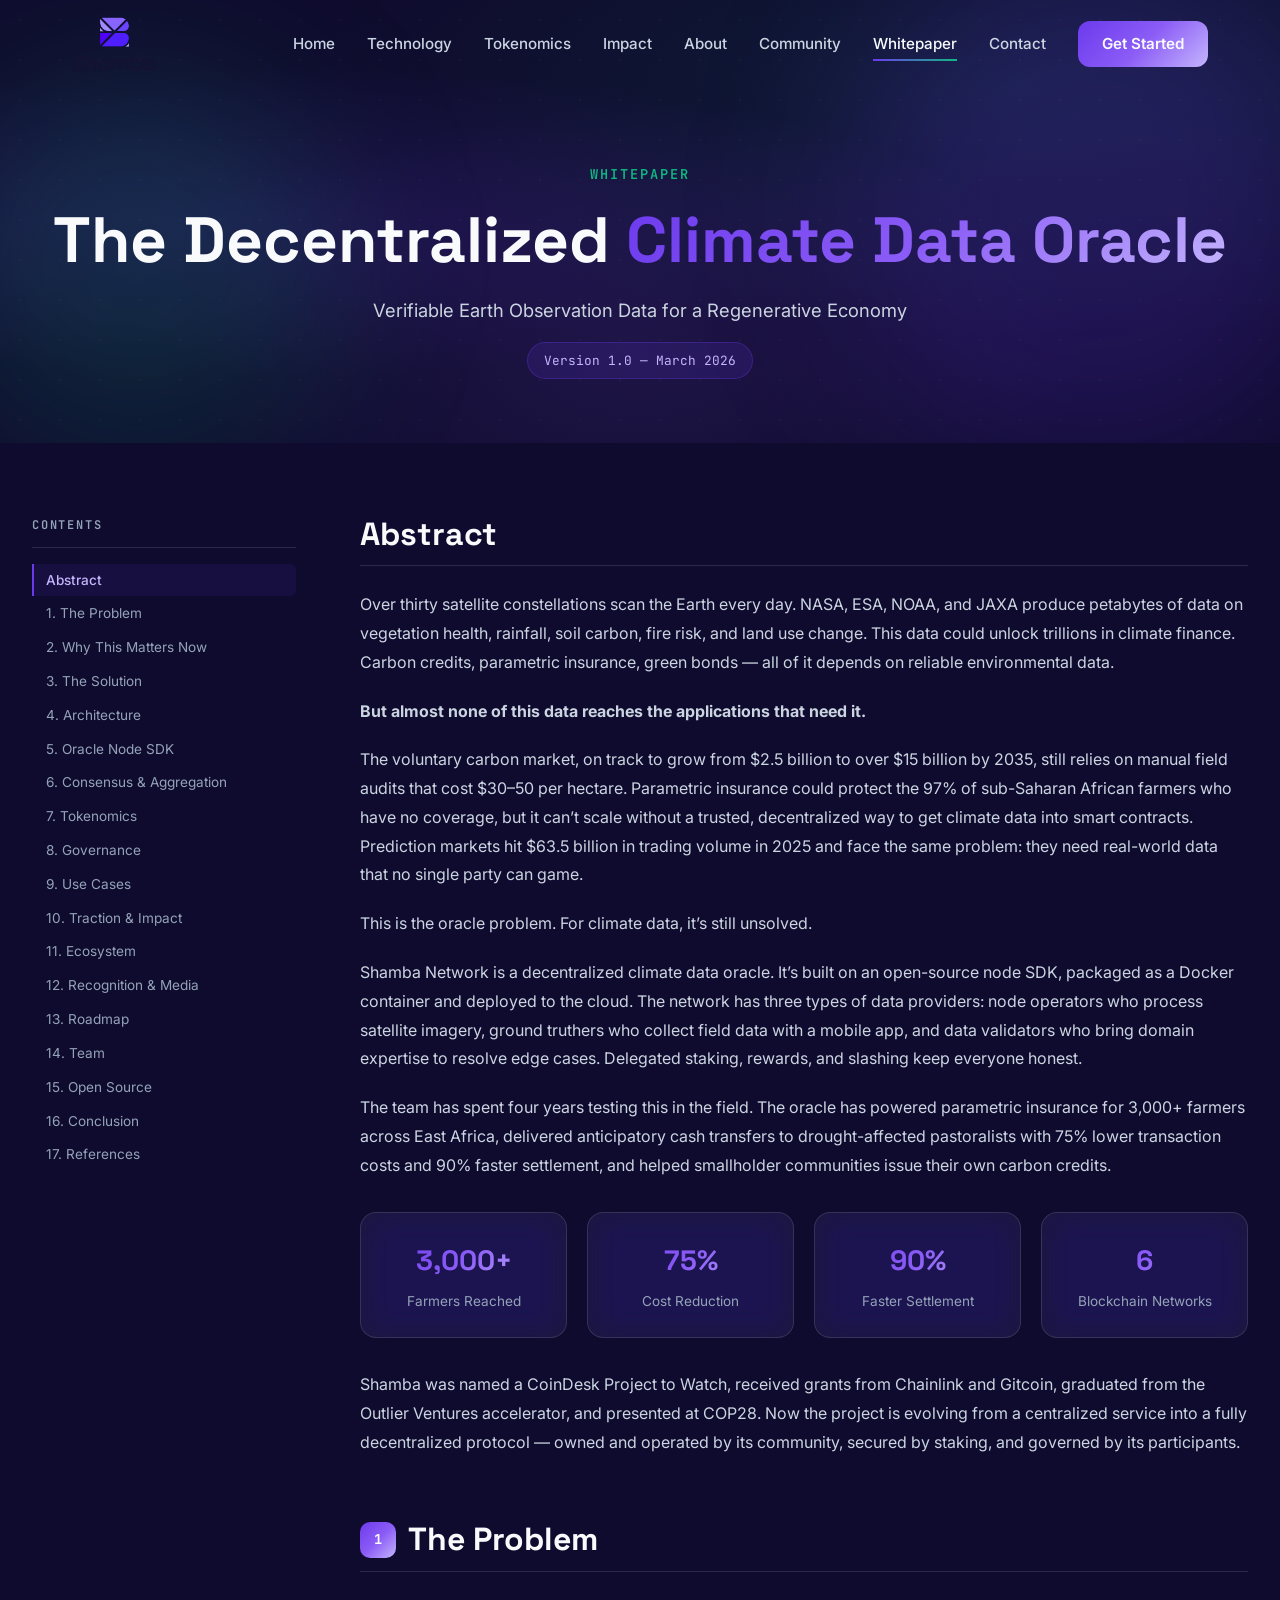
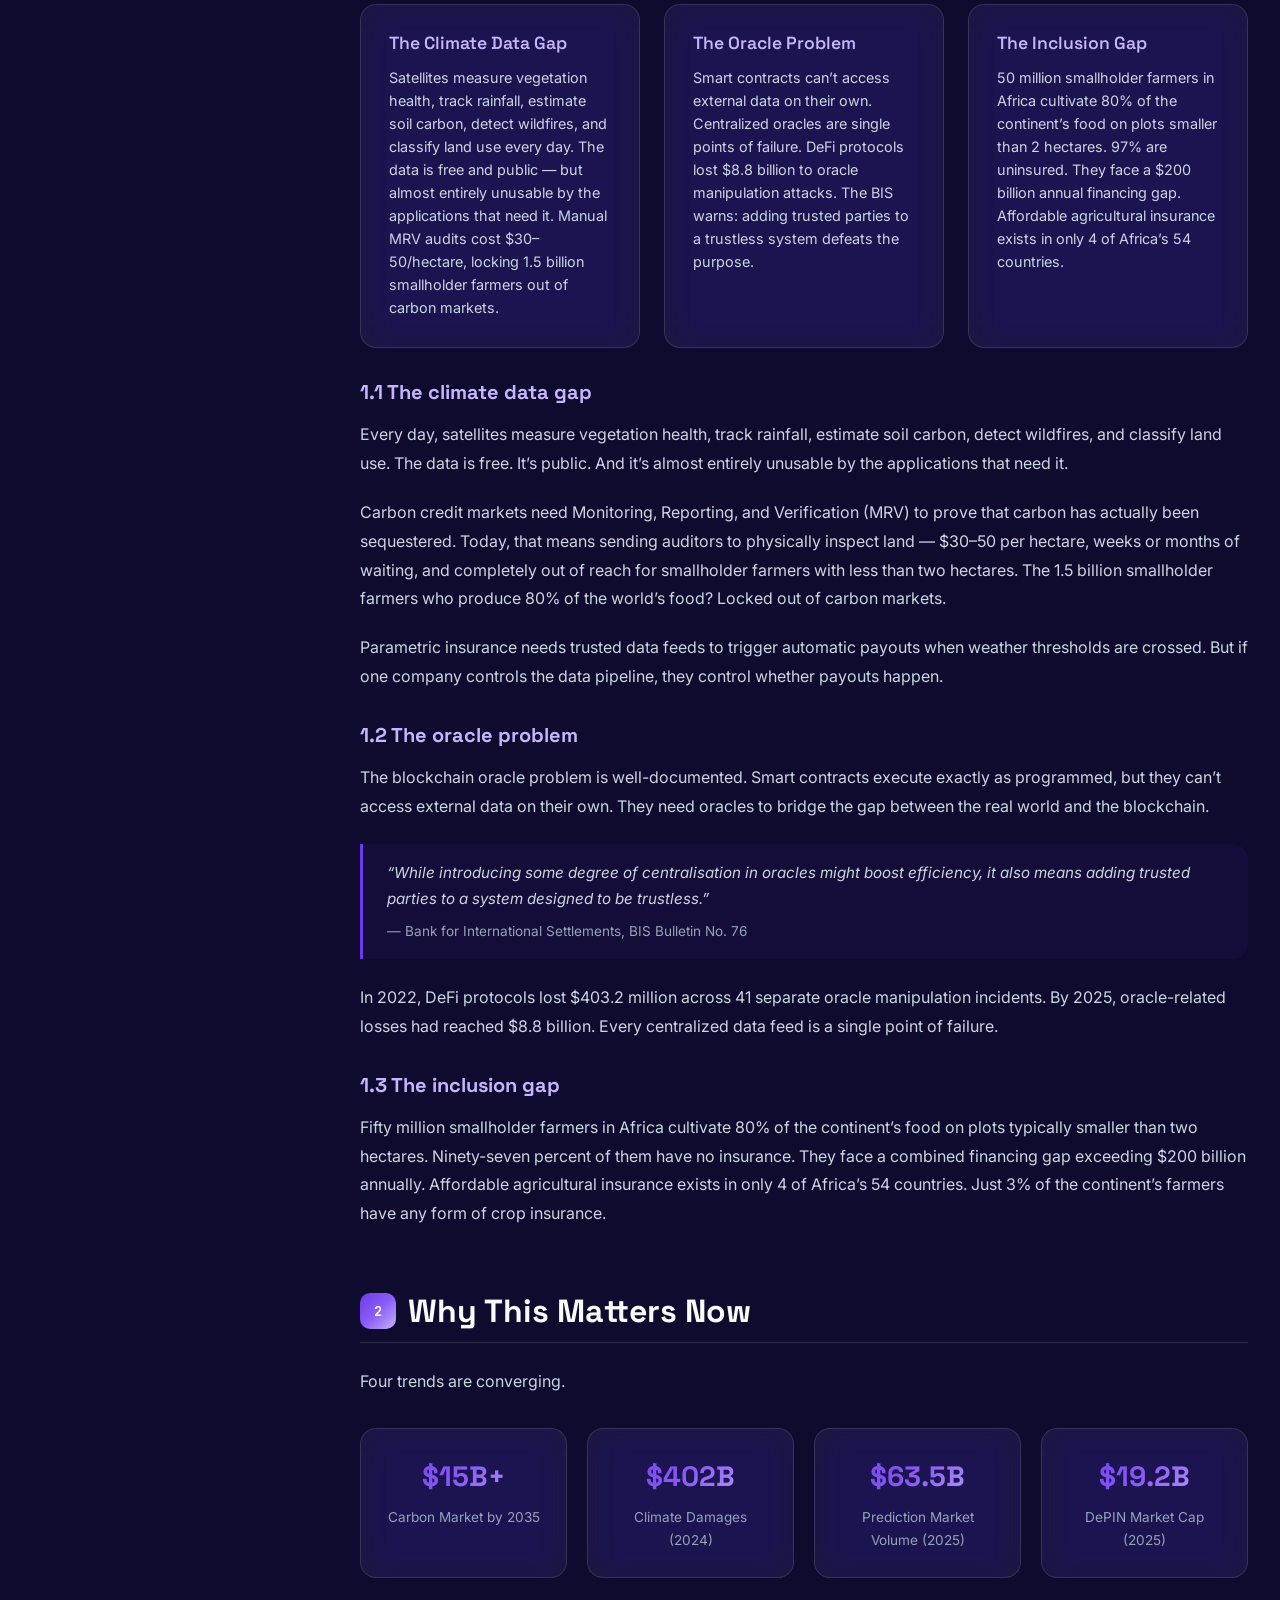
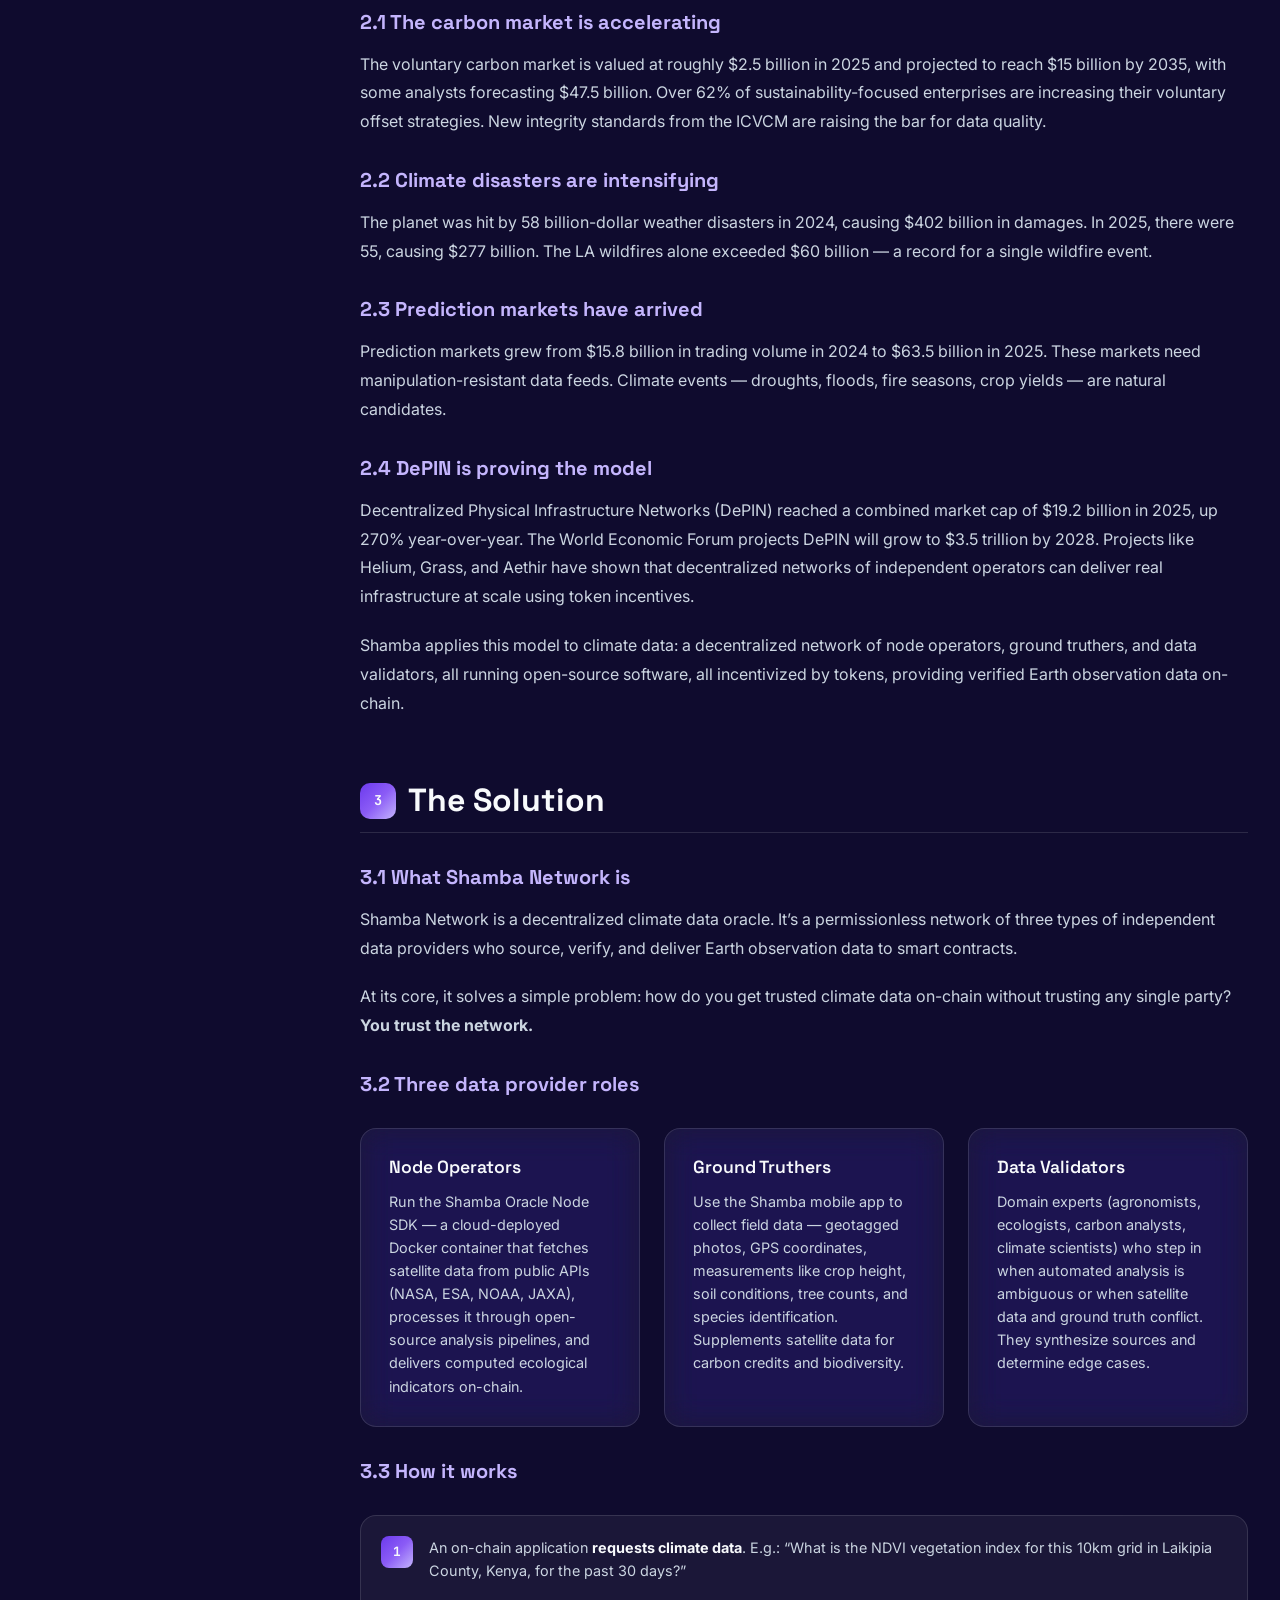
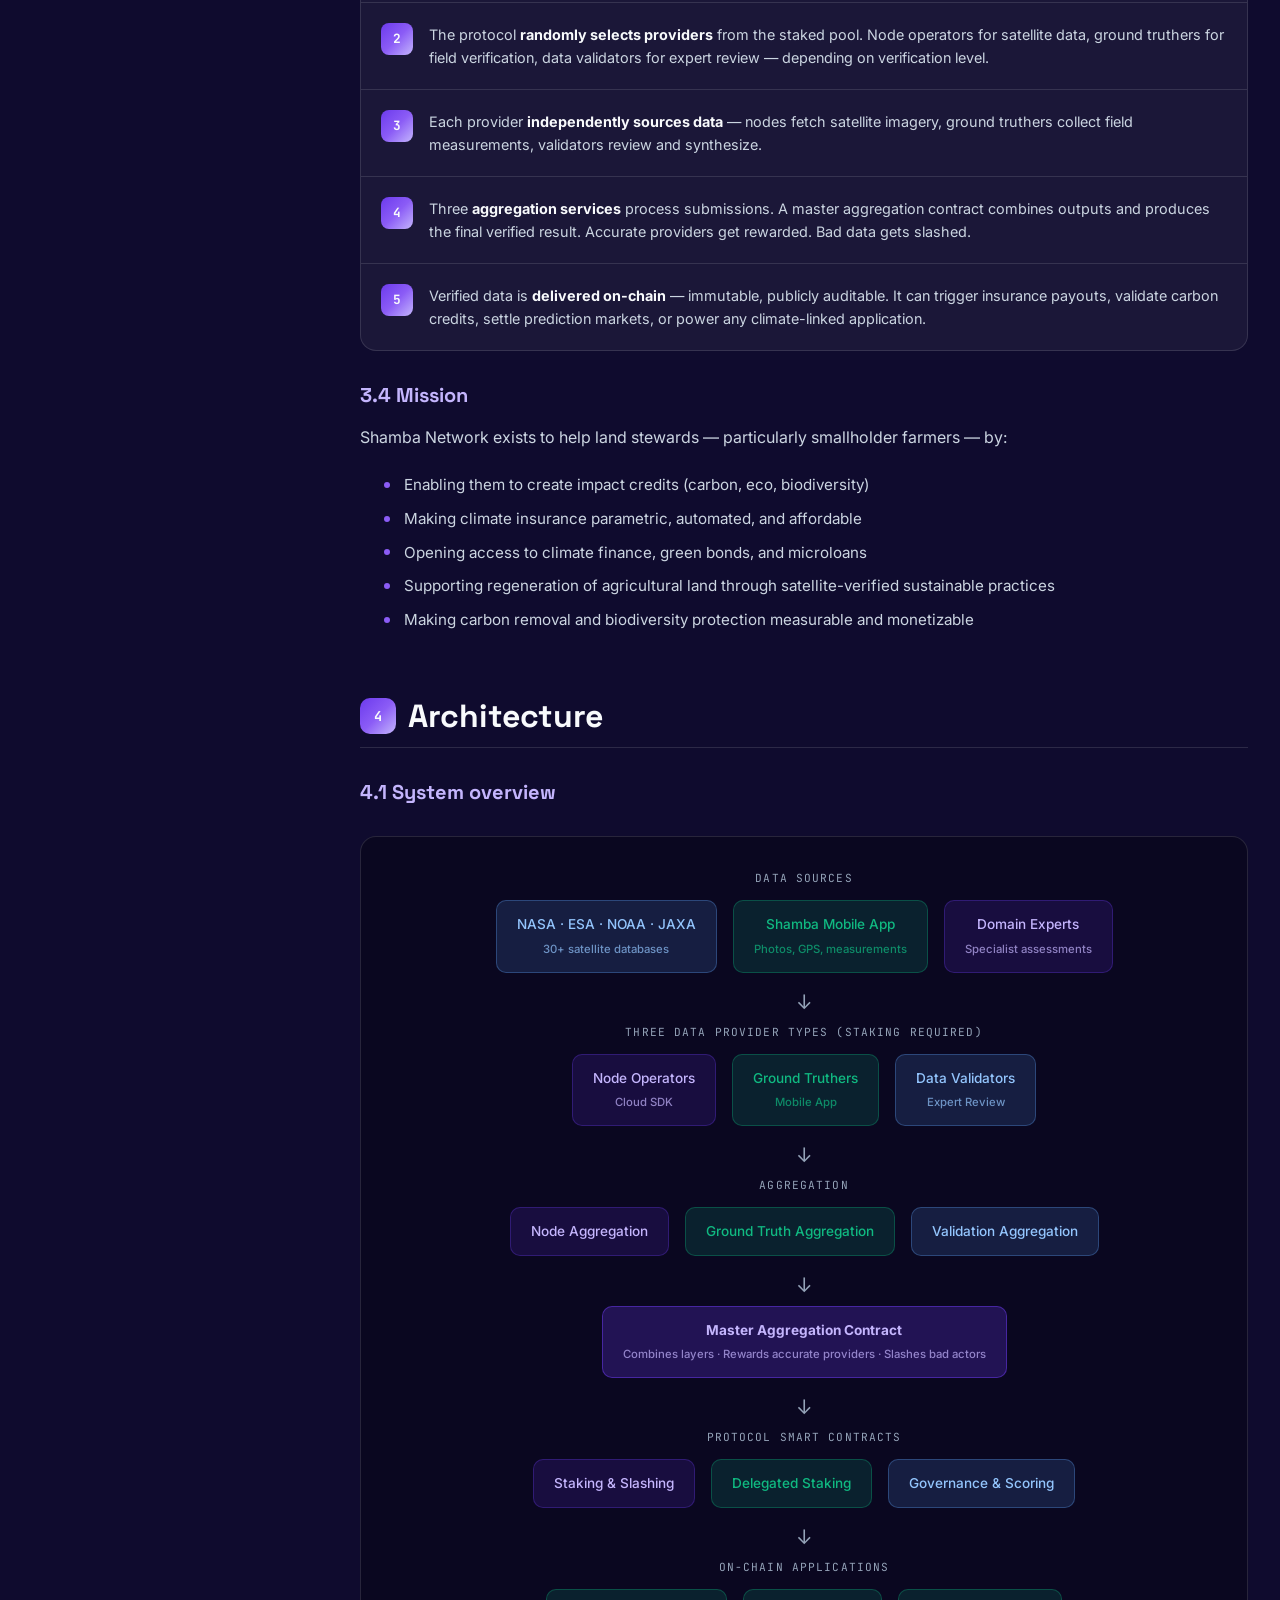
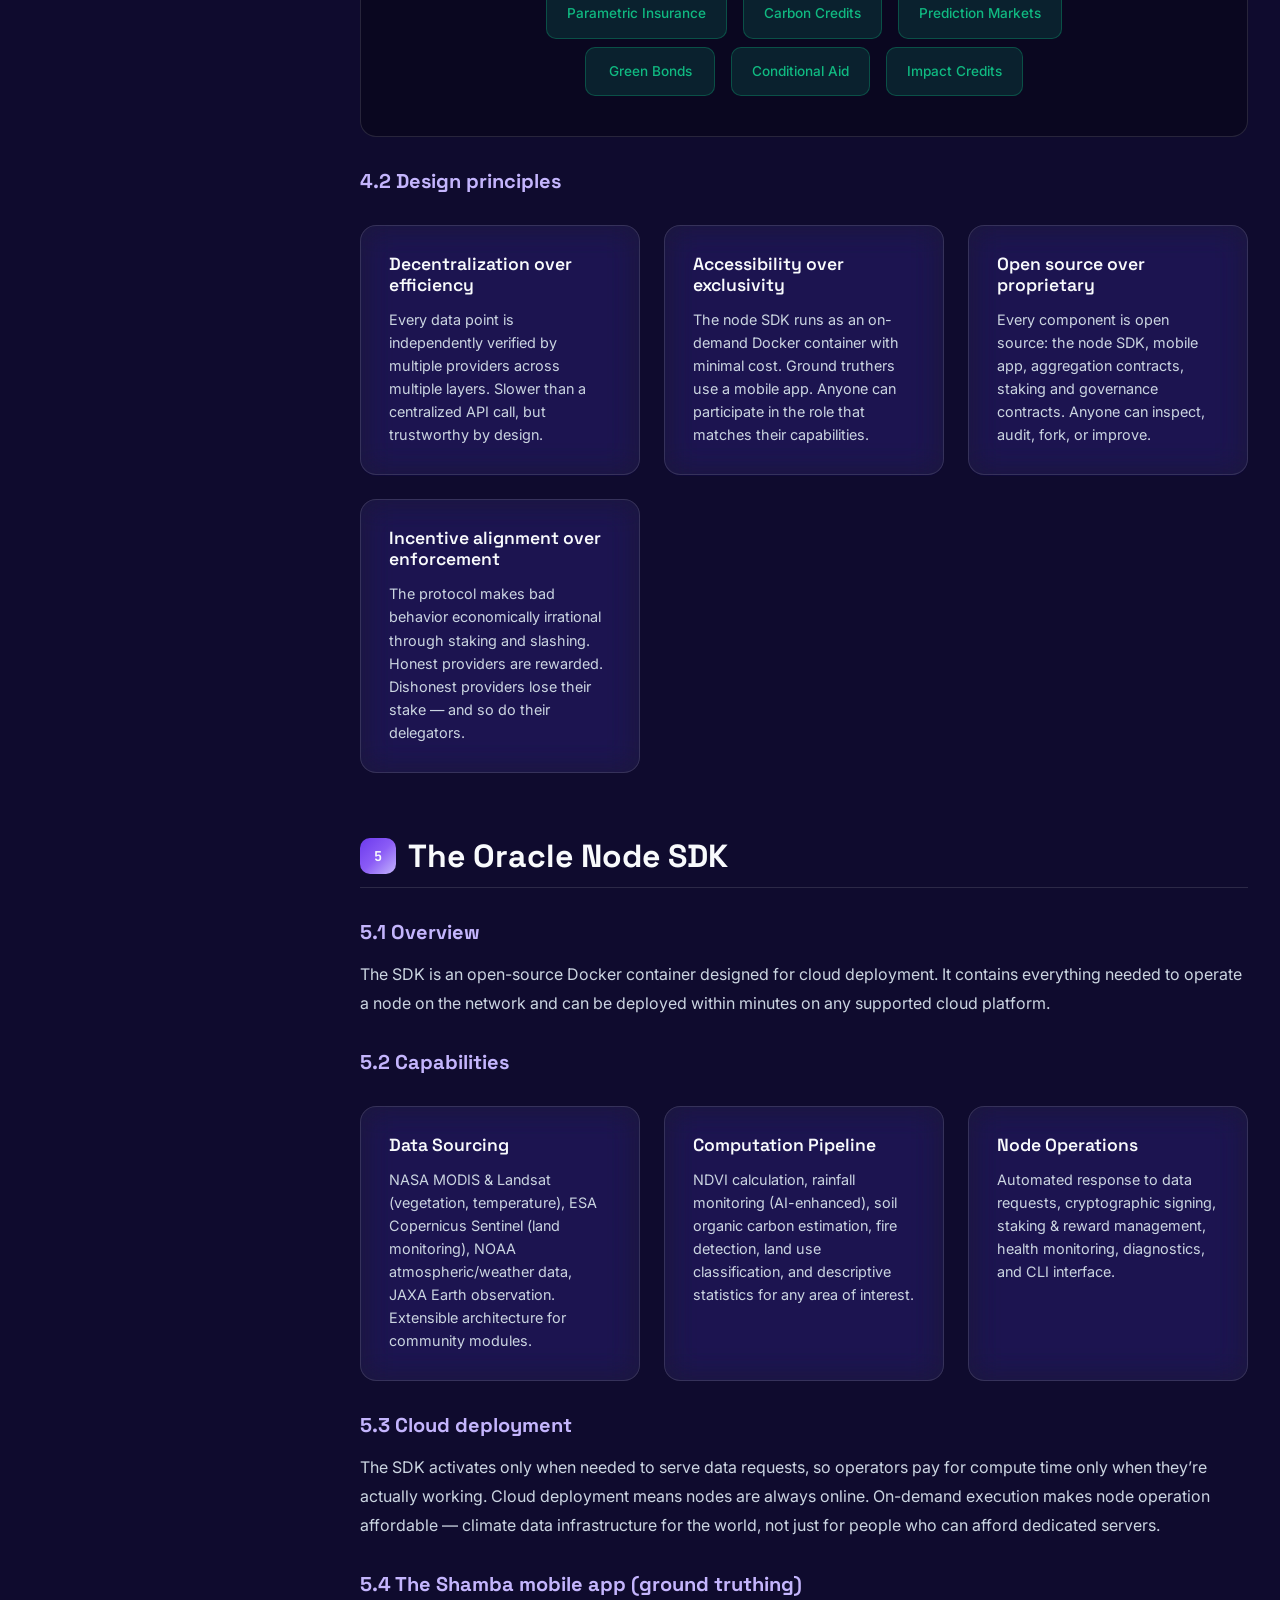
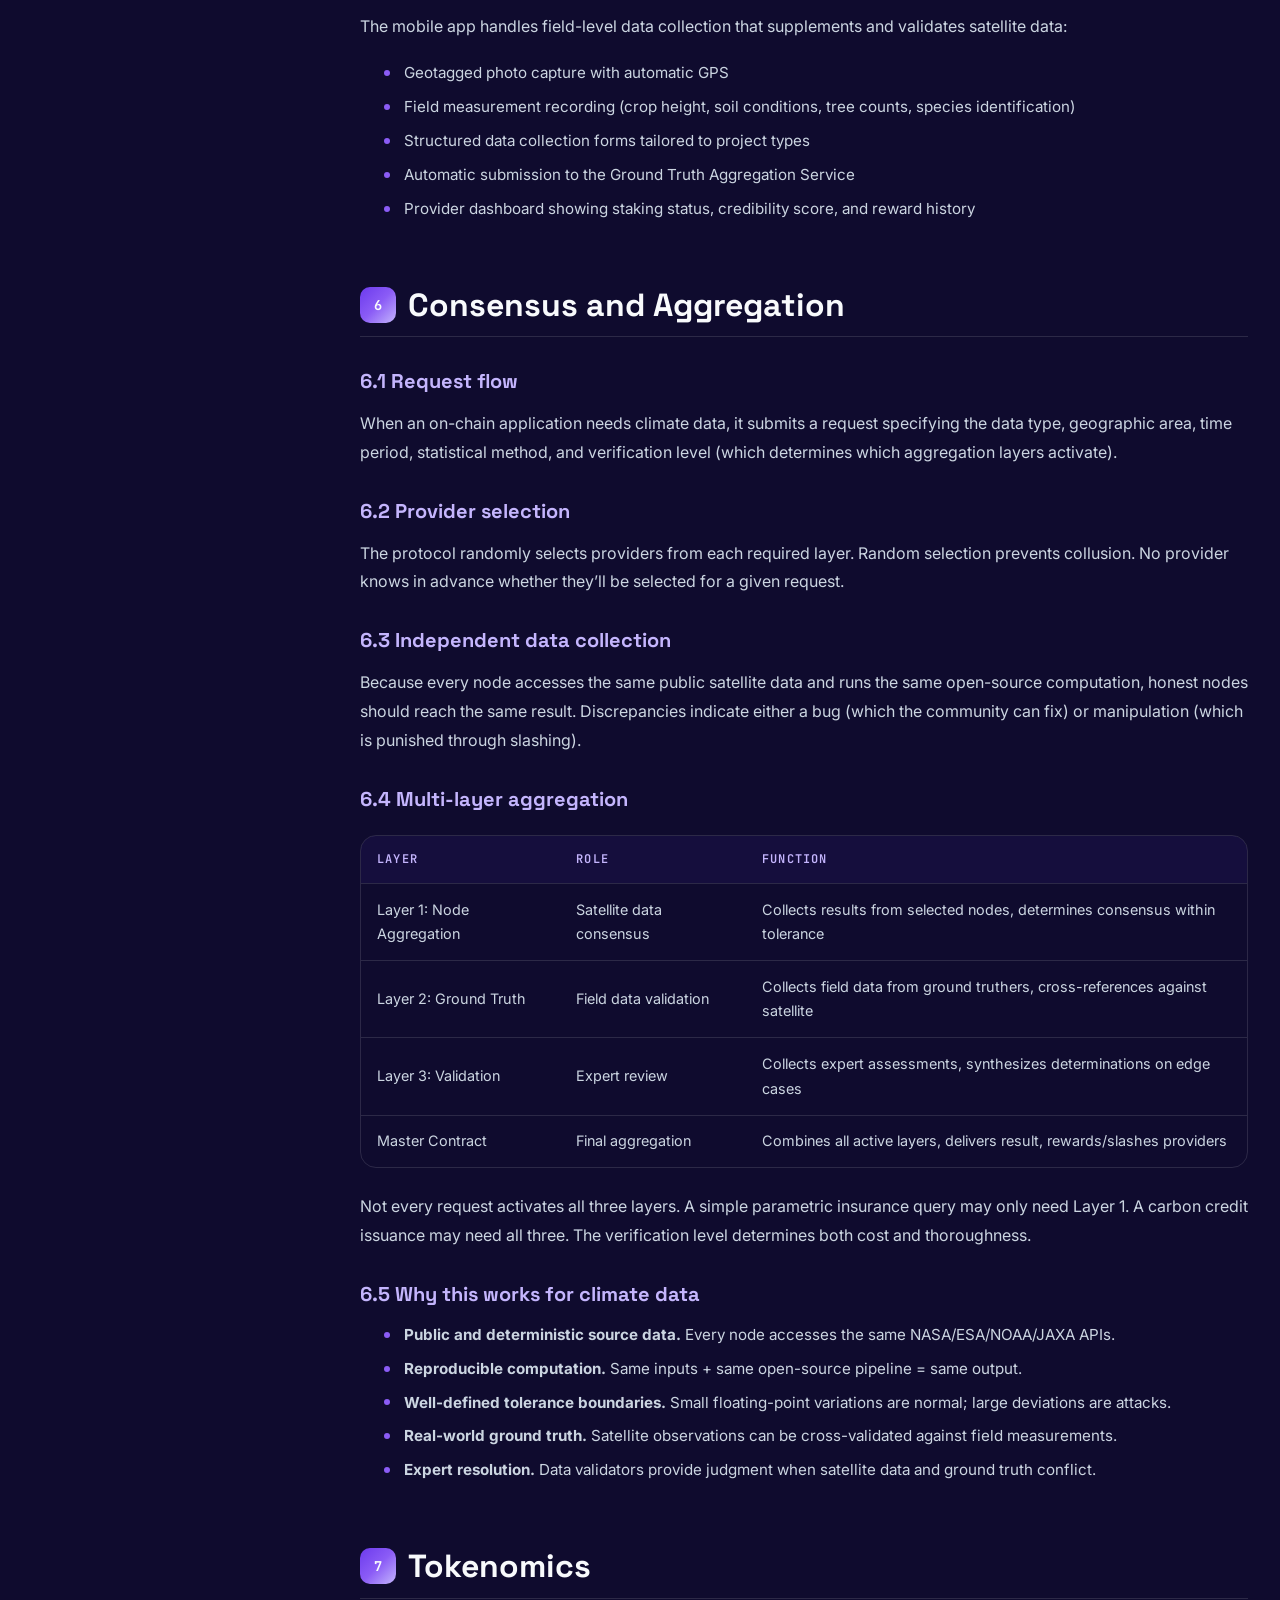
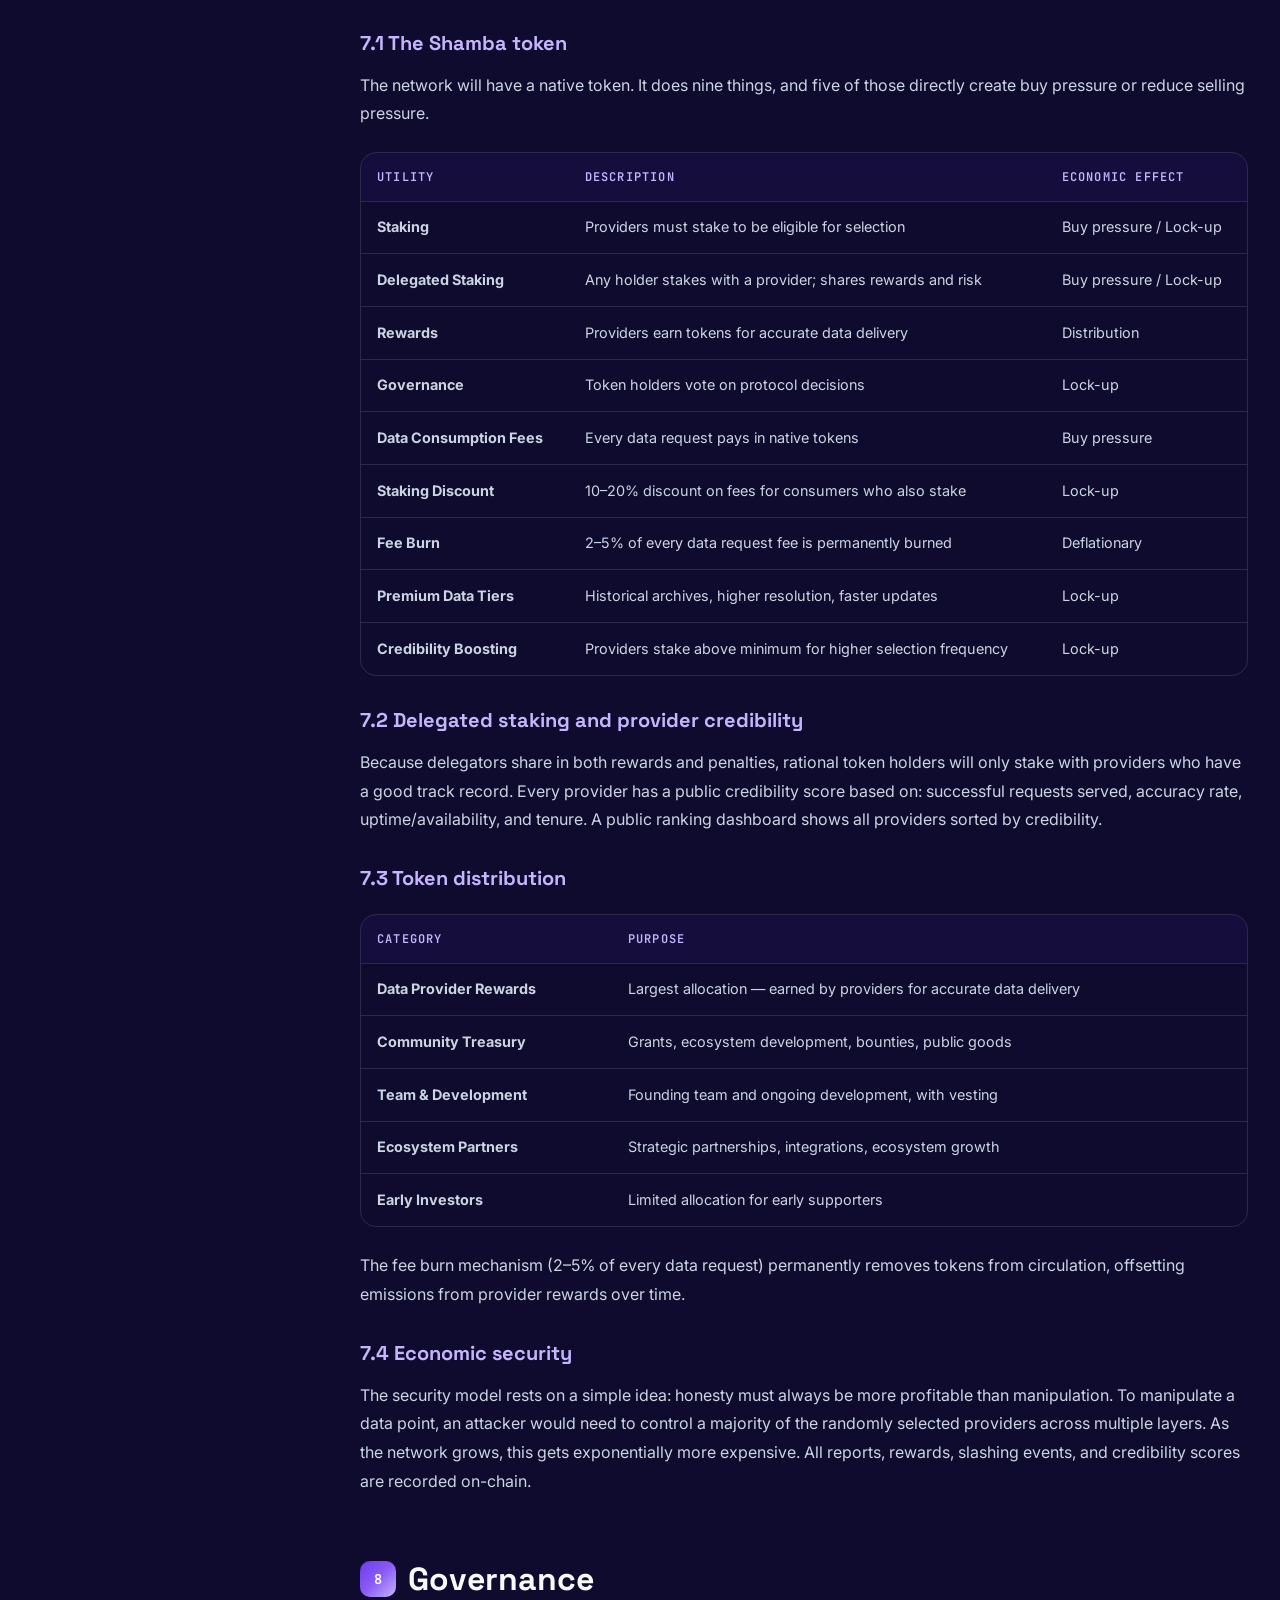
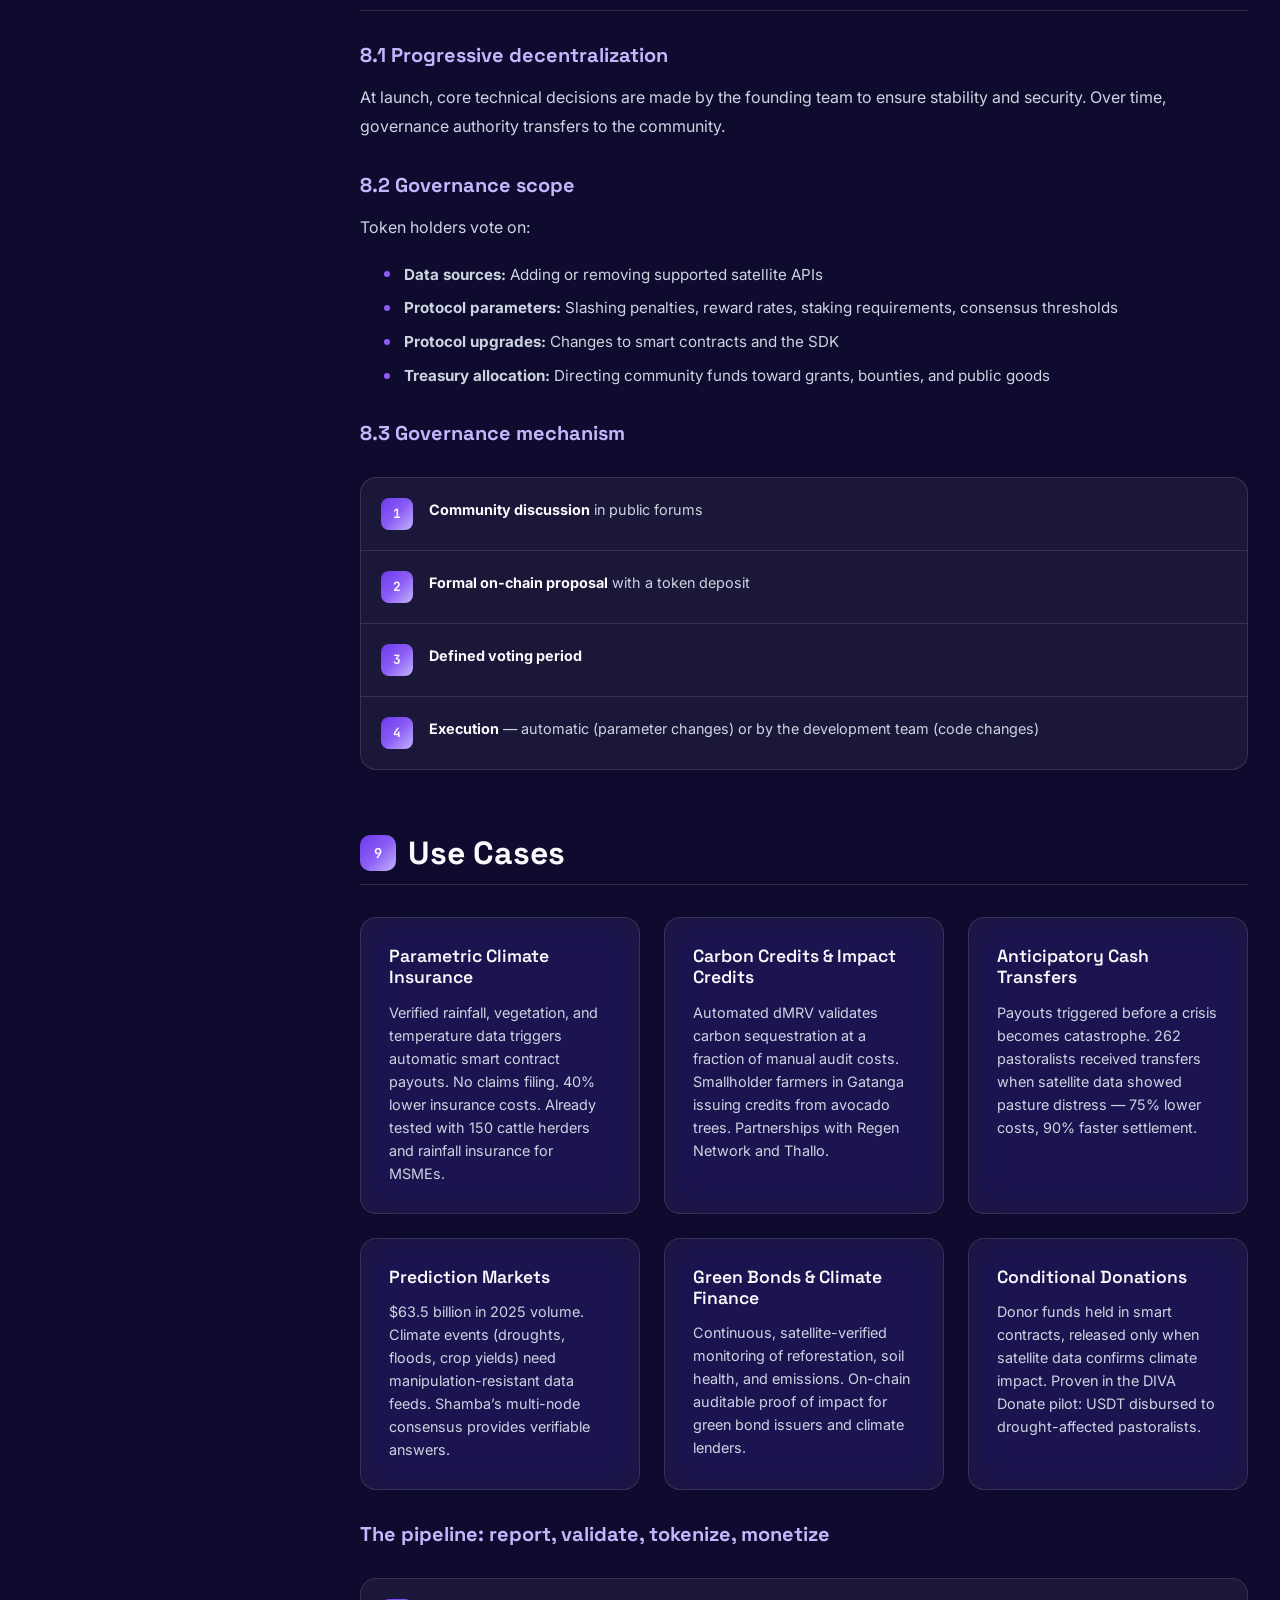
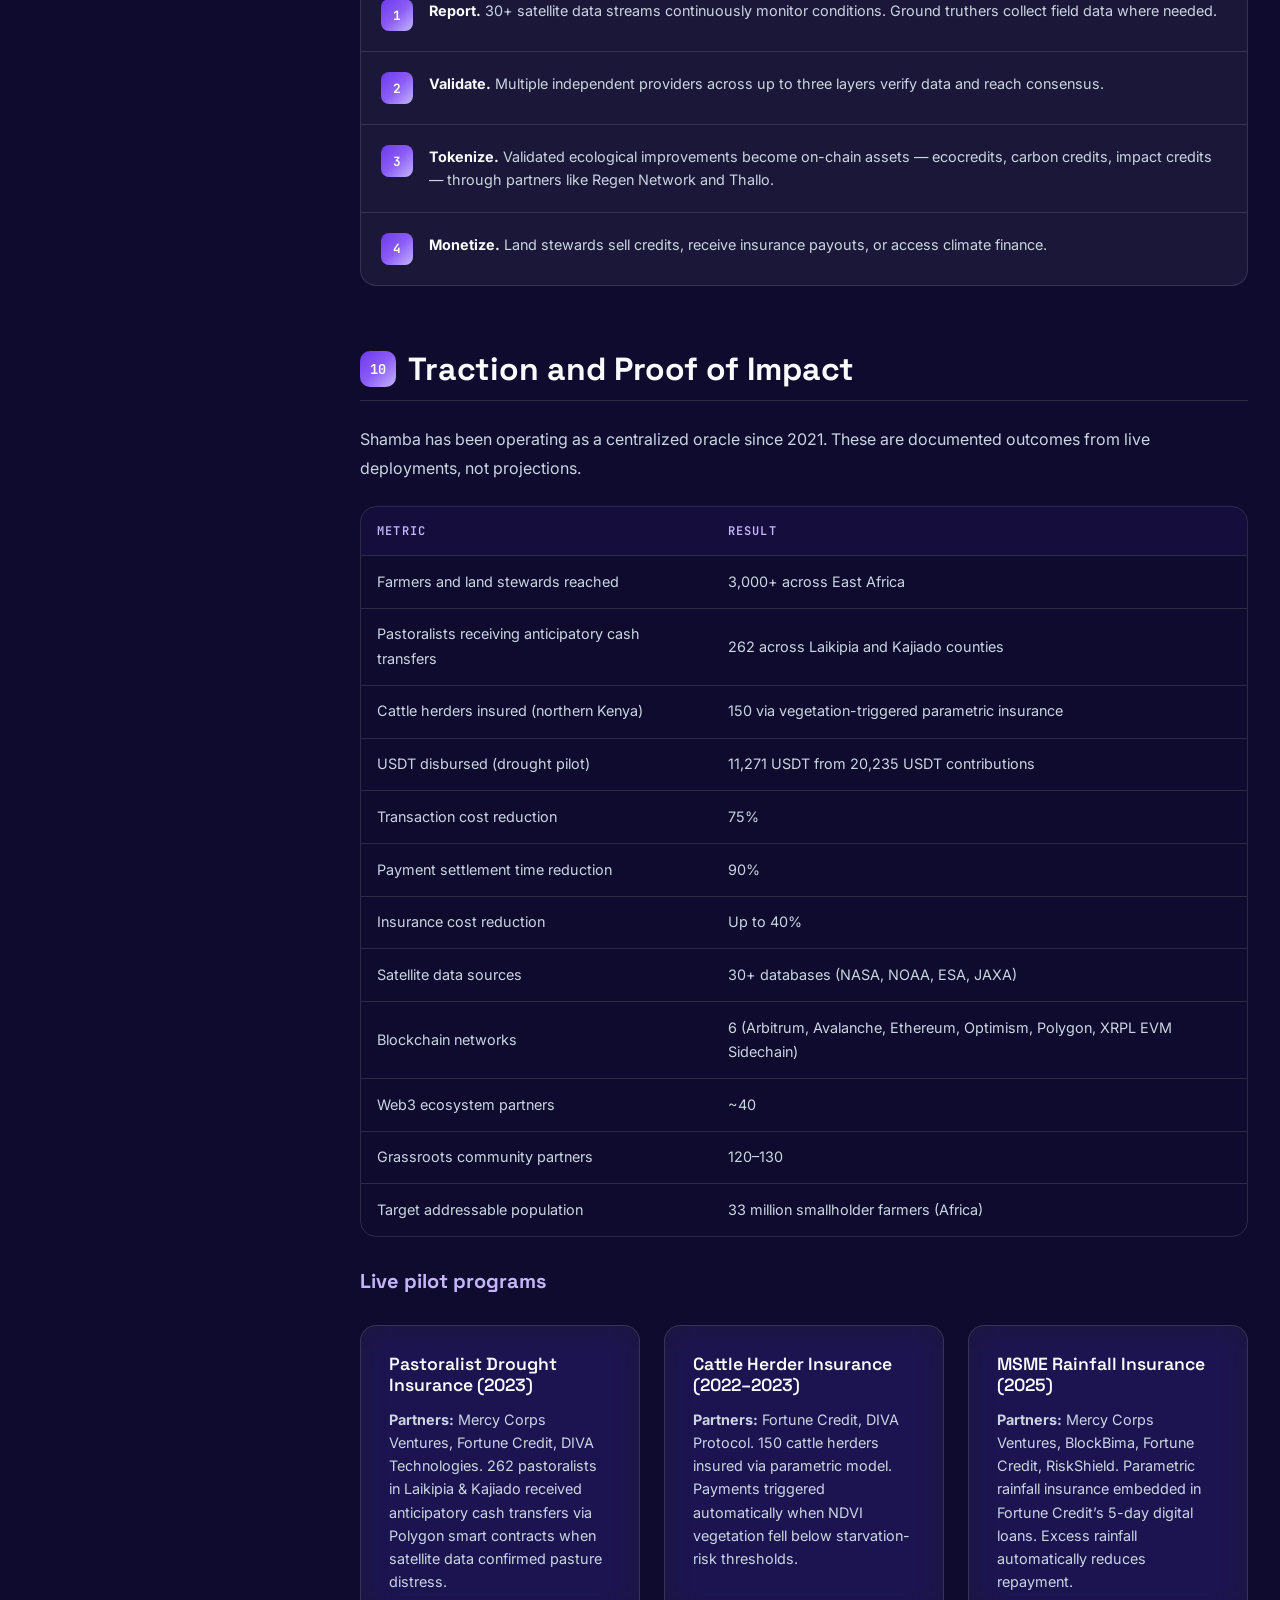
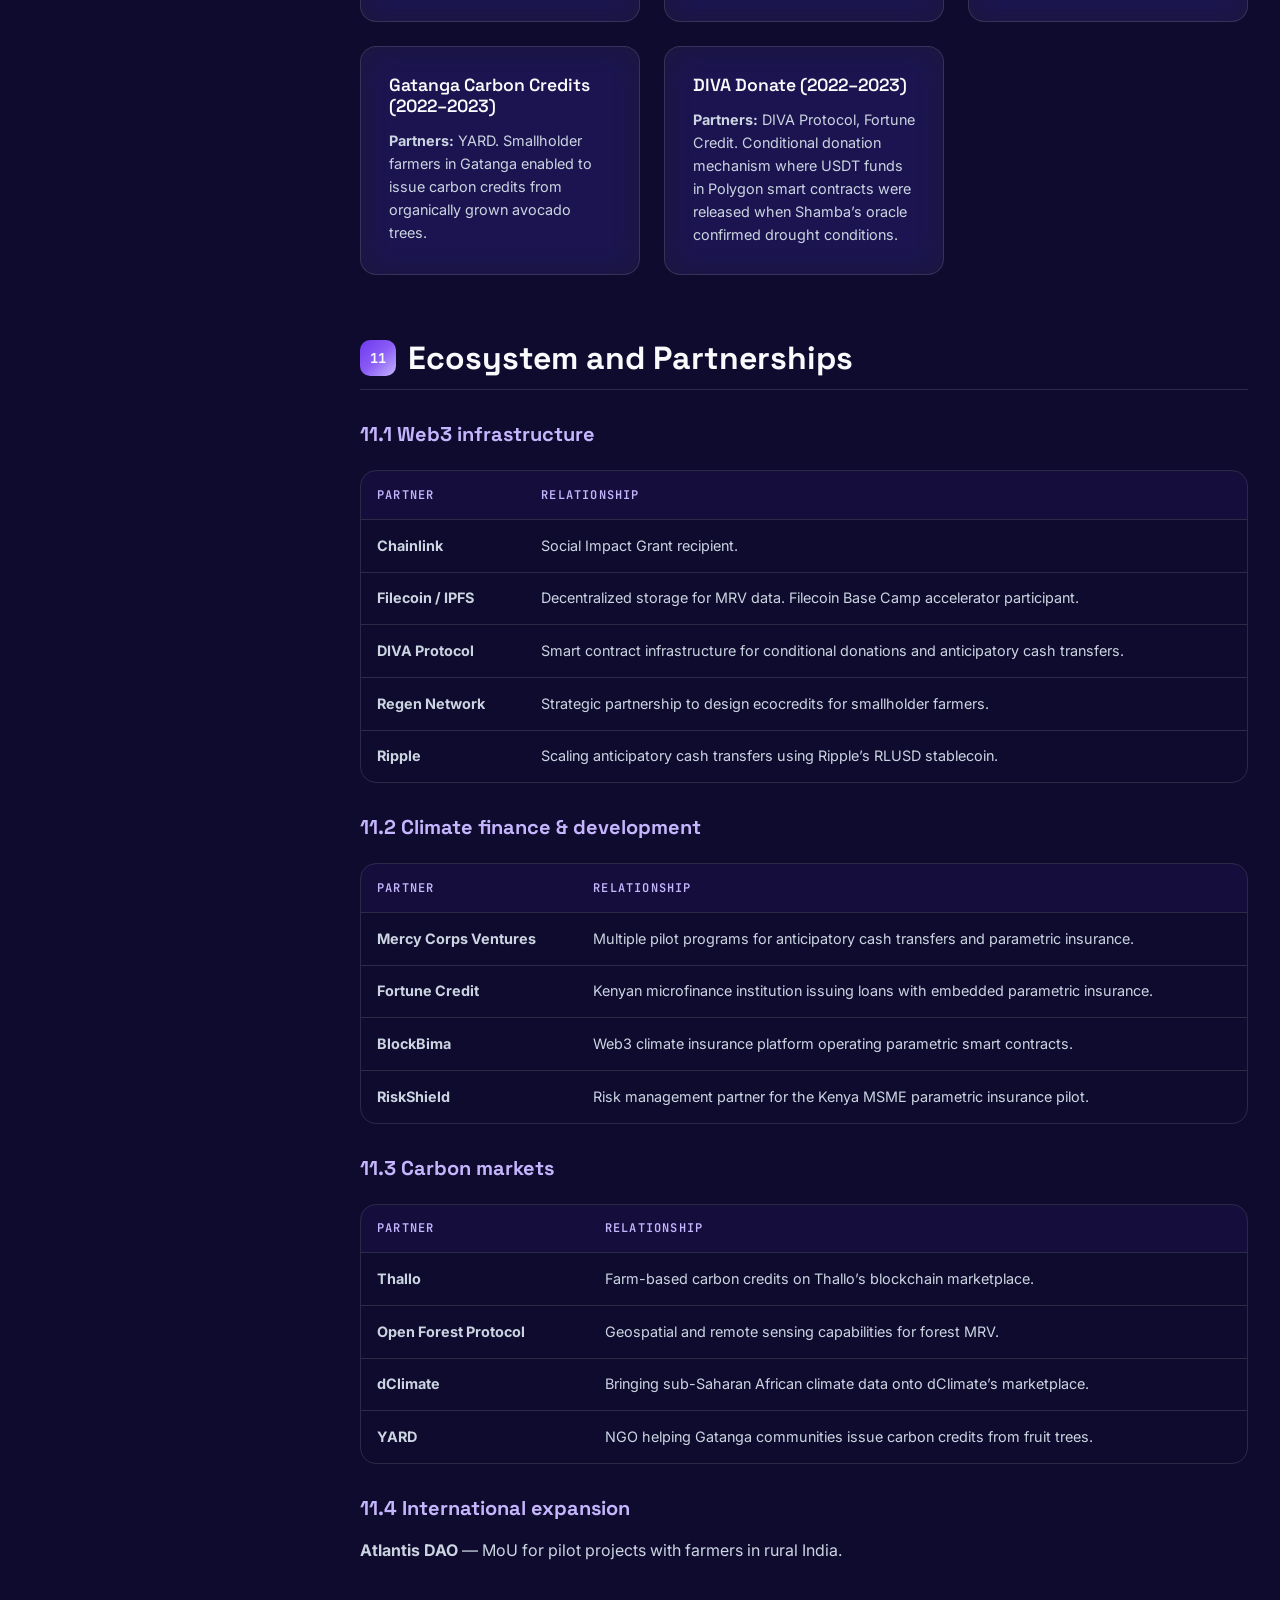
<file: whitepaper.html>
<!DOCTYPE html>
<html lang="en">
<head>
  <meta charset="UTF-8">
  <meta name="viewport" content="width=device-width, initial-scale=1.0">
  <title>Whitepaper - Shamba Network</title>
  <meta name="description" content="Shamba Network Whitepaper: The Decentralized Climate Data Oracle. Verifiable Earth observation data for a regenerative economy. Full technical and economic overview.">
  <link rel="icon" type="image/png" href="images/shamba-logo.png">
  <link href="https://fonts.googleapis.com/css2?family=Inter:wght@400;500;600;700&family=Space+Grotesk:wght@500;600;700&family=JetBrains+Mono:wght@400;500&display=swap" rel="stylesheet">
  <link rel="stylesheet" href="css/styles.css">
  <link rel="stylesheet" href="css/animations.css">
  <link rel="stylesheet" href="css/responsive.css">
</head>
<body>

  <!-- ===== NAVBAR ===== -->
  <nav class="navbar" role="navigation" aria-label="Main navigation">
    <div class="nav-container">
      <a href="index.html" class="nav-logo"><img src="images/shamba-logo.png" alt="Shamba Network" width="180" height="52"></a>
      <div class="nav-links">
        <a href="index.html">Home</a>
        <a href="technology.html">Technology</a>
        <a href="tokenomics.html">Tokenomics</a>
        <a href="impact.html">Impact</a>
        <a href="about.html">About</a>
        <a href="community.html">Community</a>
        <a href="whitepaper.html" class="active">Whitepaper</a>
        <a href="contact.html">Contact</a>
        <a href="community.html#get-started" class="nav-cta">Get Started</a>
      </div>
      <button class="mobile-toggle" aria-label="Toggle menu"><span></span><span></span><span></span></button>
    </div>
  </nav>

  <!-- ===== PAGE HEADER ===== -->
  <header class="page-header">
    <div class="hero-bg"></div>
    <div class="hero-grid"></div>
    <div class="hero-orb hero-orb-1"></div>
    <div class="hero-orb hero-orb-2"></div>
    <div class="page-header-content">
      <span class="section-label">Whitepaper</span>
      <h1>The Decentralized <span class="text-gradient">Climate Data Oracle</span></h1>
      <p>Verifiable Earth Observation Data for a Regenerative Economy</p>
      <div class="wp-version-badge">Version 1.0 &mdash; March 2026</div>
    </div>
  </header>

  <!-- ===== MOBILE TOC TOGGLE ===== -->
  <div style="max-width: 1300px; margin: 0 auto; padding: 1.5rem 2rem 0;">
    <button class="wp-toc-mobile-toggle" id="toc-toggle">
      Table of Contents
      <svg viewBox="0 0 24 24" fill="none" stroke="currentColor" stroke-width="2"><polyline points="6 9 12 15 18 9"/></svg>
    </button>
  </div>

  <!-- ===== LAYOUT: TOC + CONTENT ===== -->
  <div class="wp-layout">

    <!-- Sidebar TOC -->
    <aside class="wp-toc" id="wp-toc">
      <div class="wp-toc-title">Contents</div>
      <nav class="wp-toc-list" aria-label="Table of contents">
        <a href="#abstract" class="wp-toc-link active">Abstract</a>
        <a href="#problem" class="wp-toc-link">1. The Problem</a>
        <a href="#why-now" class="wp-toc-link">2. Why This Matters Now</a>
        <a href="#solution" class="wp-toc-link">3. The Solution</a>
        <a href="#architecture" class="wp-toc-link">4. Architecture</a>
        <a href="#sdk" class="wp-toc-link">5. Oracle Node SDK</a>
        <a href="#consensus" class="wp-toc-link">6. Consensus &amp; Aggregation</a>
        <a href="#tokenomics" class="wp-toc-link">7. Tokenomics</a>
        <a href="#governance" class="wp-toc-link">8. Governance</a>
        <a href="#use-cases" class="wp-toc-link">9. Use Cases</a>
        <a href="#traction" class="wp-toc-link">10. Traction &amp; Impact</a>
        <a href="#ecosystem" class="wp-toc-link">11. Ecosystem</a>
        <a href="#recognition" class="wp-toc-link">12. Recognition &amp; Media</a>
        <a href="#roadmap" class="wp-toc-link">13. Roadmap</a>
        <a href="#team" class="wp-toc-link">14. Team</a>
        <a href="#open-source" class="wp-toc-link">15. Open Source</a>
        <a href="#conclusion" class="wp-toc-link">16. Conclusion</a>
        <a href="#references" class="wp-toc-link">17. References</a>
      </nav>
    </aside>

    <!-- Main Content -->
    <main class="wp-content">

      <!-- ==================== ABSTRACT ==================== -->
      <section class="wp-section" id="abstract">
        <h2 class="wp-section-title">Abstract</h2>

        <p class="wp-text">Over thirty satellite constellations scan the Earth every day. NASA, ESA, NOAA, and JAXA produce petabytes of data on vegetation health, rainfall, soil carbon, fire risk, and land use change. This data could unlock trillions in climate finance. Carbon credits, parametric insurance, green bonds &mdash; all of it depends on reliable environmental data.</p>

        <p class="wp-text"><strong>But almost none of this data reaches the applications that need it.</strong></p>

        <p class="wp-text">The voluntary carbon market, on track to grow from $2.5 billion to over $15 billion by 2035, still relies on manual field audits that cost $30&ndash;50 per hectare. Parametric insurance could protect the 97% of sub-Saharan African farmers who have no coverage, but it can&rsquo;t scale without a trusted, decentralized way to get climate data into smart contracts. Prediction markets hit $63.5 billion in trading volume in 2025 and face the same problem: they need real-world data that no single party can game.</p>

        <p class="wp-text">This is the oracle problem. For climate data, it&rsquo;s still unsolved.</p>

        <p class="wp-text">Shamba Network is a decentralized climate data oracle. It&rsquo;s built on an open-source node SDK, packaged as a Docker container and deployed to the cloud. The network has three types of data providers: node operators who process satellite imagery, ground truthers who collect field data with a mobile app, and data validators who bring domain expertise to resolve edge cases. Delegated staking, rewards, and slashing keep everyone honest.</p>

        <p class="wp-text">The team has spent four years testing this in the field. The oracle has powered parametric insurance for 3,000+ farmers across East Africa, delivered anticipatory cash transfers to drought-affected pastoralists with 75% lower transaction costs and 90% faster settlement, and helped smallholder communities issue their own carbon credits.</p>

        <div class="wp-stat-grid">
          <div class="wp-stat-card">
            <div class="wp-stat-value">3,000+</div>
            <div class="wp-stat-label">Farmers Reached</div>
          </div>
          <div class="wp-stat-card">
            <div class="wp-stat-value">75%</div>
            <div class="wp-stat-label">Cost Reduction</div>
          </div>
          <div class="wp-stat-card">
            <div class="wp-stat-value">90%</div>
            <div class="wp-stat-label">Faster Settlement</div>
          </div>
          <div class="wp-stat-card">
            <div class="wp-stat-value">6</div>
            <div class="wp-stat-label">Blockchain Networks</div>
          </div>
        </div>

        <p class="wp-text">Shamba was named a CoinDesk Project to Watch, received grants from Chainlink and Gitcoin, graduated from the Outlier Ventures accelerator, and presented at COP28. Now the project is evolving from a centralized service into a fully decentralized protocol &mdash; owned and operated by its community, secured by staking, and governed by its participants.</p>
      </section>

      <!-- ==================== 1. THE PROBLEM ==================== -->
      <section class="wp-section" id="problem">
        <h2 class="wp-section-title"><span class="wp-section-number">1</span> The Problem</h2>

        <div class="wp-card-grid">
          <div class="wp-card">
            <h4 class="wp-card-title" style="color: var(--purple-light);">The Climate Data Gap</h4>
            <p class="wp-card-text">Satellites measure vegetation health, track rainfall, estimate soil carbon, detect wildfires, and classify land use every day. The data is free and public &mdash; but almost entirely unusable by the applications that need it. Manual MRV audits cost $30&ndash;50/hectare, locking 1.5 billion smallholder farmers out of carbon markets.</p>
          </div>
          <div class="wp-card">
            <h4 class="wp-card-title" style="color: var(--purple-light);">The Oracle Problem</h4>
            <p class="wp-card-text">Smart contracts can&rsquo;t access external data on their own. Centralized oracles are single points of failure. DeFi protocols lost $8.8 billion to oracle manipulation attacks. The BIS warns: adding trusted parties to a trustless system defeats the purpose.</p>
          </div>
          <div class="wp-card">
            <h4 class="wp-card-title" style="color: var(--purple-light);">The Inclusion Gap</h4>
            <p class="wp-card-text">50 million smallholder farmers in Africa cultivate 80% of the continent&rsquo;s food on plots smaller than 2 hectares. 97% are uninsured. They face a $200 billion annual financing gap. Affordable agricultural insurance exists in only 4 of Africa&rsquo;s 54 countries.</p>
          </div>
        </div>

        <h3 class="wp-subsection-title">1.1 The climate data gap</h3>
        <p class="wp-text">Every day, satellites measure vegetation health, track rainfall, estimate soil carbon, detect wildfires, and classify land use. The data is free. It&rsquo;s public. And it&rsquo;s almost entirely unusable by the applications that need it.</p>
        <p class="wp-text">Carbon credit markets need Monitoring, Reporting, and Verification (MRV) to prove that carbon has actually been sequestered. Today, that means sending auditors to physically inspect land &mdash; $30&ndash;50 per hectare, weeks or months of waiting, and completely out of reach for smallholder farmers with less than two hectares. The 1.5 billion smallholder farmers who produce 80% of the world&rsquo;s food? Locked out of carbon markets.</p>
        <p class="wp-text">Parametric insurance needs trusted data feeds to trigger automatic payouts when weather thresholds are crossed. But if one company controls the data pipeline, they control whether payouts happen.</p>

        <h3 class="wp-subsection-title">1.2 The oracle problem</h3>
        <p class="wp-text">The blockchain oracle problem is well-documented. Smart contracts execute exactly as programmed, but they can&rsquo;t access external data on their own. They need oracles to bridge the gap between the real world and the blockchain.</p>
        <div class="wp-blockquote">
          <p>&ldquo;While introducing some degree of centralisation in oracles might boost efficiency, it also means adding trusted parties to a system designed to be trustless.&rdquo;</p>
          <cite>&mdash; Bank for International Settlements, BIS Bulletin No. 76</cite>
        </div>
        <p class="wp-text">In 2022, DeFi protocols lost $403.2 million across 41 separate oracle manipulation incidents. By 2025, oracle-related losses had reached $8.8 billion. Every centralized data feed is a single point of failure.</p>

        <h3 class="wp-subsection-title">1.3 The inclusion gap</h3>
        <p class="wp-text">Fifty million smallholder farmers in Africa cultivate 80% of the continent&rsquo;s food on plots typically smaller than two hectares. Ninety-seven percent of them have no insurance. They face a combined financing gap exceeding $200 billion annually. Affordable agricultural insurance exists in only 4 of Africa&rsquo;s 54 countries. Just 3% of the continent&rsquo;s farmers have any form of crop insurance.</p>
      </section>

      <!-- ==================== 2. WHY THIS MATTERS NOW ==================== -->
      <section class="wp-section" id="why-now">
        <h2 class="wp-section-title"><span class="wp-section-number">2</span> Why This Matters Now</h2>
        <p class="wp-text">Four trends are converging.</p>

        <div class="wp-stat-grid">
          <div class="wp-stat-card">
            <div class="wp-stat-value">$15B+</div>
            <div class="wp-stat-label">Carbon Market by 2035</div>
          </div>
          <div class="wp-stat-card">
            <div class="wp-stat-value">$402B</div>
            <div class="wp-stat-label">Climate Damages (2024)</div>
          </div>
          <div class="wp-stat-card">
            <div class="wp-stat-value">$63.5B</div>
            <div class="wp-stat-label">Prediction Market Volume (2025)</div>
          </div>
          <div class="wp-stat-card">
            <div class="wp-stat-value">$19.2B</div>
            <div class="wp-stat-label">DePIN Market Cap (2025)</div>
          </div>
        </div>

        <h3 class="wp-subsection-title">2.1 The carbon market is accelerating</h3>
        <p class="wp-text">The voluntary carbon market is valued at roughly $2.5 billion in 2025 and projected to reach $15 billion by 2035, with some analysts forecasting $47.5 billion. Over 62% of sustainability-focused enterprises are increasing their voluntary offset strategies. New integrity standards from the ICVCM are raising the bar for data quality.</p>

        <h3 class="wp-subsection-title">2.2 Climate disasters are intensifying</h3>
        <p class="wp-text">The planet was hit by 58 billion-dollar weather disasters in 2024, causing $402 billion in damages. In 2025, there were 55, causing $277 billion. The LA wildfires alone exceeded $60 billion &mdash; a record for a single wildfire event.</p>

        <h3 class="wp-subsection-title">2.3 Prediction markets have arrived</h3>
        <p class="wp-text">Prediction markets grew from $15.8 billion in trading volume in 2024 to $63.5 billion in 2025. These markets need manipulation-resistant data feeds. Climate events &mdash; droughts, floods, fire seasons, crop yields &mdash; are natural candidates.</p>

        <h3 class="wp-subsection-title">2.4 DePIN is proving the model</h3>
        <p class="wp-text">Decentralized Physical Infrastructure Networks (DePIN) reached a combined market cap of $19.2 billion in 2025, up 270% year-over-year. The World Economic Forum projects DePIN will grow to $3.5 trillion by 2028. Projects like Helium, Grass, and Aethir have shown that decentralized networks of independent operators can deliver real infrastructure at scale using token incentives.</p>
        <p class="wp-text">Shamba applies this model to climate data: a decentralized network of node operators, ground truthers, and data validators, all running open-source software, all incentivized by tokens, providing verified Earth observation data on-chain.</p>
      </section>

      <!-- ==================== 3. THE SOLUTION ==================== -->
      <section class="wp-section" id="solution">
        <h2 class="wp-section-title"><span class="wp-section-number">3</span> The Solution</h2>

        <h3 class="wp-subsection-title">3.1 What Shamba Network is</h3>
        <p class="wp-text">Shamba Network is a decentralized climate data oracle. It&rsquo;s a permissionless network of three types of independent data providers who source, verify, and deliver Earth observation data to smart contracts.</p>
        <p class="wp-text">At its core, it solves a simple problem: how do you get trusted climate data on-chain without trusting any single party? <strong>You trust the network.</strong></p>

        <h3 class="wp-subsection-title">3.2 Three data provider roles</h3>
        <div class="wp-card-grid">
          <div class="wp-card">
            <h4 class="wp-card-title">Node Operators</h4>
            <p class="wp-card-text">Run the Shamba Oracle Node SDK &mdash; a cloud-deployed Docker container that fetches satellite data from public APIs (NASA, ESA, NOAA, JAXA), processes it through open-source analysis pipelines, and delivers computed ecological indicators on-chain.</p>
          </div>
          <div class="wp-card">
            <h4 class="wp-card-title">Ground Truthers</h4>
            <p class="wp-card-text">Use the Shamba mobile app to collect field data &mdash; geotagged photos, GPS coordinates, measurements like crop height, soil conditions, tree counts, and species identification. Supplements satellite data for carbon credits and biodiversity.</p>
          </div>
          <div class="wp-card">
            <h4 class="wp-card-title">Data Validators</h4>
            <p class="wp-card-text">Domain experts (agronomists, ecologists, carbon analysts, climate scientists) who step in when automated analysis is ambiguous or when satellite data and ground truth conflict. They synthesize sources and determine edge cases.</p>
          </div>
        </div>

        <h3 class="wp-subsection-title">3.3 How it works</h3>
        <div class="wp-flow">
          <div class="wp-flow-step">
            <div class="wp-flow-num">1</div>
            <p class="wp-flow-text">An on-chain application <strong>requests climate data</strong>. E.g.: &ldquo;What is the NDVI vegetation index for this 10km grid in Laikipia County, Kenya, for the past 30 days?&rdquo;</p>
          </div>
          <div class="wp-flow-step">
            <div class="wp-flow-num">2</div>
            <p class="wp-flow-text">The protocol <strong>randomly selects providers</strong> from the staked pool. Node operators for satellite data, ground truthers for field verification, data validators for expert review &mdash; depending on verification level.</p>
          </div>
          <div class="wp-flow-step">
            <div class="wp-flow-num">3</div>
            <p class="wp-flow-text">Each provider <strong>independently sources data</strong> &mdash; nodes fetch satellite imagery, ground truthers collect field measurements, validators review and synthesize.</p>
          </div>
          <div class="wp-flow-step">
            <div class="wp-flow-num">4</div>
            <p class="wp-flow-text">Three <strong>aggregation services</strong> process submissions. A master aggregation contract combines outputs and produces the final verified result. Accurate providers get rewarded. Bad data gets slashed.</p>
          </div>
          <div class="wp-flow-step">
            <div class="wp-flow-num">5</div>
            <p class="wp-flow-text">Verified data is <strong>delivered on-chain</strong> &mdash; immutable, publicly auditable. It can trigger insurance payouts, validate carbon credits, settle prediction markets, or power any climate-linked application.</p>
          </div>
        </div>

        <h3 class="wp-subsection-title">3.4 Mission</h3>
        <p class="wp-text">Shamba Network exists to help land stewards &mdash; particularly smallholder farmers &mdash; by:</p>
        <ul class="wp-list">
          <li>Enabling them to create impact credits (carbon, eco, biodiversity)</li>
          <li>Making climate insurance parametric, automated, and affordable</li>
          <li>Opening access to climate finance, green bonds, and microloans</li>
          <li>Supporting regeneration of agricultural land through satellite-verified sustainable practices</li>
          <li>Making carbon removal and biodiversity protection measurable and monetizable</li>
        </ul>
      </section>

      <!-- ==================== 4. ARCHITECTURE ==================== -->
      <section class="wp-section" id="architecture">
        <h2 class="wp-section-title"><span class="wp-section-number">4</span> Architecture</h2>

        <h3 class="wp-subsection-title">4.1 System overview</h3>

        <div class="wp-diagram">
          <div class="wp-diagram-label">Data Sources</div>
          <div class="wp-diagram-layer">
            <div class="wp-diagram-node wp-diagram-node-blue">NASA &middot; ESA &middot; NOAA &middot; JAXA<br><small style="opacity:0.7">30+ satellite databases</small></div>
            <div class="wp-diagram-node wp-diagram-node-green">Shamba Mobile App<br><small style="opacity:0.7">Photos, GPS, measurements</small></div>
            <div class="wp-diagram-node wp-diagram-node-purple">Domain Experts<br><small style="opacity:0.7">Specialist assessments</small></div>
          </div>

          <div class="wp-diagram-arrow">&darr;</div>
          <div class="wp-diagram-label">Three Data Provider Types (staking required)</div>
          <div class="wp-diagram-layer">
            <div class="wp-diagram-node wp-diagram-node-purple">Node Operators<br><small style="opacity:0.7">Cloud SDK</small></div>
            <div class="wp-diagram-node wp-diagram-node-green">Ground Truthers<br><small style="opacity:0.7">Mobile App</small></div>
            <div class="wp-diagram-node wp-diagram-node-blue">Data Validators<br><small style="opacity:0.7">Expert Review</small></div>
          </div>

          <div class="wp-diagram-arrow">&darr;</div>
          <div class="wp-diagram-label">Aggregation</div>
          <div class="wp-diagram-layer">
            <div class="wp-diagram-node wp-diagram-node-purple">Node Aggregation</div>
            <div class="wp-diagram-node wp-diagram-node-green">Ground Truth Aggregation</div>
            <div class="wp-diagram-node wp-diagram-node-blue">Validation Aggregation</div>
          </div>

          <div class="wp-diagram-arrow">&darr;</div>
          <div class="wp-diagram-layer">
            <div class="wp-diagram-node wp-diagram-node-purple" style="min-width: 300px; background: rgba(108,58,237,0.25); border-color: rgba(108,58,237,0.5);">
              <strong>Master Aggregation Contract</strong><br>
              <small style="opacity:0.7">Combines layers &middot; Rewards accurate providers &middot; Slashes bad actors</small>
            </div>
          </div>

          <div class="wp-diagram-arrow">&darr;</div>
          <div class="wp-diagram-label">Protocol Smart Contracts</div>
          <div class="wp-diagram-layer">
            <div class="wp-diagram-node wp-diagram-node-purple">Staking &amp; Slashing</div>
            <div class="wp-diagram-node wp-diagram-node-green">Delegated Staking</div>
            <div class="wp-diagram-node wp-diagram-node-blue">Governance &amp; Scoring</div>
          </div>

          <div class="wp-diagram-arrow">&darr;</div>
          <div class="wp-diagram-label">On-Chain Applications</div>
          <div class="wp-diagram-layer">
            <div class="wp-diagram-node wp-diagram-node-green">Parametric Insurance</div>
            <div class="wp-diagram-node wp-diagram-node-green">Carbon Credits</div>
            <div class="wp-diagram-node wp-diagram-node-green">Prediction Markets</div>
          </div>
          <div class="wp-diagram-layer" style="margin-top: 0.5rem;">
            <div class="wp-diagram-node wp-diagram-node-green">Green Bonds</div>
            <div class="wp-diagram-node wp-diagram-node-green">Conditional Aid</div>
            <div class="wp-diagram-node wp-diagram-node-green">Impact Credits</div>
          </div>
        </div>

        <h3 class="wp-subsection-title">4.2 Design principles</h3>
        <div class="wp-card-grid">
          <div class="wp-card">
            <h4 class="wp-card-title">Decentralization over efficiency</h4>
            <p class="wp-card-text">Every data point is independently verified by multiple providers across multiple layers. Slower than a centralized API call, but trustworthy by design.</p>
          </div>
          <div class="wp-card">
            <h4 class="wp-card-title">Accessibility over exclusivity</h4>
            <p class="wp-card-text">The node SDK runs as an on-demand Docker container with minimal cost. Ground truthers use a mobile app. Anyone can participate in the role that matches their capabilities.</p>
          </div>
          <div class="wp-card">
            <h4 class="wp-card-title">Open source over proprietary</h4>
            <p class="wp-card-text">Every component is open source: the node SDK, mobile app, aggregation contracts, staking and governance contracts. Anyone can inspect, audit, fork, or improve.</p>
          </div>
          <div class="wp-card">
            <h4 class="wp-card-title">Incentive alignment over enforcement</h4>
            <p class="wp-card-text">The protocol makes bad behavior economically irrational through staking and slashing. Honest providers are rewarded. Dishonest providers lose their stake &mdash; and so do their delegators.</p>
          </div>
        </div>
      </section>

      <!-- ==================== 5. ORACLE NODE SDK ==================== -->
      <section class="wp-section" id="sdk">
        <h2 class="wp-section-title"><span class="wp-section-number">5</span> The Oracle Node SDK</h2>

        <h3 class="wp-subsection-title">5.1 Overview</h3>
        <p class="wp-text">The SDK is an open-source Docker container designed for cloud deployment. It contains everything needed to operate a node on the network and can be deployed within minutes on any supported cloud platform.</p>

        <h3 class="wp-subsection-title">5.2 Capabilities</h3>
        <div class="wp-card-grid">
          <div class="wp-card">
            <h4 class="wp-card-title">Data Sourcing</h4>
            <p class="wp-card-text">NASA MODIS &amp; Landsat (vegetation, temperature), ESA Copernicus Sentinel (land monitoring), NOAA atmospheric/weather data, JAXA Earth observation. Extensible architecture for community modules.</p>
          </div>
          <div class="wp-card">
            <h4 class="wp-card-title">Computation Pipeline</h4>
            <p class="wp-card-text">NDVI calculation, rainfall monitoring (AI-enhanced), soil organic carbon estimation, fire detection, land use classification, and descriptive statistics for any area of interest.</p>
          </div>
          <div class="wp-card">
            <h4 class="wp-card-title">Node Operations</h4>
            <p class="wp-card-text">Automated response to data requests, cryptographic signing, staking &amp; reward management, health monitoring, diagnostics, and CLI interface.</p>
          </div>
        </div>

        <h3 class="wp-subsection-title">5.3 Cloud deployment</h3>
        <p class="wp-text">The SDK activates only when needed to serve data requests, so operators pay for compute time only when they&rsquo;re actually working. Cloud deployment means nodes are always online. On-demand execution makes node operation affordable &mdash; climate data infrastructure for the world, not just for people who can afford dedicated servers.</p>

        <h3 class="wp-subsection-title">5.4 The Shamba mobile app (ground truthing)</h3>
        <p class="wp-text">The mobile app handles field-level data collection that supplements and validates satellite data:</p>
        <ul class="wp-list">
          <li>Geotagged photo capture with automatic GPS</li>
          <li>Field measurement recording (crop height, soil conditions, tree counts, species identification)</li>
          <li>Structured data collection forms tailored to project types</li>
          <li>Automatic submission to the Ground Truth Aggregation Service</li>
          <li>Provider dashboard showing staking status, credibility score, and reward history</li>
        </ul>
      </section>

      <!-- ==================== 6. CONSENSUS ==================== -->
      <section class="wp-section" id="consensus">
        <h2 class="wp-section-title"><span class="wp-section-number">6</span> Consensus and Aggregation</h2>

        <h3 class="wp-subsection-title">6.1 Request flow</h3>
        <p class="wp-text">When an on-chain application needs climate data, it submits a request specifying the data type, geographic area, time period, statistical method, and verification level (which determines which aggregation layers activate).</p>

        <h3 class="wp-subsection-title">6.2 Provider selection</h3>
        <p class="wp-text">The protocol randomly selects providers from each required layer. Random selection prevents collusion. No provider knows in advance whether they&rsquo;ll be selected for a given request.</p>

        <h3 class="wp-subsection-title">6.3 Independent data collection</h3>
        <p class="wp-text">Because every node accesses the same public satellite data and runs the same open-source computation, honest nodes should reach the same result. Discrepancies indicate either a bug (which the community can fix) or manipulation (which is punished through slashing).</p>

        <h3 class="wp-subsection-title">6.4 Multi-layer aggregation</h3>
        <div class="wp-table-wrap">
          <table class="wp-table">
            <thead>
              <tr><th>Layer</th><th>Role</th><th>Function</th></tr>
            </thead>
            <tbody>
              <tr><td>Layer 1: Node Aggregation</td><td>Satellite data consensus</td><td>Collects results from selected nodes, determines consensus within tolerance</td></tr>
              <tr><td>Layer 2: Ground Truth</td><td>Field data validation</td><td>Collects field data from ground truthers, cross-references against satellite</td></tr>
              <tr><td>Layer 3: Validation</td><td>Expert review</td><td>Collects expert assessments, synthesizes determinations on edge cases</td></tr>
              <tr><td>Master Contract</td><td>Final aggregation</td><td>Combines all active layers, delivers result, rewards/slashes providers</td></tr>
            </tbody>
          </table>
        </div>

        <p class="wp-text">Not every request activates all three layers. A simple parametric insurance query may only need Layer 1. A carbon credit issuance may need all three. The verification level determines both cost and thoroughness.</p>

        <h3 class="wp-subsection-title">6.5 Why this works for climate data</h3>
        <ul class="wp-list">
          <li><strong>Public and deterministic source data.</strong> Every node accesses the same NASA/ESA/NOAA/JAXA APIs.</li>
          <li><strong>Reproducible computation.</strong> Same inputs + same open-source pipeline = same output.</li>
          <li><strong>Well-defined tolerance boundaries.</strong> Small floating-point variations are normal; large deviations are attacks.</li>
          <li><strong>Real-world ground truth.</strong> Satellite observations can be cross-validated against field measurements.</li>
          <li><strong>Expert resolution.</strong> Data validators provide judgment when satellite data and ground truth conflict.</li>
        </ul>
      </section>

      <!-- ==================== 7. TOKENOMICS ==================== -->
      <section class="wp-section" id="tokenomics">
        <h2 class="wp-section-title"><span class="wp-section-number">7</span> Tokenomics</h2>

        <h3 class="wp-subsection-title">7.1 The Shamba token</h3>
        <p class="wp-text">The network will have a native token. It does nine things, and five of those directly create buy pressure or reduce selling pressure.</p>

        <div class="wp-table-wrap">
          <table class="wp-table">
            <thead>
              <tr><th>Utility</th><th>Description</th><th>Economic Effect</th></tr>
            </thead>
            <tbody>
              <tr><td><strong>Staking</strong></td><td>Providers must stake to be eligible for selection</td><td>Buy pressure / Lock-up</td></tr>
              <tr><td><strong>Delegated Staking</strong></td><td>Any holder stakes with a provider; shares rewards and risk</td><td>Buy pressure / Lock-up</td></tr>
              <tr><td><strong>Rewards</strong></td><td>Providers earn tokens for accurate data delivery</td><td>Distribution</td></tr>
              <tr><td><strong>Governance</strong></td><td>Token holders vote on protocol decisions</td><td>Lock-up</td></tr>
              <tr><td><strong>Data Consumption Fees</strong></td><td>Every data request pays in native tokens</td><td>Buy pressure</td></tr>
              <tr><td><strong>Staking Discount</strong></td><td>10&ndash;20% discount on fees for consumers who also stake</td><td>Lock-up</td></tr>
              <tr><td><strong>Fee Burn</strong></td><td>2&ndash;5% of every data request fee is permanently burned</td><td>Deflationary</td></tr>
              <tr><td><strong>Premium Data Tiers</strong></td><td>Historical archives, higher resolution, faster updates</td><td>Lock-up</td></tr>
              <tr><td><strong>Credibility Boosting</strong></td><td>Providers stake above minimum for higher selection frequency</td><td>Lock-up</td></tr>
            </tbody>
          </table>
        </div>

        <h3 class="wp-subsection-title">7.2 Delegated staking and provider credibility</h3>
        <p class="wp-text">Because delegators share in both rewards and penalties, rational token holders will only stake with providers who have a good track record. Every provider has a public credibility score based on: successful requests served, accuracy rate, uptime/availability, and tenure. A public ranking dashboard shows all providers sorted by credibility.</p>

        <h3 class="wp-subsection-title">7.3 Token distribution</h3>
        <div class="wp-table-wrap">
          <table class="wp-table">
            <thead>
              <tr><th>Category</th><th>Purpose</th></tr>
            </thead>
            <tbody>
              <tr><td><strong>Data Provider Rewards</strong></td><td>Largest allocation &mdash; earned by providers for accurate data delivery</td></tr>
              <tr><td><strong>Community Treasury</strong></td><td>Grants, ecosystem development, bounties, public goods</td></tr>
              <tr><td><strong>Team &amp; Development</strong></td><td>Founding team and ongoing development, with vesting</td></tr>
              <tr><td><strong>Ecosystem Partners</strong></td><td>Strategic partnerships, integrations, ecosystem growth</td></tr>
              <tr><td><strong>Early Investors</strong></td><td>Limited allocation for early supporters</td></tr>
            </tbody>
          </table>
        </div>
        <p class="wp-text">The fee burn mechanism (2&ndash;5% of every data request) permanently removes tokens from circulation, offsetting emissions from provider rewards over time.</p>

        <h3 class="wp-subsection-title">7.4 Economic security</h3>
        <p class="wp-text">The security model rests on a simple idea: honesty must always be more profitable than manipulation. To manipulate a data point, an attacker would need to control a majority of the randomly selected providers across multiple layers. As the network grows, this gets exponentially more expensive. All reports, rewards, slashing events, and credibility scores are recorded on-chain.</p>
      </section>

      <!-- ==================== 8. GOVERNANCE ==================== -->
      <section class="wp-section" id="governance">
        <h2 class="wp-section-title"><span class="wp-section-number">8</span> Governance</h2>

        <h3 class="wp-subsection-title">8.1 Progressive decentralization</h3>
        <p class="wp-text">At launch, core technical decisions are made by the founding team to ensure stability and security. Over time, governance authority transfers to the community.</p>

        <h3 class="wp-subsection-title">8.2 Governance scope</h3>
        <p class="wp-text">Token holders vote on:</p>
        <ul class="wp-list">
          <li><strong>Data sources:</strong> Adding or removing supported satellite APIs</li>
          <li><strong>Protocol parameters:</strong> Slashing penalties, reward rates, staking requirements, consensus thresholds</li>
          <li><strong>Protocol upgrades:</strong> Changes to smart contracts and the SDK</li>
          <li><strong>Treasury allocation:</strong> Directing community funds toward grants, bounties, and public goods</li>
        </ul>

        <h3 class="wp-subsection-title">8.3 Governance mechanism</h3>
        <div class="wp-flow">
          <div class="wp-flow-step">
            <div class="wp-flow-num">1</div>
            <p class="wp-flow-text"><strong>Community discussion</strong> in public forums</p>
          </div>
          <div class="wp-flow-step">
            <div class="wp-flow-num">2</div>
            <p class="wp-flow-text"><strong>Formal on-chain proposal</strong> with a token deposit</p>
          </div>
          <div class="wp-flow-step">
            <div class="wp-flow-num">3</div>
            <p class="wp-flow-text"><strong>Defined voting period</strong></p>
          </div>
          <div class="wp-flow-step">
            <div class="wp-flow-num">4</div>
            <p class="wp-flow-text"><strong>Execution</strong> &mdash; automatic (parameter changes) or by the development team (code changes)</p>
          </div>
        </div>
      </section>

      <!-- ==================== 9. USE CASES ==================== -->
      <section class="wp-section" id="use-cases">
        <h2 class="wp-section-title"><span class="wp-section-number">9</span> Use Cases</h2>

        <div class="wp-card-grid">
          <div class="wp-card">
            <h4 class="wp-card-title">Parametric Climate Insurance</h4>
            <p class="wp-card-text">Verified rainfall, vegetation, and temperature data triggers automatic smart contract payouts. No claims filing. 40% lower insurance costs. Already tested with 150 cattle herders and rainfall insurance for MSMEs.</p>
          </div>
          <div class="wp-card">
            <h4 class="wp-card-title">Carbon Credits &amp; Impact Credits</h4>
            <p class="wp-card-text">Automated dMRV validates carbon sequestration at a fraction of manual audit costs. Smallholder farmers in Gatanga issuing credits from avocado trees. Partnerships with Regen Network and Thallo.</p>
          </div>
          <div class="wp-card">
            <h4 class="wp-card-title">Anticipatory Cash Transfers</h4>
            <p class="wp-card-text">Payouts triggered before a crisis becomes catastrophe. 262 pastoralists received transfers when satellite data showed pasture distress &mdash; 75% lower costs, 90% faster settlement.</p>
          </div>
          <div class="wp-card">
            <h4 class="wp-card-title">Prediction Markets</h4>
            <p class="wp-card-text">$63.5 billion in 2025 volume. Climate events (droughts, floods, crop yields) need manipulation-resistant data feeds. Shamba&rsquo;s multi-node consensus provides verifiable answers.</p>
          </div>
          <div class="wp-card">
            <h4 class="wp-card-title">Green Bonds &amp; Climate Finance</h4>
            <p class="wp-card-text">Continuous, satellite-verified monitoring of reforestation, soil health, and emissions. On-chain auditable proof of impact for green bond issuers and climate lenders.</p>
          </div>
          <div class="wp-card">
            <h4 class="wp-card-title">Conditional Donations</h4>
            <p class="wp-card-text">Donor funds held in smart contracts, released only when satellite data confirms climate impact. Proven in the DIVA Donate pilot: USDT disbursed to drought-affected pastoralists.</p>
          </div>
        </div>

        <h3 class="wp-subsection-title">The pipeline: report, validate, tokenize, monetize</h3>
        <div class="wp-flow">
          <div class="wp-flow-step">
            <div class="wp-flow-num">1</div>
            <p class="wp-flow-text"><strong>Report.</strong> 30+ satellite data streams continuously monitor conditions. Ground truthers collect field data where needed.</p>
          </div>
          <div class="wp-flow-step">
            <div class="wp-flow-num">2</div>
            <p class="wp-flow-text"><strong>Validate.</strong> Multiple independent providers across up to three layers verify data and reach consensus.</p>
          </div>
          <div class="wp-flow-step">
            <div class="wp-flow-num">3</div>
            <p class="wp-flow-text"><strong>Tokenize.</strong> Validated ecological improvements become on-chain assets &mdash; ecocredits, carbon credits, impact credits &mdash; through partners like Regen Network and Thallo.</p>
          </div>
          <div class="wp-flow-step">
            <div class="wp-flow-num">4</div>
            <p class="wp-flow-text"><strong>Monetize.</strong> Land stewards sell credits, receive insurance payouts, or access climate finance.</p>
          </div>
        </div>
      </section>

      <!-- ==================== 10. TRACTION ==================== -->
      <section class="wp-section" id="traction">
        <h2 class="wp-section-title"><span class="wp-section-number">10</span> Traction and Proof of Impact</h2>
        <p class="wp-text">Shamba has been operating as a centralized oracle since 2021. These are documented outcomes from live deployments, not projections.</p>

        <div class="wp-table-wrap">
          <table class="wp-table">
            <thead>
              <tr><th>Metric</th><th>Result</th></tr>
            </thead>
            <tbody>
              <tr><td>Farmers and land stewards reached</td><td>3,000+ across East Africa</td></tr>
              <tr><td>Pastoralists receiving anticipatory cash transfers</td><td>262 across Laikipia and Kajiado counties</td></tr>
              <tr><td>Cattle herders insured (northern Kenya)</td><td>150 via vegetation-triggered parametric insurance</td></tr>
              <tr><td>USDT disbursed (drought pilot)</td><td>11,271 USDT from 20,235 USDT contributions</td></tr>
              <tr><td>Transaction cost reduction</td><td>75%</td></tr>
              <tr><td>Payment settlement time reduction</td><td>90%</td></tr>
              <tr><td>Insurance cost reduction</td><td>Up to 40%</td></tr>
              <tr><td>Satellite data sources</td><td>30+ databases (NASA, NOAA, ESA, JAXA)</td></tr>
              <tr><td>Blockchain networks</td><td>6 (Arbitrum, Avalanche, Ethereum, Optimism, Polygon, XRPL EVM Sidechain)</td></tr>
              <tr><td>Web3 ecosystem partners</td><td>~40</td></tr>
              <tr><td>Grassroots community partners</td><td>120&ndash;130</td></tr>
              <tr><td>Target addressable population</td><td>33 million smallholder farmers (Africa)</td></tr>
            </tbody>
          </table>
        </div>

        <h3 class="wp-subsection-title">Live pilot programs</h3>
        <div class="wp-card-grid">
          <div class="wp-card">
            <h4 class="wp-card-title">Pastoralist Drought Insurance (2023)</h4>
            <p class="wp-card-text"><strong>Partners:</strong> Mercy Corps Ventures, Fortune Credit, DIVA Technologies. 262 pastoralists in Laikipia &amp; Kajiado received anticipatory cash transfers via Polygon smart contracts when satellite data confirmed pasture distress.</p>
          </div>
          <div class="wp-card">
            <h4 class="wp-card-title">Cattle Herder Insurance (2022&ndash;2023)</h4>
            <p class="wp-card-text"><strong>Partners:</strong> Fortune Credit, DIVA Protocol. 150 cattle herders insured via parametric model. Payments triggered automatically when NDVI vegetation fell below starvation-risk thresholds.</p>
          </div>
          <div class="wp-card">
            <h4 class="wp-card-title">MSME Rainfall Insurance (2025)</h4>
            <p class="wp-card-text"><strong>Partners:</strong> Mercy Corps Ventures, BlockBima, Fortune Credit, RiskShield. Parametric rainfall insurance embedded in Fortune Credit&rsquo;s 5-day digital loans. Excess rainfall automatically reduces repayment.</p>
          </div>
          <div class="wp-card">
            <h4 class="wp-card-title">Gatanga Carbon Credits (2022&ndash;2023)</h4>
            <p class="wp-card-text"><strong>Partners:</strong> YARD. Smallholder farmers in Gatanga enabled to issue carbon credits from organically grown avocado trees.</p>
          </div>
          <div class="wp-card">
            <h4 class="wp-card-title">DIVA Donate (2022&ndash;2023)</h4>
            <p class="wp-card-text"><strong>Partners:</strong> DIVA Protocol, Fortune Credit. Conditional donation mechanism where USDT funds in Polygon smart contracts were released when Shamba&rsquo;s oracle confirmed drought conditions.</p>
          </div>
        </div>
      </section>

      <!-- ==================== 11. ECOSYSTEM ==================== -->
      <section class="wp-section" id="ecosystem">
        <h2 class="wp-section-title"><span class="wp-section-number">11</span> Ecosystem and Partnerships</h2>

        <h3 class="wp-subsection-title">11.1 Web3 infrastructure</h3>
        <div class="wp-table-wrap">
          <table class="wp-table">
            <thead><tr><th>Partner</th><th>Relationship</th></tr></thead>
            <tbody>
              <tr><td><strong>Chainlink</strong></td><td>Social Impact Grant recipient.</td></tr>
              <tr><td><strong>Filecoin / IPFS</strong></td><td>Decentralized storage for MRV data. Filecoin Base Camp accelerator participant.</td></tr>
              <tr><td><strong>DIVA Protocol</strong></td><td>Smart contract infrastructure for conditional donations and anticipatory cash transfers.</td></tr>
              <tr><td><strong>Regen Network</strong></td><td>Strategic partnership to design ecocredits for smallholder farmers.</td></tr>
              <tr><td><strong>Ripple</strong></td><td>Scaling anticipatory cash transfers using Ripple&rsquo;s RLUSD stablecoin.</td></tr>
            </tbody>
          </table>
        </div>

        <h3 class="wp-subsection-title">11.2 Climate finance &amp; development</h3>
        <div class="wp-table-wrap">
          <table class="wp-table">
            <thead><tr><th>Partner</th><th>Relationship</th></tr></thead>
            <tbody>
              <tr><td><strong>Mercy Corps Ventures</strong></td><td>Multiple pilot programs for anticipatory cash transfers and parametric insurance.</td></tr>
              <tr><td><strong>Fortune Credit</strong></td><td>Kenyan microfinance institution issuing loans with embedded parametric insurance.</td></tr>
              <tr><td><strong>BlockBima</strong></td><td>Web3 climate insurance platform operating parametric smart contracts.</td></tr>
              <tr><td><strong>RiskShield</strong></td><td>Risk management partner for the Kenya MSME parametric insurance pilot.</td></tr>
            </tbody>
          </table>
        </div>

        <h3 class="wp-subsection-title">11.3 Carbon markets</h3>
        <div class="wp-table-wrap">
          <table class="wp-table">
            <thead><tr><th>Partner</th><th>Relationship</th></tr></thead>
            <tbody>
              <tr><td><strong>Thallo</strong></td><td>Farm-based carbon credits on Thallo&rsquo;s blockchain marketplace.</td></tr>
              <tr><td><strong>Open Forest Protocol</strong></td><td>Geospatial and remote sensing capabilities for forest MRV.</td></tr>
              <tr><td><strong>dClimate</strong></td><td>Bringing sub-Saharan African climate data onto dClimate&rsquo;s marketplace.</td></tr>
              <tr><td><strong>YARD</strong></td><td>NGO helping Gatanga communities issue carbon credits from fruit trees.</td></tr>
            </tbody>
          </table>
        </div>

        <h3 class="wp-subsection-title">11.4 International expansion</h3>
        <p class="wp-text"><strong>Atlantis DAO</strong> &mdash; MoU for pilot projects with farmers in rural India.</p>

        <h3 class="wp-subsection-title">11.5 Investors and accelerators</h3>
        <ul class="wp-list">
          <li><strong>Outlier Ventures / Filecoin Base Camp</strong> &mdash; 12-week accelerator, selected from 300+ applicants</li>
          <li><strong>Gitcoin Grants</strong> &mdash; Primary early-stage funding (GR13+, Alpha Round, DeSci Round)</li>
        </ul>
      </section>

      <!-- ==================== 12. RECOGNITION ==================== -->
      <section class="wp-section" id="recognition">
        <h2 class="wp-section-title"><span class="wp-section-number">12</span> Recognition and Media</h2>

        <h3 class="wp-subsection-title">12.1 Awards and recognition</h3>
        <ul class="wp-list">
          <li>CoinDesk Projects to Watch 2023</li>
          <li>Chainlink Social Impact Grant recipient</li>
          <li>MIT Solve &mdash; Climate, Ecosystems + Housing challenge</li>
          <li>Gitcoin Impact Case Study</li>
          <li>Outlier Ventures / Filecoin Base Camp &mdash; selected from 300+ applicants</li>
          <li>BioCarbon dMRV Working Group &mdash; Kennedy Ng&rsquo;ang&rsquo;a is Co-Lead of Workstream 4</li>
        </ul>

        <h3 class="wp-subsection-title">12.2 Conference appearances</h3>
        <div class="wp-table-wrap">
          <table class="wp-table">
            <thead><tr><th>Event</th><th>Date</th><th>Location</th><th>Role</th></tr></thead>
            <tbody>
              <tr><td>COP28, Hope House Dubai</td><td>Dec 2023</td><td>Dubai, UAE</td><td>Fireside chat on dMRV in Africa</td></tr>
              <tr><td>Sankalp Africa Summit 2024</td><td>Feb 2024</td><td>Nairobi</td><td>Opening plenary, main stage (1,358 delegates)</td></tr>
              <tr><td>Kenya Carbon Markets Conference</td><td>Mar 2024</td><td>Nairobi</td><td>Panel: Role of dMRV in carbon markets</td></tr>
              <tr><td>Consensus 2023</td><td>Apr 2023</td><td>Austin, Texas</td><td>CoinDesk &ldquo;Projects to Watch 2023&rdquo;</td></tr>
            </tbody>
          </table>
        </div>

        <h3 class="wp-subsection-title">12.3 Selected media coverage</h3>
        <div class="wp-table-wrap">
          <table class="wp-table">
            <thead><tr><th>Publication</th><th>Article</th></tr></thead>
            <tbody>
              <tr><td><strong>CoinDesk</strong></td><td><a href="https://www.coindesk.com/consensus-magazine/2023/04/17/shamba-network-ecological-data-oracle" target="_blank" rel="noopener">&ldquo;Shamba Network Sows the Future of Sustainable Agriculture in Africa&rdquo;</a></td></tr>
              <tr><td><strong>Yahoo Finance</strong></td><td><a href="https://finance.yahoo.com/news/shamba-network-sows-future-sustainable-120859965.html" target="_blank" rel="noopener">Syndication of CoinDesk feature</a></td></tr>
              <tr><td><strong>TechCabal</strong></td><td><a href="https://techcabal.com/2023/01/18/kennedy-ngangas-blockchain-of-trust-for-kenyas-smallholder-farmers/" target="_blank" rel="noopener">&ldquo;Kennedy Ng&rsquo;ang&rsquo;a&rsquo;s blockchain of trust&rdquo;</a></td></tr>
              <tr><td><strong>InsurTech Digital</strong></td><td><a href="https://insurtechdigital.com/news/blockchain-insurance-tackles-kenyas-climate-credit-crisis" target="_blank" rel="noopener">&ldquo;Blockchain Insurance Tackles Kenya&rsquo;s Climate Credit Crisis&rdquo;</a></td></tr>
              <tr><td><strong>AgFunder News</strong></td><td><a href="https://agfundernews.com/mercy-corps-ventures-pilots-the-blockchain-to-get-cash-transfers-to-communities-ahead-of-climate-shock" target="_blank" rel="noopener">&ldquo;Mercy Corps pilots blockchain cash transfers&rdquo;</a></td></tr>
              <tr><td><strong>Blockchain Reporter</strong></td><td><a href="https://blockchainreporter.net/shamba-integrates-chainlink-oracle-technology/" target="_blank" rel="noopener">&ldquo;Shamba Integrates Chainlink Oracle Technology&rdquo;</a></td></tr>
            </tbody>
          </table>
        </div>
      </section>

      <!-- ==================== 13. ROADMAP ==================== -->
      <section class="wp-section" id="roadmap">
        <h2 class="wp-section-title"><span class="wp-section-number">13</span> Roadmap</h2>

        <h3 class="wp-subsection-title">13.1 What has been built (2021&ndash;2025)</h3>
        <div class="wp-timeline">
          <div class="wp-timeline-item active">
            <div class="wp-timeline-date">2020</div>
            <div class="wp-timeline-title">Research</div>
            <div class="wp-timeline-desc">Research begins on bringing geospatial data on-chain.</div>
          </div>
          <div class="wp-timeline-item active">
            <div class="wp-timeline-date">2021</div>
            <div class="wp-timeline-title">Founded</div>
            <div class="wp-timeline-desc">Shamba Network founded. Chainlink grant received. Gitcoin grants funding secured.</div>
          </div>
          <div class="wp-timeline-item active">
            <div class="wp-timeline-date">2022</div>
            <div class="wp-timeline-title">Oracle Deployed</div>
            <div class="wp-timeline-desc">Oracle on 5 EVM chains. Filecoin Base Camp accelerator. Partnerships with Regen Network, Thallo, dClimate, Open Forest Protocol. First pilot with 150 cattle herders.</div>
          </div>
          <div class="wp-timeline-item active">
            <div class="wp-timeline-date">2023</div>
            <div class="wp-timeline-title">Recognition &amp; Pilots</div>
            <div class="wp-timeline-desc">CoinDesk Projects to Watch. 262 pastoralists pilot. Mercy Corps partnership. COP28. DIVA Donate.</div>
          </div>
          <div class="wp-timeline-item active">
            <div class="wp-timeline-date">2024</div>
            <div class="wp-timeline-title">Impact Published</div>
            <div class="wp-timeline-desc">Kenya Carbon Markets Conference. Sankalp Africa Summit. 75% cost reduction, 90% faster settlement.</div>
          </div>
          <div class="wp-timeline-item active">
            <div class="wp-timeline-date">2025</div>
            <div class="wp-timeline-title">Scaling</div>
            <div class="wp-timeline-desc">MSME parametric rainfall insurance with BlockBima. Ripple partnership. XRPL EVM Sidechain integration.</div>
          </div>
        </div>

        <h3 class="wp-subsection-title">13.2 Decentralized network development (2026&ndash;2028)</h3>
        <div class="wp-timeline">
          <div class="wp-timeline-item active">
            <div class="wp-timeline-date">Phase 1: Oct&ndash;Dec 2026</div>
            <div class="wp-timeline-title">Design</div>
            <div class="wp-timeline-desc">Token economics design (including delegated staking). Oracle Node SDK v1 (alpha Docker container). Mobile app design.</div>
          </div>
          <div class="wp-timeline-item">
            <div class="wp-timeline-date">Phase 2: Jan&ndash;Mar 2027</div>
            <div class="wp-timeline-title">Build</div>
            <div class="wp-timeline-desc">Multi-layer aggregation contracts. Staking and delegation contracts. SDK beta. Mobile app alpha.</div>
          </div>
          <div class="wp-timeline-item">
            <div class="wp-timeline-date">Phase 3: Apr&ndash;Jun 2027</div>
            <div class="wp-timeline-title">Test</div>
            <div class="wp-timeline-desc">Private testnet with 10&ndash;30 node operators. Initial ground truthing pilots. Internal security review.</div>
          </div>
          <div class="wp-timeline-item">
            <div class="wp-timeline-date">Phase 4: Jul&ndash;Sep 2027</div>
            <div class="wp-timeline-title">Harden</div>
            <div class="wp-timeline-desc">Public testnet. External security audit. Credibility scoring system. Data validation corps.</div>
          </div>
          <div class="wp-timeline-item">
            <div class="wp-timeline-date">Phase 5: Oct&ndash;Dec 2027</div>
            <div class="wp-timeline-title">Prepare</div>
            <div class="wp-timeline-desc">Mainnet launch preparation. Provider ranking dashboard. Final tokenomics calibration.</div>
          </div>
          <div class="wp-timeline-item">
            <div class="wp-timeline-date">Phase 6: Jan&ndash;Mar 2028</div>
            <div class="wp-timeline-title">Launch</div>
            <div class="wp-timeline-desc">Mainnet launch. All three provider types operational. Initial pilot migration.</div>
          </div>
        </div>

        <h3 class="wp-subsection-title">13.3 Post-launch vision</h3>
        <ul class="wp-list">
          <li>Scale to 100+ node operators, a global ground truthing network, and a data validation corps</li>
          <li>Expand satellite coverage through community-contributed modules</li>
          <li>Enable climate prediction markets on Shamba data feeds</li>
          <li>Expand beyond East Africa to South Asia, Southeast Asia, and Latin America</li>
          <li>Launch an impact credit marketplace for tokenized carbon, eco, and biodiversity credits</li>
          <li>Integrate with major DeFi protocols for climate-linked financial products</li>
        </ul>
      </section>

      <!-- ==================== 14. TEAM ==================== -->
      <section class="wp-section" id="team">
        <h2 class="wp-section-title"><span class="wp-section-number">14</span> Team</h2>

        <div class="wp-team-card" style="margin-bottom: 2rem;">
          <div class="wp-team-name">Kennedy Ng&rsquo;ang&rsquo;a</div>
          <div class="wp-team-role">Founder &amp; CEO</div>
          <p class="wp-team-bio">Geospatial engineer and climate technologist with over 17 years at the intersection of satellite data, agriculture, and development in Africa. Former geospatial research assistant at CIAT (International Centre for Tropical Agriculture), working directly with smallholder farmers across East Africa. Active in Web3 since 2017. Co-Lead of Workstream 4 (Ground Truthing &amp; Social Verification) in the BioCarbon Standard dMRV Working Group. Speaker at COP28, Sankalp Africa Summit, Kenya Carbon Markets Conference, and Consensus 2023.</p>
          <div class="wp-team-links">
            <a href="https://ke.linkedin.com/in/kennedynganga" target="_blank" rel="noopener">LinkedIn</a>
            <a href="https://x.com/kennedywnganga" target="_blank" rel="noopener">X / Twitter</a>
          </div>
        </div>

        <div class="wp-team-card">
          <div class="wp-team-name">The Shamba Team</div>
          <div class="wp-team-role">Lean, globally distributed</div>
          <p class="wp-team-bio">Shamba operates with a lean, globally distributed team that has sustained the project through four years on approximately $200,000 in total funding, primarily from Gitcoin grants and the Filecoin Base Camp accelerator. The team brings expertise in geospatial engineering, data science, smart contract development, and agricultural development. Supported by ~40 Web3 partners and 120&ndash;130 grassroots partners across East Africa.</p>
        </div>
      </section>

      <!-- ==================== 15. OPEN SOURCE ==================== -->
      <section class="wp-section" id="open-source">
        <h2 class="wp-section-title"><span class="wp-section-number">15</span> Open Source Commitment</h2>

        <h3 class="wp-subsection-title">15.1 What is open source</h3>
        <p class="wp-text">Every component of the protocol will be released under recognized open-source licenses (GNU GPL, MIT, or BSD):</p>
        <ul class="wp-list">
          <li>Oracle Node SDK (Docker container, data modules, computation pipelines, node tools)</li>
          <li>Shamba Mobile App (ground truthing data collection)</li>
          <li>Multi-layer aggregation contracts (node, ground truth, validation, master)</li>
          <li>Staking and delegated staking contracts</li>
          <li>Credibility scoring system</li>
          <li>Governance contracts</li>
          <li>Protocol management contracts</li>
          <li>All technical documentation, deployment guides, and specifications</li>
        </ul>

        <h3 class="wp-subsection-title">15.2 Why open source matters</h3>
        <p class="wp-text">For a climate data oracle, open source isn&rsquo;t optional. It&rsquo;s a trust requirement. Anyone can inspect the computation pipeline. Bugs get found faster. The barrier to participation is knowledge, not permission. The protocol doesn&rsquo;t depend on one company&rsquo;s continued existence. And you can&rsquo;t democratize access to climate data through proprietary software.</p>

        <h3 class="wp-subsection-title">15.3 Existing open source work</h3>
        <ul class="wp-list">
          <li><a href="https://github.com/shamba-network" target="_blank" rel="noopener">github.com/shamba-network</a></li>
          <li><a href="https://github.com/shambadynamic/shamba-smartcontractkit" target="_blank" rel="noopener">Smart Contract Kit</a></li>
          <li><a href="https://github.com/shambadynamic/Shamba-Diva-Middleware" target="_blank" rel="noopener">DIVA Middleware</a></li>
          <li><a href="https://docs.shamba.app/en/latest/" target="_blank" rel="noopener">Documentation</a></li>
          <li>Sustained through Gitcoin public goods funding from day one</li>
        </ul>
      </section>

      <!-- ==================== 16. CONCLUSION ==================== -->
      <section class="wp-section" id="conclusion">
        <h2 class="wp-section-title"><span class="wp-section-number">16</span> Conclusion</h2>

        <p class="wp-text">The world doesn&rsquo;t lack climate data. It lacks a way to make that data trustworthy, accessible, and economically useful at a scale that reaches the communities who need it most.</p>

        <div class="wp-stat-grid">
          <div class="wp-stat-card">
            <div class="wp-stat-value">30+</div>
            <div class="wp-stat-label">Satellite Constellations</div>
          </div>
          <div class="wp-stat-card">
            <div class="wp-stat-value">$2.5B</div>
            <div class="wp-stat-label">Annual Carbon Market</div>
          </div>
          <div class="wp-stat-card">
            <div class="wp-stat-value">1.5B</div>
            <div class="wp-stat-label">Smallholder Farmers</div>
          </div>
          <div class="wp-stat-card">
            <div class="wp-stat-value">97%</div>
            <div class="wp-stat-label">African Farmers Uninsured</div>
          </div>
        </div>

        <p class="wp-text">Shamba has spent four years proving that satellite data can power parametric insurance, carbon credits, and anticipatory aid in the real world. Pastoralists in Laikipia, cattle herders in northern Kenya, smallholder farmers in Gatanga &mdash; real people benefiting from climate data delivered on-chain. Transaction costs cut by 75%, settlement times by 90%, insurance costs by 40%.</p>

        <p class="wp-text">Now the project is taking the next step: making this infrastructure decentralized, permissionless, and community-owned. A network where economic incentives keep data accurate. Where governance is in the hands of the people who build and use it. Where every line of code is open.</p>

        <p class="wp-text"><strong>The oracle problem for climate data is not just a technical problem. It&rsquo;s a justice problem.</strong> The people most affected by climate change are the least served by climate data infrastructure. Shamba exists to change that &mdash; not through charity, but through a protocol that makes environmental stewardship economically rewarding.</p>

        <p class="wp-text">If you believe climate data should be verifiable by anyone, controlled by no one, and accessible to everyone &mdash; <a href="community.html#get-started">join the network</a>.</p>

        <div style="text-align: center; margin-top: 2rem;">
          <a href="community.html#get-started" class="btn btn-primary">Join the Network</a>
          <a href="contact.html" class="btn btn-secondary" style="margin-left: 1rem;">Contact Us</a>
        </div>
      </section>

      <!-- ==================== 17. REFERENCES ==================== -->
      <section class="wp-section" id="references">
        <h2 class="wp-section-title"><span class="wp-section-number">17</span> References</h2>

        <h3 class="wp-subsection-title">Academic and institutional</h3>
        <ol class="wp-ref-list">
          <li>Bank for International Settlements, &ldquo;The oracle problem and the future of DeFi,&rdquo; BIS Bulletin No. 76, 2022. <a href="https://www.bis.org/publ/bisbull76.pdf" target="_blank" rel="noopener">Link</a></li>
          <li>Chainlink, &ldquo;The Blockchain Oracle Problem,&rdquo; Education Hub. <a href="https://chain.link/education-hub/oracle-problem" target="_blank" rel="noopener">Link</a></li>
          <li>S&amp;P Global, &ldquo;Utility at a cost: Assessing the risks of blockchain oracles.&rdquo; <a href="https://www.spglobal.com/en/research-insights/special-reports/utility-at-a-cost-assessing-the-risks-of-blockchain-oracles" target="_blank" rel="noopener">Link</a></li>
          <li>MIT Solve, &ldquo;Shamba Geospatial Data Oracle,&rdquo; Climate, Ecosystems + Housing Challenge. <a href="https://solve.mit.edu/challenges/climate-ecosystems-housing/solutions/61519" target="_blank" rel="noopener">Link</a></li>
        </ol>

        <h3 class="wp-subsection-title">Market data</h3>
        <ol class="wp-ref-list" style="counter-reset: ref-counter 4;">
          <li>Carbon Credits, &ldquo;Voluntary Carbon Market in 2026: Top Forecasts.&rdquo; <a href="https://carboncredits.com/voluntary-carbon-market-in-2026-top-forecasts-and-what-they-mean-for-investors/" target="_blank" rel="noopener">Link</a></li>
          <li>Yale Climate Connections, &ldquo;Earth was hit by 55 billion-dollar weather disasters in 2025.&rdquo; <a href="https://yaleclimateconnections.org/2026/01/earth-was-hit-by-55-billion-dollar-weather-disasters-in-2025/" target="_blank" rel="noopener">Link</a></li>
          <li>Yahoo Finance, &ldquo;Prediction Markets Grew 4X to $63.5B in 2025.&rdquo; <a href="https://finance.yahoo.com/news/prediction-markets-grew-4x-63-140103455.html" target="_blank" rel="noopener">Link</a></li>
          <li>Stanford Social Innovation Review, &ldquo;Climate Resilience: Improving the Smallholder Insurance Market in Africa.&rdquo; <a href="https://ssir.org/articles/entry/building_a_stronger_foundation_for_climate_resilience" target="_blank" rel="noopener">Link</a></li>
          <li>SCOR, &ldquo;Bridging the protection gap for African smallholder farmers.&rdquo; <a href="https://www.scor.com/en/expert-views/bridging-protection-gap-african-smallholder-farmers" target="_blank" rel="noopener">Link</a></li>
          <li>BlockEden, &ldquo;The Rise of DePIN.&rdquo; <a href="https://blockeden.xyz/blog/2026/02/04/depin-19-billion-breakout-decentralized-infrastructure-enterprise-adoption/" target="_blank" rel="noopener">Link</a></li>
        </ol>

        <h3 class="wp-subsection-title">Shamba Network coverage</h3>
        <ol class="wp-ref-list" style="counter-reset: ref-counter 10;">
          <li>CoinDesk, &ldquo;Shamba Network Sows the Future of Sustainable Agriculture in Africa,&rdquo; April 2023. <a href="https://www.coindesk.com/consensus-magazine/2023/04/17/shamba-network-ecological-data-oracle" target="_blank" rel="noopener">Link</a></li>
          <li>TechCabal, &ldquo;Kennedy Ng&rsquo;ang&rsquo;a&rsquo;s blockchain of trust for Kenya&rsquo;s smallholder farmers,&rdquo; January 2023. <a href="https://techcabal.com/2023/01/18/kennedy-ngangas-blockchain-of-trust-for-kenyas-smallholder-farmers/" target="_blank" rel="noopener">Link</a></li>
          <li>Chainlink Blog, &ldquo;Shamba Receives Chainlink Grant to Bring Geospatial Climate Data On-Chain.&rdquo; <a href="https://blog.chain.link/shamba-receives-grant-to-bring-climate-data-on-chain/" target="_blank" rel="noopener">Link</a></li>
          <li>Mercy Corps Ventures, &ldquo;Pilot Insights: Anticipatory Action,&rdquo; 2024. <a href="https://medium.com/mercy-corps-social-venture-fund/pilot-insights-anticipatory-action-leveraging-blockchain-for-drought-impact-pastoralists-in-the-e2d60d0f0f3d" target="_blank" rel="noopener">Link</a></li>
          <li>InsurTech Digital, &ldquo;Blockchain Insurance Tackles Kenya&rsquo;s Climate Credit Crisis.&rdquo; <a href="https://insurtechdigital.com/news/blockchain-insurance-tackles-kenyas-climate-credit-crisis" target="_blank" rel="noopener">Link</a></li>
          <li>Gitcoin Impact, &ldquo;Case Study: Shamba Network.&rdquo; <a href="https://impact.gitcoin.co/shamba-network" target="_blank" rel="noopener">Link</a></li>
          <li>Outlier Ventures, &ldquo;Shamba Network Portfolio.&rdquo; <a href="https://outlierventures.io/portfolio/shamba-network/" target="_blank" rel="noopener">Link</a></li>
          <li>Regen Network, &ldquo;Strategic ecocredits partnership with Shamba Network.&rdquo; <a href="https://regen-network.medium.com/regen-network-launches-strategic-eco-credits-partnership-with-shamba-network-89322192233f" target="_blank" rel="noopener">Link</a></li>
        </ol>

        <h3 class="wp-subsection-title">Shamba Network publications</h3>
        <ol class="wp-ref-list" style="counter-reset: ref-counter 18;">
          <li>Shamba Network, &ldquo;Shamba Integrates Chainlink Oracle Technology,&rdquo; Medium, November 2022. <a href="https://medium.com/@shambanetwork/shamba-integrates-chainlink-oracle-technology-to-power-parametric-insurance-for-smallholder-farmers-ae16a84b9be3" target="_blank" rel="noopener">Link</a></li>
          <li>Shamba Network, &ldquo;Empowering Conditional Donations on the Blockchain,&rdquo; Medium, July 2023. <a href="https://medium.com/@shambanetwork/empowering-conditional-donations-on-the-blockchain-insights-from-the-diva-donate-pilot-693142ae0a8a" target="_blank" rel="noopener">Link</a></li>
          <li>Shamba Network, &ldquo;Partners with Mercy Corps Ventures, Fortune Credit, and Diva Technologies,&rdquo; Medium, October 2023. <a href="https://medium.com/@shambanetwork/shamba-network-partners-with-mercy-corps-ventures-fortune-credit-and-diva-technologies-to-boost-865710f303ce" target="_blank" rel="noopener">Link</a></li>
        </ol>

        <div style="margin-top: 3rem; padding-top: 2rem; border-top: 1px solid var(--glass-border);">
          <p class="wp-text" style="font-style: italic; font-size: 0.9rem;">This whitepaper is a living document and will be updated as the protocol evolves.</p>
          <p class="wp-text" style="font-size: 0.9rem;">For the latest information, visit <a href="https://shamba.network">shamba.network</a>. All code is available at <a href="https://github.com/shamba-network" target="_blank" rel="noopener">github.com/shamba-network</a>.</p>
        </div>
      </section>

    </main>
  </div>

  <!-- ===== FOOTER ===== -->
  <footer class="footer">
    <div class="container">
      <div class="footer-grid">
        <div class="footer-brand">
          <a href="index.html" class="nav-logo"><img src="images/shamba-logo.png" alt="Shamba Network" width="180" height="52"></a>
          <p>The decentralized climate data oracle for a regenerative economy.</p>
          <div class="footer-social">
            <a href="https://twitter.com/shambanetwork" target="_blank" rel="noopener" aria-label="Twitter">
              <svg viewBox="0 0 24 24" fill="currentColor"><path d="M18.244 2.25h3.308l-7.227 8.26 8.502 11.24H16.17l-5.214-6.817L4.99 21.75H1.68l7.73-8.835L1.254 2.25H8.08l4.713 6.231zm-1.161 17.52h1.833L7.084 4.126H5.117z"/></svg>
            </a>
            <a href="https://ke.linkedin.com/company/shambanetwork" target="_blank" rel="noopener" aria-label="LinkedIn">
              <svg viewBox="0 0 24 24" fill="currentColor"><path d="M20.447 20.452h-3.554v-5.569c0-1.328-.027-3.037-1.852-3.037-1.853 0-2.136 1.445-2.136 2.939v5.667H9.351V9h3.414v1.561h.046c.477-.9 1.637-1.85 3.37-1.85 3.601 0 4.267 2.37 4.267 5.455v6.286zM5.337 7.433c-1.144 0-2.063-.926-2.063-2.065 0-1.138.92-2.063 2.063-2.063 1.14 0 2.064.925 2.064 2.063 0 1.139-.925 2.065-2.064 2.065zm1.782 13.019H3.555V9h3.564v11.452zM22.225 0H1.771C.792 0 0 .774 0 1.729v20.542C0 23.227.792 24 1.771 24h20.451C23.2 24 24 23.227 24 22.271V1.729C24 .774 23.2 0 22.222 0h.003z"/></svg>
            </a>
            <a href="https://github.com/shamba-network" target="_blank" rel="noopener" aria-label="GitHub">
              <svg viewBox="0 0 24 24" fill="currentColor"><path d="M12 0c-6.626 0-12 5.373-12 12 0 5.302 3.438 9.8 8.207 11.387.599.111.793-.261.793-.577v-2.234c-3.338.726-4.033-1.416-4.033-1.416-.546-1.387-1.333-1.756-1.333-1.756-1.089-.745.083-.729.083-.729 1.205.084 1.839 1.237 1.839 1.237 1.07 1.834 2.807 1.304 3.492.997.107-.775.418-1.305.762-1.604-2.665-.305-5.467-1.334-5.467-5.931 0-1.311.469-2.381 1.236-3.221-.124-.303-.535-1.524.117-3.176 0 0 1.008-.322 3.301 1.23.957-.266 1.983-.399 3.003-.404 1.02.005 2.047.138 3.006.404 2.291-1.552 3.297-1.23 3.297-1.23.653 1.653.242 2.874.118 3.176.77.84 1.235 1.911 1.235 3.221 0 4.609-2.807 5.624-5.479 5.921.43.372.823 1.102.823 2.222v3.293c0 .319.192.694.801.576 4.765-1.589 8.199-6.086 8.199-11.386 0-6.627-5.373-12-12-12z"/></svg>
            </a>
            <a href="https://medium.com/@shambanetwork" target="_blank" rel="noopener" aria-label="Medium">
              <svg viewBox="0 0 24 24" fill="currentColor"><path d="M13.54 12a6.8 6.8 0 01-6.77 6.82A6.8 6.8 0 010 12a6.8 6.8 0 016.77-6.82A6.8 6.8 0 0113.54 12zM20.96 12c0 3.54-1.51 6.42-3.38 6.42-1.87 0-3.39-2.88-3.39-6.42s1.52-6.42 3.39-6.42 3.38 2.88 3.38 6.42M24 12c0 3.17-.53 5.75-1.19 5.75-.66 0-1.19-2.58-1.19-5.75s.53-5.75 1.19-5.75C23.47 6.25 24 8.83 24 12z"/></svg>
            </a>
          </div>
        </div>
        <div>
          <h4 class="footer-heading">Protocol</h4>
          <div class="footer-links">
            <a href="technology.html">Technology</a>
            <a href="tokenomics.html">Tokenomics</a>
            <a href="whitepaper.html">Whitepaper</a>
            <a href="community.html">Community</a>
          </div>
        </div>
        <div>
          <h4 class="footer-heading">Resources</h4>
          <div class="footer-links">
            <a href="https://docs.shamba.app" target="_blank" rel="noopener">Documentation</a>
            <a href="https://github.com/shamba-network" target="_blank" rel="noopener">GitHub</a>
            <a href="https://medium.com/@shambanetwork" target="_blank" rel="noopener">Blog</a>
          </div>
        </div>
        <div>
          <h4 class="footer-heading">Company</h4>
          <div class="footer-links">
            <a href="about.html">About</a>
            <a href="impact.html">Impact</a>
            <a href="contact.html">Contact</a>
          </div>
        </div>
      </div>
      <div class="footer-bottom">
        <span>&copy; 2026 Shamba Network. All rights reserved.</span>
        <span>Built for the planet.</span>
      </div>
    </div>
  </footer>

  <script src="js/main.js"></script>
  <script src="js/animations.js"></script>
  <script>
    // Scrollspy for TOC
    (function() {
      const tocLinks = document.querySelectorAll('.wp-toc-link');
      const sections = document.querySelectorAll('.wp-section');
      const tocToggle = document.getElementById('toc-toggle');
      const toc = document.getElementById('wp-toc');

      // Mobile TOC toggle
      if (tocToggle) {
        tocToggle.addEventListener('click', function() {
          this.classList.toggle('open');
          toc.classList.toggle('mobile-open');
        });
      }

      // Close mobile TOC on link click
      tocLinks.forEach(function(link) {
        link.addEventListener('click', function() {
          if (window.innerWidth <= 900) {
            toc.classList.remove('mobile-open');
            tocToggle.classList.remove('open');
          }
        });
      });

      // Scrollspy
      function updateActiveLink() {
        var scrollPos = window.scrollY + 140;
        var current = '';
        sections.forEach(function(section) {
          if (section.offsetTop <= scrollPos) {
            current = section.getAttribute('id');
          }
        });
        tocLinks.forEach(function(link) {
          link.classList.remove('active');
          if (link.getAttribute('href') === '#' + current) {
            link.classList.add('active');
          }
        });
      }

      var scrollTimer;
      window.addEventListener('scroll', function() {
        if (scrollTimer) cancelAnimationFrame(scrollTimer);
        scrollTimer = requestAnimationFrame(updateActiveLink);
      });
      updateActiveLink();
    })();
  </script>
</body>
</html>
</file>
<file: css/styles.css>
/* ============================================
   SHAMBA NETWORK — Main Stylesheet
   Glass UI Dark Theme + Web3 Aesthetic
   ============================================ */

/* === CSS Custom Properties === */
:root {
  /* Brand Colors */
  --purple-primary: #6C3AED;
  --purple-secondary: #8B5CF6;
  --purple-light: #C4B5FD;
  --purple-glow: rgba(108, 58, 237, 0.4);
  --navy-dark: #1E1B4B;
  --bg-deep: #0F0B2E;
  --bg-deeper: #0A0720;
  --green-accent: #10B981;
  --green-dark: #059669;
  --green-glow: rgba(16, 185, 129, 0.3);
  --white: #F8FAFC;
  --white-muted: #CBD5E1;
  --white-dim: #94A3B8;

  /* Glass UI */
  --glass-bg: rgba(255, 255, 255, 0.05);
  --glass-bg-hover: rgba(255, 255, 255, 0.08);
  --glass-bg-strong: rgba(255, 255, 255, 0.10);
  --glass-border: rgba(255, 255, 255, 0.12);
  --glass-border-hover: rgba(255, 255, 255, 0.20);
  --glass-blur: blur(16px) saturate(180%);

  /* Gradients */
  --gradient-purple: linear-gradient(135deg, #6C3AED 0%, #8B5CF6 50%, #C4B5FD 100%);
  --gradient-green: linear-gradient(135deg, #059669 0%, #10B981 100%);
  --gradient-purple-green: linear-gradient(135deg, #6C3AED 0%, #10B981 100%);
  --gradient-bg: linear-gradient(135deg, #0F0B2E 0%, #1E1B4B 50%, #0F0B2E 100%);
  --gradient-mesh: radial-gradient(ellipse at 20% 50%, rgba(108, 58, 237, 0.15) 0%, transparent 50%),
                   radial-gradient(ellipse at 80% 20%, rgba(16, 185, 129, 0.10) 0%, transparent 50%),
                   radial-gradient(ellipse at 50% 80%, rgba(139, 92, 246, 0.12) 0%, transparent 50%);

  /* Typography */
  --font-heading: 'Space Grotesk', sans-serif;
  --font-body: 'Inter', sans-serif;
  --font-mono: 'JetBrains Mono', monospace;

  /* Spacing */
  --section-padding: 6rem 2rem;
  --container-max: 1200px;
  --card-radius: 16px;
  --btn-radius: 12px;

  /* Transitions */
  --transition-fast: 0.2s ease;
  --transition-medium: 0.3s ease;
  --transition-slow: 0.6s ease;
}

/* === Reset & Base === */
*, *::before, *::after {
  box-sizing: border-box;
  margin: 0;
  padding: 0;
}

html {
  scroll-behavior: smooth;
  -webkit-font-smoothing: antialiased;
  -moz-osx-font-smoothing: grayscale;
}

body {
  font-family: var(--font-body);
  background-color: var(--bg-deep);
  color: var(--white);
  line-height: 1.7;
  overflow-x: hidden;
  min-height: 100vh;
}

a {
  color: var(--purple-light);
  text-decoration: none;
  transition: color var(--transition-fast);
}

a:hover {
  color: var(--green-accent);
}

img {
  max-width: 100%;
  height: auto;
  display: block;
}

img.partner-logo,
img.trust-logo-img,
img.blockchain-logo,
img.data-source-logo {
  height: auto;
  display: inline-block;
}

ul, ol {
  list-style: none;
}

/* === Typography === */
h1, h2, h3, h4, h5, h6 {
  font-family: var(--font-heading);
  font-weight: 700;
  line-height: 1.2;
  color: var(--white);
}

h1 { font-size: clamp(2.5rem, 5vw, 4rem); }
h2 { font-size: clamp(2rem, 4vw, 3rem); }
h3 { font-size: clamp(1.5rem, 3vw, 2rem); }
h4 { font-size: clamp(1.25rem, 2vw, 1.5rem); }
h5 { font-size: 1.125rem; }

p {
  color: var(--white-muted);
  font-size: 1.05rem;
  max-width: 65ch;
}

.text-gradient {
  background: var(--gradient-purple);
  -webkit-background-clip: text;
  -webkit-text-fill-color: transparent;
  background-clip: text;
}

.text-green {
  color: var(--green-accent);
}

.text-center { text-align: center; }
.text-muted { color: var(--white-dim); }

/* === Layout === */
.container {
  max-width: var(--container-max);
  margin: 0 auto;
  padding: 0 2rem;
  width: 100%;
}

.section {
  padding: var(--section-padding);
  position: relative;
}

.section-header {
  text-align: center;
  margin-bottom: 4rem;
}

.section-header p {
  margin: 1rem auto 0;
  max-width: 600px;
}

.section-label {
  display: inline-block;
  font-size: 0.85rem;
  font-weight: 600;
  text-transform: uppercase;
  letter-spacing: 0.15em;
  color: var(--green-accent);
  margin-bottom: 1rem;
  font-family: var(--font-mono);
}

.grid-2 { display: grid; grid-template-columns: repeat(2, 1fr); gap: 2rem; align-items: stretch; }
.grid-3 { display: grid; grid-template-columns: repeat(3, 1fr); gap: 2rem; align-items: stretch; }
.grid-4 { display: grid; grid-template-columns: repeat(4, 1fr); gap: 2rem; align-items: stretch; }

.grid-2 > .glass-card,
.grid-3 > .glass-card,
.grid-4 > .glass-card {
  display: flex;
  flex-direction: column;
}

.flex-center {
  display: flex;
  align-items: center;
  justify-content: center;
}

.flex-between {
  display: flex;
  align-items: center;
  justify-content: space-between;
}

/* === Glass UI Components === */
.glass {
  backdrop-filter: var(--glass-blur);
  -webkit-backdrop-filter: var(--glass-blur);
  background-color: var(--glass-bg);
  border-radius: var(--card-radius);
  border: 1px solid var(--glass-border);
  transition: all var(--transition-medium);
}

.glass:hover {
  background-color: var(--glass-bg-hover);
  border-color: var(--glass-border-hover);
}

.glass-strong {
  backdrop-filter: var(--glass-blur);
  -webkit-backdrop-filter: var(--glass-blur);
  background-color: var(--glass-bg-strong);
  border-radius: var(--card-radius);
  border: 1px solid var(--glass-border);
}

.glass-card {
  backdrop-filter: var(--glass-blur);
  -webkit-backdrop-filter: var(--glass-blur);
  background-color: var(--glass-bg);
  border-radius: var(--card-radius);
  border: 1px solid var(--glass-border);
  padding: 2rem;
  transition: all var(--transition-medium);
  position: relative;
  overflow: hidden;
}

.glass-card::before {
  content: '';
  position: absolute;
  top: 0;
  left: 0;
  right: 0;
  height: 1px;
  background: linear-gradient(90deg, transparent, rgba(255,255,255,0.15), transparent);
}

.glass-card:hover {
  background-color: var(--glass-bg-hover);
  border-color: var(--glass-border-hover);
  transform: translateY(-4px);
  box-shadow: 0 20px 60px rgba(108, 58, 237, 0.15);
}

.glass-gradient-border {
  position: relative;
  background: var(--glass-bg);
  border-radius: var(--card-radius);
  padding: 2rem;
  border: none;
}

.glass-gradient-border::before {
  content: '';
  position: absolute;
  inset: 0;
  border-radius: var(--card-radius);
  padding: 1px;
  background: var(--gradient-purple-green);
  -webkit-mask: linear-gradient(#fff 0 0) content-box, linear-gradient(#fff 0 0);
  mask: linear-gradient(#fff 0 0) content-box, linear-gradient(#fff 0 0);
  -webkit-mask-composite: xor;
  mask-composite: exclude;
  pointer-events: none;
}

/* === Navigation === */
.navbar {
  position: fixed;
  top: 0;
  left: 0;
  right: 0;
  z-index: 1000;
  padding: 1rem 0;
  transition: all var(--transition-medium);
}

.navbar.scrolled {
  backdrop-filter: var(--glass-blur);
  -webkit-backdrop-filter: var(--glass-blur);
  background-color: rgba(15, 7, 46, 0.85);
  border-bottom: 1px solid var(--glass-border);
  padding: 0.75rem 0;
}

.nav-container {
  max-width: var(--container-max);
  margin: 0 auto;
  padding: 0 2rem;
  display: flex;
  align-items: center;
  justify-content: space-between;
}

.nav-logo {
  display: flex;
  align-items: center;
  gap: 0.5rem;
}

.nav-logo img {
  height: 56px;
  width: auto;
}

.nav-links {
  display: flex;
  align-items: center;
  gap: 2rem;
}

.nav-links a {
  color: var(--white-muted);
  font-size: 0.95rem;
  font-weight: 500;
  transition: color var(--transition-fast);
  position: relative;
}

.nav-links a::after {
  content: '';
  position: absolute;
  bottom: -4px;
  left: 0;
  width: 0;
  height: 2px;
  background: var(--gradient-purple-green);
  transition: width var(--transition-medium);
}

.nav-links a:hover,
.nav-links a.active {
  color: var(--white);
}

.nav-links a:hover::after,
.nav-links a.active::after {
  width: 100%;
}

.nav-cta {
  padding: 0.6rem 1.5rem !important;
  background: var(--gradient-purple) !important;
  border-radius: var(--btn-radius) !important;
  color: var(--white) !important;
  font-weight: 600 !important;
}

.nav-cta::after {
  display: none !important;
}

.nav-cta:hover {
  box-shadow: 0 4px 20px var(--purple-glow) !important;
  transform: translateY(-1px);
}

/* Mobile Menu */
.mobile-toggle {
  display: none;
  flex-direction: column;
  gap: 5px;
  cursor: pointer;
  z-index: 1001;
  background: none;
  border: none;
  padding: 4px;
}

.mobile-toggle span {
  width: 24px;
  height: 2px;
  background: var(--white);
  transition: all var(--transition-fast);
  display: block;
}

.mobile-toggle.active span:nth-child(1) {
  transform: rotate(45deg) translate(5px, 5px);
}

.mobile-toggle.active span:nth-child(2) {
  opacity: 0;
}

.mobile-toggle.active span:nth-child(3) {
  transform: rotate(-45deg) translate(5px, -5px);
}

/* === Buttons === */
.btn {
  display: inline-flex;
  align-items: center;
  gap: 0.5rem;
  padding: 0.85rem 2rem;
  border-radius: var(--btn-radius);
  font-family: var(--font-body);
  font-size: 1rem;
  font-weight: 600;
  cursor: pointer;
  border: none;
  transition: all var(--transition-medium);
  text-decoration: none;
}

.btn-primary {
  background: var(--gradient-purple);
  color: var(--white);
  box-shadow: 0 4px 15px var(--purple-glow);
}

.btn-primary:hover {
  transform: translateY(-2px);
  box-shadow: 0 8px 30px var(--purple-glow);
  color: var(--white);
}

.btn-secondary {
  background: transparent;
  color: var(--white);
  border: 1px solid var(--glass-border);
  backdrop-filter: var(--glass-blur);
}

.btn-secondary:hover {
  border-color: var(--purple-secondary);
  background: rgba(108, 58, 237, 0.1);
  color: var(--white);
  transform: translateY(-2px);
}

.btn-green {
  background: var(--gradient-green);
  color: var(--white);
  box-shadow: 0 4px 15px var(--green-glow);
}

.btn-green:hover {
  transform: translateY(-2px);
  box-shadow: 0 8px 30px var(--green-glow);
  color: var(--white);
}

.btn-sm {
  padding: 0.5rem 1.25rem;
  font-size: 0.9rem;
}

.btn-group {
  display: flex;
  gap: 1rem;
  flex-wrap: wrap;
}

/* === Hero Section === */
.hero {
  min-height: 100vh;
  display: flex;
  align-items: center;
  justify-content: center;
  padding: 8rem 2rem 4rem;
  position: relative;
  overflow: hidden;
}

.hero-bg {
  position: absolute;
  inset: 0;
  background: var(--gradient-mesh);
  z-index: 0;
}

.hero-grid {
  position: absolute;
  inset: 0;
  background-image:
    radial-gradient(rgba(255,255,255,0.03) 1px, transparent 1px);
  background-size: 40px 40px;
  z-index: 1;
}

.hero-orb {
  position: absolute;
  border-radius: 50%;
  filter: blur(80px);
  z-index: 0;
  pointer-events: none;
}

.hero-orb-1 {
  width: 500px;
  height: 500px;
  background: rgba(108, 58, 237, 0.2);
  top: -10%;
  right: -5%;
  animation: float-orb 8s ease-in-out infinite;
}

.hero-orb-2 {
  width: 400px;
  height: 400px;
  background: rgba(16, 185, 129, 0.15);
  bottom: -5%;
  left: -5%;
  animation: float-orb 10s ease-in-out infinite reverse;
}

.hero-orb-3 {
  width: 300px;
  height: 300px;
  background: rgba(139, 92, 246, 0.15);
  top: 40%;
  left: 30%;
  animation: float-orb 12s ease-in-out infinite 2s;
}

.hero-split {
  position: relative;
  z-index: 2;
  max-width: 800px;
  width: 100%;
  padding: 0 2rem;
}

.hero-content {
  text-align: center;
}

.hero h1 {
  margin-bottom: 1.25rem;
  line-height: 1.1;
}

.hero p {
  font-size: 1.1rem;
  margin: 0 auto 2rem;
  max-width: 600px;
  line-height: 1.7;
  color: var(--white-muted);
}

.hero .btn-group {
  justify-content: center;
  margin-bottom: 2.5rem;
}

.hero-stats {
  display: flex;
  gap: 2.5rem;
  justify-content: center;
}

.hero-stat {
  display: flex;
  flex-direction: column;
}

.hero-stat-value {
  font-family: var(--font-heading);
  font-size: 1.5rem;
  font-weight: 700;
  color: var(--white);
}

.hero-stat-label {
  font-size: 0.8rem;
  color: var(--white-dim);
  margin-top: 0.15rem;
}

/* Trust Bar */
.trust-bar {
  padding: 3rem 0;
  border-top: 1px solid var(--glass-border);
  border-bottom: 1px solid var(--glass-border);
  background: rgba(255, 255, 255, 0.02);
}

.trust-bar-label {
  text-align: center;
  font-size: 0.85rem;
  color: var(--white-dim);
  text-transform: uppercase;
  letter-spacing: 0.15em;
  margin-bottom: 1.5rem;
  font-family: var(--font-mono);
}

.trust-logos {
  display: flex;
  align-items: center;
  justify-content: center;
  gap: 3rem;
  flex-wrap: wrap;
}

.trust-logo {
  color: var(--white-dim);
  font-family: var(--font-heading);
  font-weight: 700;
  font-size: 1.1rem;
  opacity: 0.6;
  transition: opacity var(--transition-medium);
  white-space: nowrap;
}

.trust-logo:hover {
  opacity: 1;
  color: var(--white);
}

/* === Stat Cards === */
.stat-grid {
  display: grid;
  grid-template-columns: repeat(auto-fit, minmax(180px, 1fr));
  gap: 1.5rem;
}

.stat-card {
  text-align: center;
  padding: 2rem;
}

.stat-number {
  font-family: var(--font-heading);
  font-size: 2.5rem;
  font-weight: 800;
  background: var(--gradient-purple);
  -webkit-background-clip: text;
  -webkit-text-fill-color: transparent;
  background-clip: text;
  margin-bottom: 0.5rem;
  line-height: 1;
}

.stat-label {
  font-size: 0.9rem;
  color: var(--white-dim);
}

/* === Icon Circles === */
.icon-circle {
  width: 60px;
  height: 60px;
  border-radius: 50%;
  display: flex;
  align-items: center;
  justify-content: center;
  margin-bottom: 1.5rem;
  background: rgba(108, 58, 237, 0.15);
  border: 1px solid rgba(108, 58, 237, 0.3);
}

.icon-circle svg {
  width: 28px;
  height: 28px;
  color: var(--purple-light);
}

.icon-circle-green {
  background: rgba(16, 185, 129, 0.15);
  border: 1px solid rgba(16, 185, 129, 0.3);
}

.icon-circle-green svg {
  color: var(--green-accent);
}

/* === Steps / How It Works === */
.steps {
  display: grid;
  grid-template-columns: repeat(3, 1fr);
  gap: 2rem;
  position: relative;
}

.steps::before {
  content: '';
  position: absolute;
  top: 40px;
  left: 15%;
  right: 15%;
  height: 2px;
  background: linear-gradient(90deg, var(--purple-primary), var(--green-accent));
  opacity: 0.3;
}

.step {
  text-align: center;
  position: relative;
  z-index: 1;
}

.step-number {
  width: 48px;
  height: 48px;
  border-radius: 50%;
  display: flex;
  align-items: center;
  justify-content: center;
  margin: 0 auto 1.5rem;
  font-family: var(--font-heading);
  font-weight: 700;
  font-size: 1.2rem;
  background: var(--gradient-purple);
  color: var(--white);
  box-shadow: 0 4px 20px var(--purple-glow);
}

.step h4 {
  margin-bottom: 0.75rem;
}

.step p {
  margin: 0 auto;
  font-size: 0.95rem;
}

.step .glass-card {
  min-height: 200px;
  display: flex;
  flex-direction: column;
  justify-content: flex-start;
}

/* === Use Case Tabs === */
.tabs {
  display: flex;
  gap: 0.5rem;
  flex-wrap: wrap;
  margin-bottom: 2rem;
  justify-content: center;
}

.tab-btn {
  padding: 0.6rem 1.5rem;
  border-radius: 100px;
  border: 1px solid var(--glass-border);
  background: transparent;
  color: var(--white-muted);
  font-family: var(--font-body);
  font-size: 0.9rem;
  font-weight: 500;
  cursor: pointer;
  transition: all var(--transition-fast);
}

.tab-btn:hover,
.tab-btn.active {
  background: var(--purple-primary);
  border-color: var(--purple-primary);
  color: var(--white);
  box-shadow: 0 4px 15px var(--purple-glow);
}

.tab-panel {
  display: none;
  animation: fadeIn 0.4s ease;
}

.tab-panel.active {
  display: block;
}

/* === Timeline === */
.timeline {
  position: relative;
  padding: 2rem 0;
}

.timeline::before {
  content: '';
  position: absolute;
  left: 50%;
  transform: translateX(-50%);
  top: 0;
  bottom: 0;
  width: 2px;
  background: linear-gradient(to bottom, var(--purple-primary), var(--green-accent));
  opacity: 0.3;
}

.timeline-item {
  display: flex;
  margin-bottom: 3rem;
  position: relative;
}

.timeline-item:nth-child(odd) {
  justify-content: flex-start;
  padding-right: calc(50% + 2rem);
}

.timeline-item:nth-child(even) {
  justify-content: flex-end;
  padding-left: calc(50% + 2rem);
}

.timeline-dot {
  position: absolute;
  left: 50%;
  transform: translateX(-50%);
  width: 16px;
  height: 16px;
  border-radius: 50%;
  background: var(--purple-primary);
  border: 3px solid var(--bg-deep);
  box-shadow: 0 0 20px var(--purple-glow);
  z-index: 2;
}

.timeline-dot.active {
  background: var(--green-accent);
  box-shadow: 0 0 20px var(--green-glow);
  width: 20px;
  height: 20px;
}

.timeline-content {
  padding: 1.5rem;
}

.timeline-date {
  font-family: var(--font-mono);
  font-size: 0.85rem;
  color: var(--purple-light);
  margin-bottom: 0.5rem;
}

/* === Partner Grid === */
.partner-grid {
  display: grid;
  grid-template-columns: repeat(auto-fill, minmax(200px, 1fr));
  gap: 1.5rem;
}

.partner-card {
  text-align: center;
  padding: 2rem;
  display: flex;
  flex-direction: column;
  align-items: center;
  justify-content: center;
  min-height: 140px;
}

.partner-card span {
  font-family: var(--font-heading);
  font-weight: 600;
  color: var(--white-muted);
  font-size: 0.95rem;
}

/* === Partner & Network Logos === */
.partner-logo {
  width: 48px;
  height: 48px;
  margin-bottom: 0.75rem;
  object-fit: contain;
}

.trust-logo-img {
  width: 36px;
  height: 36px;
  object-fit: contain;
}

.trust-logo-with-img {
  display: inline-flex;
  align-items: center;
  gap: 0.5rem;
}

.blockchain-logo {
  width: 40px;
  height: 40px;
  object-fit: contain;
}

.data-source-logo {
  width: 44px;
  height: 44px;
  object-fit: contain;
  margin-bottom: 0.5rem;
}

/* === Media Ticker === */
.media-scroll {
  display: flex;
  gap: 3rem;
  padding: 1rem 0;
  overflow: hidden;
  position: relative;
}

.media-scroll-inner {
  display: flex;
  gap: 3rem;
  animation: scroll-left 30s linear infinite;
  white-space: nowrap;
}

.media-logo {
  font-family: var(--font-heading);
  font-weight: 700;
  font-size: 1.1rem;
  color: var(--white-dim);
  opacity: 0.5;
  flex-shrink: 0;
}

/* === Featured Articles === */
.article-card {
  padding: 2rem;
}

.article-card .article-source {
  font-family: var(--font-mono);
  font-size: 0.8rem;
  color: var(--purple-light);
  text-transform: uppercase;
  letter-spacing: 0.1em;
  margin-bottom: 0.75rem;
}

.article-card h4 {
  margin-bottom: 1rem;
  font-size: 1.1rem;
}

.article-card .article-link {
  font-size: 0.9rem;
  color: var(--green-accent);
  font-weight: 500;
}

/* === CTA Banner === */
.cta-section {
  background: var(--gradient-mesh);
  position: relative;
}

.cta-grid {
  display: grid;
  grid-template-columns: repeat(2, 1fr);
  gap: 2rem;
}

.cta-card {
  padding: 2.5rem;
  text-align: center;
}

.cta-card h3 {
  margin-bottom: 1rem;
}

.cta-card p {
  margin: 0 auto 2rem;
}

/* === Forms === */
.form-group {
  margin-bottom: 1.5rem;
}

.form-label {
  display: block;
  font-size: 0.9rem;
  font-weight: 500;
  color: var(--white-muted);
  margin-bottom: 0.5rem;
}

.form-input,
.form-select,
.form-textarea {
  width: 100%;
  padding: 0.85rem 1rem;
  border-radius: var(--btn-radius);
  border: 1px solid var(--glass-border);
  background: rgba(255, 255, 255, 0.05);
  color: var(--white);
  font-family: var(--font-body);
  font-size: 1rem;
  transition: all var(--transition-fast);
  outline: none;
}

.form-input:focus,
.form-select:focus,
.form-textarea:focus {
  border-color: var(--purple-secondary);
  box-shadow: 0 0 20px rgba(108, 58, 237, 0.2);
  background: rgba(255, 255, 255, 0.08);
}

.form-select {
  appearance: none;
  background-image: url("data:image/svg+xml,%3Csvg xmlns='http://www.w3.org/2000/svg' width='12' height='12' fill='%23CBD5E1' viewBox='0 0 16 16'%3E%3Cpath d='M8 11L3 6h10l-5 5z'/%3E%3C/svg%3E");
  background-repeat: no-repeat;
  background-position: right 1rem center;
  padding-right: 2.5rem;
}

.form-select option {
  background: var(--navy-dark);
  color: var(--white);
}

.form-textarea {
  min-height: 120px;
  resize: vertical;
}

.form-checkbox {
  display: flex;
  align-items: flex-start;
  gap: 0.75rem;
  cursor: pointer;
}

.form-checkbox input[type="checkbox"] {
  width: 18px;
  height: 18px;
  accent-color: var(--purple-primary);
  cursor: pointer;
  margin-top: 2px;
}

.form-error {
  color: #EF4444;
  font-size: 0.85rem;
  margin-top: 0.25rem;
  display: none;
}

.form-input.error,
.form-select.error {
  border-color: #EF4444;
}

/* === Accordion / FAQ === */
.accordion-item {
  border-bottom: 1px solid var(--glass-border);
}

.accordion-btn {
  width: 100%;
  display: flex;
  align-items: center;
  justify-content: space-between;
  padding: 1.25rem 0;
  background: none;
  border: none;
  color: var(--white);
  font-family: var(--font-body);
  font-size: 1.05rem;
  font-weight: 500;
  cursor: pointer;
  text-align: left;
}

.accordion-btn svg {
  width: 20px;
  height: 20px;
  transition: transform var(--transition-fast);
  flex-shrink: 0;
  color: var(--purple-light);
}

.accordion-item.active .accordion-btn svg {
  transform: rotate(180deg);
}

.accordion-content {
  max-height: 0;
  overflow: hidden;
  transition: max-height var(--transition-medium);
}

.accordion-content p {
  padding-bottom: 1.25rem;
  font-size: 0.95rem;
}

/* === Footer === */
.footer {
  border-top: 1px solid var(--glass-border);
  padding: 4rem 0 2rem;
  background: rgba(0, 0, 0, 0.2);
}

.footer-grid {
  display: grid;
  grid-template-columns: 2fr 1fr 1fr 1fr;
  gap: 3rem;
  margin-bottom: 3rem;
}

.footer-brand p {
  margin-top: 1rem;
  font-size: 0.9rem;
  color: var(--white-dim);
}

.footer-heading {
  font-size: 0.85rem;
  font-weight: 600;
  text-transform: uppercase;
  letter-spacing: 0.1em;
  color: var(--white);
  margin-bottom: 1.25rem;
  font-family: var(--font-mono);
}

.footer-links a {
  display: block;
  color: var(--white-dim);
  font-size: 0.9rem;
  padding: 0.3rem 0;
  transition: color var(--transition-fast);
}

.footer-links a:hover {
  color: var(--purple-light);
}

.footer-social {
  display: flex;
  gap: 1rem;
  margin-top: 1.5rem;
}

.footer-social a {
  width: 40px;
  height: 40px;
  border-radius: 10px;
  display: flex;
  align-items: center;
  justify-content: center;
  background: var(--glass-bg);
  border: 1px solid var(--glass-border);
  color: var(--white-muted);
  transition: all var(--transition-fast);
}

.footer-social a:hover {
  background: var(--purple-primary);
  border-color: var(--purple-primary);
  color: var(--white);
  transform: translateY(-2px);
}

.footer-social a svg {
  width: 18px;
  height: 18px;
}

.footer-bottom {
  border-top: 1px solid var(--glass-border);
  padding-top: 2rem;
  display: flex;
  align-items: center;
  justify-content: space-between;
  font-size: 0.85rem;
  color: var(--white-dim);
}

/* Newsletter in footer */
.newsletter-form {
  display: flex;
  gap: 0.5rem;
  margin-top: 1rem;
}

.newsletter-form input {
  flex: 1;
  padding: 0.6rem 1rem;
  border-radius: var(--btn-radius);
  border: 1px solid var(--glass-border);
  background: var(--glass-bg);
  color: var(--white);
  font-family: var(--font-body);
  font-size: 0.9rem;
  outline: none;
}

.newsletter-form input:focus {
  border-color: var(--purple-secondary);
}

.newsletter-form button {
  padding: 0.6rem 1rem;
  border-radius: var(--btn-radius);
  background: var(--purple-primary);
  color: var(--white);
  border: none;
  cursor: pointer;
  font-weight: 600;
  transition: all var(--transition-fast);
}

.newsletter-form button:hover {
  background: var(--purple-secondary);
}

/* === Badge === */
.badge {
  display: inline-block;
  padding: 0.25rem 0.75rem;
  border-radius: 100px;
  font-size: 0.75rem;
  font-weight: 600;
  text-transform: uppercase;
  letter-spacing: 0.05em;
}

.badge-purple {
  background: rgba(108, 58, 237, 0.2);
  color: var(--purple-light);
  border: 1px solid rgba(108, 58, 237, 0.3);
}

.badge-green {
  background: rgba(16, 185, 129, 0.2);
  color: var(--green-accent);
  border: 1px solid rgba(16, 185, 129, 0.3);
}

.badge-coming-soon {
  background: rgba(251, 191, 36, 0.15);
  color: #FCD34D;
  border: 1px solid rgba(251, 191, 36, 0.3);
}

/* === Code Block === */
.code-block {
  background: rgba(0, 0, 0, 0.4);
  border: 1px solid var(--glass-border);
  border-radius: var(--card-radius);
  padding: 1.5rem;
  overflow-x: auto;
}

.code-block code {
  font-family: var(--font-mono);
  font-size: 0.9rem;
  color: var(--purple-light);
  line-height: 1.8;
}

.code-block .code-keyword { color: #C084FC; }
.code-block .code-string { color: #34D399; }
.code-block .code-comment { color: var(--white-dim); }
.code-block .code-function { color: #60A5FA; }

/* === Page Header (inner pages) === */
.page-header {
  padding: 10rem 2rem 4rem;
  text-align: center;
  position: relative;
  overflow: hidden;
}

.page-header .hero-bg,
.page-header .hero-grid {
  position: absolute;
  inset: 0;
}

.page-header-content {
  position: relative;
  z-index: 2;
}

.page-header h1 {
  margin-bottom: 1rem;
}

.page-header p {
  margin: 0 auto;
  font-size: 1.15rem;
}

/* === Table === */
.data-table {
  width: 100%;
  border-collapse: collapse;
  margin: 1rem 0;
}

.data-table th,
.data-table td {
  padding: 1rem;
  text-align: left;
  border-bottom: 1px solid var(--glass-border);
}

.data-table th {
  font-family: var(--font-mono);
  font-size: 0.8rem;
  text-transform: uppercase;
  letter-spacing: 0.1em;
  color: var(--purple-light);
  font-weight: 600;
}

.data-table td {
  font-size: 0.95rem;
  color: var(--white-muted);
}

.data-table tr:hover td {
  background: rgba(255, 255, 255, 0.03);
}

/* === Case Study Card === */
.case-study {
  padding: 2rem;
}

.case-study-label {
  font-family: var(--font-mono);
  font-size: 0.8rem;
  color: var(--green-accent);
  text-transform: uppercase;
  letter-spacing: 0.1em;
  margin-bottom: 1rem;
}

.case-study h3 {
  margin-bottom: 1rem;
}

.case-study-metrics {
  display: flex;
  gap: 2rem;
  margin-top: 1.5rem;
  padding-top: 1.5rem;
  border-top: 1px solid var(--glass-border);
  flex-wrap: wrap;
}

.case-study-metric {
  text-align: center;
}

.case-study-metric .value {
  font-family: var(--font-heading);
  font-size: 1.5rem;
  font-weight: 700;
  color: var(--purple-light);
}

.case-study-metric .label {
  font-size: 0.8rem;
  color: var(--white-dim);
  margin-top: 0.25rem;
}

/* === Team Member === */
.team-member {
  padding: 2rem;
}

.team-avatar {
  width: 120px;
  height: 120px;
  border-radius: 50%;
  background: var(--gradient-purple);
  display: flex;
  align-items: center;
  justify-content: center;
  margin-bottom: 1.5rem;
  font-family: var(--font-heading);
  font-size: 2.5rem;
  font-weight: 700;
  color: var(--white);
}

.team-role {
  font-family: var(--font-mono);
  font-size: 0.85rem;
  color: var(--green-accent);
  margin-bottom: 0.5rem;
}

.team-links {
  display: flex;
  gap: 0.75rem;
  margin-top: 1.5rem;
}

.team-links a {
  width: 36px;
  height: 36px;
  border-radius: 8px;
  display: flex;
  align-items: center;
  justify-content: center;
  background: var(--glass-bg);
  border: 1px solid var(--glass-border);
  color: var(--white-muted);
  transition: all var(--transition-fast);
}

.team-links a:hover {
  background: var(--purple-primary);
  border-color: var(--purple-primary);
  color: var(--white);
}

/* === Architecture Diagram === */
.arch-diagram {
  padding: 2rem;
  position: relative;
}

.arch-layer {
  display: flex;
  align-items: center;
  justify-content: center;
  gap: 1rem;
  margin-bottom: 2rem;
}

.arch-node {
  padding: 1rem 1.5rem;
  border-radius: 12px;
  text-align: center;
  font-size: 0.9rem;
  font-weight: 500;
  min-width: 140px;
}

.arch-node-purple {
  background: rgba(108, 58, 237, 0.2);
  border: 1px solid rgba(108, 58, 237, 0.4);
  color: var(--purple-light);
}

.arch-node-green {
  background: rgba(16, 185, 129, 0.2);
  border: 1px solid rgba(16, 185, 129, 0.4);
  color: var(--green-accent);
}

.arch-arrow {
  text-align: center;
  font-size: 1.5rem;
  color: var(--white-dim);
  margin: 1rem 0;
}

/* === Donut Chart (CSS) === */
.donut-chart {
  width: 250px;
  height: 250px;
  border-radius: 50%;
  position: relative;
  margin: 0 auto;
}

.donut-center {
  position: absolute;
  top: 50%;
  left: 50%;
  transform: translate(-50%, -50%);
  width: 140px;
  height: 140px;
  border-radius: 50%;
  background: var(--bg-deep);
  display: flex;
  flex-direction: column;
  align-items: center;
  justify-content: center;
}

/* === Map (SVG placeholder) === */
.map-container {
  position: relative;
  max-width: 500px;
  margin: 0 auto;
}

.map-dot {
  position: absolute;
  width: 12px;
  height: 12px;
  border-radius: 50%;
  background: var(--green-accent);
  box-shadow: 0 0 20px var(--green-glow);
  animation: pulse-dot 2s ease-in-out infinite;
}

.map-dot::before {
  content: '';
  position: absolute;
  inset: -4px;
  border-radius: 50%;
  border: 2px solid var(--green-accent);
  opacity: 0.3;
  animation: pulse-ring 2s ease-in-out infinite;
}

/* === Scroll indicator === */
.scroll-indicator {
  position: absolute;
  bottom: 2rem;
  left: 50%;
  transform: translateX(-50%);
  display: flex;
  flex-direction: column;
  align-items: center;
  gap: 0.5rem;
  color: var(--white-dim);
  font-size: 0.8rem;
  animation: bounce-soft 2s ease-in-out infinite;
}

.scroll-indicator svg {
  width: 24px;
  height: 24px;
}

/* === Visibility for scroll animations === */
.reveal {
  opacity: 0;
  transform: translateY(30px);
  transition: opacity 0.8s ease, transform 0.8s ease;
}

.reveal.visible {
  opacity: 1;
  transform: translateY(0);
}

/* Ensure sections with logos are always visible even without JS */
.partner-grid.reveal,
.grid-6.reveal,
.trust-bar.reveal,
#blockchains.reveal,
#data-sources.reveal {
  opacity: 1;
  transform: none;
}

.reveal-left {
  opacity: 0;
  transform: translateX(-30px);
  transition: opacity 0.8s ease, transform 0.8s ease;
}

.reveal-left.visible {
  opacity: 1;
  transform: translateX(0);
}

.reveal-right {
  opacity: 0;
  transform: translateX(30px);
  transition: opacity 0.8s ease, transform 0.8s ease;
}

.reveal-right.visible {
  opacity: 1;
  transform: translateX(0);
}

/* === Success message === */
.form-success {
  display: none;
  text-align: center;
  padding: 3rem;
}

.form-success.show {
  display: block;
}

.form-success svg {
  width: 64px;
  height: 64px;
  color: var(--green-accent);
  margin-bottom: 1rem;
}

.form-success h3 {
  margin-bottom: 0.5rem;
}

/* ============================================
   WHITEPAPER PAGE
   ============================================ */

/* Layout: sidebar + content */
.wp-layout {
  display: grid;
  grid-template-columns: 280px 1fr;
  gap: 3rem;
  max-width: 1300px;
  margin: 0 auto;
  padding: 3rem 2rem 6rem;
  position: relative;
}

/* Sticky sidebar TOC */
.wp-toc {
  position: sticky;
  top: 100px;
  align-self: start;
  max-height: calc(100vh - 120px);
  overflow-y: auto;
  padding-right: 1rem;
  scrollbar-width: thin;
  scrollbar-color: rgba(108, 58, 237, 0.3) transparent;
}

.wp-toc::-webkit-scrollbar {
  width: 4px;
}

.wp-toc::-webkit-scrollbar-thumb {
  background: rgba(108, 58, 237, 0.3);
  border-radius: 4px;
}

.wp-toc-title {
  font-family: var(--font-mono);
  font-size: 0.75rem;
  font-weight: 600;
  text-transform: uppercase;
  letter-spacing: 0.15em;
  color: var(--white-dim);
  margin-bottom: 1rem;
  padding-bottom: 0.75rem;
  border-bottom: 1px solid var(--glass-border);
}

.wp-toc-list {
  display: flex;
  flex-direction: column;
  gap: 0.125rem;
}

.wp-toc-link {
  display: block;
  padding: 0.4rem 0.75rem;
  font-size: 0.85rem;
  color: var(--white-dim);
  border-left: 2px solid transparent;
  border-radius: 0 6px 6px 0;
  transition: all var(--transition-fast);
  line-height: 1.4;
}

.wp-toc-link:hover {
  color: var(--white);
  background: rgba(255, 255, 255, 0.03);
  border-left-color: var(--glass-border);
}

.wp-toc-link.active {
  color: var(--purple-light);
  background: rgba(108, 58, 237, 0.1);
  border-left-color: var(--purple-primary);
  font-weight: 500;
}

/* Mobile TOC toggle */
.wp-toc-mobile-toggle {
  display: none;
  width: 100%;
  padding: 1rem 1.25rem;
  background: var(--glass-bg);
  border: 1px solid var(--glass-border);
  border-radius: var(--card-radius);
  color: var(--white);
  font-family: var(--font-body);
  font-size: 0.95rem;
  font-weight: 500;
  cursor: pointer;
  margin-bottom: 1.5rem;
  align-items: center;
  justify-content: space-between;
}

.wp-toc-mobile-toggle svg {
  width: 20px;
  height: 20px;
  transition: transform var(--transition-fast);
  color: var(--purple-light);
}

.wp-toc-mobile-toggle.open svg {
  transform: rotate(180deg);
}

/* Content area */
.wp-content {
  min-width: 0;
}

/* Section styling */
.wp-section {
  margin-bottom: 4rem;
  scroll-margin-top: 100px;
}

.wp-section-title {
  font-size: clamp(1.5rem, 3vw, 2rem);
  margin-bottom: 1.5rem;
  padding-bottom: 0.75rem;
  border-bottom: 1px solid var(--glass-border);
  display: flex;
  align-items: center;
  gap: 0.75rem;
}

.wp-section-number {
  display: inline-flex;
  align-items: center;
  justify-content: center;
  width: 36px;
  height: 36px;
  border-radius: 10px;
  background: var(--gradient-purple);
  font-family: var(--font-mono);
  font-size: 0.85rem;
  font-weight: 700;
  color: var(--white);
  flex-shrink: 0;
}

.wp-subsection-title {
  font-size: 1.25rem;
  margin: 2rem 0 1rem;
  color: var(--purple-light);
}

.wp-text {
  color: var(--white-muted);
  font-size: 1rem;
  line-height: 1.8;
  margin-bottom: 1.25rem;
  max-width: none;
}

/* Stat highlight cards */
.wp-stat-grid {
  display: grid;
  grid-template-columns: repeat(auto-fit, minmax(200px, 1fr));
  gap: 1.25rem;
  margin: 2rem 0;
}

.wp-stat-card {
  backdrop-filter: var(--glass-blur);
  background: var(--glass-bg);
  border: 1px solid var(--glass-border);
  border-radius: var(--card-radius);
  padding: 1.5rem;
  text-align: center;
  transition: all var(--transition-medium);
}

.wp-stat-card:hover {
  background: var(--glass-bg-hover);
  border-color: var(--glass-border-hover);
  transform: translateY(-2px);
}

.wp-stat-value {
  font-family: var(--font-heading);
  font-size: 1.75rem;
  font-weight: 800;
  background: var(--gradient-purple);
  -webkit-background-clip: text;
  -webkit-text-fill-color: transparent;
  background-clip: text;
  margin-bottom: 0.35rem;
}

.wp-stat-label {
  font-size: 0.85rem;
  color: var(--white-dim);
}

/* Tables */
.wp-table-wrap {
  overflow-x: auto;
  margin: 1.5rem 0;
  border-radius: var(--card-radius);
  border: 1px solid var(--glass-border);
}

.wp-table {
  width: 100%;
  border-collapse: collapse;
}

.wp-table th,
.wp-table td {
  padding: 0.85rem 1rem;
  text-align: left;
  border-bottom: 1px solid var(--glass-border);
  font-size: 0.9rem;
}

.wp-table th {
  font-family: var(--font-mono);
  font-size: 0.75rem;
  text-transform: uppercase;
  letter-spacing: 0.1em;
  color: var(--purple-light);
  font-weight: 600;
  background: rgba(108, 58, 237, 0.08);
  position: sticky;
  top: 0;
}

.wp-table td {
  color: var(--white-muted);
}

.wp-table tbody tr:hover td {
  background: rgba(255, 255, 255, 0.03);
}

.wp-table tbody tr:last-child td {
  border-bottom: none;
}

/* Blockquote */
.wp-blockquote {
  border-left: 3px solid var(--purple-primary);
  padding: 1rem 1.5rem;
  margin: 1.5rem 0;
  background: rgba(108, 58, 237, 0.06);
  border-radius: 0 var(--card-radius) var(--card-radius) 0;
}

.wp-blockquote p {
  color: var(--white-muted);
  font-style: italic;
  font-size: 0.95rem;
  max-width: none;
  margin-bottom: 0;
}

.wp-blockquote cite {
  display: block;
  margin-top: 0.5rem;
  font-size: 0.85rem;
  color: var(--white-dim);
  font-style: normal;
}

/* Diagrams */
.wp-diagram {
  margin: 2rem 0;
  padding: 2rem;
  background: rgba(0, 0, 0, 0.3);
  border: 1px solid var(--glass-border);
  border-radius: var(--card-radius);
  overflow-x: auto;
}

.wp-diagram-layer {
  display: flex;
  align-items: center;
  justify-content: center;
  gap: 1rem;
  flex-wrap: wrap;
  margin-bottom: 0.5rem;
}

.wp-diagram-node {
  padding: 0.75rem 1.25rem;
  border-radius: 10px;
  font-size: 0.85rem;
  font-weight: 500;
  text-align: center;
  min-width: 130px;
}

.wp-diagram-node-purple {
  background: rgba(108, 58, 237, 0.15);
  border: 1px solid rgba(108, 58, 237, 0.3);
  color: var(--purple-light);
}

.wp-diagram-node-green {
  background: rgba(16, 185, 129, 0.15);
  border: 1px solid rgba(16, 185, 129, 0.3);
  color: var(--green-accent);
}

.wp-diagram-node-blue {
  background: rgba(96, 165, 250, 0.15);
  border: 1px solid rgba(96, 165, 250, 0.3);
  color: #93C5FD;
}

.wp-diagram-arrow {
  text-align: center;
  font-size: 1.25rem;
  color: var(--white-dim);
  padding: 0.25rem 0;
}

.wp-diagram-label {
  text-align: center;
  font-family: var(--font-mono);
  font-size: 0.7rem;
  text-transform: uppercase;
  letter-spacing: 0.1em;
  color: var(--white-dim);
  margin-bottom: 0.75rem;
}

/* Timeline (roadmap) */
.wp-timeline {
  position: relative;
  padding-left: 2rem;
  margin: 2rem 0;
}

.wp-timeline::before {
  content: '';
  position: absolute;
  left: 7px;
  top: 0;
  bottom: 0;
  width: 2px;
  background: linear-gradient(to bottom, var(--purple-primary), var(--green-accent));
  opacity: 0.3;
}

.wp-timeline-item {
  position: relative;
  margin-bottom: 2rem;
  padding-left: 1.5rem;
}

.wp-timeline-item::before {
  content: '';
  position: absolute;
  left: -2rem;
  top: 0.5rem;
  width: 14px;
  height: 14px;
  border-radius: 50%;
  background: var(--purple-primary);
  border: 3px solid var(--bg-deep);
  box-shadow: 0 0 12px var(--purple-glow);
}

.wp-timeline-item.active::before {
  background: var(--green-accent);
  box-shadow: 0 0 12px var(--green-glow);
}

.wp-timeline-date {
  font-family: var(--font-mono);
  font-size: 0.8rem;
  color: var(--purple-light);
  margin-bottom: 0.25rem;
}

.wp-timeline-title {
  font-size: 1.1rem;
  font-weight: 600;
  color: var(--white);
  margin-bottom: 0.35rem;
}

.wp-timeline-desc {
  font-size: 0.9rem;
  color: var(--white-muted);
  line-height: 1.6;
}

/* Team cards */
.wp-team-card {
  backdrop-filter: var(--glass-blur);
  background: var(--glass-bg);
  border: 1px solid var(--glass-border);
  border-radius: var(--card-radius);
  padding: 2rem;
  transition: all var(--transition-medium);
}

.wp-team-card:hover {
  background: var(--glass-bg-hover);
  border-color: var(--glass-border-hover);
}

.wp-team-name {
  font-size: 1.25rem;
  font-weight: 700;
  color: var(--white);
  margin-bottom: 0.25rem;
}

.wp-team-role {
  font-family: var(--font-mono);
  font-size: 0.85rem;
  color: var(--green-accent);
  margin-bottom: 1rem;
}

.wp-team-bio {
  font-size: 0.9rem;
  color: var(--white-muted);
  line-height: 1.7;
  max-width: none;
}

.wp-team-links {
  display: flex;
  gap: 0.75rem;
  margin-top: 1.25rem;
}

.wp-team-links a {
  padding: 0.35rem 0.85rem;
  border-radius: 8px;
  background: var(--glass-bg);
  border: 1px solid var(--glass-border);
  color: var(--white-muted);
  font-size: 0.8rem;
  transition: all var(--transition-fast);
}

.wp-team-links a:hover {
  background: var(--purple-primary);
  border-color: var(--purple-primary);
  color: var(--white);
}

/* Feature / role cards grid */
.wp-card-grid {
  display: grid;
  grid-template-columns: repeat(auto-fit, minmax(280px, 1fr));
  gap: 1.5rem;
  margin: 2rem 0;
}

.wp-card {
  backdrop-filter: var(--glass-blur);
  background: var(--glass-bg);
  border: 1px solid var(--glass-border);
  border-radius: var(--card-radius);
  padding: 1.75rem;
  transition: all var(--transition-medium);
}

.wp-card:hover {
  background: var(--glass-bg-hover);
  border-color: var(--glass-border-hover);
  transform: translateY(-2px);
}

.wp-card-title {
  font-size: 1.1rem;
  font-weight: 600;
  color: var(--white);
  margin-bottom: 0.75rem;
}

.wp-card-text {
  font-size: 0.9rem;
  color: var(--white-muted);
  line-height: 1.6;
  max-width: none;
}

/* Ordered/unordered lists in whitepaper */
.wp-list {
  margin: 1rem 0 1.5rem 1.5rem;
  list-style: none;
}

.wp-list li {
  position: relative;
  padding-left: 1.25rem;
  margin-bottom: 0.5rem;
  color: var(--white-muted);
  font-size: 0.95rem;
  line-height: 1.7;
}

.wp-list li::before {
  content: '';
  position: absolute;
  left: 0;
  top: 0.65em;
  width: 6px;
  height: 6px;
  border-radius: 50%;
  background: var(--purple-secondary);
}

.wp-ordered-list {
  margin: 1rem 0 1.5rem 0;
  counter-reset: wp-counter;
  list-style: none;
}

.wp-ordered-list li {
  position: relative;
  padding-left: 2.25rem;
  margin-bottom: 0.75rem;
  color: var(--white-muted);
  font-size: 0.95rem;
  line-height: 1.7;
  counter-increment: wp-counter;
}

.wp-ordered-list li::before {
  content: counter(wp-counter);
  position: absolute;
  left: 0;
  top: 0.1em;
  width: 24px;
  height: 24px;
  border-radius: 6px;
  background: rgba(108, 58, 237, 0.15);
  color: var(--purple-light);
  font-family: var(--font-mono);
  font-size: 0.75rem;
  font-weight: 600;
  display: flex;
  align-items: center;
  justify-content: center;
}

/* Code blocks */
.wp-code {
  background: rgba(0, 0, 0, 0.4);
  border: 1px solid var(--glass-border);
  border-radius: var(--card-radius);
  padding: 1.25rem 1.5rem;
  overflow-x: auto;
  margin: 1.5rem 0;
}

.wp-code code {
  font-family: var(--font-mono);
  font-size: 0.85rem;
  color: var(--purple-light);
  line-height: 1.6;
}

/* Reference list */
.wp-ref-list {
  margin: 1rem 0;
  list-style: none;
  counter-reset: ref-counter;
}

.wp-ref-list li {
  counter-increment: ref-counter;
  padding: 0.5rem 0;
  padding-left: 2.5rem;
  position: relative;
  border-bottom: 1px solid rgba(255, 255, 255, 0.04);
  font-size: 0.9rem;
  color: var(--white-muted);
  line-height: 1.6;
}

.wp-ref-list li::before {
  content: '[' counter(ref-counter) ']';
  position: absolute;
  left: 0;
  font-family: var(--font-mono);
  font-size: 0.8rem;
  color: var(--purple-light);
  font-weight: 500;
}

.wp-ref-list li a {
  word-break: break-all;
}

/* Flow steps */
.wp-flow {
  display: flex;
  flex-direction: column;
  gap: 0;
  margin: 2rem 0;
}

.wp-flow-step {
  display: flex;
  align-items: flex-start;
  gap: 1rem;
  padding: 1.25rem;
  background: var(--glass-bg);
  border: 1px solid var(--glass-border);
  position: relative;
}

.wp-flow-step:first-child {
  border-radius: var(--card-radius) var(--card-radius) 0 0;
}

.wp-flow-step:last-child {
  border-radius: 0 0 var(--card-radius) var(--card-radius);
}

.wp-flow-step:not(:last-child) {
  border-bottom: none;
}

.wp-flow-num {
  width: 32px;
  height: 32px;
  border-radius: 8px;
  background: var(--gradient-purple);
  display: flex;
  align-items: center;
  justify-content: center;
  font-family: var(--font-mono);
  font-size: 0.8rem;
  font-weight: 700;
  color: var(--white);
  flex-shrink: 0;
}

.wp-flow-text {
  font-size: 0.9rem;
  color: var(--white-muted);
  line-height: 1.6;
  max-width: none;
}

.wp-flow-text strong {
  color: var(--white);
}

/* Version badge in header */
.wp-version-badge {
  display: inline-flex;
  align-items: center;
  gap: 0.5rem;
  padding: 0.4rem 1rem;
  border-radius: 100px;
  background: rgba(108, 58, 237, 0.15);
  border: 1px solid rgba(108, 58, 237, 0.3);
  font-family: var(--font-mono);
  font-size: 0.8rem;
  color: var(--purple-light);
  margin-top: 1rem;
}

/* Responsive whitepaper */
@media (max-width: 900px) {
  .wp-layout {
    grid-template-columns: 1fr;
    padding: 1.5rem 1rem 4rem;
  }

  .wp-toc {
    position: static;
    max-height: none;
    overflow: visible;
    padding-right: 0;
    display: none;
  }

  .wp-toc.mobile-open {
    display: block;
    margin-bottom: 1rem;
  }

  .wp-toc-mobile-toggle {
    display: flex;
  }

  .wp-diagram-layer {
    flex-direction: column;
  }

  .wp-diagram-node {
    min-width: auto;
    width: 100%;
    max-width: 280px;
  }

  .wp-stat-grid {
    grid-template-columns: repeat(2, 1fr);
  }

  .wp-card-grid {
    grid-template-columns: 1fr;
  }
}

@media (max-width: 480px) {
  .wp-stat-grid {
    grid-template-columns: 1fr;
  }
}
</file>
<file: css/animations.css>
/* ============================================
   SHAMBA NETWORK — Animations & Keyframes
   ============================================ */

/* === Floating Orb Animation === */
@keyframes float-orb {
  0%, 100% { transform: translate(0, 0) scale(1); }
  25% { transform: translate(30px, -20px) scale(1.05); }
  50% { transform: translate(-20px, 20px) scale(0.95); }
  75% { transform: translate(15px, 10px) scale(1.02); }
}

/* === Fade In === */
@keyframes fadeIn {
  from { opacity: 0; transform: translateY(10px); }
  to { opacity: 1; transform: translateY(0); }
}

/* === Fade In Up === */
@keyframes fadeInUp {
  from { opacity: 0; transform: translateY(30px); }
  to { opacity: 1; transform: translateY(0); }
}

/* === Fade In Scale === */
@keyframes fadeInScale {
  from { opacity: 0; transform: scale(0.95); }
  to { opacity: 1; transform: scale(1); }
}

/* === Scroll Left (media ticker) === */
@keyframes scroll-left {
  0% { transform: translateX(0); }
  100% { transform: translateX(-50%); }
}

/* === Pulse Dot (map markers) === */
@keyframes pulse-dot {
  0%, 100% { transform: scale(1); opacity: 1; }
  50% { transform: scale(1.3); opacity: 0.8; }
}

/* === Pulse Ring (map markers) === */
@keyframes pulse-ring {
  0% { transform: scale(1); opacity: 0.3; }
  100% { transform: scale(2.5); opacity: 0; }
}

/* === Soft Bounce (scroll indicator) === */
@keyframes bounce-soft {
  0%, 100% { transform: translateX(-50%) translateY(0); }
  50% { transform: translateX(-50%) translateY(8px); }
}

/* === Gradient Shift (backgrounds) === */
@keyframes gradientShift {
  0% { background-position: 0% 50%; }
  50% { background-position: 100% 50%; }
  100% { background-position: 0% 50%; }
}

/* === Glow Pulse === */
@keyframes glowPulse {
  0%, 100% { box-shadow: 0 0 20px rgba(108, 58, 237, 0.3); }
  50% { box-shadow: 0 0 40px rgba(108, 58, 237, 0.5); }
}

/* === Spin Slow === */
@keyframes spinSlow {
  from { transform: rotate(0deg); }
  to { transform: rotate(360deg); }
}

/* === Network Pulse (hero visualization) === */
@keyframes networkPulse {
  0%, 100% { opacity: 0.3; r: 3; }
  50% { opacity: 0.8; r: 5; }
}

@keyframes networkLine {
  0%, 100% { stroke-opacity: 0.1; }
  50% { stroke-opacity: 0.4; }
}

/* === Stagger Animation Delays === */
.stagger-1 { transition-delay: 0.1s; }
.stagger-2 { transition-delay: 0.2s; }
.stagger-3 { transition-delay: 0.3s; }
.stagger-4 { transition-delay: 0.4s; }
.stagger-5 { transition-delay: 0.5s; }
.stagger-6 { transition-delay: 0.6s; }

/* === Node Network SVG Animation === */
.network-svg .node-dot {
  animation: networkPulse 3s ease-in-out infinite;
}

.network-svg .node-dot:nth-child(2) { animation-delay: 0.5s; }
.network-svg .node-dot:nth-child(3) { animation-delay: 1s; }
.network-svg .node-dot:nth-child(4) { animation-delay: 1.5s; }
.network-svg .node-dot:nth-child(5) { animation-delay: 2s; }
.network-svg .node-dot:nth-child(6) { animation-delay: 2.5s; }

.network-svg .node-line {
  animation: networkLine 4s ease-in-out infinite;
}

.network-svg .node-line:nth-child(2) { animation-delay: 0.7s; }
.network-svg .node-line:nth-child(3) { animation-delay: 1.4s; }
.network-svg .node-line:nth-child(4) { animation-delay: 2.1s; }

/* === Animated Gradient Background === */
.animated-gradient-bg {
  background: linear-gradient(-45deg, #0F0B2E, #1E1B4B, #2D1B69, #0F0B2E);
  background-size: 400% 400%;
  animation: gradientShift 15s ease infinite;
}

/* === Donut Chart Segments === */
@keyframes donutFill {
  from { stroke-dashoffset: var(--circumference); }
  to { stroke-dashoffset: var(--offset); }
}

/* === Reduced Motion === */
@media (prefers-reduced-motion: reduce) {
  *, *::before, *::after {
    animation-duration: 0.01ms !important;
    animation-iteration-count: 1 !important;
    transition-duration: 0.01ms !important;
  }

  .reveal, .reveal-left, .reveal-right {
    opacity: 1;
    transform: none;
  }

  .hero-orb {
    animation: none;
  }

  .media-scroll-inner {
    animation: none;
  }
}
</file>
<file: css/responsive.css>
/* ============================================
   SHAMBA NETWORK — Responsive Breakpoints
   ============================================ */

/* === Max 1280px === */
@media (max-width: 1280px) {
  .footer-grid {
    grid-template-columns: 2fr 1fr 1fr;
  }
}

/* === Max 1024px === */
@media (max-width: 1024px) {
  :root {
    --section-padding: 4rem 1.5rem;
  }

  .grid-3 { grid-template-columns: repeat(2, 1fr); }
  .grid-4 { grid-template-columns: repeat(2, 1fr); }

  .steps {
    grid-template-columns: 1fr;
    gap: 2rem;
  }

  .steps::before { display: none; }

  .cta-grid {
    grid-template-columns: 1fr;
  }

  .footer-grid {
    grid-template-columns: 1fr 1fr;
    gap: 2rem;
  }

  .timeline::before {
    left: 20px;
  }

  .timeline-item:nth-child(odd),
  .timeline-item:nth-child(even) {
    padding-left: 3.5rem;
    padding-right: 0;
    justify-content: flex-start;
  }

  .timeline-dot {
    left: 20px;
  }
}

/* === Max 768px === */
@media (max-width: 768px) {
  :root {
    --section-padding: 3rem 1rem;
  }

  .grid-2 { grid-template-columns: 1fr; }
  .grid-3 { grid-template-columns: 1fr; }
  .grid-4 { grid-template-columns: 1fr 1fr; }

  /* Navigation */
  .nav-links {
    position: fixed;
    top: 0;
    right: -100%;
    width: 280px;
    height: 100vh;
    flex-direction: column;
    background: rgba(15, 7, 46, 0.98);
    backdrop-filter: var(--glass-blur);
    padding: 5rem 2rem 2rem;
    gap: 1rem;
    transition: right var(--transition-medium);
    border-left: 1px solid var(--glass-border);
    z-index: 999;
  }

  .nav-links.open {
    right: 0;
  }

  .nav-links a {
    font-size: 1.1rem;
    padding: 0.5rem 0;
  }

  .mobile-toggle {
    display: flex;
  }

  /* Hero */
  .hero {
    padding: 7rem 1.5rem 3rem;
    min-height: auto;
  }

  .hero h1 {
    font-size: 2.2rem;
  }

  .hero p {
    font-size: 1rem;
  }

  .btn-group {
    flex-direction: column;
    align-items: stretch;
  }

  .btn {
    justify-content: center;
  }

  /* Trust bar */
  .trust-logos {
    gap: 1.5rem;
  }

  .trust-logo {
    font-size: 0.95rem;
  }

  /* Stats */
  .stat-grid {
    grid-template-columns: repeat(2, 1fr);
  }

  .stat-number {
    font-size: 2rem;
  }

  /* Partners */
  .partner-grid {
    grid-template-columns: repeat(2, 1fr);
  }

  /* Footer */
  .footer-grid {
    grid-template-columns: 1fr;
    gap: 2rem;
  }

  .footer-bottom {
    flex-direction: column;
    gap: 1rem;
    text-align: center;
  }

  /* Tabs */
  .tabs {
    gap: 0.3rem;
  }

  .tab-btn {
    font-size: 0.8rem;
    padding: 0.5rem 1rem;
  }

  /* Page header */
  .page-header {
    padding: 8rem 1.5rem 3rem;
  }

  /* Architecture */
  .arch-layer {
    flex-direction: column;
  }

  /* Case study metrics */
  .case-study-metrics {
    flex-direction: column;
    align-items: flex-start;
    gap: 1rem;
  }

  .case-study-metric {
    text-align: left;
  }

  /* Table scroll */
  .table-wrapper {
    overflow-x: auto;
    -webkit-overflow-scrolling: touch;
  }

  .data-table {
    min-width: 600px;
  }
}

/* === Max 480px === */
@media (max-width: 480px) {
  .hero h1 {
    font-size: 1.8rem;
  }

  .hero-stats {
    flex-direction: column;
    gap: 1rem;
    align-items: center;
  }

  h2 { font-size: 1.5rem; }
  h3 { font-size: 1.25rem; }

  .stat-grid {
    grid-template-columns: 1fr 1fr;
    gap: 1rem;
  }

  .stat-number {
    font-size: 1.75rem;
  }

  .stat-card {
    padding: 1.25rem 1rem;
  }

  .grid-4 { grid-template-columns: 1fr; }

  .glass-card {
    padding: 1.5rem;
  }

  .partner-grid {
    grid-template-columns: 1fr 1fr;
    gap: 1rem;
  }

  .partner-card {
    padding: 1.25rem 0.75rem;
  }

  .newsletter-form {
    flex-direction: column;
  }

  .section-header {
    margin-bottom: 2.5rem;
  }

  .cta-card {
    padding: 2rem 1.5rem;
  }
}
</file>
